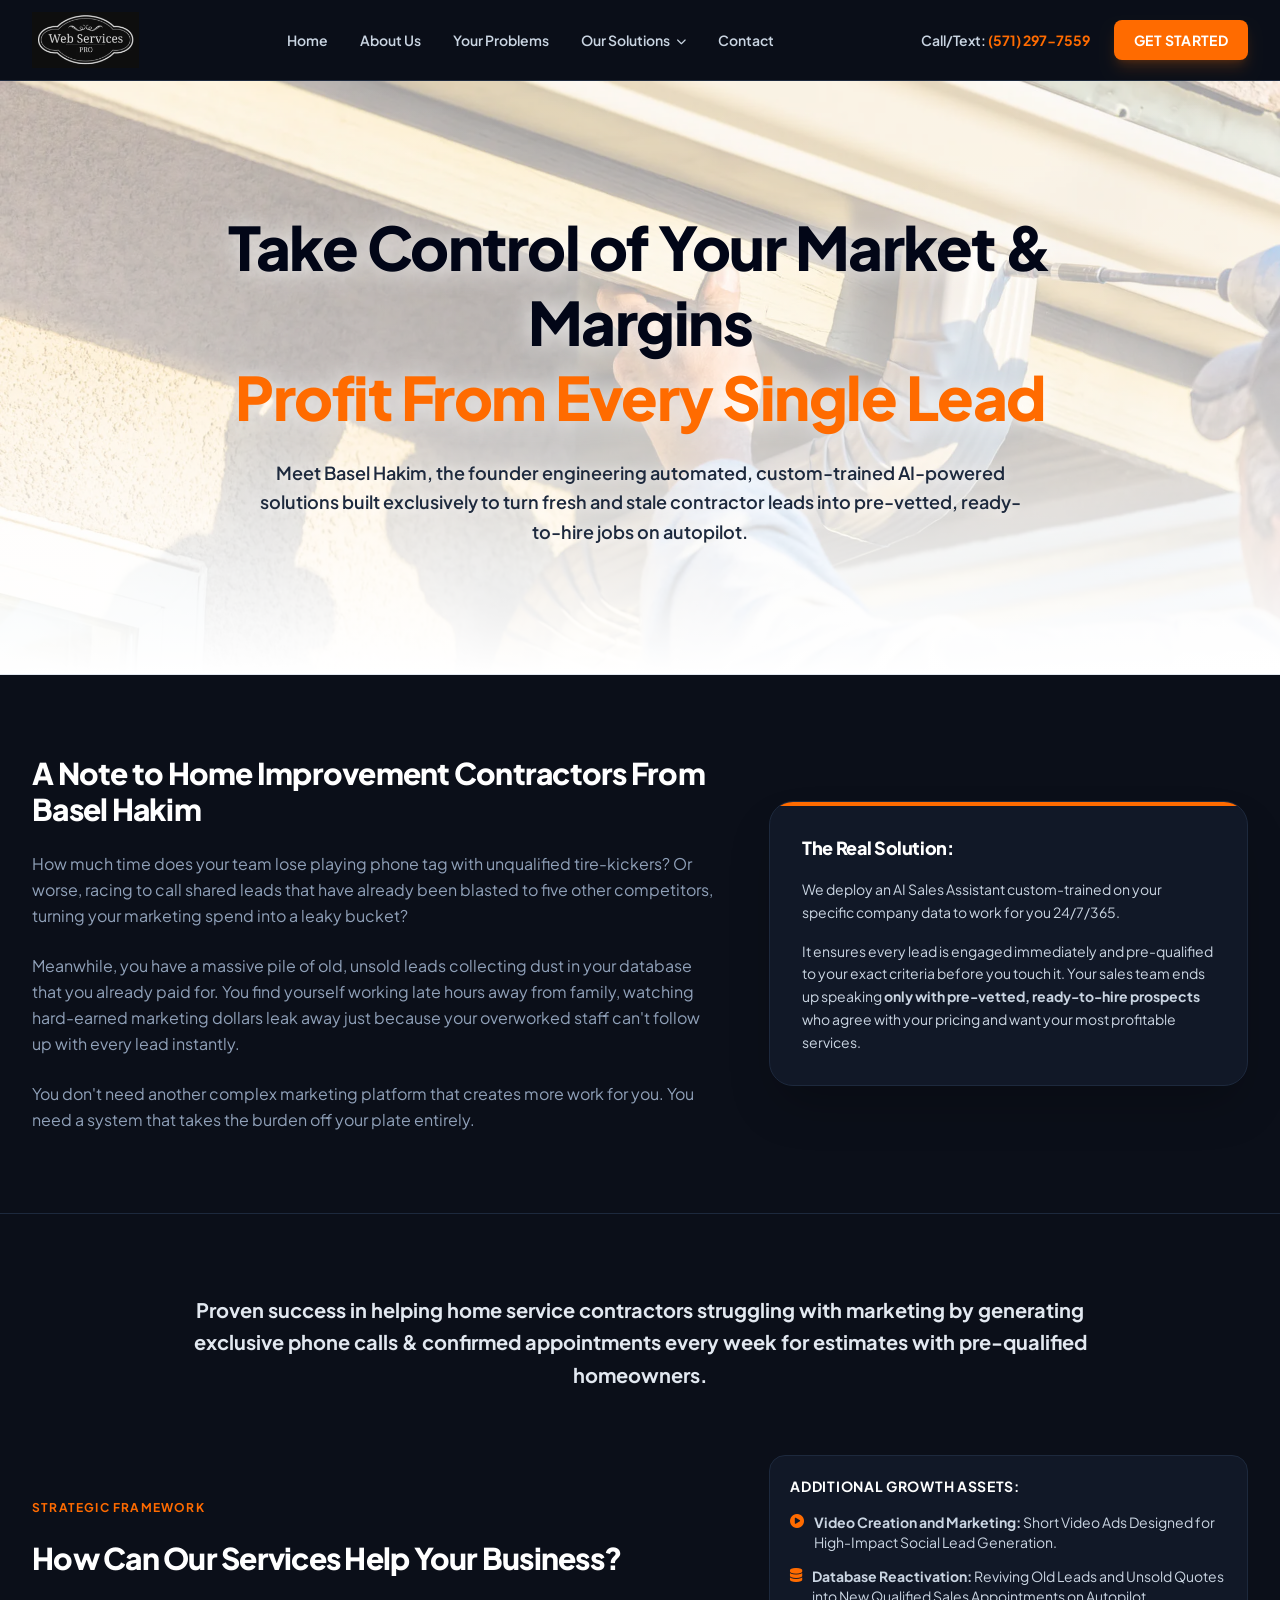
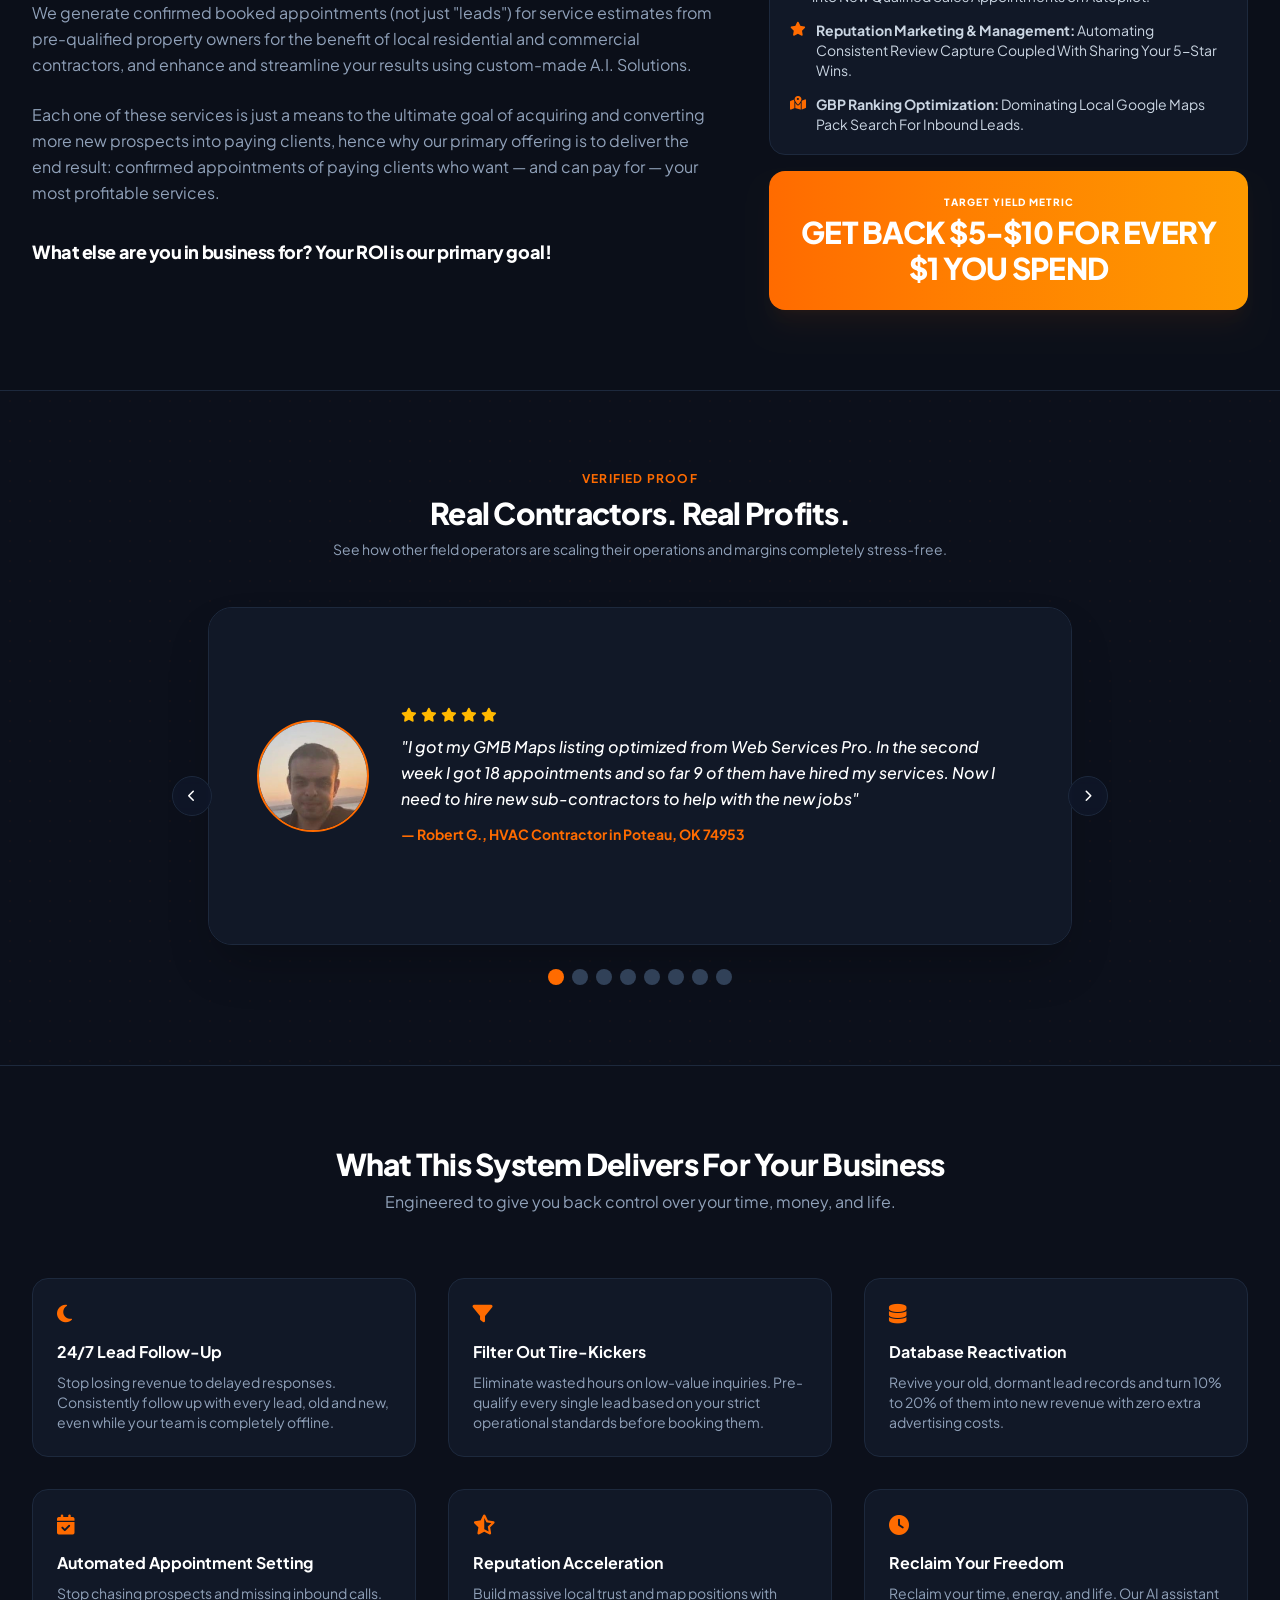
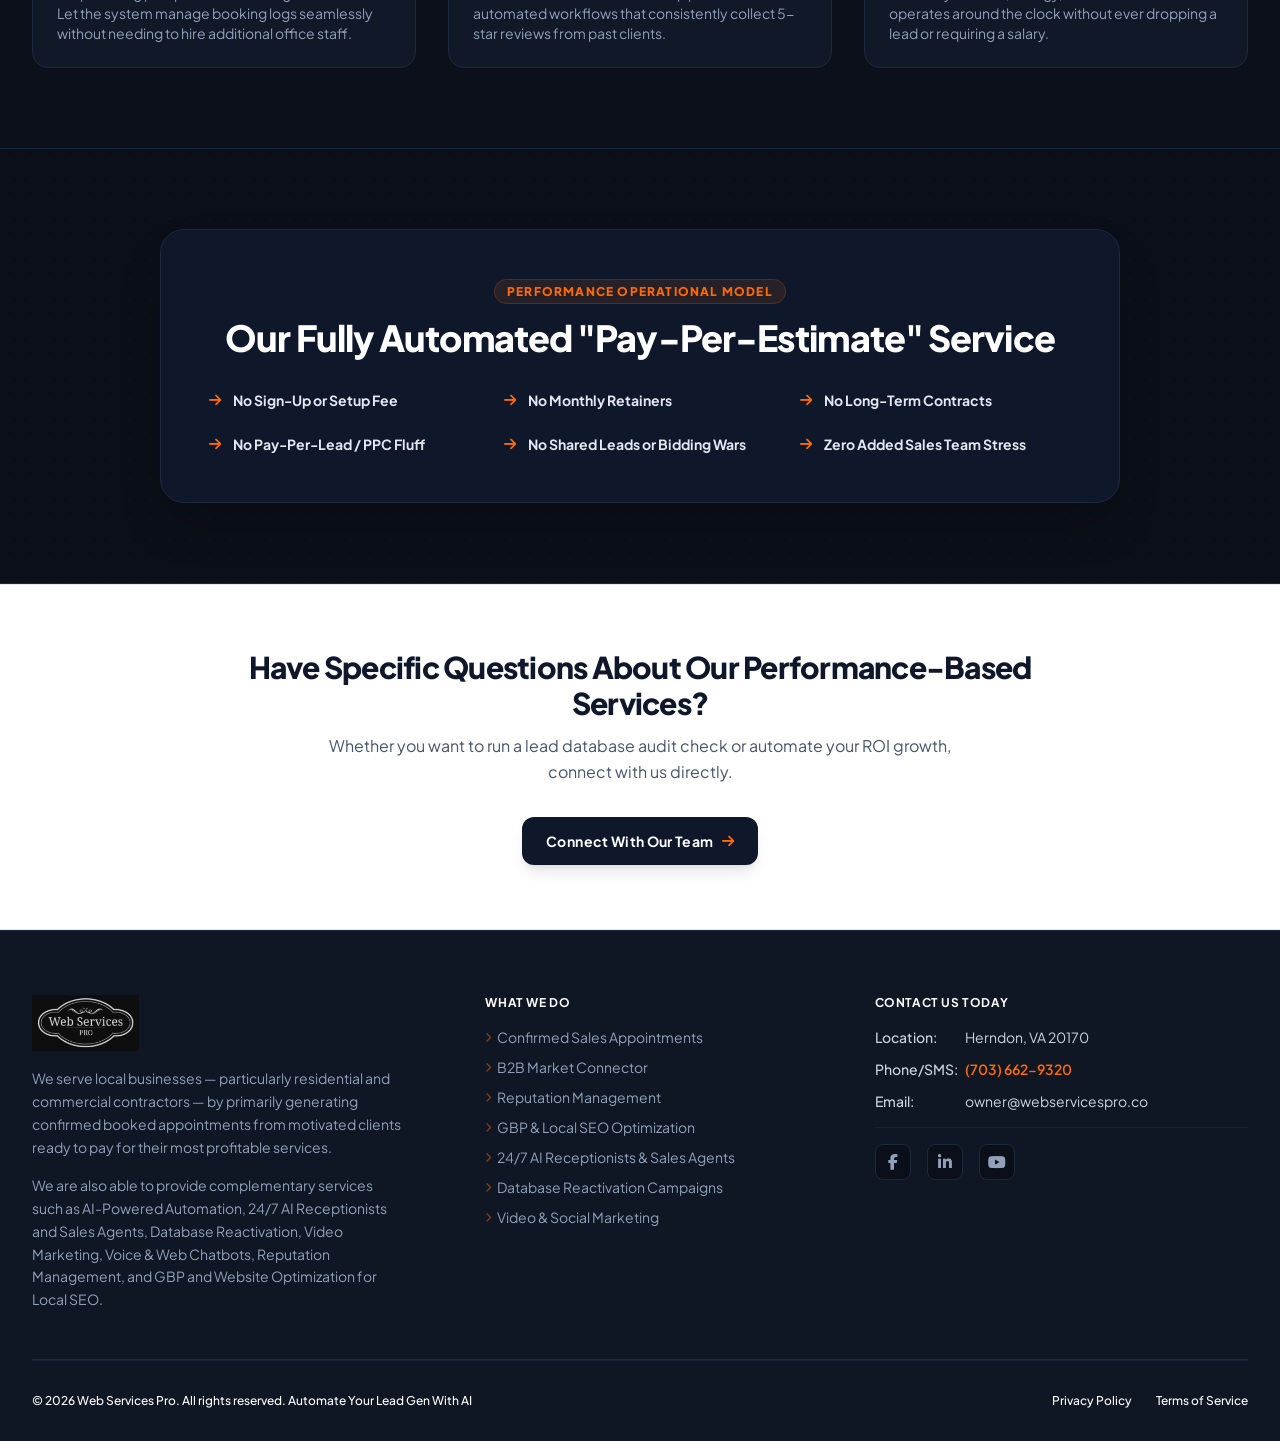
<file: about-us.html>
<!DOCTYPE html>
<html lang="en">
<head>
    <!-- Google tag (gtag.js) -->
	<script async defer src="https://www.googletagmanager.com/gtag/js?id=G-N3QEWQ2ZQH"></script>
	<script>
	  window.dataLayer = window.dataLayer || [];
	  function gtag(){dataLayer.push(arguments);}
  	  gtag('js', new Date());

	  gtag('config', 'G-N3QEWQ2ZQH');
	</script>
	<meta charset="UTF-8">
    <meta name="viewport" content="width=device-width, initial-scale=1.0">
	<link rel="canonical" href="https://webservicespro.co/about-us.html" />
    <title>About Basel Hakim & The Web Services Pro Mission | Web Services Pro</title>
    
    <script type="application/ld+json">
	{
	  "@context": "https://schema.org",
	  "@graph": [
	    {
	      "@type": "AboutPage",
	      "@id": "https://webservicespro.co/about-us.html#webpage",
	      "url": "https://webservicespro.co/about-us.html",
	      "name": "About Basel Hakim & The Web Services Pro Mission | Web Services Pro",
	      "isPartOf": {
	        "@type": "WebSite",
 	       "@id": "https://webservicespro.co/#website",
  	      "url": "https://webservicespro.co",
  	      "name": "Web Services Pro"
 	     },
  	    "description": "Meet Basel Hakim, the founder engineering automated, custom-trained AI-powered solutions built exclusively to turn fresh and stale contractor leads into pre-vetted, ready-to-hire jobs on autopilot.",
  	    "about": {
   	     "@id": "https://webservicespro.co/#organization"
	      },
  	    "mainEntity": {
   	     "@id": "https://webservicespro.co/#basel-hakim"
	      }
	    },
	    {
	      "@type": "ProfessionalService",
	      "@id": "https://webservicespro.co/#organization",
 	     "name": "Web Services Pro",
 	     "url": "https://webservicespro.co",
		"priceRange": "$$$$",
 	    "identifier": [
 		 	{
		    	"@type": "PropertyValue",
		    	"propertyID": "Google Knowledge Graph ID",
		    	"value": "/g/11c5z_n059"                           // Topic: Internet Marketing Service
		  	},
		  	{
 		   		"@type": "PropertyValue",
 		   		"propertyID": "Google Knowledge Graph ID",
 		   		"value": "/g/120hzj6v"                             // Topic: Marketing Agency
		  	}
			], 
			"sameAs": [
  			  "https://www.facebook.com/appointmentsforcontractors/",
			  "https://www.linkedin.com/in/get-leads-and-booked-appointments/",
			  "https://www.reddit.com/r/WebServicesPro/",
			  "https://www.youtube.com/@webservicespro",
			  "https://www.wikidata.org/wiki/Q9592701",             // Topic: Marketing Agency
			  "https://www.wikidata.org/wiki/Q56279965"				// Topic: Digital Marketing Specialist
			],
			"knowsAbout": [
			  {
 			   "@type": "Thing",
  			  "name": "Digital Marketing",
  			  "identifier": {
   			   "@type": "PropertyValue",
   			   "propertyID": "Google Knowledge Graph ID",
  			    "value": "/g/122hcnps"
  			  },
  			  "sameAs": [
  			    "https://www.wikidata.org/wiki/Q1323528"
  			  ]
  			},
			{
			  "@type": "Thing",
			  "name": "Google Ads",
 			 "identifier": {
 			   "@type": "PropertyValue",
 			   "propertyID": "Google Knowledge Graph ID",
 			   "value": "/m/03l68z"
 			 },
 			 "sameAs": [
 			   "https://www.wikidata.org/wiki/Q271982"
			  ]
			},
			{
			  "@type": "Thing",
			  "name": "Facebook Ads",
			  "identifier": {
			    "@type": "PropertyValue",
			    "propertyID": "Google Knowledge Graph ID",
			    "value": "/g/11mvrsc00p"
			  },
			  "sameAs": [
			    "https://www.wikidata.org/wiki/Q7612603"
			  ]
			},
			{
			  "@type": "Thing",
			  "name": "Pay Per Click (PPC)",
			  "identifier": {
			    "@type": "PropertyValue",
			    "propertyID": "Google Knowledge Graph ID",
			    "value": "/m/03_hgq"
			  },
			  "sameAs": [
			    "https://www.wikidata.org/wiki/Q29778"
			  ]
			},
			{
 			   "@type": "Thing",
  			  "name": "Social Video Marketing",
  			  "identifier": {
   			   "@type": "PropertyValue",
   			   "propertyID": "Google Knowledge Graph ID",
  			    "value": "/g/120mhxym"
  			  },
  			  "sameAs": [
  			    "https://www.wikidata.org/wiki/Q290463"
  			  ]
  			},
			{
 			   "@type": "Thing",
  			  "name": "Local SEO",
  			  "identifier": {
   			   "@type": "PropertyValue",
   			   "propertyID": "Google Knowledge Graph ID",
  			    "value": "/g/11dymty4xq"
  			  },
  			  "sameAs": [
  			    "https://www.wikidata.org/wiki/Q30324357"
  			  ]
  			},
			{
			  "@type": "Thing",
			  "name": "AI Chatbots",
			  "identifier": {
			    "@type": "PropertyValue",
			    "propertyID": "Google Knowledge Graph ID",
			    "value": "/m/01305y"
			  },
			  "sameAs": [
			    "https://www.wikidata.org/wiki/Q870780"
			  ]
			},
			{
			  "@type": "Thing",
			  "name": "Reputation Management",
			  "identifier": {
			    "@type": "PropertyValue",
			    "propertyID": "Google Knowledge Graph ID",
			    "value": "/m/03xggz"
			  },
			  "sameAs": [
			    "https://www.wikidata.org/wiki/Q478594"
			  ]
			},
			{
 			   "@type": "Thing",
  			  "name": "Marketing Automation",
  			  "identifier": {
   			   "@type": "PropertyValue",
   			   "propertyID": "Google Knowledge Graph ID",
  			    "value": "/m/02z3kxx"
  			  },
  			  "sameAs": [
  			    "https://www.wikidata.org/wiki/Q17103526"
  			  ]
  			},
			{
 			   "@type": "Thing",
  			  "name": "Speech Synthesis and AI in Marketing",
  			  "identifier": {
   			   "@type": "PropertyValue",
   			   "propertyID": "Google Knowledge Graph ID",
  			    "value": "/m/0brhx"
  			  },
  			  "sameAs": [
  			    "https://www.wikidata.org/wiki/Q16346",
				"https://www.google.com/search?kgmid=/m/03qcz9g",
				"https://www.wikidata.org/wiki/Q11660"
  			  ]
  			},
			{
 			   "@type": "Thing",
  			  "name": "Lead Generation",
  			  "identifier": {
   			   "@type": "PropertyValue",
   			   "propertyID": "Google Knowledge Graph ID",
  			    "value": "/g/11j8qr8r2x"
  			  },
  			  "sameAs": [
  			    "https://www.wikidata.org/wiki/Q7094093"
  			  ]
  			},
 			 {
  			  "@type": "Thing",
  			  "name": "Online Marketing",
  			  "identifier": {
   			   "@type": "PropertyValue",
   			   "propertyID": "Google Knowledge Graph ID",
  			    "value": "/m/05b1rx"
 			   }
			  }
		],
		"logo": {
 	       "@type": "ImageObject",
 	       "url": "https://webservicespro.co/Web-Services-Pro-Logo-Black.webp"
 	     },
 	     "telephone": "+1-571-297-7559",
 	     "email": "owner@webservicespro.co",
 	     "address": {
 	       "@type": "PostalAddress",
 	       "addressLocality": "Herndon",
 	       "addressRegion": "VA",
 	       "postalCode": "20170",
 	       "addressCountry": "US"
 	     },
 	     "founder": {
 	       "@id": "https://webservicespro.co/#basel-hakim"
 	     },
		"aggregateRating": {
        "@type": "AggregateRating",
        "ratingValue": "5",
        "bestRating": "5",
        "worstRating": "1",
        "reviewCount": "6"
      },
      "review": [
        {
          "@type": "Review",
          "reviewRating": {
            "@type": "Rating",
            "ratingValue": "5",
            "bestRating": "5"
          },
          "author": {
            "@type": "Person",
            "name": "Robert G.",
            "jobTitle": "HVAC Contractor",
            "address": {
              "@type": "PostalAddress",
              "addressLocality": "Poteau",
              "addressRegion": "OK",
              "postalCode": "74953"
            }
          },
          "reviewBody": "I got my GMB Maps listing optimized from Web Services Pro. In the second week I got 18 appointments and so far 9 of them have hired my services. Now I need to hire new sub-contractors to help with the new jobs"
        },
        {
          "@type": "Review",
          "reviewRating": {
            "@type": "Rating",
            "ratingValue": "5",
            "bestRating": "5"
          },
          "author": {
            "@type": "Person",
            "name": "Susan A.",
            "jobTitle": "Landscaper",
            "address": {
              "@type": "PostalAddress",
              "addressLocality": "Pomona",
              "addressRegion": "CA",
              "postalCode": "91766"
            }
          },
          "reviewBody": "Thanks to Hakim at Web Services Pro, I got a 213% increase in calls and inquiries from customers, and that was mainly from optimizing and ranking my Google My Business profile. I didn't really care that much about it before, but now I know better. I would HIGHLY recommend Web Services Pro if you're serious about your business"
        },
        {
          "@type": "Review",
          "reviewRating": {
            "@type": "Rating",
            "ratingValue": "5",
            "bestRating": "5"
          },
          "author": {
            "@type": "Person",
            "name": "Gilbert A.",
            "jobTitle": "Roofing Contractor",
            "address": {
              "@type": "PostalAddress",
              "addressLocality": "Long Beach",
              "addressRegion": "CA"
            }
          },
          "reviewBody": "Work is pouring in for our Roofing business - glad we partnered with them. Already ROI positive in my first month. I think it's great that we don't pay if the homeowner doesn't meet us for the estimate"
        },
        {
          "@type": "Review",
          "reviewRating": {
            "@type": "Rating",
            "ratingValue": "5",
            "bestRating": "5"
          },
          "author": {
            "@type": "Person",
            "name": "Mike C.",
            "jobTitle": "Roofing Contractor",
            "address": {
              "@type": "PostalAddress",
              "addressLocality": "Millersville",
              "addressRegion": "MD",
              "postalCode": "21108"
            }
          },
          "reviewBody": "We got 21 appointments last month, closed 5 of them and netted $70,000 in profit... highly recommend!"
        },
        {
          "@type": "Review",
          "reviewRating": {
            "@type": "Rating",
            "ratingValue": "5",
            "bestRating": "5"
          },
          "author": {
            "@type": "Person",
            "name": "Steve P.",
            "jobTitle": "HVAC & Plumbing Contractor",
            "address": {
              "@type": "PostalAddress",
              "addressLocality": "Charlotte",
              "addressRegion": "NC"
            }
          },
          "reviewBody": "We're very happy with the HVAC ad campaigns, they're basically carrying us right now. The first two weeks we had 7 booked appointments for install estimates, that lead to 2 jobs."
        },
        {
          "@type": "Review",
          "reviewRating": {
            "@type": "Rating",
            "ratingValue": "5",
            "bestRating": "5"
          },
          "author": {
            "@type": "Person",
            "name": "Jimmy H.",
            "jobTitle": "HVAC Contractor",
            "address": {
              "@type": "PostalAddress",
              "addressLocality": "Pampa",
              "addressRegion": "TX",
              "postalCode": "79065"
            }
          },
          "reviewBody": "We closed $112K in sales from your appointments. Thanks so much for the help!"
        }
      	],
 	     "makesOffer": {
 	       "@type": "Offer",
   	     "itemOffered": {
   	       "@type": "Service",
   	       "name": "AI-Powered Appointment Generation & Digital Marketing",
   	       "serviceType": "AI Automation and Digital Marketing",
   	       "provider": {
   	         "@id": "https://webservicespro.co/#organization"
   	       },
   	       "areaServed": {
   	         "@type": "Country",
   	         "name": "United States"
   	       },
   	       "audience": {
 			 "@type": "BusinessAudience",
			  "audienceType": "Residential and Commercial Contractors, Home Services Tradesmen",
			  "description": "Roofing Contractors, Siding Contractors, Solar Contractors, HVAC technicians, Plumbers, Electricians, Flooring Contractors, Concrete Contractors, Deck Builders, Fence Builders, Swimming Pool Builders, Landscapers, Arborists, Kitchen Remodelers, Bathroom Remodelers, Painters, Window Installers, Insulation Contractors",
			  "identifier": [
			    {
			      "@type": "PropertyValue",
			      "propertyID": "Google Knowledge Graph ID",
			      "value": "/g/11h1q4vkxb"                               // Entity: General Contractor
			    },
			    {
			      "@type": "PropertyValue",
			      "propertyID": "Google Knowledge Graph ID",
			      "value": "/g/11tdwby74g"                               // Entity: Commercial Roofer
			    },
			    {
			      "@type": "PropertyValue",
			      "propertyID": "Google Knowledge Graph ID",
			      "value": "/g/11c5xgglrs"                               // Entity: Flooring Contractor
			    },
			    {
			      "@type": "PropertyValue",
 			     "propertyID": "Google Knowledge Graph ID",
 			     "value": "/g/11cn9g5sc3"                               // Entity: HVAC Contractor
 			   },
			    {
			      "@type": "PropertyValue",
			      "propertyID": "Google Knowledge Graph ID",
			      "value": "/m/0117kygn"                               // Entity: Solar Contractor
			    },
			    {
			      "@type": "PropertyValue",
			      "propertyID": "Google Knowledge Graph ID",
			      "value": "/g/11cn9fjs22"                               // Entity: Swimming Pool Contractor
			    },
			    {
   			   "@type": "PropertyValue",
  			    "propertyID": "Google Knowledge Graph ID",
  			    "value": "/m/07ry5s"                               // Entity: Moving Company
 			   },
 			   {
 			     "@type": "PropertyValue",
 			     "propertyID": "Google Knowledge Graph ID",
 			     "value": "/g/11c5z_pcf_"                               // Entity: Kitchen Remodeler
			    },
			    {
			      "@type": "PropertyValue",
			      "propertyID": "Google Knowledge Graph ID",
 			     "value": "/g/11c5_5fwkj"                               // Entity: Bathroom Remodeler
 			   },
 			   {
 			     "@type": "PropertyValue",
 			     "propertyID": "Google Knowledge Graph ID",
 			     "value": "/g/11j317hrh5"                               // Entity: Landscaper
 			   },
 			   {
 			     "@type": "PropertyValue",
  			    "propertyID": "Google Knowledge Graph ID",
  			    "value": "/g/11dxd352_7"                               // Entity: Arborist
  			  },
  			  {
  			    "@type": "PropertyValue",
  			    "propertyID": "Google Knowledge Graph ID",
  			    "value": "/g/11c5xcyy_j"                               // Entity: Concrete Contractor
 			   },
 			   {
 			     "@type": "PropertyValue",
 			     "propertyID": "Google Knowledge Graph ID",
 			     "value": "/m/01bw9x"                               // Entity: Electrician
 			   },
 			   {
			      "@type": "PropertyValue",
			      "propertyID": "Google Knowledge Graph ID",
			      "value": "/m/01jp58"                               // Entity: Plumber
 			   },
 			   {
 			     "@type": "PropertyValue",
 			     "propertyID": "Google Knowledge Graph ID",
 			     "value": "/g/11cn9gh7cc"                               // Entity: Deck builder
 			   },
 			   {
 			     "@type": "PropertyValue",
  			    "propertyID": "Google Knowledge Graph ID",
  			    "value": "/g/11c2nt1v_7"                               // Entity: Fence Contractor
  			  },
 			   {
 			     "@type": "PropertyValue",
  			    "propertyID": "Google Knowledge Graph ID",
  			    "value": "/g/11bxkmbj9w"                               // Entity: Gate Contractor
  			  },
  			  {
  			    "@type": "PropertyValue",
  			    "propertyID": "Google Knowledge Graph ID",
  			    "value": "/g/11lt1b3tk9"                               // Entity: Window Installer
  			  },
 			   {
 			     "@type": "PropertyValue",
 			     "propertyID": "Google Knowledge Graph ID",
  			    "value": "/g/11h8r97qjy"                               // Entity: Window Repairman
  			  },
  			  {
 			     "@type": "PropertyValue",
  			    "propertyID": "Google Knowledge Graph ID",
  			    "value": "/g/11j8qr9s30"                               // Entity: Painter
  			  },
  			  {
  			    "@type": "PropertyValue",
  			    "propertyID": "Google Knowledge Graph ID",
  			    "value": "/g/11cn9dg7n4"                               // Entity: Insulation Contractor
  			  },
  			  {
  			    "@type": "PropertyValue",
   			   "propertyID": "Google Knowledge Graph ID",
  			    "value": "/g/11n033fw32"                               // Entity: Residential Roofer
 			   }
 			 ],
 			 "sameAs": [
 			   "https://www.wikidata.org/wiki/Q289612",             // Topic: General Contractor
 			   "https://www.wikidata.org/wiki/Q552378",             // Topic: Roofing Contractor
 			   "https://www.wikidata.org/wiki/Q123131309",	// Topic: Flooring Contractor
 			   "https://www.wikidata.org/wiki/Q125394493",	// Topic: HVAC Technician
  			  "https://www.wikidata.org/wiki/Q1757263", 	// Topic: Moving Company
  			  "https://www.onetonline.org/link/summary/47-2231.00", 	// Topic: Solar Panel Installers
  			  "https://www.onetonline.org/link/summary/47-2044.00", 	// Topic: Tile and Stone
  			  "https://www.naics.com/naics-code-description/?code=236118",	// Topic: Residential Remodelers
  			  "https://www.naics.com/naics-code-description/?code=561730", 	// Topic: Landscapers
 			   "https://www.wikidata.org/wiki/Q43184282", 	// Topic: Landscapers
 			   "https://www.wikidata.org/wiki/Q776268", 	// Topic: Arborist
 			   "https://www.naics.com/naics-code-description/?code=238990", 	// Topic: Other Contractors
 			   "https://www.wikidata.org/wiki/Q123178345", 	// Topic: Concrete Contractors
 			   "https://www.wikidata.org/wiki/Q252924", 	// Topic: Plumber
 			   "https://www.wikidata.org/wiki/Q165029", 	// Topic: Electrician
  			  "https://www.onetonline.org/link/summary/47-4031.00", 	// Topic: Fence/Gate Builder
  			  "https://www.wikidata.org/wiki/Q288728", 	// Topic: Painter
  			  "https://www.wikidata.org/wiki/Q123131307",	// Topic: Drywall and Insulation
  			  "https://www.wikidata.org/wiki/Q123131303",	// Topic: Building Exterior Contractors
  			  "https://www.naics.com/naics-code-description/?code=238350"	// Topic: Window & Door Installers
			  ],
			  "geographicArea": {
			    "@type": "Country",
			    "name": "United States"
			  }
			}
    	    }
      	}
    	},
    	{
      	"@type": "Person",
      	"@id": "https://webservicespro.co/#basel-hakim",
      	"name": "Basel Hakim",
      	"jobTitle": "Founder, Owner & Systems Engineer",
      	"worksFor": {
        	"@id": "https://webservicespro.co/#organization"
      	},
      	"description": "Basel Hakim is a business automation engineer and founder of Web Services Pro, specializing in designing custom conversational AI frameworks and performance-based marketing architectures exclusively for the home improvement and contractor industry.",
      	"sameAs": [
        	"https://www.linkedin.com/in/get-leads-and-booked-appointments/"
      	],
      	"knowsAbout": [
        	{
          	"@type": "Thing",
          	"name": "Entrepreneurship",
			"identifier": {
 				 "@type": "PropertyValue",
 				 "propertyID": "Google Knowledge Graph ID",
 				 "value": "/m/02nwq"
				},
          	"sameAs": [
            	"https://en.wikipedia.org/wiki/Entrepreneurship",
            	"https://www.wikidata.org/wiki/Q3908516"
	          ]
    	    },
        	{
	          "@type": "Thing",
    	      "name": "Business Process Automation",
				"identifier": {
 				 "@type": "PropertyValue",
 				 "propertyID": "Google Knowledge Graph ID",
 				 "value": "/m/04bybg"
				},
        	  "sameAs": [
            	"https://en.wikipedia.org/wiki/Business_process_automation",
	            "https://www.wikidata.org/wiki/Q5001911",
				"https://www.google.com/search?kgmid=/g/11j31_nqhd"
    	      ]
        	},
        	{
          	"@type": "Thing",
  	        "name": "Marketing and Sales",
			"identifier": {
 				 "@type": "PropertyValue",
 				 "propertyID": "Google Knowledge Graph ID",
 				 "value": "/m/0g4gr"
				},
    	      "sameAs": [
        	    "https://en.wikipedia.org/wiki/Marketing",
            	"https://www.wikidata.org/wiki/Q39809"
  	        ]
    	    },
        	{
 	         "@type": "Thing",
    	      "name": "Lead Generation and Sales Prospecting",
				"identifier": {
 				 "@type": "PropertyValue",
 				 "propertyID": "Google Knowledge Graph ID",
 				 "value": "/g/11j8qr8r2x"
				},
        	  "sameAs": [
				"https://en.wikipedia.org/wiki/Lead_generation",
				"https://www.wikidata.org/wiki/Q7094093"
			  ]
  	      },
    	    {
        	  "@type": "Thing",
          	"name": "Artificial Intelligence",
			"identifier": {
 				 "@type": "PropertyValue",
 				 "propertyID": "Google Knowledge Graph ID",
 				 "value": "/m/03qcz9g"
				},
          	"sameAs": [
            	"https://en.wikipedia.org/wiki/Artificial_intelligence_in_marketing",
            	"https://www.wikidata.org/wiki/Q11660"
          	]
        	}
      	]
    	}
  	]
	}
	</script>

    <link rel="preconnect" href="https://fonts.googleapis.com">
  	<link rel="preconnect" href="https://fonts.gstatic.com" crossorigin>

  	<link rel="preload" href="https://cdnjs.cloudflare.com/ajax/libs/font-awesome/6.4.0/webfonts/fa-solid-900.woff2" as="font" type="font/woff2" crossorigin>
  	<link rel="preload" href="https://cdnjs.cloudflare.com/ajax/libs/font-awesome/6.4.0/webfonts/fa-brands-400.woff2" as="font" type="font/woff2" crossorigin>

  	<link rel="stylesheet" href="output.css">  

  	<link href="https://fonts.googleapis.com/css2?family=Plus+Jakarta+Sans:wght@300;400;500;600;700;800;900&display=swap" rel="stylesheet">

	<style>
        body {
            font-family: 'Plus Jakarta Sans', sans-serif;
        }
        .dot-grid {
            background-image: radial-gradient(rgba(255, 107, 0, 0.03) 1px, transparent 1px);
            background-size: 20px 20px;
        }
    </style>
    <link rel="stylesheet" href="https://cdnjs.cloudflare.com/ajax/libs/font-awesome/6.4.0/css/all.min.css" media="print" onload="this.media='all'">
</head>
<body class="bg-darkBg text-slate-100 font-sans antialiased selection:bg-brandOrange selection:text-white">

    <header class="border-b border-slate-800 bg-darkBg/90 backdrop-blur sticky top-0 z-50">
        <div class="max-w-7xl mx-auto px-4 sm:px-6 lg:px-8">
            <div class="flex h-20 items-center justify-between">
                
                <div class="flex items-center">
                    <a href="index.html" class="flex-shrink-0 flex items-center">
                        <img src="Web-Services-Pro-Logo-Black.webp" alt="Web Services Pro Logo" width="188" height="98" class="h-14 w-auto object-contain">
                    </a>
                </div>

                <nav class="hidden lg:flex items-center space-x-8">
                    <a href="index.html" class="text-sm font-semibold text-slate-300 hover:text-brandOrange transition">Home</a>
                    <a href="about-us.html" class="text-sm font-semibold text-slate-300 hover:text-brandOrange transition">About Us</a>
                    <a href="revenue-leaks.html" class="text-sm font-semibold text-slate-300 hover:text-brandOrange transition">Your Problems</a>

                    <div class="relative group">
                        <button class="flex items-center gap-1.5 text-sm font-semibold text-slate-300 hover:text-brandOrange transition focus:outline-none py-4">
                            Our Solutions <i class="fa-solid fa-chevron-down text-[10px] tracking-none group-hover:rotate-180 transition-transform duration-200 mt-0.5"></i>
                        </button>
                        <div class="absolute top-full left-1/2 -translate-x-1/2 mt-0 w-64 bg-darkCard border border-slate-800 rounded-2xl p-2.5 shadow-2xl opacity-0 invisible group-hover:opacity-100 group-hover:visible transition-all duration-200 z-50 space-y-1">
                            <a href="ai-agents-chatbots.html" class="block px-4 py-2.5 rounded-xl text-xs font-bold text-slate-300 hover:bg-brandOrange/10 hover:text-white transition">🤖 AI Voice & Chat Agents</a>
                            <a href="gbp-optimization.html" class="block px-4 py-2.5 rounded-xl text-xs font-bold text-slate-300 hover:bg-brandOrange/10 hover:text-white transition">📍 GBP Maps Optimization</a>
                            <a href="reputation-management.html" class="block px-4 py-2.5 rounded-xl text-xs font-bold text-slate-300 hover:bg-brandOrange/10 hover:text-white transition">⭐ Reputation Management</a>
                            <a href="database-reactivation.html" class="block px-4 py-2.5 rounded-xl text-xs font-bold text-slate-300 hover:bg-brandOrange/10 hover:text-white transition">🗄️ Database Reactivation</a>
                            <a href="video-marketing.html" class="block px-4 py-2.5 rounded-xl text-xs font-bold text-slate-300 hover:bg-brandOrange/10 hover:text-white transition">🎥 Video Marketing Ads</a>
							<a href="b2b-market-connector.html" class="block px-4 py-2.5 rounded-xl text-xs font-bold text-brandOrange bg-brandOrange/10 transition">🤝 B2B Market Connector</a>
                        </div>
                    </div>

                    <a href="contact.html" class="text-sm font-semibold text-slate-300 hover:text-brandOrange transition">Contact</a>
                </nav>

                <div class="hidden lg:flex items-center space-x-6">
                    <a href="tel:5712977559" class="text-sm font-semibold text-slate-300 hover:text-white transition">
                        Call/Text: <span class="text-brandOrange font-bold">(571) 297-7559</span>
                    </a>
                    <a href="contact.html" class="bg-brandOrange hover:bg-brandOrangeHover text-white px-5 py-2.5 rounded-lg text-sm font-bold tracking-wide shadow-lg shadow-brandOrange/20 transition duration-200 uppercase">
                        Get Started
                    </a>
                </div>

                <div class="flex lg:hidden items-center space-x-4">
                    <a href="tel:5712977559" class="text-xs font-bold text-brandOrange bg-brandOrange/5 border border-brandOrange/10 px-3 py-1.5 rounded-lg">
                        (571) 297-7559
                    </a>
                    <button id="mobile-menu-toggle" type="button" class="text-slate-400 hover:text-white focus:outline-none text-xl p-1" aria-label="Toggle navigation menu">
                        <i id="menu-icon" class="fa-solid fa-bars"></i>
                    </button>
                </div>

            </div>
        </div>

        <div id="mobile-menu" class="hidden lg:hidden border-t border-slate-800/80 bg-darkBg px-4 pt-4 pb-6 space-y-4 shadow-2xl">
            <div class="flex flex-col space-y-2">
                <a href="index.html" class="text-sm font-bold text-slate-300 hover:text-brandOrange transition py-1.5 border-b border-slate-900">Home</a>
                <a href="about-us.html" class="text-sm font-bold text-slate-300 hover:text-brandOrange transition py-1.5 border-b border-slate-900">About Us</a>
                <a href="revenue-leaks.html" class="text-sm font-bold text-slate-300 hover:text-brandOrange transition py-1.5 border-b border-slate-900">Your Problems</a>

                <div class="py-2 space-y-1.5 border-b border-slate-900">
                    <span class="block text-[10px] font-black uppercase text-slate-300 tracking-wider mb-1">Our Core Focus Areas</span>
                    <a href="ai-agents-chatbots.html" class="block text-xs font-bold text-slate-300 hover:text-brandOrange transition pl-2 py-1">🤖 AI Voice & Chat Agents</a>
                    <a href="gbp-optimization.html" class="block text-xs font-bold text-slate-300 hover:text-brandOrange transition pl-2 py-1">📍 GBP Maps Optimization</a>
                    <a href="reputation-management.html" class="block text-xs font-bold text-slate-300 hover:text-brandOrange transition pl-2 py-1">⭐ Reputation Management</a>
                    <a href="database-reactivation.html" class="block text-xs font-bold text-slate-300 hover:text-brandOrange transition pl-2 py-1">🗄️ Database Reactivation</a>
                    <a href="video-marketing.html" class="block text-xs font-bold text-slate-300 hover:text-brandOrange transition pl-2 py-1">🎥 Video Marketing Ads</a>
					<a href="b2b-market-connector.html" aria-current="page" class="block text-xs font-bold text-brandOrange transition pl-2 py-1">🤝 B2B Market Connector</a>
                </div>

                <a href="contact.html" class="text-sm font-bold text-slate-300 hover:text-brandOrange transition py-1.5">Contact</a>
            </div>
            
            <div class="pt-2">
                <a href="contact.html" class="block w-full bg-brandOrange hover:bg-brandOrangeHover text-white py-3 rounded-xl text-center font-black text-xs uppercase tracking-wider transition shadow-lg shadow-brandOrange/25">
                    Get Started
                </a>
            </div>
        </div>
    </header>

	<main id="main-content">

    <section class="relative overflow-hidden py-24 lg:py-32 border-b border-slate-200 bg-white">
        
        <img src="images/gutters-background.webp" alt="Gutters Project Background" fetchpriority="high" class="absolute inset-0 w-full h-full object-cover opacity-40 pointer-events-none">
		
        <div class="absolute inset-0 bg-gradient-to-b from-white/50 via-white/20 to-white pointer-events-none"></div>
		
        <div class="max-w-5xl mx-auto px-4 sm:px-6 lg:px-8 text-center relative z-10">
            <h1 class="text-4xl sm:text-5xl lg:text-6xl font-black tracking-tight text-slate-950 leading-tight drop-shadow-[0_2px_12px_rgba(255,255,255,0.85)]">
                Take Control of Your Market & Margins<br>
                <span class="text-brandOrange">Profit From Every Single Lead</span>
            </h1>
            
            <p class="mt-6 text-base sm:text-lg text-slate-800 max-w-3xl mx-auto font-semibold leading-relaxed drop-shadow-[0_1px_6px_rgba(255,255,255,0.9)]">
                Meet Basel Hakim, the founder engineering automated, custom-trained AI-powered solutions built exclusively to turn fresh and stale contractor leads into pre-vetted, ready-to-hire jobs on autopilot.
            </p>
        </div>
    </section>
    
    <section class="py-20 border-b border-slate-800">
        <div class="max-w-7xl mx-auto px-4 sm:px-6 lg:px-8">
            <div class="grid grid-cols-1 lg:grid-cols-12 gap-12 items-center">
                
                <div class="lg:col-span-7 space-y-6">
                    <h2 class="text-2xl sm:text-3xl font-extrabold text-white tracking-tight">
                        A Note to Home Improvement Contractors From Basel Hakim
                    </h2>
                    <p class="text-slate-400 text-sm sm:text-base leading-relaxed">
                        How much time does your team lose playing phone tag with unqualified tire-kickers? Or worse, racing to call shared leads that have already been blasted to five other competitors, turning your marketing spend into a leaky bucket?
                    </p>
                    <p class="text-slate-400 text-sm sm:text-base leading-relaxed">
                        Meanwhile, you have a massive pile of old, unsold leads collecting dust in your database that you already paid for. You find yourself working late hours away from family, watching hard-earned marketing dollars leak away just because your overworked staff can't follow up with every lead instantly.
                    </p>
                    <p class="text-slate-400 text-sm sm:text-base leading-relaxed">
                        You don't need another complex marketing platform that creates more work for you. You need a system that takes the burden off your plate entirely.
                    </p>
                </div>

                <div class="lg:col-span-5">
                    <div class="bg-darkCard border border-slate-800 rounded-3xl p-6 sm:p-8 relative overflow-hidden shadow-2xl">
                        <div class="absolute top-0 left-0 w-full h-1 bg-brandOrange"></div>
                        <h4 class="text-white font-black text-lg tracking-tight mb-4">The Real Solution:</h4>
                        <p class="text-slate-300 text-xs sm:text-sm leading-relaxed mb-4">
                            We deploy an AI Sales Assistant custom-trained on your specific company data to work for you 24/7/365. 
                        </p>
                        <p class="text-slate-300 text-xs sm:text-sm leading-relaxed">
                            It ensures every lead is engaged immediately and pre-qualified to your exact criteria before you touch it. Your sales team ends up speaking <strong>only with pre-vetted, ready-to-hire prospects</strong> who agree with your pricing and want your most profitable services.
                        </p>
                    </div>
                </div>

            </div>
        </div>
    </section>
    
    <section class="py-20 border-b border-slate-800">
        <div class="max-w-7xl mx-auto px-4 sm:px-6 lg:px-8">
            
            <div class="max-w-4xl mx-auto text-center mb-16">
                <p class="text-lg sm:text-xl font-bold text-slate-200 leading-relaxed border-l-4 border-brandOrange pl-4 md:pl-0 md:border-l-0">
                    Proven success in helping home service contractors struggling with marketing by generating exclusive phone calls & confirmed appointments every week for estimates with pre-qualified homeowners.
                </p>
            </div>

            <div class="grid grid-cols-1 lg:grid-cols-12 gap-12 items-center">
                
                <div class="lg:col-span-7 space-y-6">
                    <span class="text-xs font-bold tracking-widest text-brandOrange uppercase block">Strategic Framework</span>
                    <h2 class="text-3xl font-black text-white tracking-tight">
                        How Can Our Services Help Your Business?
                    </h2>
                    <p class="text-slate-400 text-sm sm:text-base leading-relaxed">
                        We generate confirmed booked appointments (not just "leads") for service estimates from pre-qualified property owners for the benefit of local residential and commercial contractors, and enhance and streamline your results using custom-made A.I. Solutions. 
                    </p>
                    <p class="text-slate-400 text-sm sm:text-base leading-relaxed">
                        Each one of these services is just a means to the ultimate goal of acquiring and converting more new prospects into paying clients, hence why our primary offering is to deliver the end result: confirmed appointments of paying clients who want — and can pay for — your most profitable services.
                    </p>
                    <div class="pt-2">
                        <span class="text-lg font-black text-white tracking-tight block">What else are you in business for? Your ROI is our primary goal!</span>
                    </div>
                </div>

                <div class="lg:col-span-5 space-y-4">
                    <div class="p-5 bg-darkCard border border-slate-800 rounded-2xl relative overflow-hidden group">
                        
                        <h4 class="text-white font-bold text-sm uppercase tracking-wider mb-4 text-slate-400">Additional Growth Assets:</h4>
                        <ul class="space-y-3.5 text-xs sm:text-sm text-slate-300">
                            <li class="flex items-start gap-2.5">
                                <i class="fa-solid fa-circle-play text-brandOrange mt-0.5 shrink-0"></i>
                                <span><strong>Video Creation and Marketing:</strong> Short Video Ads Designed for High-Impact Social Lead Generation.</span>
                            </li>
                            <li class="flex items-start gap-2.5">
                                <i class="fa-solid fa-database text-brandOrange mt-0.5 shrink-0"></i>
                                <span><strong>Database Reactivation:</strong> Reviving Old Leads and Unsold Quotes into New Qualified Sales Appointments on Autopilot.</span>
                            </li>
                            <li class="flex items-start gap-2.5">
                                <i class="fa-solid fa-star text-brandOrange mt-0.5 shrink-0"></i>
                                <span><strong>Reputation Marketing & Management:</strong> Automating Consistent Review Capture Coupled With Sharing Your 5-Star Wins.</span>
                            </li>
                            <li class="flex items-start gap-2.5">
                                <i class="fa-solid fa-map-location-dot text-brandOrange mt-0.5 shrink-0"></i>
                                <span><strong>GBP Ranking Optimization:</strong> Dominating Local Google Maps Pack Search For Inbound Leads.</span>
                            </li>
                        </ul>
                    </div>

                    <div class="bg-gradient-to-r from-brandOrange to-amber-500 p-6 rounded-2xl text-center shadow-xl shadow-brandOrange/5">
                        <span class="text-[10px] font-black tracking-widest text-white uppercase block mb-1">Target Yield Metric</span>
                        <h3 class="text-2xl sm:text-3xl font-black text-white tracking-tight">GET BACK $5-$10 FOR EVERY $1 YOU SPEND</h3>
                    </div>
                </div>

            </div>
        </div>
    </section>

    <section class="py-20 bg-darkCard/20 border-b border-slate-800 relative overflow-hidden dot-grid">
        <div class="max-w-7xl mx-auto px-4 sm:px-6 lg:px-8 relative">
            
            <div class="text-center max-w-3xl mx-auto mb-12">
                <span class="text-xs font-bold tracking-widest text-brandOrange uppercase block mb-2">Verified Proof</span>
                <h2 class="text-3xl font-black text-white tracking-tight">Real Contractors. Real Profits.</h2>
                <p class="text-slate-400 text-xs sm:text-sm mt-2">See how other field operators are scaling their operations and margins completely stress-free.</p>
            </div>

            <div class="relative max-w-4xl mx-auto px-4">
                
                <div class="overflow-hidden rounded-3xl border border-slate-800 bg-darkCard shadow-2xl">
                    <div id="testimonialTrack" class="flex transition-transform duration-500 ease-out" style="transform: translateX(0%);">
                        
                        <div class="w-full shrink-0 p-8 md:p-12 flex flex-col md:flex-row items-center gap-8 bg-darkCard">
                            <img src="images/review-robert-g.webp" alt="Robert G." width="112" height="112" class="w-24 h-24 sm:w-28 sm:h-28 rounded-full object-cover border-2 border-brandOrange shrink-0 bg-slate-800">
                            <div class="space-y-3 text-center md:text-left">
                                <div class="flex justify-center md:justify-start gap-1 text-amber-400 text-sm"><i class="fa-solid fa-star"></i><i class="fa-solid fa-star"></i><i class="fa-solid fa-star"></i><i class="fa-solid fa-star"></i><i class="fa-solid fa-star"></i></div>
                                <blockquote class="text-white text-sm sm:text-base font-medium italic leading-relaxed">"I got my GMB Maps listing optimized from Web Services Pro. In the second week I got 18 appointments and so far 9 of them have hired my services. Now I need to hire new sub-contractors to help with the new jobs"</blockquote>
                                <cite class="block not-italic text-xs sm:text-sm font-bold text-brandOrange">— Robert G., HVAC Contractor in Poteau, OK 74953</cite>
                            </div>
                        </div>

                        <div class="w-full shrink-0 p-8 md:p-12 flex flex-col md:flex-row items-center gap-8 bg-darkCard">
                            <img src="images/review-susan-a.webp" alt="Susan A." width="112" height="112" class="w-24 h-24 sm:w-28 sm:h-28 rounded-full object-cover border-2 border-brandOrange shrink-0 bg-slate-800">
                            <div class="space-y-3 text-center md:text-left">
                                <div class="flex justify-center md:justify-start gap-1 text-amber-400 text-sm"><i class="fa-solid fa-star"></i><i class="fa-solid fa-star"></i><i class="fa-solid fa-star"></i><i class="fa-solid fa-star"></i><i class="fa-solid fa-star"></i></div>
                                <blockquote class="text-white text-sm sm:text-base font-medium italic leading-relaxed">"Thanks to Hakim at Web Services Pro, I got a 213% increase in calls and inquiries from customers, and that was mainly from optimizing and ranking my Google My Business profile. I didn't really care that much about it before, but now I know better. I would HIGHLY recommend Web Services Pro if you're serious about your business"</blockquote>
                                <cite class="block not-italic text-xs sm:text-sm font-bold text-brandOrange">— Susan A., Landscaper in Pomona, CA 91766</cite>
                            </div>
                        </div>

                        <div class="w-full shrink-0 p-8 md:p-12 flex flex-col md:flex-row items-center gap-8 bg-darkCard">
                            <img src="images/review-daniel-c.webp" alt="Daniel C." width="112" height="112" class="w-24 h-24 sm:w-28 sm:h-28 rounded-full object-cover border-2 border-brandOrange shrink-0 bg-slate-800">
                            <div class="space-y-3 text-center md:text-left">
                                <div class="flex justify-center md:justify-start gap-1 text-amber-400 text-sm"><i class="fa-solid fa-star"></i><i class="fa-solid fa-star"></i><i class="fa-solid fa-star"></i><i class="fa-solid fa-star"></i><i class="fa-solid fa-star"></i></div>
                                <blockquote class="text-white text-sm sm:text-base font-medium italic leading-relaxed">"I got an email from Web Services Pro about sending me new clients. At first honestly I was skeptical, since I get these kinds of emails all the time. But I decided to go ahead and give it a try since Hakim promised these would be exclusive leads, and not the lower quality shared leads we deal with from Home Advisor. He gave me a free trial of 3 booked appointments, and when I saw how motivated these new clients were to work with me, I was hooked. I'm going to use Web Services Pro from now on whenever I need new clients."</blockquote>
                                <cite class="block not-italic text-xs sm:text-sm font-bold text-brandOrange">— Daniel C., Roofer in South Bend, IN 46625</cite>
                            </div>
                        </div>

                        <div class="w-full shrink-0 p-8 md:p-12 flex flex-col md:flex-row items-center gap-8 bg-darkCard">
                            <img src="images/review-francis-m.webp" alt="Francis M." width="112" height="112" class="w-24 h-24 sm:w-28 sm:h-28 rounded-full object-cover border-2 border-brandOrange shrink-0 bg-slate-800">
                            <div class="space-y-3 text-center md:text-left">
                                <div class="flex justify-center md:justify-start gap-1 text-amber-400 text-sm"><i class="fa-solid fa-star"></i><i class="fa-solid fa-star"></i><i class="fa-solid fa-star"></i><i class="fa-solid fa-star"></i><i class="fa-solid fa-star"></i></div>
                                <blockquote class="text-white text-sm sm:text-base font-medium italic leading-relaxed">"I got a message from Web Services Pro, and after checking out their website and taking a look at some of the services they offered, I decided to get the \"Google Seduction\" and see what that was about. After two weeks my calls increased 260% and the rest of the month is fully booked. I was so worried I would end up going out of business due to COVID. This is powerful!"</blockquote>
                                <cite class="block not-italic text-xs sm:text-sm font-bold text-brandOrange">— Francis M., Painting & Siding Contractor in Benton Township, IA 52332</cite>
                            </div>
                        </div>

                        <div class="w-full shrink-0 p-8 md:p-12 flex flex-col md:flex-row items-center gap-8 bg-darkCard">
                            <img src="images/review-gilbert-a.webp" alt="California Energy Star logo" width="112" height="112" class="w-24 h-24 sm:w-28 sm:h-28 rounded-xl object-contain border-2 border-brandOrange shrink-0 bg-white p-2">
                            <div class="space-y-3 text-center md:text-left">
                                <div class="flex justify-center md:justify-start gap-1 text-amber-400 text-sm"><i class="fa-solid fa-star"></i><i class="fa-solid fa-star"></i><i class="fa-solid fa-star"></i><i class="fa-solid fa-star"></i><i class="fa-solid fa-star"></i></div>
                                <blockquote class="text-white text-sm sm:text-base font-medium italic leading-relaxed">"Work is pouring in for our Roofing business - glad we partnered with them. Already ROI positive in my first month. I think it's great that we don't pay if the homeowner doesn't meet us for the estimate"</blockquote>
                                <cite class="block not-italic text-xs sm:text-sm font-bold text-brandOrange">— Gilbert A., Roofing Contractor in Long Beach, CA</cite>
                            </div>
                        </div>

                        <div class="w-full shrink-0 p-8 md:p-12 flex flex-col md:flex-row items-center gap-8 bg-darkCard">
                            <img src="images/review-mike-c.webp" alt="Exquisite Roofing LLC Logo" width="112" height="112" class="w-24 h-24 sm:w-28 sm:h-28 rounded-xl object-contain border-2 border-brandOrange shrink-0 bg-white p-2">
                            <div class="space-y-3 text-center md:text-left">
                                <div class="flex justify-center md:justify-start gap-1 text-amber-400 text-sm"><i class="fa-solid fa-star"></i><i class="fa-solid fa-star"></i><i class="fa-solid fa-star"></i><i class="fa-solid fa-star"></i><i class="fa-solid fa-star"></i></div>
                                <blockquote class="text-white text-sm sm:text-base font-medium italic leading-relaxed">"We got 21 appointments last month, closed 5 of them and netted $70,000 in profit... highly recommend!"</blockquote>
                                <cite class="block not-italic text-xs sm:text-sm font-bold text-brandOrange">— Mike C., Roofing Contractor in Millersville, MD 21108</cite>
                            </div>
                        </div>

                        <div class="w-full shrink-0 p-8 md:p-12 flex flex-col md:flex-row items-center gap-8 bg-darkCard">
                            <img src="images/review-steve-p.webp" alt="Steve P." width="112" height="112" class="w-24 h-24 sm:w-28 sm:h-28 rounded-full object-cover border-2 border-brandOrange shrink-0 bg-slate-800">
                            <div class="space-y-3 text-center md:text-left">
                                <div class="flex justify-center md:justify-start gap-1 text-amber-400 text-sm"><i class="fa-solid fa-star"></i><i class="fa-solid fa-star"></i><i class="fa-solid fa-star"></i><i class="fa-solid fa-star"></i><i class="fa-solid fa-star"></i></div>
                                <blockquote class="text-white text-sm sm:text-base font-medium italic leading-relaxed">"We're very happy with the HVAC ad campaigns, they're basically carrying us right now. The first two weeks we had 7 booked appointments for install estimates, that lead to 2 jobs."</blockquote>
                                <cite class="block not-italic text-xs sm:text-sm font-bold text-brandOrange">— Steve P., HVAC & Plumbing Contractor in Charlotte, NC</cite>
                            </div>
                        </div>

                        <div class="w-full shrink-0 p-8 md:p-12 flex flex-col md:flex-row items-center gap-8 bg-darkCard">
                            <img src="images/review-jimmy-h.webp" alt="Jimmy H." width="112" height="112" class="w-24 h-24 sm:w-28 sm:h-28 rounded-full object-cover border-2 border-brandOrange shrink-0 bg-slate-800">
                            <div class="space-y-3 text-center md:text-left">
                                <div class="flex justify-center md:justify-start gap-1 text-amber-400 text-sm"><i class="fa-solid fa-star"></i><i class="fa-solid fa-star"></i><i class="fa-solid fa-star"></i><i class="fa-solid fa-star"></i><i class="fa-solid fa-star"></i></div>
                                <blockquote class="text-white text-sm sm:text-base font-medium italic leading-relaxed">"We closed $112K in sales from your appointments. Thanks so much for the help!"</blockquote>
                                <cite class="block not-italic text-xs sm:text-sm font-bold text-brandOrange">— Jimmy H., HVAC Contractor in Pampa, TX 79065</cite>
                            </div>
                        </div>

                    </div>
                </div>

                <button onclick="prevSlide()" class="absolute left-0 top-1/2 -translate-y-1/2 w-10 h-10 rounded-full bg-slate-900/80 border border-slate-800 hover:border-brandOrange text-white flex items-center justify-center transition backdrop-blur-xs -ml-2 sm:-ml-5 focus:outline-none" title="Previous Testimonial">
                    <i class="fa-solid fa-chevron-left text-xs"></i>
                </button>
                <button onclick="nextSlide()" class="absolute right-0 top-1/2 -translate-y-1/2 w-10 h-10 rounded-full bg-slate-900/80 border border-slate-800 hover:border-brandOrange text-white flex items-center justify-center transition backdrop-blur-xs -mr-2 sm:-mr-5 focus:outline-none" title="Next Testimonial">
                    <i class="fa-solid fa-chevron-right text-xs"></i>
                </button>

                <div class="flex justify-center items-center gap-2 mt-6" id="carouselDots">
                    </div>

            </div>
        </div>
    </section>
    
    <section class="py-20 bg-darkCard/20 border-b border-slate-800">
        <div class="max-w-7xl mx-auto px-4 sm:px-6 lg:px-8">
            <div class="text-center max-w-3xl mx-auto mb-16">
                <h2 class="text-3xl font-extrabold text-white tracking-tight">What This System Delivers For Your Business</h2>
                <p class="text-slate-400 text-sm sm:text-base mt-2">Engineered to give you back control over your time, money, and life.</p>
            </div>

            <div class="grid grid-cols-1 md:grid-cols-2 lg:grid-cols-3 gap-8">
                <div class="bg-darkCard p-6 rounded-2xl border border-slate-800">
                    <i class="fa-solid fa-moon text-xl text-brandOrange mb-4"></i>
                    <h4 class="text-white font-bold text-base">24/7 Lead Follow-Up</h4>
                    <p class="text-slate-400 text-xs sm:text-sm mt-2">Stop losing revenue to delayed responses. Consistently follow up with every lead, old and new, even while your team is completely offline.</p>
                </div>
                <div class="bg-darkCard p-6 rounded-2xl border border-slate-800">
                    <i class="fa-solid fa-filter text-xl text-brandOrange mb-4"></i>
                    <h4 class="text-white font-bold text-base">Filter Out Tire-Kickers</h4>
                    <p class="text-slate-400 text-xs sm:text-sm mt-2">Eliminate wasted hours on low-value inquiries. Pre-qualify every single lead based on your strict operational standards before booking them.</p>
                </div>
                <div class="bg-darkCard p-6 rounded-2xl border border-slate-800">
                    <i class="fa-solid fa-database text-xl text-brandOrange mb-4"></i>
                    <h4 class="text-white font-bold text-base">Database Reactivation</h4>
                    <p class="text-slate-400 text-xs sm:text-sm mt-2">Revive your old, dormant lead records and turn 10% to 20% of them into new revenue with zero extra advertising costs.</p>
                </div>
                <div class="bg-darkCard p-6 rounded-2xl border border-slate-800">
                    <i class="fa-solid fa-calendar-check text-xl text-brandOrange mb-4"></i>
                    <h4 class="text-white font-bold text-base">Automated Appointment Setting</h4>
                    <p class="text-slate-400 text-xs sm:text-sm mt-2">Stop chasing prospects and missing inbound calls. Let the system manage booking logs seamlessly without needing to hire additional office staff.</p>
                </div>
                <div class="bg-darkCard p-6 rounded-2xl border border-slate-800">
                    <i class="fa-solid fa-star-half-stroke text-xl text-brandOrange mb-4"></i>
                    <h4 class="text-white font-bold text-base">Reputation Acceleration</h4>
                    <p class="text-slate-400 text-xs sm:text-sm mt-2">Build massive local trust and map positions with automated workflows that consistently collect 5-star reviews from past clients.</p>
                </div>
                <div class="bg-darkCard p-6 rounded-2xl border border-slate-800">
                    <i class="fa-solid fa-clock text-xl text-brandOrange mb-4"></i>
                    <h4 class="text-white font-bold text-base">Reclaim Your Freedom</h4>
                    <p class="text-slate-400 text-xs sm:text-sm mt-2">Reclaim your time, energy, and life. Our AI assistant operates around the clock without ever dropping a lead or requiring a salary.</p>
                </div>
            </div>
        </div>
    </section>

    <section class="py-20 border-b border-slate-800 dot-grid">
        <div class="max-w-5xl mx-auto px-4 sm:px-6 lg:px-8">
            <div class="bg-slate-900 rounded-3xl border border-slate-800 p-8 sm:p-12 text-center relative shadow-2xl">
                <span class="text-xs font-black tracking-widest text-brandOrange uppercase bg-brandOrange/10 border border-brandOrange/20 px-3 py-1 rounded-full">
                    Performance Operational Model
                </span>
                <h2 class="text-3xl sm:text-4xl font-black text-white tracking-tight mt-4 mb-8">
                    Our Fully Automated "Pay-Per-Estimate" Service
                </h2>
                
                <div class="grid grid-cols-1 sm:grid-cols-2 md:grid-cols-3 gap-6 text-left max-w-4xl mx-auto">
                    <div class="flex items-center gap-3 text-sm font-bold text-slate-200">
                        <i class="fa-solid fa-arrow-right text-brandOrange"></i> No Sign-Up or Setup Fee
                    </div>
                    <div class="flex items-center gap-3 text-sm font-bold text-slate-200">
                        <i class="fa-solid fa-arrow-right text-brandOrange"></i> No Monthly Retainers
                    </div>
                    <div class="flex items-center gap-3 text-sm font-bold text-slate-200">
                        <i class="fa-solid fa-arrow-right text-brandOrange"></i> No Long-Term Contracts
                    </div>
                    <div class="flex items-center gap-3 text-sm font-bold text-slate-200">
                        <i class="fa-solid fa-arrow-right text-brandOrange"></i> No Pay-Per-Lead / PPC Fluff
                    </div>
                    <div class="flex items-center gap-3 text-sm font-bold text-slate-200">
                        <i class="fa-solid fa-arrow-right text-brandOrange"></i> No Shared Leads or Bidding Wars
                    </div>
                    <div class="flex items-center gap-3 text-sm font-bold text-slate-200">
                        <i class="fa-solid fa-arrow-right text-brandOrange"></i> Zero Added Sales Team Stress
                    </div>
                </div>
            </div>
        </div>
    </section>

    <section class="py-16 bg-white border-t border-b border-slate-200 relative overflow-hidden">
        <div class="max-w-4xl mx-auto px-4 sm:px-6 lg:px-8 text-center relative z-10">
            <h3 class="text-2xl sm:text-3xl font-black text-slate-900 tracking-tight">
                Have Specific Questions About Our Performance-Based Services?
            </h3>
            <p class="mt-3 text-slate-600 text-sm sm:text-base max-w-2xl mx-auto leading-relaxed">
                Whether you want to run a lead database audit check or automate your ROI growth, connect with us directly.
            </p>
            <div class="mt-8">
                <a href="contact.html" class="inline-flex items-center gap-2 bg-slate-900 hover:bg-brandOrange text-white px-6 py-3.5 rounded-xl text-sm font-bold tracking-wide transition group shadow-lg shadow-slate-900/10">
                    <span>Connect With Our Team</span>
                    <i class="fa-solid fa-arrow-right text-brandOrange group-hover:text-white transition-colors"></i>
                </a>
            </div>
        </div>
    </section>

	</main>

    <footer class="bg-darkCard/80 border-t border-slate-800 pt-16 pb-8 text-slate-400 text-sm">
        <div class="max-w-7xl mx-auto px-4 sm:px-6 lg:px-8">
            <div class="grid grid-cols-1 md:grid-cols-3 gap-12 pb-12 border-b border-slate-800">
                
                <div class="space-y-4">
                    <div class="mb-4">
                        <img src="Web-Services-Pro-Logo-Black.webp" alt="Web Services Pro Logo" width="188" height="98" class="h-14 w-auto object-contain">
                    </div>
                    <p class="text-slate-400 text-xs sm:text-sm leading-relaxed">
                        We serve local businesses — particularly residential and commercial contractors — by primarily generating confirmed booked appointments from motivated clients ready to pay for their most profitable services.
                    </p>
                    <p class="text-slate-400 text-xs sm:text-sm leading-relaxed">
                        We are also able to provide complementary services such as AI-Powered Automation, 24/7 AI Receptionists and Sales Agents, Database Reactivation, Video Marketing, Voice & Web Chatbots, Reputation Management, and GBP and Website Optimization for Local SEO.
                    </p>
                </div>

                <div class="md:pl-8">
                    <h4 class="text-xs font-bold uppercase tracking-wider text-white mb-4">
                        What We Do
                    </h4>
                    <ul class="space-y-2.5 text-xs sm:text-sm">
                        <li>
                            <a href="index.html" class="hover:text-brandOrange transition duration-150 flex items-center gap-1.5">
                                <i class="fa-solid fa-chevron-right text-[10px] text-brandOrange/50"></i> Confirmed Sales Appointments
                            </a>
                        </li>
						<li>
                        	<a href="b2b-market-connector.html" class="hover:text-brandOrange transition duration-150 flex items-center gap-1.5">
                            	<i class="fa-solid fa-chevron-right text-[10px] text-brandOrange/50"></i> B2B Market Connector
                        	</a>
                    	</li>
	                    <li>
                            <a href="reputation-management.html" class="hover:text-brandOrange transition duration-150 flex items-center gap-1.5">
                                <i class="fa-solid fa-chevron-right text-[10px] text-brandOrange/50"></i> Reputation Management
                            </a>
                        </li>
                        <li>
                            <a href="gbp-optimization.html" class="hover:text-brandOrange transition duration-150 flex items-center gap-1.5">
                                <i class="fa-solid fa-chevron-right text-[10px] text-brandOrange/50"></i> GBP & Local SEO Optimization
                            </a>
                        </li>
                        <li>
                            <a href="ai-agents-chatbots.html" class="hover:text-brandOrange transition duration-150 flex items-center gap-1.5">
                                <i class="fa-solid fa-chevron-right text-[10px] text-brandOrange/50"></i> 24/7 AI Receptionists & Sales Agents
                            </a>
                        </li>
                        <li>
                            <a href="database-reactivation.html" class="hover:text-brandOrange transition duration-150 flex items-center gap-1.5">
                                <i class="fa-solid fa-chevron-right text-[10px] text-brandOrange/50"></i> Database Reactivation Campaigns
                            </a>
                        </li>
                        <li>
                            <a href="video-marketing.html" class="hover:text-brandOrange transition duration-150 flex items-center gap-1.5">
                                <i class="fa-solid fa-chevron-right text-[10px] text-brandOrange/50"></i> Video & Social Marketing
                            </a>
                        </li>
                    </ul>
                </div>

                <div class="space-y-4">
                    <h4 class="text-xs font-bold uppercase tracking-wider text-white mb-4">
                        Contact Us Today
                    </h4>
                    <div class="space-y-3 text-xs sm:text-sm">
                        <p class="flex items-start gap-2.5">
                            <span class="text-slate-300 font-medium shrink-0 w-20">Location:</span>
                            <span class="text-slate-300">Herndon, VA 20170</span>
                        </p>
                        <p class="flex items-start gap-2.5">
                            <span class="text-slate-300 font-medium shrink-0 w-20">Phone/SMS:</span>
                            <a href="sms:7036629320" class="text-brandOrange hover:underline font-semibold">(703) 662-9320</a>
                        </p>
                        <p class="flex items-start gap-2.5">
                            <span class="text-slate-300 font-medium shrink-0 w-20">Email:</span>
                            <a href="mailto:owner@webservicespro.co" class="text-slate-300 hover:text-brandOrange transition">owner@webservicespro.co</a>
                        </p>
                    </div>

                    <div class="pt-4 border-t border-slate-800/60 mt-4">
                        <div class="flex items-center gap-4">
                            <a href="https://www.facebook.com/appointmentsforcontractors/" target="_blank" rel="noopener noreferrer" 
                               class="w-9 h-9 rounded-lg bg-darkBg border border-slate-800 flex items-center justify-center text-slate-400 hover:text-brandOrange hover:border-brandOrange/40 transition duration-200 text-base" title="Follow on Facebook">
                                <i class="fa-brands fa-facebook-f"></i>
                            </a>
                            <a href="https://www.linkedin.com/in/get-leads-and-booked-appointments/" target="_blank" rel="noopener noreferrer" 
                               class="w-9 h-9 rounded-lg bg-darkBg border border-slate-800 flex items-center justify-center text-slate-400 hover:text-brandOrange hover:border-brandOrange/40 transition duration-200 text-base" title="Connect on LinkedIn">
                                <i class="fa-brands fa-linkedin-in"></i>
                            </a>
                            <a href="https://www.youtube.com/@webservicespro" target="_blank" rel="noopener noreferrer" 
                               class="w-9 h-9 rounded-lg bg-darkBg border border-slate-800 flex items-center justify-center text-slate-400 hover:text-brandOrange hover:border-brandOrange/40 transition duration-200 text-base" title="Subscribe on YouTube">
                                <i class="fa-brands fa-youtube"></i>
                            </a>
                        </div>
                    </div>
                </div>

            </div>

            <div class="pt-8 flex flex-col sm:flex-row items-center justify-between gap-4 text-xs text-white border-t border-slate-800/60">
                <p class="font-medium">&copy; 2026 Web Services Pro. All rights reserved. Automate Your Lead Gen With AI</p>
                <div class="flex gap-6">
                    <a href="privacy-policy.html" class="hover:text-brandOrange transition font-medium">Privacy Policy</a>
                    <a href="terms-of-service.html" class="hover:text-brandOrange transition font-medium">Terms of Service</a>
                </div>
            </div>
        </div>
    </footer>
 
    <script>
        let currentIdx = 0;
        const slides = document.querySelectorAll('#testimonialTrack > div');
        const track = document.getElementById('testimonialTrack');
        const dotsContainer = document.getElementById('carouselDots');

        // Dynamic creation of indicator tracking dots matching layout quantities
        slides.forEach((_, index) => {
            const dot = document.createElement('button');
            dot.className = `w-4 h-4 p-2 rounded-full transition-all duration-200 focus:outline-none ${index === 0 ? 'bg-brandOrange w-6' : 'bg-slate-700 hover:bg-slate-500'}`;
    		dot.setAttribute('aria-label', `Go to testimonial slide ${index + 1}`);
            dot.onclick = () => jumpToSlide(index);
            dotsContainer.appendChild(dot);
        });

        const dots = dotsContainer.querySelectorAll('button');

        function updateSliderUI() {
            track.style.transform = `translateX(-${currentIdx * 100}%)`;
            dots.forEach((dot, idx) => {
                if (idx === currentIdx) {
                    dot.className = 'w-2 h-2 rounded-full transition-all duration-200 focus:outline-none bg-brandOrange w-5';
                } else {
                    dot.className = 'w-2 h-2 rounded-full transition-all duration-200 focus:outline-none bg-slate-700 hover:bg-slate-500';
                }
            });
        }

        function nextSlide() {
            currentIdx = (currentIdx + 1) % slides.length;
            updateSliderUI();
        }

        function prevSlide() {
            currentIdx = (currentIdx - 1 + slides.length) % slides.length;
            updateSliderUI();
        }

        function jumpToSlide(index) {
            currentIdx = index;
            updateSliderUI();
        }

        // Optional: Automatic slow rotation loop interface setting (Cycles every 7 seconds)
        let autoPlayInterval = setInterval(nextSlide, 7000);

        // Clears interval loop triggers when user manually clicks directions to prevent layout jumping
        function clearAutoPlay() {
            clearInterval(autoPlayInterval);
        }
        document.querySelectorAll('#testimonialTrack - button').forEach(btn => {
            btn.addEventListener('click', clearAutoPlay);
        });
    </script>
	<script>
        (function() {
            const toggleBtn = document.getElementById('mobile-menu-toggle');
            const mobileMenu = document.getElementById('mobile-menu');
            const menuIcon = document.getElementById('menu-icon');

            if (toggleBtn && mobileMenu && menuIcon) {
                toggleBtn.addEventListener('click', () => {
                    const isHidden = mobileMenu.classList.contains('hidden');
                    if (isHidden) {
                        mobileMenu.classList.remove('hidden');
                        menuIcon.classList.remove('fa-bars');
                        menuIcon.classList.add('fa-xmark');
                    } else {
                        mobileMenu.classList.add('hidden');
                        menuIcon.classList.remove('fa-xmark');
                        menuIcon.classList.add('fa-bars');
                    }
                });
            }
        })();
    </script>
	
	<script>
	window.addEventListener('DOMContentLoaded', () => {
  	  setTimeout(() => {
    	    const aminosChat = document.createElement('script');
        	aminosChat.src = "https://platform.aminos.ai/w/chat_plugin.js";
        	aminosChat.setAttribute('data-bot-id', '10113');
        	document.body.appendChild(aminosChat);
    	}, 3500); // 3500 milliseconds = 3.5 seconds delay
	});
	</script>

</body>
</html>
</file>
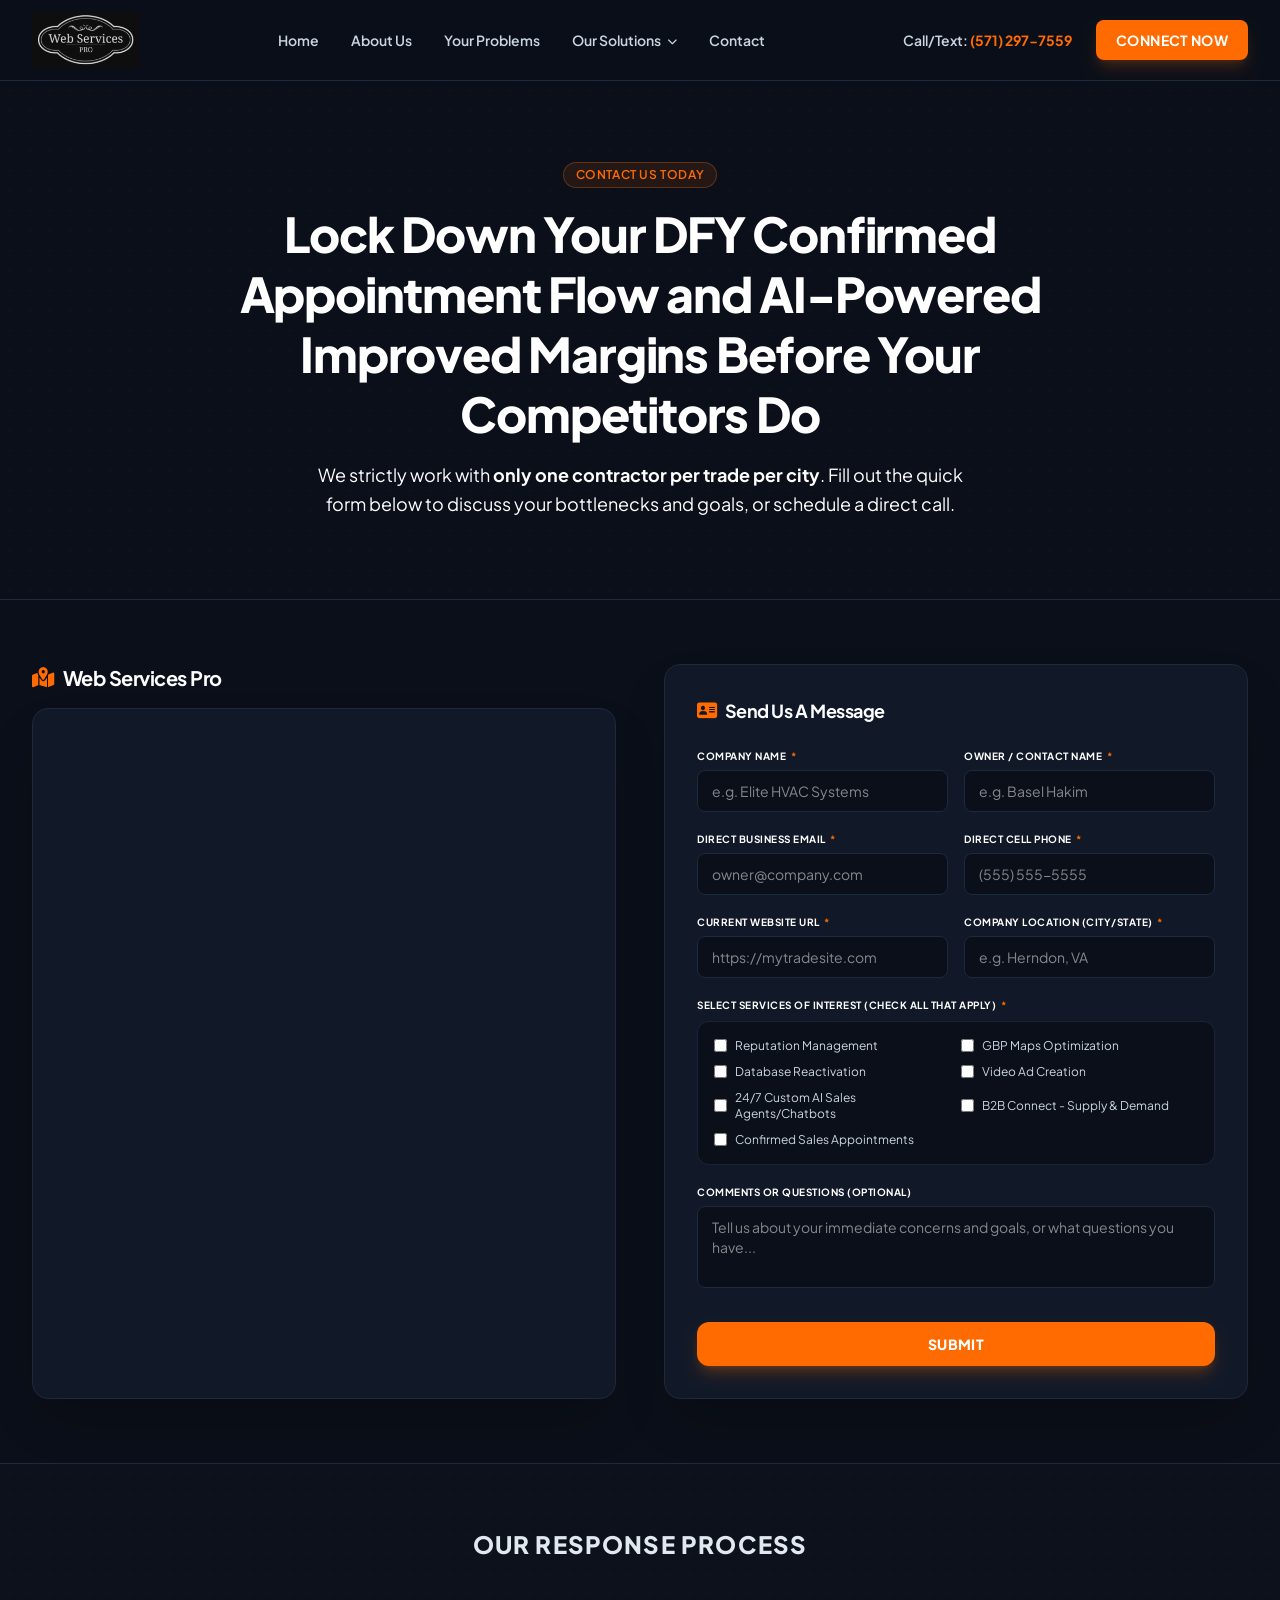
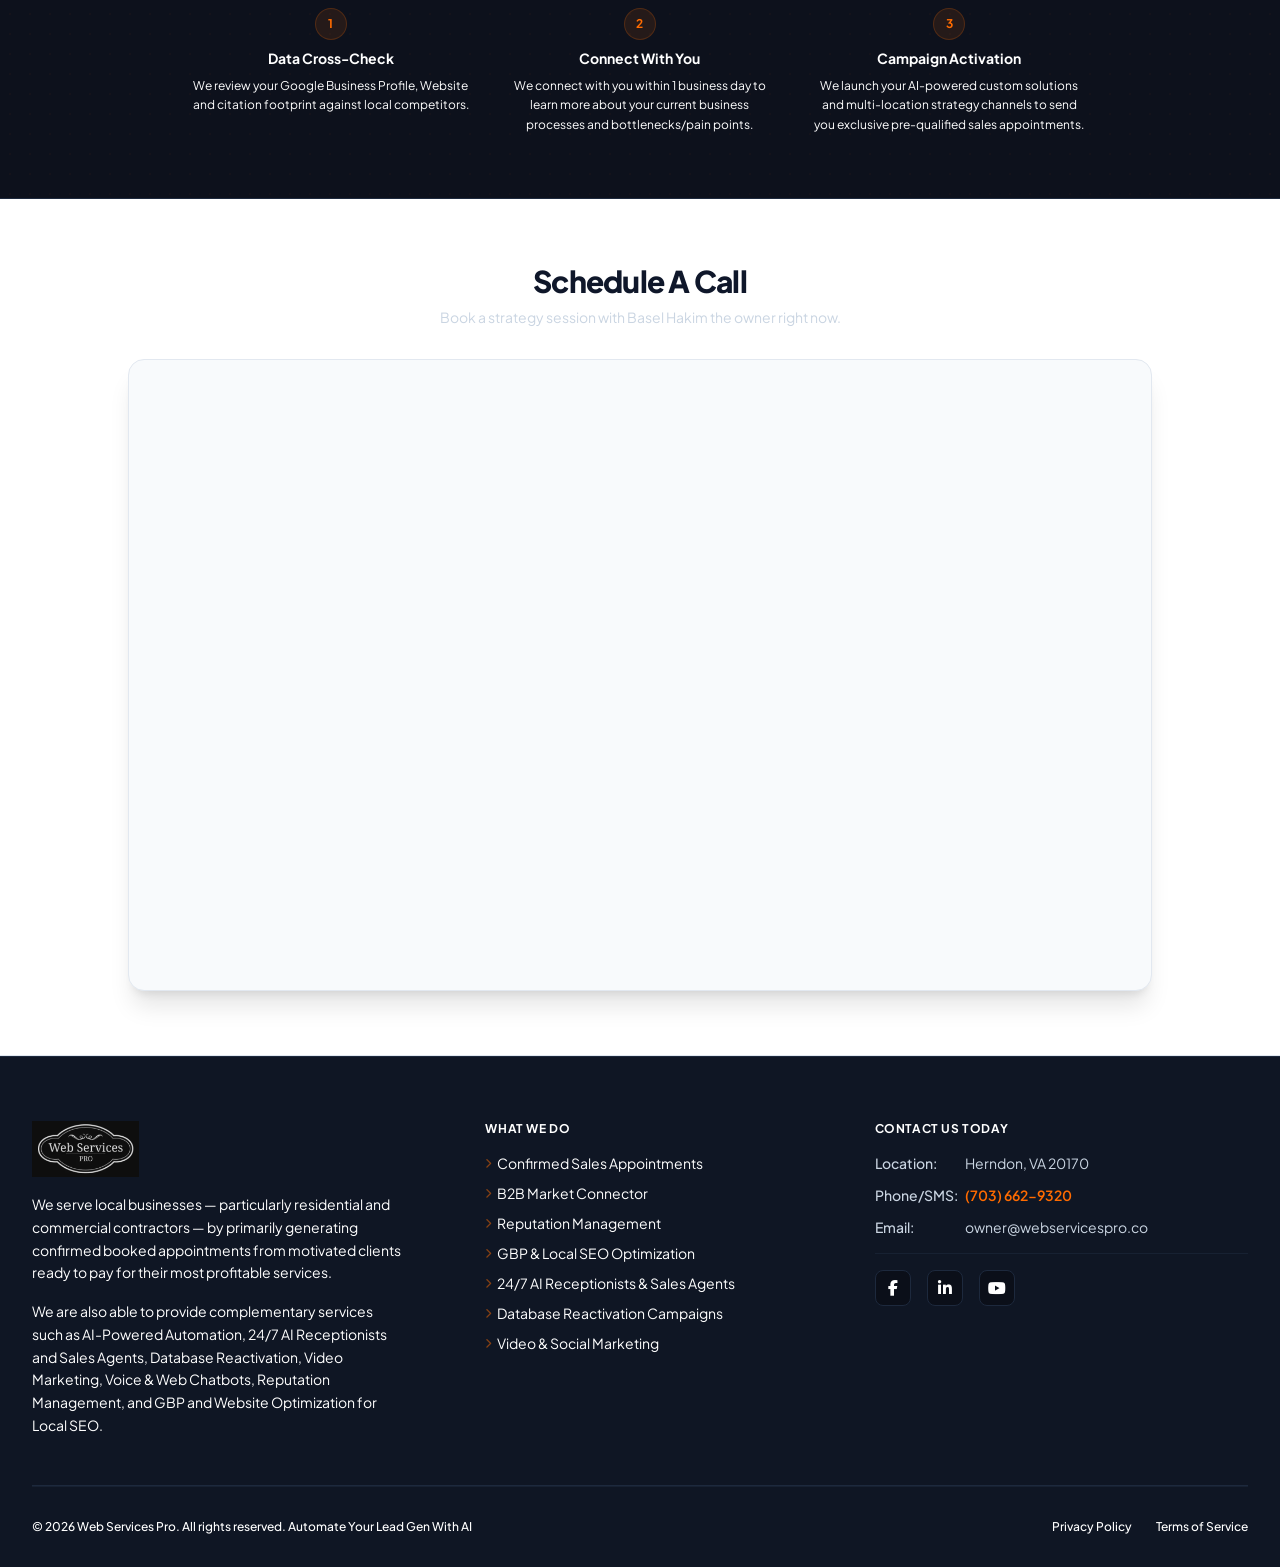
<file: contact.html>
<!DOCTYPE html>
<html lang="en">
<head>
    <!-- Google tag (gtag.js) -->
	<script async defer src="https://www.googletagmanager.com/gtag/js?id=G-N3QEWQ2ZQH"></script>
	<script>
	  window.dataLayer = window.dataLayer || [];
	  function gtag(){dataLayer.push(arguments);}
	  gtag('js', new Date());

	  gtag('config', 'G-N3QEWQ2ZQH');
	</script>
	<meta charset="UTF-8">
    <meta name="viewport" content="width=device-width, initial-scale=1.0">
	<link rel="canonical" href="https://webservicespro.co/contact.html" />
    <title>Contact Our Team | Web Services Pro</title>
    
    <script type="application/ld+json">
	{
	  "@context": "https://schema.org",
	  "@graph": [
	    {
	      "@type": "ContactPage",
	      "@id": "https://webservicespro.co/contact.html#webpage",
	      "url": "https://webservicespro.co/contact.html",
	      "name": "Contact Our Team | Web Services Pro",
	      "isPartOf": {
 	       "@type": "WebSite",
	        "@id": "https://webservicespro.co/#website",
    	    "url": "https://webservicespro.co",
        	"name": "Web Services Pro"
	      },
    	  "description": "Lock down your exclusive DFY confirmed appointment flow and AI-powered improved margins before your competitors do. Fill out our operational intake form or book a direct strategy session with Basel Hakim.",
      	"about": {
        	"@id": "https://webservicespro.co/#organization"
	      },
    	  "mainEntity": {
        	"@id": "https://webservicespro.co/#organization"
	      }
    	},
	    {
    	  "@type": "ProfessionalService",
	      "@id": "https://webservicespro.co/#organization",
    	  "name": "Web Services Pro",
	      "url": "https://webservicespro.co",
		"identifier": [
 		 	{
		    	"@type": "PropertyValue",
		    	"propertyID": "Google Knowledge Graph ID",
		    	"value": "/g/11c5z_n059"                           // Topic: Internet Marketing Service
		  	},
		  	{
 		   	"@type": "PropertyValue",
 		   	"propertyID": "Google Knowledge Graph ID",
 		   	"value": "/g/120hzj6v"                             // Topic: Marketing Agency
		  	}
			],
    	  "logo": {
	        "@type": "ImageObject",
	        "@id": "https://webservicespro.co/#logo",
  	      "url": "https://webservicespro.co/Web-Services-Pro-Logo-Black.webp",
  	      "caption": "Web Services Pro Logo"
  	    },
  	    "telephone": "+1-571-297-7559",
  	    "email": "owner@webservicespro.co",
  	    "address": {
    	    "@type": "PostalAddress",
   	     "addressLocality": "Herndon",
 	       "addressRegion": "VA",
 	       "postalCode": "20170",
 	       "addressCountry": "US"
 	     },
 	     "sameAs": [
  			"https://www.facebook.com/appointmentsforcontractors/",
			  "https://www.linkedin.com/in/get-leads-and-booked-appointments/",
			  "https://www.reddit.com/r/WebServicesPro/",
			  "https://www.youtube.com/@webservicespro",
			  "https://www.wikidata.org/wiki/Q9592701",             // Topic: Marketing Agency
			  "https://www.wikidata.org/wiki/Q56279965"				// Topic: Digital Marketing Specialist
			],
 	     "contactPoint": [
  	      {
  	        "@type": "ContactPoint",
     	     "telephone": "+1-571-297-7559",
      	    "contactType": "Sales and Strategy Consultation",
      	    "email": "owner@webservicespro.co",
      	    "availableLanguage": "English"
      	  },
      	  {
      	    "@type": "ContactPoint",
        	  "telephone": "+1-703-662-9320",
     	     "contactType": "Office Support and SMS Gateway",
     	     "email": "owner@webservicespro.co",
     	     "availableLanguage": "English"
     	   }
    	  ],
    	  "knowsAbout": [
    	    {
    	      "@type": "Thing",
    	      "name": "Business-to-Business Marketing",
			"identifier": {
		      "@type": "PropertyValue",
 		     "propertyID": "Google Knowledge Graph ID",
  		    "value": "/m/0h3rq1"
  		  },
    	      "sameAs": [
    	        "https://en.wikipedia.org/wiki/Business-to-business_marketing",
     	       "https://www.wikidata.org/wiki/Q1671762"
      	    ]
      	  },
      	  {
     	     "@type": "Thing",
     	     "name": "Appointment Scheduling",
			"identifier": {
		      "@type": "PropertyValue",
 		     "propertyID": "Google Knowledge Graph ID",
  		    "value": "/m/092z2v"
  		  },
     	     "sameAs": [
				"https://en.wikipedia.org/wiki/Appointment_scheduling",
				"https://www.wikidata.org/wiki/Q4781631"
			]
     	   },
     	   {
     	     "@type": "Thing",
       	   "name": "Customer Relationship Management",
			"identifier": {
		      "@type": "PropertyValue",
 		     "propertyID": "Google Knowledge Graph ID",
  		    "value": "/m/02016"
  		  },
       	   "sameAs": [
       	     "https://en.wikipedia.org/wiki/Customer_relationship_management",
       	     "https://www.wikidata.org/wiki/Q485643"
       	   ]
      	  },
			{
		    "@type": "Thing",
		    "name": "Digital Marketing",
		    "identifier": {
		      "@type": "PropertyValue",
 		     "propertyID": "Google Knowledge Graph ID",
  		    "value": "/g/122hcnps"
  		  },
  		  "sameAs": [
  		    "https://www.wikidata.org/wiki/Q1323528",
			"https://en.wikipedia.org/wiki/Digital_marketing"
  		  ]
 		 },
 		 {
 		   "@type": "Thing",
 		   "name": "Online Marketing",
 		   "identifier": {
  		    "@type": "PropertyValue",
  		    "propertyID": "Google Knowledge Graph ID",
  		    "value": "/m/05b1rx"
  		  },
		  "sameAs": [
			"https://www.wikidata.org/wiki/Q1323528",
			"https://en.wikipedia.org/wiki/Online_advertising"
			]
  		}
     	 ],
    	  "makesOffer": {
   	     "@type": "Offer",
    	    "itemOffered": {
        	  "@type": "Service",
   	       "name": "AI-Powered Appointment Generation & Digital Marketing",
    	      "serviceType": "AI Automation and Digital Marketing",
        	  "provider": {
            	"@id": "https://webservicespro.co/#organization"
    	      },
        	  "areaServed": {
            	"@type": "Country",
   	         "name": "United States"
    	      },
        	  "audience": {
 			 "@type": "BusinessAudience",
			  "audienceType": "Residential and Commercial Contractors, Home Services Tradesmen",
			  "description": "Roofing Contractors, Siding Contractors, Solar Contractors, HVAC technicians, Plumbers, Electricians, Flooring Contractors, Concrete Contractors, Deck Builders, Fence Builders, Swimming Pool Builders, Landscapers, Arborists, Kitchen Remodelers, Bathroom Remodelers, Painters, Window Installers, Insulation Contractors",
			  "identifier": [
  			  {
  			    "@type": "PropertyValue",
   			   "propertyID": "Google Knowledge Graph ID",
   			   "value": "/g/11h1q4vkxb"                               // Entity: General Contractor
  			  },
   			 {
 			     "@type": "PropertyValue",
 			     "propertyID": "Google Knowledge Graph ID",
 			     "value": "/g/11tdwby74g"                               // Entity: Commercial Roofer
 			   },
			    {
			      "@type": "PropertyValue",
 			     "propertyID": "Google Knowledge Graph ID",
 			     "value": "/g/11c5xgglrs"                               // Entity: Flooring Contractor
 			   },
 			   {
 			     "@type": "PropertyValue",
 			     "propertyID": "Google Knowledge Graph ID",
 			     "value": "/g/11cn9g5sc3"                               // Entity: HVAC Contractor
 			   },
 			   {
			      "@type": "PropertyValue",
			      "propertyID": "Google Knowledge Graph ID",
			      "value": "/m/0117kygn"                               // Entity: Solar Contractor
			    },
 			   {
 			     "@type": "PropertyValue",
 			     "propertyID": "Google Knowledge Graph ID",
 			     "value": "/g/11cn9fjs22"                               // Entity: Swimming Pool Contractor
 			   },
 			   {
 			     "@type": "PropertyValue",
 			     "propertyID": "Google Knowledge Graph ID",
 			     "value": "/m/07ry5s"                               // Entity: Moving Company
 			   },
 			   {
 			     "@type": "PropertyValue",
 			     "propertyID": "Google Knowledge Graph ID",
 			     "value": "/g/11c5z_pcf_"                               // Entity: Kitchen Remodeler
 			   },
 			   {
			      "@type": "PropertyValue",
 			     "propertyID": "Google Knowledge Graph ID",
 			     "value": "/g/11c5_5fwkj"                               // Entity: Bathroom Remodeler
 			   },
  			  {
  			    "@type": "PropertyValue",
  			    "propertyID": "Google Knowledge Graph ID",
  			    "value": "/g/11j317hrh5"                               // Entity: Landscaper
  			  },
  			  {
  			    "@type": "PropertyValue",
  			    "propertyID": "Google Knowledge Graph ID",
  			    "value": "/g/11dxd352_7"                               // Entity: Arborist
			    },
			    {
 			     "@type": "PropertyValue",
 			     "propertyID": "Google Knowledge Graph ID",
 			     "value": "/g/11c5xcyy_j"                               // Entity: Concrete Contractor
 			   },
 			   {
 			     "@type": "PropertyValue",
 			     "propertyID": "Google Knowledge Graph ID",
  			    "value": "/m/01bw9x"                               // Entity: Electrician
  			  },
   			 {
  			    "@type": "PropertyValue",
  			    "propertyID": "Google Knowledge Graph ID",
  			    "value": "/m/01jp58"                               // Entity: Plumber
 			   },
 			   {
 			     "@type": "PropertyValue",
 			     "propertyID": "Google Knowledge Graph ID",
 			     "value": "/g/11cn9gh7cc"                               // Entity: Deck builder
 			   },
 			   {
 			     "@type": "PropertyValue",
  			    "propertyID": "Google Knowledge Graph ID",
 			     "value": "/g/11c2nt1v_7"                               // Entity: Fence Contractor
 			   },
 			   {
 			     "@type": "PropertyValue",
 			     "propertyID": "Google Knowledge Graph ID",
 			     "value": "/g/11bxkmbj9w"                               // Entity: Gate Contractor
 			   },
 			   {
 			     "@type": "PropertyValue",
 			     "propertyID": "Google Knowledge Graph ID",
 			     "value": "/g/11lt1b3tk9"                               // Entity: Window Installer
 			   },
 			   {
 			     "@type": "PropertyValue",
  			    "propertyID": "Google Knowledge Graph ID",
  			    "value": "/g/11h8r97qjy"                               // Entity: Window Repairman
   				 },
			    {
			      "@type": "PropertyValue",
 			     "propertyID": "Google Knowledge Graph ID",
 			     "value": "/g/11j8qr9s30"                               // Entity: Painter
			    },
			    {
 			     "@type": "PropertyValue",
 			     "propertyID": "Google Knowledge Graph ID",
 			     "value": "/g/11cn9dg7n4"                               // Entity: Insulation Contractor
 			   },
 			   {
 			     "@type": "PropertyValue",
 			     "propertyID": "Google Knowledge Graph ID",
 			     "value": "/g/11n033fw32"                               // Entity: Residential Roofer
 			   }
 			 ],
			  "sameAs": [
			    "https://www.wikidata.org/wiki/Q289612",             // Topic: General Contractor
			    "https://www.wikidata.org/wiki/Q552378",             // Topic: Roofing Contractor
			    "https://www.wikidata.org/wiki/Q123131309",	// Topic: Flooring Contractor
			    "https://www.wikidata.org/wiki/Q125394493",	// Topic: HVAC Technician
			    "https://www.wikidata.org/wiki/Q1757263", 	// Topic: Moving Company
			    "https://www.onetonline.org/link/summary/47-2231.00", 	// Topic: Solar Panel Installers
			    "https://www.onetonline.org/link/summary/47-2044.00", 	// Topic: Tile and Stone
			    "https://www.naics.com/naics-code-description/?code=236118",	// Topic: Residential Remodelers
			    "https://www.naics.com/naics-code-description/?code=561730", 	// Topic: Landscapers
 			   "https://www.wikidata.org/wiki/Q43184282", 	// Topic: Landscapers
 			   "https://www.wikidata.org/wiki/Q776268", 	// Topic: Arborist
 			   "https://www.naics.com/naics-code-description/?code=238990", 	// Topic: Other Contractors
			    "https://www.wikidata.org/wiki/Q123178345", 	// Topic: Concrete Contractors
			    "https://www.wikidata.org/wiki/Q252924", 	// Topic: Plumber
			    "https://www.wikidata.org/wiki/Q165029", 	// Topic: Electrician
			    "https://www.onetonline.org/link/summary/47-4031.00", 	// Topic: Fence/Gate Builder
			    "https://www.wikidata.org/wiki/Q288728", 	// Topic: Painter
			    "https://www.wikidata.org/wiki/Q123131307",	// Topic: Drywall and Insulation
			    "https://www.wikidata.org/wiki/Q123131303",	// Topic: Building Exterior Contractors
			    "https://www.naics.com/naics-code-description/?code=238350"	// Topic: Window & Door Installers
			  ],
			  "geographicArea": {
			    "@type": "Country",
			    "name": "United States"
			  }
			}
   	     }
  	    }
  	  }
 	 ]
	}
	</script>
	
	<link rel="preconnect" href="https://fonts.googleapis.com">
  	<link rel="preconnect" href="https://fonts.gstatic.com" crossorigin>

  	<link rel="preload" href="https://cdnjs.cloudflare.com/ajax/libs/font-awesome/6.4.0/webfonts/fa-solid-900.woff2" as="font" type="font/woff2" crossorigin>
  	<link rel="preload" href="https://cdnjs.cloudflare.com/ajax/libs/font-awesome/6.4.0/webfonts/fa-brands-400.woff2" as="font" type="font/woff2" crossorigin>

  	<link rel="stylesheet" href="output.css">  

  	<link href="https://fonts.googleapis.com/css2?family=Plus+Jakarta+Sans:wght@300;400;500;600;700;800;900&display=swap" rel="stylesheet">
	
    <style>
        body {
            font-family: 'Plus Jakarta Sans', sans-serif;
        }
        .dot-grid {
            background-image: radial-gradient(rgba(255, 107, 0, 0.03) 1px, transparent 1px);
            background-size: 20px 20px;
        }
    </style>
    <link rel="stylesheet" href="https://cdnjs.cloudflare.com/ajax/libs/font-awesome/6.4.0/css/all.min.css" media="print" onload="this.media='all'">
</head>
<body class="bg-darkBg text-slate-100 font-sans antialiased selection:bg-brandOrange selection:text-white">

    <header class="border-b border-slate-800 bg-darkBg/90 backdrop-blur sticky top-0 z-50">
        <div class="max-w-7xl mx-auto px-4 sm:px-6 lg:px-8">
            <div class="flex h-20 items-center justify-between">
                
                <div class="flex items-center">
                    <a href="index.html" class="flex-shrink-0 flex items-center">
                        <img src="Web-Services-Pro-Logo-Black.webp" alt="Web Services Pro Logo" width="188" height="98" class="h-14 w-auto object-contain">
                    </a>
                </div>

                <nav class="hidden lg:flex items-center space-x-8">
                    <a href="index.html" class="text-sm font-semibold text-slate-300 hover:text-brandOrange transition">Home</a>
                    <a href="about-us.html" class="text-sm font-semibold text-slate-300 hover:text-brandOrange transition">About Us</a>
                    <a href="revenue-leaks.html" class="text-sm font-semibold text-slate-300 hover:text-brandOrange transition">Your Problems</a>

                    <div class="relative group">
                        <button class="flex items-center gap-1.5 text-sm font-semibold text-slate-300 hover:text-brandOrange transition focus:outline-none py-4">
                            Our Solutions <i class="fa-solid fa-chevron-down text-[10px] tracking-none group-hover:rotate-180 transition-transform duration-200 mt-0.5"></i>
                        </button>
                        <div class="absolute top-full left-1/2 -translate-x-1/2 mt-0 w-64 bg-darkCard border border-slate-800 rounded-2xl p-2.5 shadow-2xl opacity-0 invisible group-hover:opacity-100 group-hover:visible transition-all duration-200 z-50 space-y-1">
                            <a href="ai-agents-chatbots.html" class="block px-4 py-2.5 rounded-xl text-xs font-bold text-slate-300 hover:bg-brandOrange/10 hover:text-white transition">🤖 AI Voice & Chat Agents</a>
                            <a href="gbp-optimization.html" class="block px-4 py-2.5 rounded-xl text-xs font-bold text-slate-300 hover:bg-brandOrange/10 hover:text-white transition">📍 GBP Maps Optimization</a>
                            <a href="reputation-management.html" class="block px-4 py-2.5 rounded-xl text-xs font-bold text-slate-300 hover:bg-brandOrange/10 hover:text-white transition">⭐ Reputation Management</a>
                            <a href="database-reactivation.html" class="block px-4 py-2.5 rounded-xl text-xs font-bold text-slate-300 hover:bg-brandOrange/10 hover:text-white transition">🗄️ Database Reactivation</a>
                            <a href="video-marketing.html" class="block px-4 py-2.5 rounded-xl text-xs font-bold text-slate-300 hover:bg-brandOrange/10 hover:text-white transition">🎥 Video Marketing Ads</a>
							<a href="b2b-market-connector.html" class="block px-4 py-2.5 rounded-xl text-xs font-bold text-brandOrange bg-brandOrange/10 transition">🤝 B2B Market Connector</a>
                        </div>
                    </div>

                    <a href="contact.html" class="text-sm font-semibold text-slate-300 hover:text-brandOrange transition">Contact</a>
                </nav>

                <div class="hidden lg:flex items-center space-x-6">
                    <a href="tel:5712977559" class="text-sm font-semibold text-slate-300 hover:text-white transition">
                        Call/Text: <span class="text-brandOrange font-bold">(571) 297-7559</span>
                    </a>
                    <a href="#intake-grid" class="bg-brandOrange hover:bg-brandOrangeHover text-white px-5 py-2.5 rounded-lg text-sm font-bold tracking-wide shadow-lg shadow-brandOrange/20 transition duration-200 uppercase">
                        Connect Now
                    </a>
                </div>

                <div class="flex lg:hidden items-center space-x-4">
                    <a href="tel:5712977559" class="text-xs font-bold text-brandOrange bg-brandOrange/5 border border-brandOrange/10 px-3 py-1.5 rounded-lg">
                        (571) 297-7559
                    </a>
                    <button id="mobile-menu-toggle" type="button" class="text-white hover:text-white focus:outline-none text-xl p-1" aria-label="Toggle navigation menu">
                        <i id="menu-icon" class="fa-solid fa-bars"></i>
                    </button>
                </div>

            </div>
        </div>

        <div id="mobile-menu" class="hidden lg:hidden border-t border-slate-800/80 bg-darkBg px-4 pt-4 pb-6 space-y-4 shadow-2xl">
            <div class="flex flex-col space-y-2">
                <a href="index.html" class="text-sm font-bold text-slate-300 hover:text-brandOrange transition py-1.5 border-b border-slate-900">Home</a>
                <a href="about-us.html" class="text-sm font-bold text-slate-300 hover:text-brandOrange transition py-1.5 border-b border-slate-900">About Us</a>
                <a href="revenue-leaks.html" class="text-sm font-bold text-slate-300 hover:text-brandOrange transition py-1.5 border-b border-slate-900">Your Problems</a>

                <div class="py-2 space-y-1.5 border-b border-slate-900">
                    <span class="block text-[10px] font-black uppercase text-slate-300 tracking-wider mb-1">Our Core Focus Areas</span>
                    <a href="ai-agents-chatbots.html" class="block text-xs font-bold text-slate-300 hover:text-brandOrange transition pl-2 py-1">🤖 AI Voice & Chat Agents</a>
                    <a href="gbp-optimization.html" class="block text-xs font-bold text-slate-300 hover:text-brandOrange transition pl-2 py-1">📍 GBP Maps Optimization</a>
                    <a href="reputation-management.html" class="block text-xs font-bold text-slate-300 hover:text-brandOrange transition pl-2 py-1">⭐ Reputation Management</a>
                    <a href="database-reactivation.html" class="block text-xs font-bold text-slate-300 hover:text-brandOrange transition pl-2 py-1">🗄️ Database Reactivation</a>
                    <a href="video-marketing.html" class="block text-xs font-bold text-slate-300 hover:text-brandOrange transition pl-2 py-1">🎥 Video Marketing Ads</a>
					<a href="b2b-market-connector.html" class="block text-xs font-bold text-brandOrange transition pl-2 py-1">🤝 B2B Market Connector</a>
                </div>

                <a href="contact.html" class="text-sm font-bold text-slate-300 hover:text-brandOrange transition py-1.5">Contact</a>
            </div>
            
            <div class="pt-2">
                <a href="#intake-grid" class="block w-full bg-brandOrange hover:bg-brandOrangeHover text-white py-3 rounded-xl text-center font-black text-xs uppercase tracking-wider transition shadow-lg shadow-brandOrange/25">
                    Connect Now
                </a>
            </div>
        </div>
    </header>

	<main id="main-content">

    <section class="relative overflow-hidden py-16 lg:py-20 border-b border-slate-800 dot-grid">
        <div class="max-w-4xl mx-auto px-4 sm:px-6 lg:px-8 text-center relative z-10">
            <span class="inline-flex items-center gap-1.5 px-3 py-1 rounded-full text-xs font-semibold bg-brandOrange/10 text-brandOrange border border-brandOrange/30 mb-4 uppercase tracking-wider">
                Contact Us Today
            </span>
            <h1 class="text-3xl sm:text-4xl lg:text-5xl font-black tracking-tight text-white leading-tight">
                Lock Down Your DFY Confirmed Appointment Flow and AI-Powered Improved Margins Before Your Competitors Do
            </h1>
            <p class="mt-4 text-base sm:text-lg text-white max-w-2xl mx-auto leading-relaxed">
                We strictly work with <strong class="text-white">only one contractor per trade per city</strong>. Fill out the quick form below to discuss your bottlenecks and goals, or schedule a direct call.
            </p>
        </div>
    </section>

    <section id="intake-grid" class="py-16 border-b border-slate-800 scroll-mt-24">
        <div class="max-w-7xl mx-auto px-4 sm:px-6 lg:px-8">
            <div class="grid grid-cols-1 lg:grid-cols-12 gap-12 items-start">
                
                <div class="lg:col-span-6 space-y-4 h-full flex flex-col">
                    <div class="space-y-2">
                        <h3 class="text-xl font-bold text-white tracking-tight flex items-center gap-2">
                            <i class="fa-solid fa-map-location-dot text-brandOrange"></i> Web Services Pro
                        </h3>
                    </div>
                    
                    <div class="w-full flex-1 min-h-[450px] lg:min-h-[550px] rounded-2xl overflow-hidden border border-slate-800 bg-darkCard shadow-2xl relative">
                        <iframe src="https://www.google.com/maps/d/embed?mid=1yNVkTjjLQRVwF7jpgOq9172vbsZlm9F1&ehbc=2E312F" 
                                class="absolute inset-0 w-full h-full border-0" 
                                allowfullscreen="" 
                                loading="lazy" 
                                title="Web Services Pro Map">
                        </iframe>
                    </div>
                </div>

                <div class="lg:col-span-6">
                    <div class="bg-darkCard rounded-2xl p-6 sm:p-8 border border-slate-800 shadow-2xl">
                        <h3 class="text-lg font-bold text-white tracking-tight mb-6 flex items-center gap-2">
                            <i class="fa-solid fa-address-card text-brandOrange"></i> Send Us A Message
                        </h3>

                        <form id="agencyContactForm" class="space-y-5">
                            
                            <div class="grid grid-cols-1 sm:grid-cols-2 gap-4">
                                <div>
                                    <label for="companyName" class="block text-[10px] font-bold uppercase tracking-wider text-white mb-1.5">
                                        Company Name <span class="text-brandOrange ml-0.5">*</span>
                                    </label>
                                    <input type="text" id="companyName" required placeholder="e.g. Elite HVAC Systems" 
                                        class="w-full bg-darkBg border border-slate-800 rounded-lg px-3.5 py-2.5 text-xs sm:text-sm text-white placeholder-slate-300 focus:outline-none focus:border-brandOrange transition">
                                </div>
                                <div>
                                    <label for="ownerName" class="block text-[10px] font-bold uppercase tracking-wider text-white mb-1.5">
                                        Owner / Contact Name <span class="text-brandOrange ml-0.5">*</span>
                                    </label>
                                    <input type="text" id="ownerName" required placeholder="e.g. Basel Hakim" 
                                        class="w-full bg-darkBg border border-slate-800 rounded-lg px-3.5 py-2.5 text-xs sm:text-sm text-white placeholder-slate-300 focus:outline-none focus:border-brandOrange transition">
                                </div>
                            </div>

                            <div class="grid grid-cols-1 sm:grid-cols-2 gap-4">
                                <div>
                                    <label for="email" class="block text-[10px] font-bold uppercase tracking-wider text-white mb-1.5">
                                        Direct Business Email <span class="text-brandOrange ml-0.5">*</span>
                                    </label>
                                    <input type="email" id="email" required placeholder="owner@company.com" 
                                        class="w-full bg-darkBg border border-slate-800 rounded-lg px-3.5 py-2.5 text-xs sm:text-sm text-white placeholder-slate-300 focus:outline-none focus:border-brandOrange transition">
                                </div>
                                <div>
                                    <label for="phone" class="block text-[10px] font-bold uppercase tracking-wider text-white mb-1.5">
                                        Direct Cell Phone <span class="text-brandOrange ml-0.5">*</span>
                                    </label>
                                    <input type="tel" id="phone" required placeholder="(555) 555-5555" 
                                        class="w-full bg-darkBg border border-slate-800 rounded-lg px-3.5 py-2.5 text-xs sm:text-sm text-white placeholder-slate-300 focus:outline-none focus:border-brandOrange transition">
                                </div>
                            </div>

                            <div class="grid grid-cols-1 sm:grid-cols-2 gap-4">
                                <div>
                                    <label for="website" class="block text-[10px] font-bold uppercase tracking-wider text-white mb-1.5">
                                        Current Website URL <span class="text-brandOrange ml-0.5">*</span>
                                    </label>
                                    <input type="url" id="website" required placeholder="https://mytradesite.com" 
                                        class="w-full bg-darkBg border border-slate-800 rounded-lg px-3.5 py-2.5 text-xs sm:text-sm text-white placeholder-slate-300 focus:outline-none focus:border-brandOrange transition">
                                </div>
                                <div>
                                    <label for="location" class="block text-[10px] font-bold uppercase tracking-wider text-white mb-1.5">
                                        Company Location (City/State) <span class="text-brandOrange ml-0.5">*</span>
                                    </label>
                                    <input type="text" id="location" required placeholder="e.g. Herndon, VA" 
                                        class="w-full bg-darkBg border border-slate-800 rounded-lg px-3.5 py-2.5 text-xs sm:text-sm text-white placeholder-slate-300 focus:outline-none focus:border-brandOrange transition">
                                </div>
                            </div>

                            <div>
                                <label class="block text-[10px] font-bold uppercase tracking-wider text-white mb-2">Select Services of Interest (Check All That Apply) <span class="text-brandOrange ml-0.5">*</span></label>
                                <div class="grid grid-cols-1 sm:grid-cols-2 gap-2.5 bg-darkBg p-4 rounded-xl border border-slate-800/80">
                                    <label class="flex items-center gap-2 text-xs text-slate-300 cursor-pointer select-none hover:text-white transition">
                                        <input type="checkbox" name="interest" value="Reputation Management" class="rounded border-slate-800 bg-darkBg text-brandOrange focus:ring-brandOrange">
                                        <span>Reputation Management</span>
                                    </label>
                                    <label class="flex items-center gap-2 text-xs text-slate-300 cursor-pointer select-none hover:text-white transition">
                                        <input type="checkbox" name="interest" value="GBP Maps Optimization" class="rounded border-slate-800 bg-darkBg text-brandOrange focus:ring-brandOrange">
                                        <span>GBP Maps Optimization</span>
                                    </label>
                                    <label class="flex items-center gap-2 text-xs text-slate-300 cursor-pointer select-none hover:text-white transition">
                                        <input type="checkbox" name="interest" value="Database Reactivation" class="rounded border-slate-800 bg-darkBg text-brandOrange focus:ring-brandOrange">
                                        <span>Database Reactivation</span>
                                    </label>
                                    <label class="flex items-center gap-2 text-xs text-slate-300 cursor-pointer select-none hover:text-white transition">
                                        <input type="checkbox" name="interest" value="Video Ad Creation" class="rounded border-slate-800 bg-darkBg text-brandOrange focus:ring-brandOrange">
                                        <span>Video Ad Creation</span>
                                    </label>
                                    <label class="flex items-center gap-2 text-xs text-slate-300 cursor-pointer select-none hover:text-white transition">
                                        <input type="checkbox" name="interest" value="Custom AI Solutions & 24/7 Voice Agents/Chatbots" class="rounded border-slate-800 bg-darkBg text-brandOrange focus:ring-brandOrange">
                                        <span>24/7 Custom AI Sales Agents/Chatbots</span>
                                    </label>
									<label class="flex items-center gap-2 text-xs text-slate-300 cursor-pointer select-none hover:text-white transition">
                                        <input type="checkbox" name="interest" value="B2B Connect/Match" class="rounded border-slate-800 bg-darkBg text-brandOrange focus:ring-brandOrange">
                                        <span>B2B Connect - Supply & Demand</span>
                                    </label>
                                    <label class="flex items-center gap-2 text-xs text-slate-300 cursor-pointer select-none hover:text-white transition">
                                        <input type="checkbox" name="interest" value="Confirmed Sales Appointments" class="rounded border-slate-800 bg-darkBg text-brandOrange focus:ring-brandOrange">
                                        <span>Confirmed Sales Appointments</span>
                                    </label>
                                </div>
                            </div>

                            <div>
                                <label for="notes" class="block text-[10px] font-bold uppercase tracking-wider text-white mb-1.5">Comments or Questions (Optional)</label>
                                <textarea id="notes" rows="3" placeholder="Tell us about your immediate concerns and goals, or what questions you have..." 
                                    class="w-full bg-darkBg border border-slate-800 rounded-lg px-3.5 py-2.5 text-xs sm:text-sm text-white placeholder-slate-300 focus:outline-none focus:border-brandOrange transition resize-none"></textarea>
                            </div>

                            <div class="pt-2">
                                <button type="submit" class="w-full bg-brandOrange hover:bg-brandOrangeHover text-white py-3 rounded-xl text-xs sm:text-sm font-black tracking-wide uppercase shadow-lg shadow-brandOrange/25 transition duration-200 cursor-pointer">
                                    Submit
                                </button>
                            </div>
                        </form>
                    </div>
                </div>

            </div>
        </div>
    </section>

    <section class="py-16 bg-darkCard/30 border-b border-slate-800 dot-grid">
        <div class="max-w-5xl mx-auto px-4 sm:px-6 lg:px-8">
            <h3 class="text-center text-xl sm:text-2xl font-black tracking-wider text-slate-200 uppercase mb-12">Our Response Process</h3>
            <div class="grid grid-cols-1 md:grid-cols-3 gap-8 text-center max-w-4xl mx-auto">
                <div class="space-y-2">
                    <div class="w-8 h-8 rounded-full bg-brandOrange/10 text-brandOrange flex items-center justify-center font-bold text-xs mx-auto border border-brandOrange/20">1</div>
                    <h5 class="text-white font-bold text-sm">Data Cross-Check</h5>
                    <p class="text-white text-xs leading-relaxed">We review your Google Business Profile, Website and citation footprint against local competitors.</p>
                </div>
                <div class="space-y-2">
                    <div class="w-8 h-8 rounded-full bg-brandOrange/10 text-brandOrange flex items-center justify-center font-bold text-xs mx-auto border border-brandOrange/20">2</div>
                    <h5 class="text-white font-bold text-sm">Connect With You</h5>
                    <p class="text-white text-xs leading-relaxed">We connect with you within 1 business day to learn more about your current business processes and bottlenecks/pain points.</p>
                </div>
                <div class="space-y-2">
                    <div class="w-8 h-8 rounded-full bg-brandOrange/10 text-brandOrange flex items-center justify-center font-bold text-xs mx-auto border border-brandOrange/20">3</div>
                    <h5 class="text-white font-bold text-sm">Campaign Activation</h5>
                    <p class="text-white text-xs leading-relaxed">We launch your AI-powered custom solutions and multi-location strategy channels to send you exclusive pre-qualified sales appointments.</p>
                </div>
            </div>
        </div>
    </section>

    <section class="py-16 bg-white border-b border-slate-200">
        <div class="max-w-6xl mx-auto px-4 sm:px-6 lg:px-8 text-center">
            <h3 class="text-2xl sm:text-3xl font-black text-slate-900 tracking-tight mb-2">Schedule A Call</h3>
            <p class="text-xs sm:text-sm text-slate-300 max-w-xl mx-auto mb-8">
                Book a strategy session with Basel Hakim the owner right now.
            </p>
            
            <div class="w-full rounded-2xl overflow-hidden border border-slate-200 shadow-xl bg-slate-50 max-w-5xl mx-auto">
                <div class="calendly-inline-widget w-full h-[825px] md:h-[630px]" 
                     data-url="https://calendly.com/web-services-pro/strategy-session">
                </div>
                <script type="text/javascript" src="https://assets.calendly.com/assets/external/widget.js" async></script>
                </div>
        </div>
    </section>

	</main>

    <footer class="bg-darkCard/80 border-t border-slate-800 pt-16 pb-8 text-white text-sm">
        <div class="max-w-7xl mx-auto px-4 sm:px-6 lg:px-8">
            <div class="grid grid-cols-1 md:grid-cols-3 gap-12 pb-12 border-b border-slate-800">
                
                <div class="space-y-4">
                    <div class="mb-4">
                        <img src="Web-Services-Pro-Logo-Black.webp" alt="Web Services Pro Logo" width="188" height="98" class="h-14 w-auto object-contain">
                    </div>
                    <p class="text-white text-xs sm:text-sm leading-relaxed">
                        We serve local businesses — particularly residential and commercial contractors — by primarily generating confirmed booked appointments from motivated clients ready to pay for their most profitable services.
                    </p>
                    <p class="text-white text-xs sm:text-sm leading-relaxed">
                        We are also able to provide complementary services such as AI-Powered Automation, 24/7 AI Receptionists and Sales Agents, Database Reactivation, Video Marketing, Voice & Web Chatbots, Reputation Management, and GBP and Website Optimization for Local SEO.
                    </p>
                </div>

                <div class="md:pl-8">
                    <h4 class="text-xs font-bold uppercase tracking-wider text-white mb-4">
                        What We Do
                    </h4>
                    <ul class="space-y-2.5 text-xs sm:text-sm">
                        <li>
                            <a href="index.html" class="hover:text-brandOrange transition duration-150 flex items-center gap-1.5">
                                <i class="fa-solid fa-chevron-right text-[10px] text-brandOrange/50"></i> Confirmed Sales Appointments
                            </a>
                        </li>
						<li>
                        	<a href="b2b-market-connector.html" class="hover:text-brandOrange transition duration-150 flex items-center gap-1.5">
                            	<i class="fa-solid fa-chevron-right text-[10px] text-brandOrange/50"></i> B2B Market Connector
                        	</a>
                    	</li>
	                    <li>
                            <a href="reputation-management.html" class="hover:text-brandOrange transition duration-150 flex items-center gap-1.5">
                                <i class="fa-solid fa-chevron-right text-[10px] text-brandOrange/50"></i> Reputation Management
                            </a>
                        </li>
                        <li>
                            <a href="gbp-optimization.html" class="hover:text-brandOrange transition duration-150 flex items-center gap-1.5">
                                <i class="fa-solid fa-chevron-right text-[10px] text-brandOrange/50"></i> GBP & Local SEO Optimization
                            </a>
                        </li>
                        <li>
                            <a href="ai-agents-chatbots.html" class="hover:text-brandOrange transition duration-150 flex items-center gap-1.5">
                                <i class="fa-solid fa-chevron-right text-[10px] text-brandOrange/50"></i> 24/7 AI Receptionists & Sales Agents
                            </a>
                        </li>
                        <li>
                            <a href="database-reactivation.html" class="hover:text-brandOrange transition duration-150 flex items-center gap-1.5">
                                <i class="fa-solid fa-chevron-right text-[10px] text-brandOrange/50"></i> Database Reactivation Campaigns
                            </a>
                        </li>
                        <li>
                            <a href="video-marketing.html" class="hover:text-brandOrange transition duration-150 flex items-center gap-1.5">
                                <i class="fa-solid fa-chevron-right text-[10px] text-brandOrange/50"></i> Video & Social Marketing
                            </a>
                        </li>
                    </ul>
                </div>

                <div class="space-y-4">
                    <h4 class="text-xs font-bold uppercase tracking-wider text-white mb-4">
                        Contact Us Today
                    </h4>
                    <div class="space-y-3 text-xs sm:text-sm">
                        <p class="flex items-start gap-2.5">
                            <span class="text-slate-300 font-medium shrink-0 w-20">Location:</span>
                            <span class="text-slate-300">Herndon, VA 20170</span>
                        </p>
                        <p class="flex items-start gap-2.5">
                            <span class="text-slate-300 font-medium shrink-0 w-20">Phone/SMS:</span>
                            <a href="sms:7036629320" class="text-brandOrange hover:underline font-semibold">(703) 662-9320</a>
                        </p>
                        <p class="flex items-start gap-2.5">
                            <span class="text-slate-300 font-medium shrink-0 w-20">Email:</span>
                            <a href="mailto:owner@webservicespro.co" class="text-slate-300 hover:text-brandOrange transition">owner@webservicespro.co</a>
                        </p>
                    </div>

                    <div class="pt-4 border-t border-slate-800/60 mt-4">
                        <div class="flex items-center gap-4">
                            <a href="https://www.facebook.com/appointmentsforcontractors/" target="_blank" rel="noopener noreferrer" 
                               class="w-9 h-9 rounded-lg bg-darkBg border border-slate-800 flex items-center justify-center text-white hover:text-brandOrange hover:border-brandOrange/40 transition duration-200 text-base" title="Follow on Facebook">
                                <i class="fa-brands fa-facebook-f"></i>
                            </a>
                            <a href="https://www.linkedin.com/in/get-leads-and-booked-appointments/" target="_blank" rel="noopener noreferrer" 
                               class="w-9 h-9 rounded-lg bg-darkBg border border-slate-800 flex items-center justify-center text-white hover:text-brandOrange hover:border-brandOrange/40 transition duration-200 text-base" title="Connect on LinkedIn">
                                <i class="fa-brands fa-linkedin-in"></i>
                            </a>
                            <a href="https://www.youtube.com/@webservicespro" target="_blank" rel="noopener noreferrer" 
                               class="w-9 h-9 rounded-lg bg-darkBg border border-slate-800 flex items-center justify-center text-white hover:text-brandOrange hover:border-brandOrange/40 transition duration-200 text-base" title="Subscribe on YouTube">
                                <i class="fa-brands fa-youtube"></i>
                            </a>
                        </div>
                    </div>
                </div>

            </div>

            <div class="pt-8 flex flex-col sm:flex-row items-center justify-between gap-4 text-xs text-white border-t border-slate-800/60">
                <p class="font-medium">&copy; 2026 Web Services Pro. All rights reserved. Automate Your Lead Gen With AI</p>
                <div class="flex gap-6">
                    <a href="privacy-policy.html" class="hover:text-brandOrange transition font-medium">Privacy Policy</a>
                    <a href="terms-of-service.html" class="hover:text-brandOrange transition font-medium">Terms of Service</a>
                </div>
            </div>
        </div>
    </footer>
 
    <script>
        document.getElementById('agencyContactForm').addEventListener('submit', function(e) {
            e.preventDefault(); 
            
            const submitBtn = this.querySelector('button[type="submit"]');
            const originalBtnText = submitBtn.innerText;
            submitBtn.innerText = "PROCESSING MESSAGE...";
            submitBtn.disabled = true;

            // Gather all multi-selection interest fields accurately into an array string
            const checkedServices = [];
            document.querySelectorAll('input[name="interest"]:checked').forEach((checkbox) => {
                checkedServices.push(checkbox.value);
            });

            const payload = {
                company_name: document.getElementById('companyName').value,
                owner_name: document.getElementById('ownerName').value,
                user_email: document.getElementById('email').value,
                user_phone: document.getElementById('phone').value,
                website: document.getElementById('website').value,
                location: document.getElementById('location').value,
                selected_plan: checkedServices.join(', ') || "General Consultation Inquiry",
                message: document.getElementById('notes').value
            };

            // PASTE YOUR NEW DEDICATED APPS SCRIPT MACRO URL HERE:
            const webAppUrl = "https://script.google.com/macros/s/AKfycbxpNwdJFVhgIPrNikgeFSgrTcu00H9a31UaZohitqeNV5G1Stby0G9JVuiCtfzCzxJTxQ/exec";

            fetch(webAppUrl, {
                method: 'POST',
                mode: 'no-cors', 
                headers: {
                    'Content-Type': 'text/plain'
                },
                body: JSON.stringify(payload)
            })
            .then(() => {
                alert("Thank you! Your contact details have been successfully transmitted. We will get back with you within 1 business day.");
                document.getElementById('agencyContactForm').reset();
                submitBtn.innerText = originalBtnText;
                submitBtn.disabled = false;
            })
            .catch(err => {
                console.error("Transmission error:", err);
                alert("There was an error submitting your message. Please contact us directly below via cell or email.");
                submitBtn.innerText = originalBtnText;
                submitBtn.disabled = false;
            });
        });
    </script>
	<script>
        (function() {
            const toggleBtn = document.getElementById('mobile-menu-toggle');
            const mobileMenu = document.getElementById('mobile-menu');
            const menuIcon = document.getElementById('menu-icon');

            if (toggleBtn && mobileMenu && menuIcon) {
                toggleBtn.addEventListener('click', () => {
                    const isHidden = mobileMenu.classList.contains('hidden');
                    if (isHidden) {
                        mobileMenu.classList.remove('hidden');
                        menuIcon.classList.remove('fa-bars');
                        menuIcon.classList.add('fa-xmark');
                    } else {
                        mobileMenu.classList.add('hidden');
                        menuIcon.classList.remove('fa-xmark');
                        menuIcon.classList.add('fa-bars');
                    }
                });
            }
        })();
    </script>
	
	<script>
	window.addEventListener('DOMContentLoaded', () => {
  	  setTimeout(() => {
    	    const aminosChat = document.createElement('script');
        	aminosChat.src = "https://platform.aminos.ai/w/chat_plugin.js";
        	aminosChat.setAttribute('data-bot-id', '10113');
        	document.body.appendChild(aminosChat);
    	}, 3500); // 3500 milliseconds = 3.5 seconds delay
	});
	</script>
	
</body>
</html>
</file>
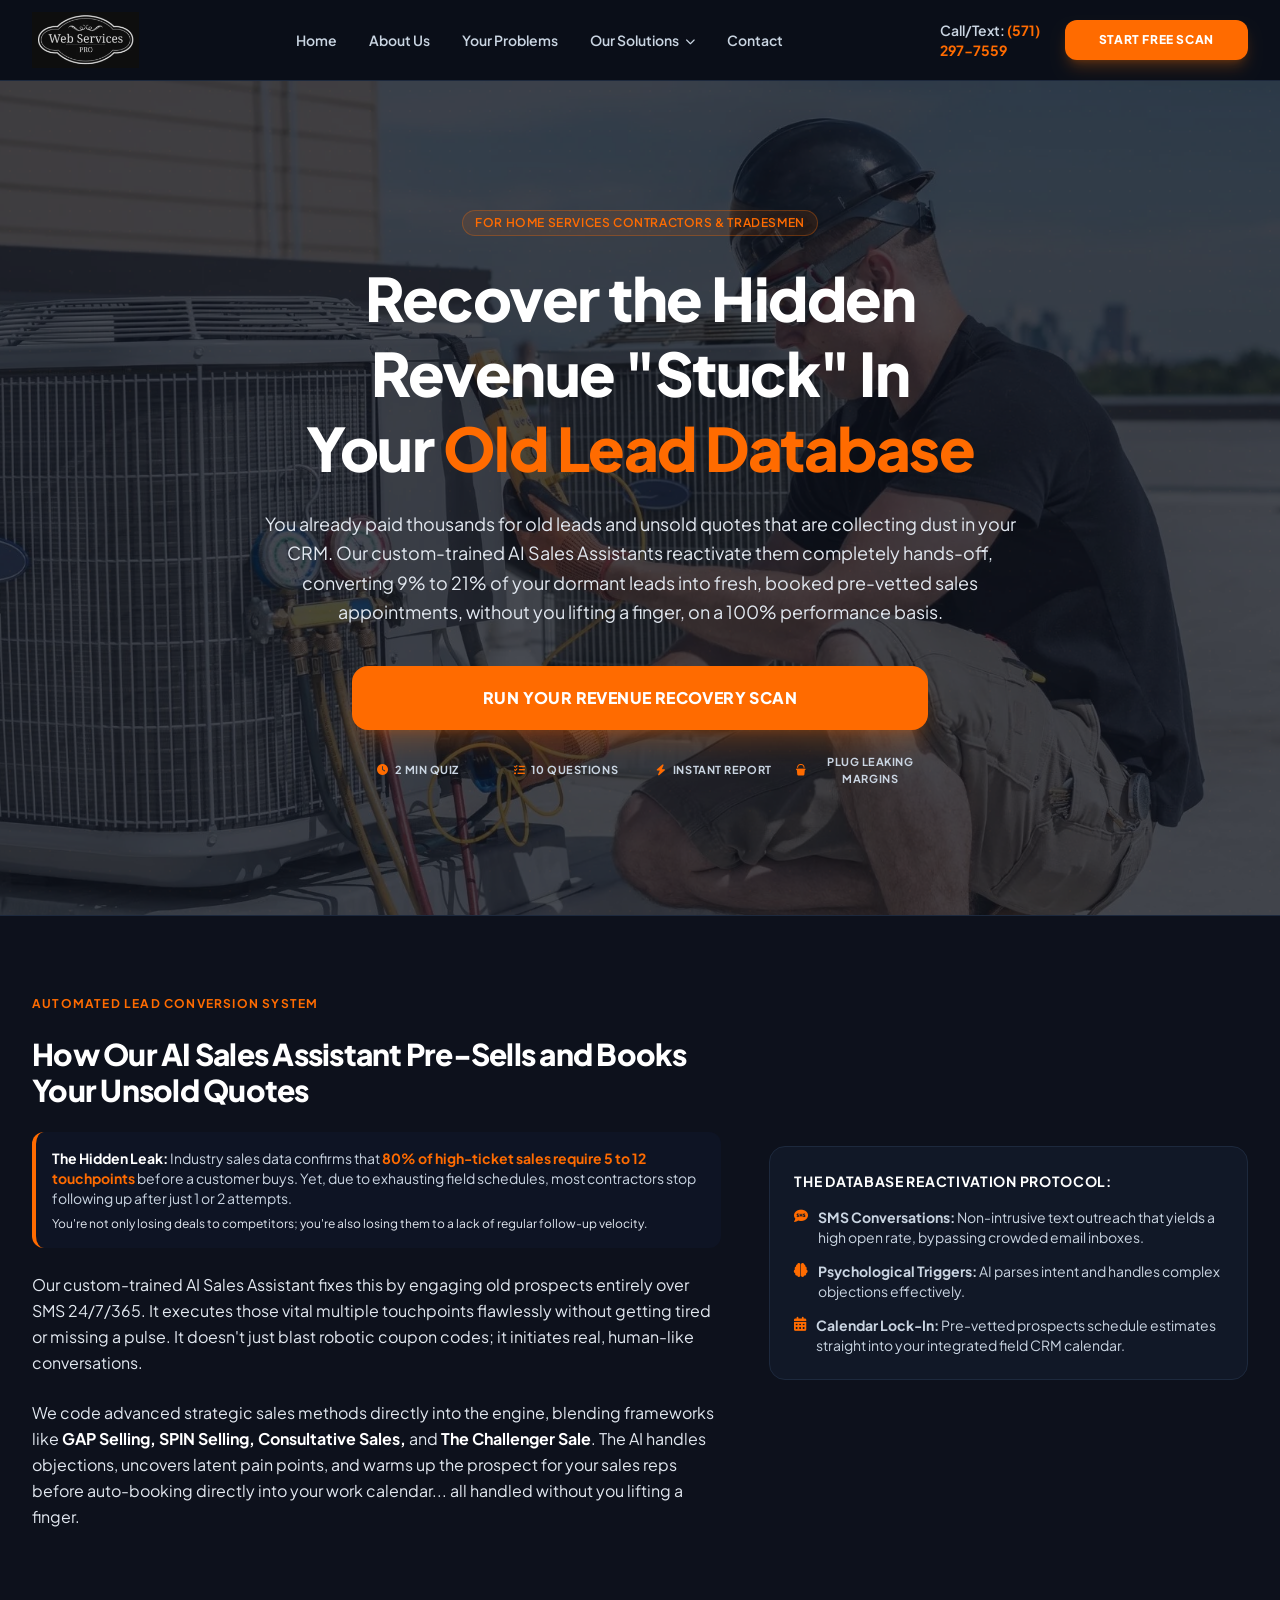
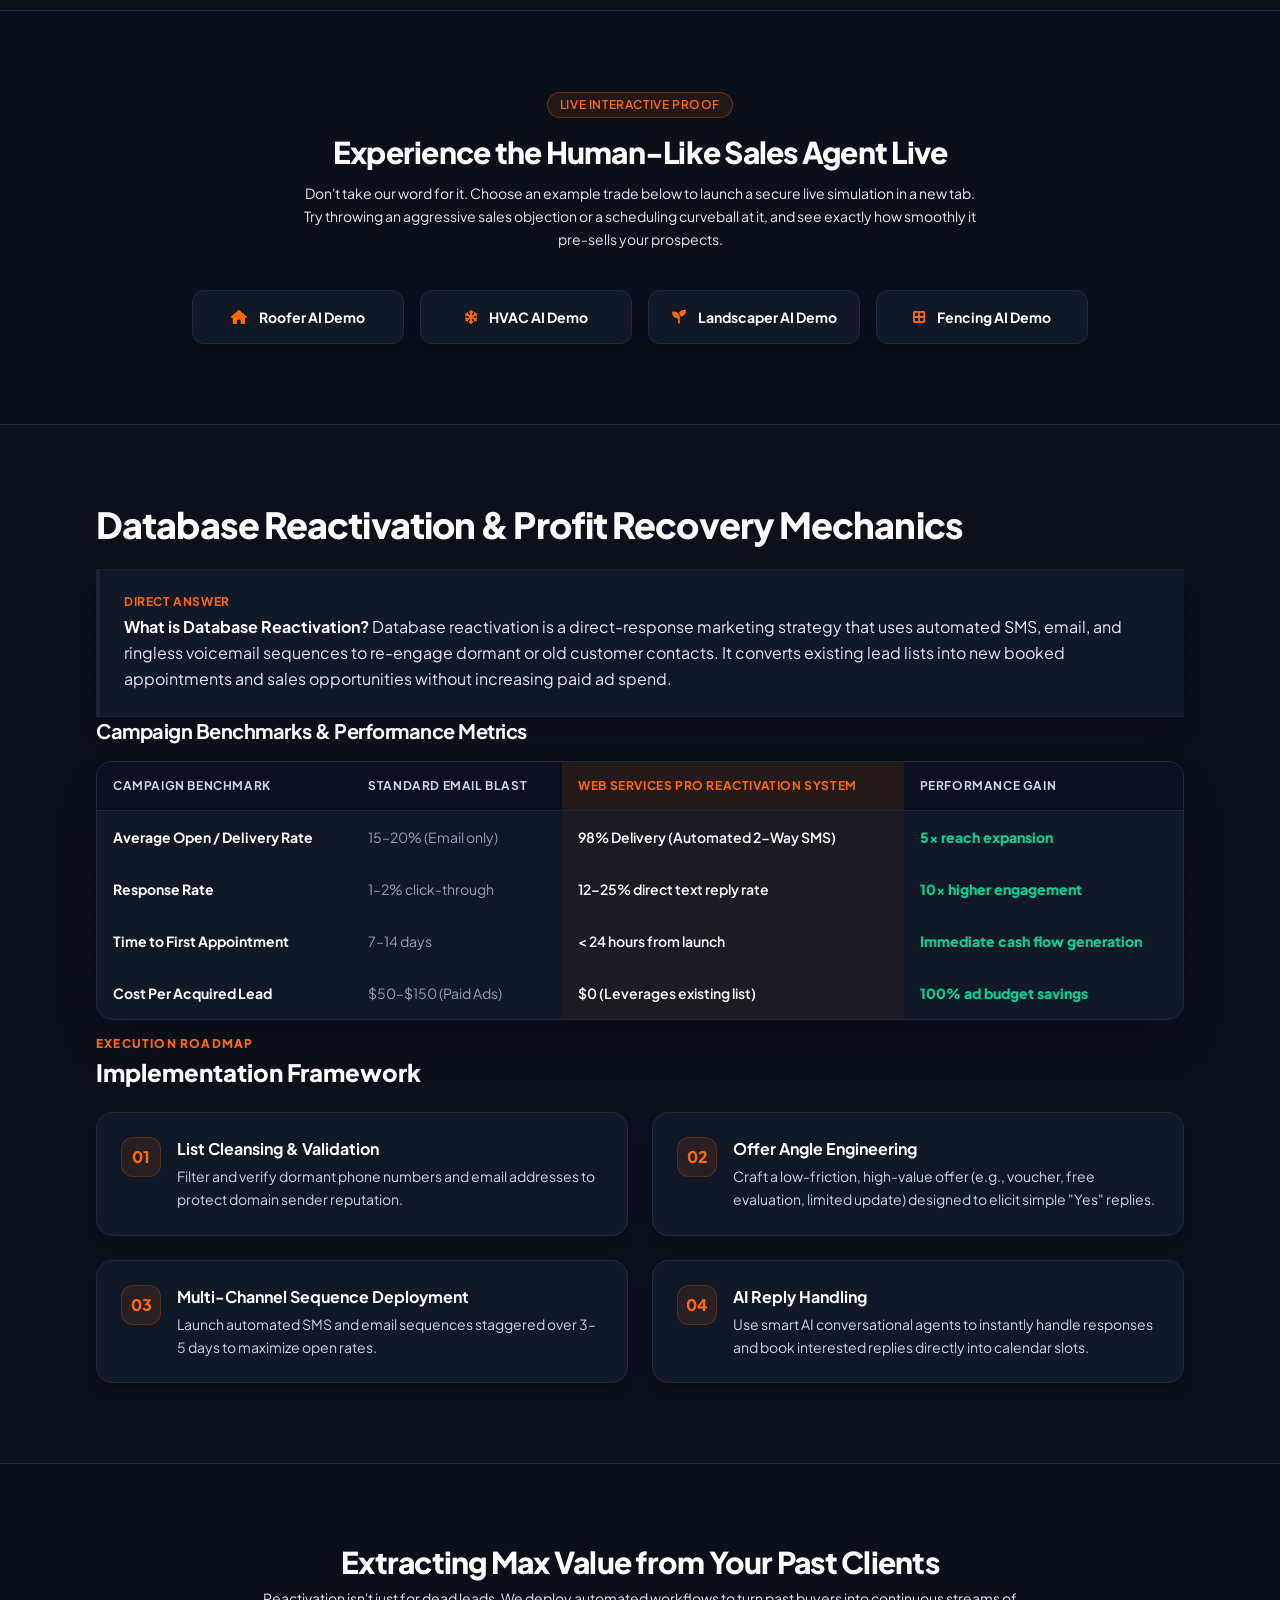
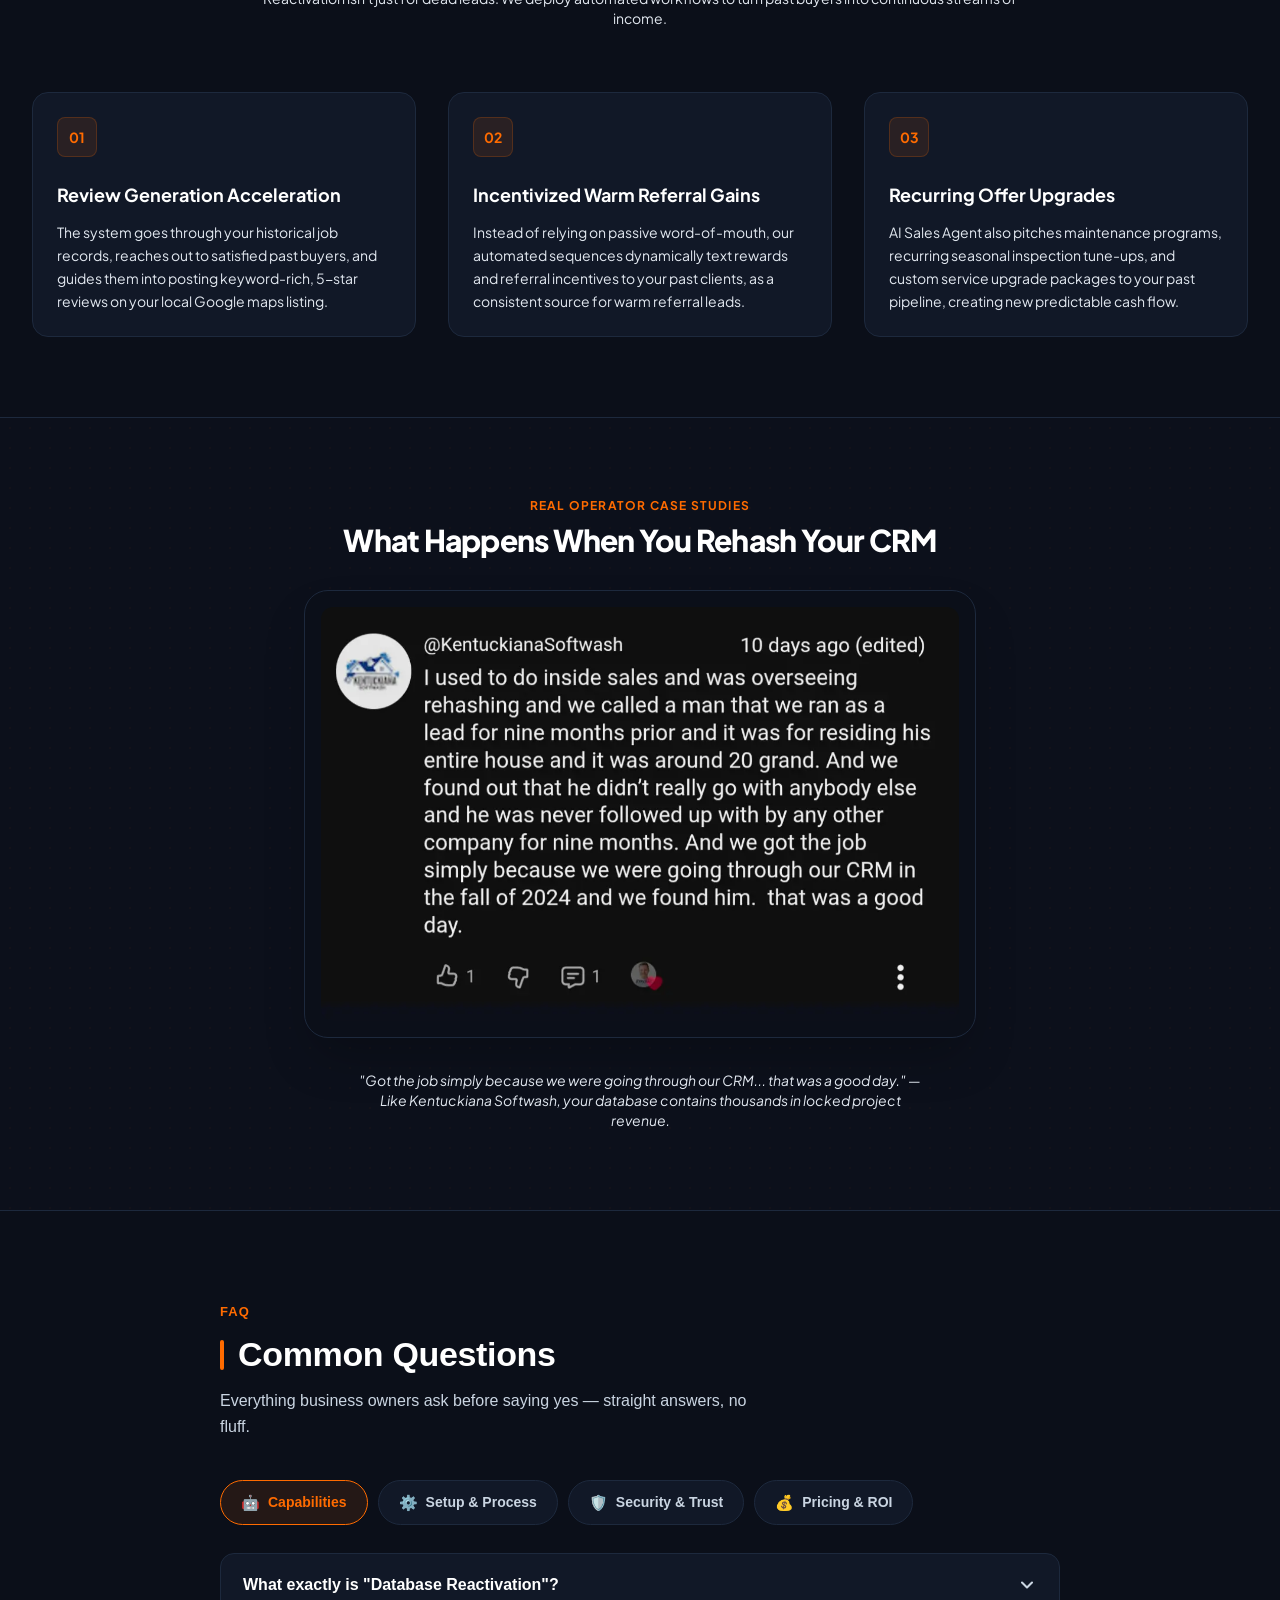
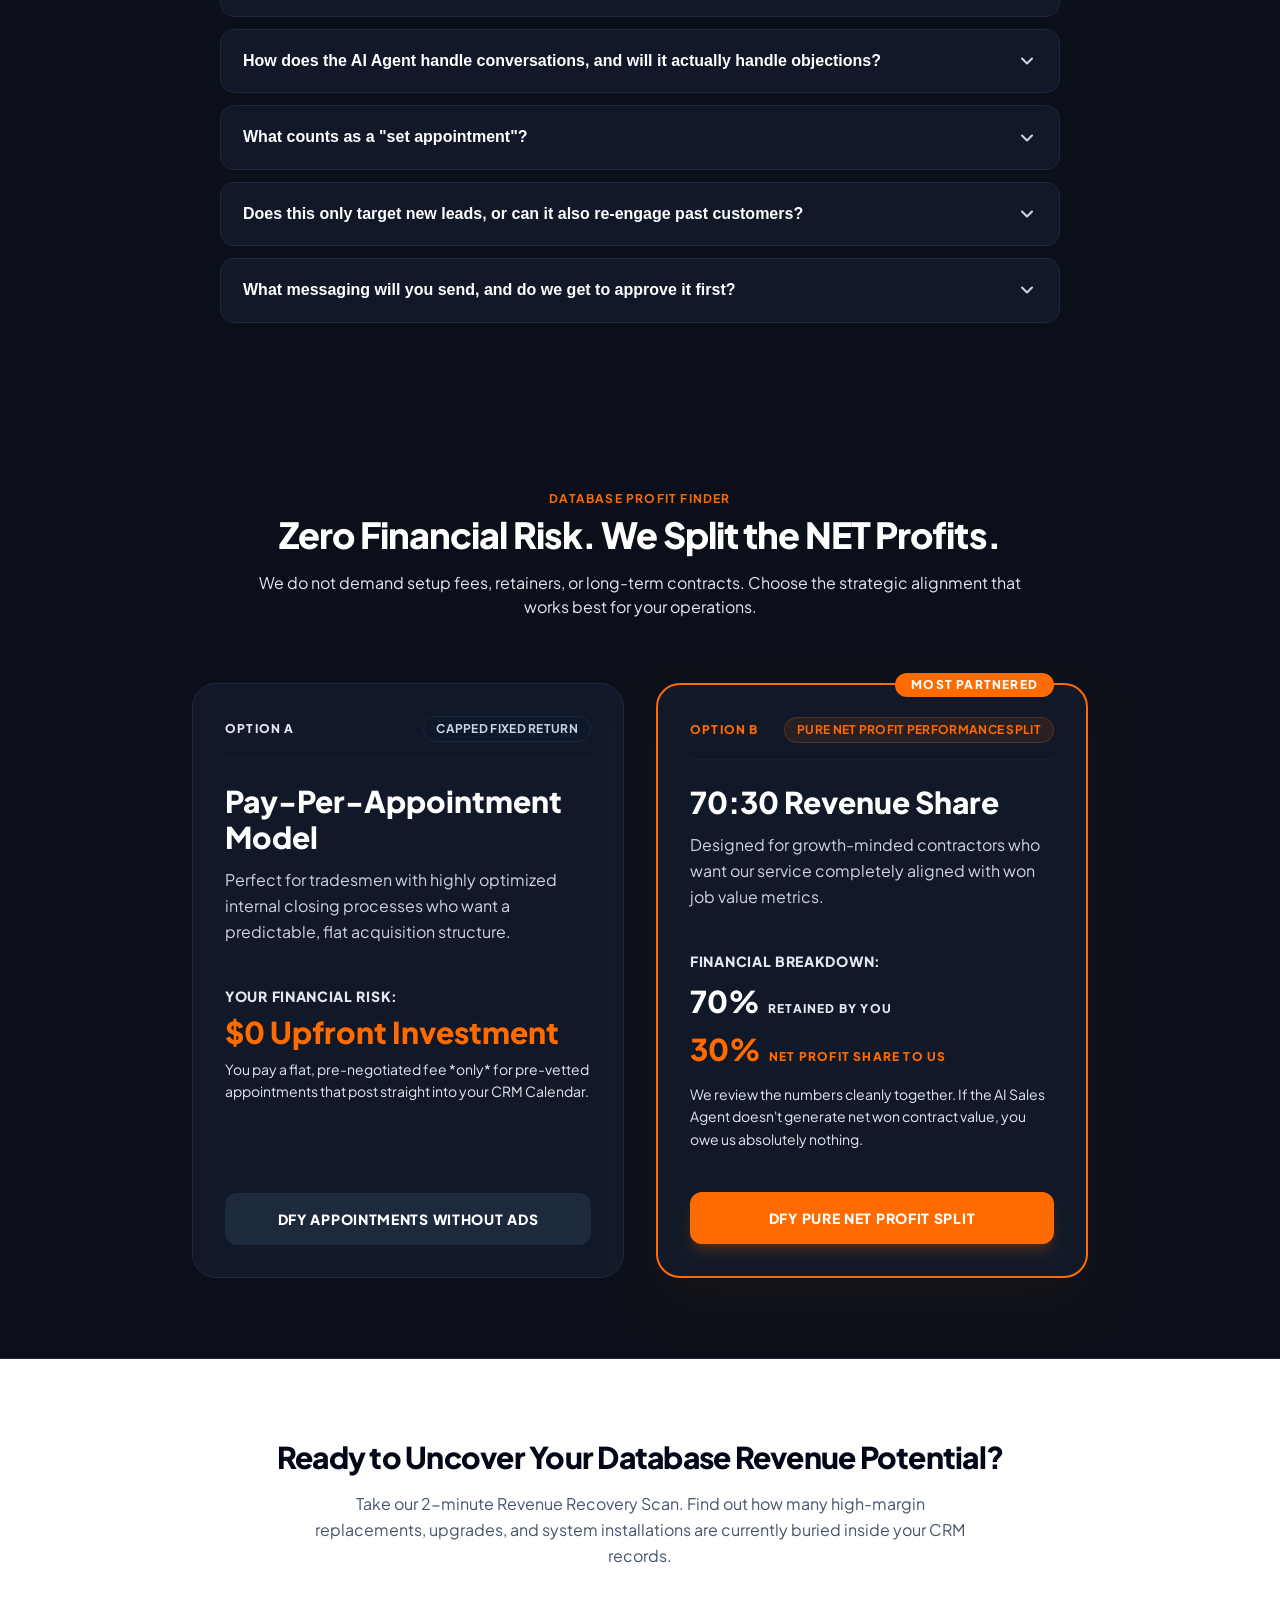
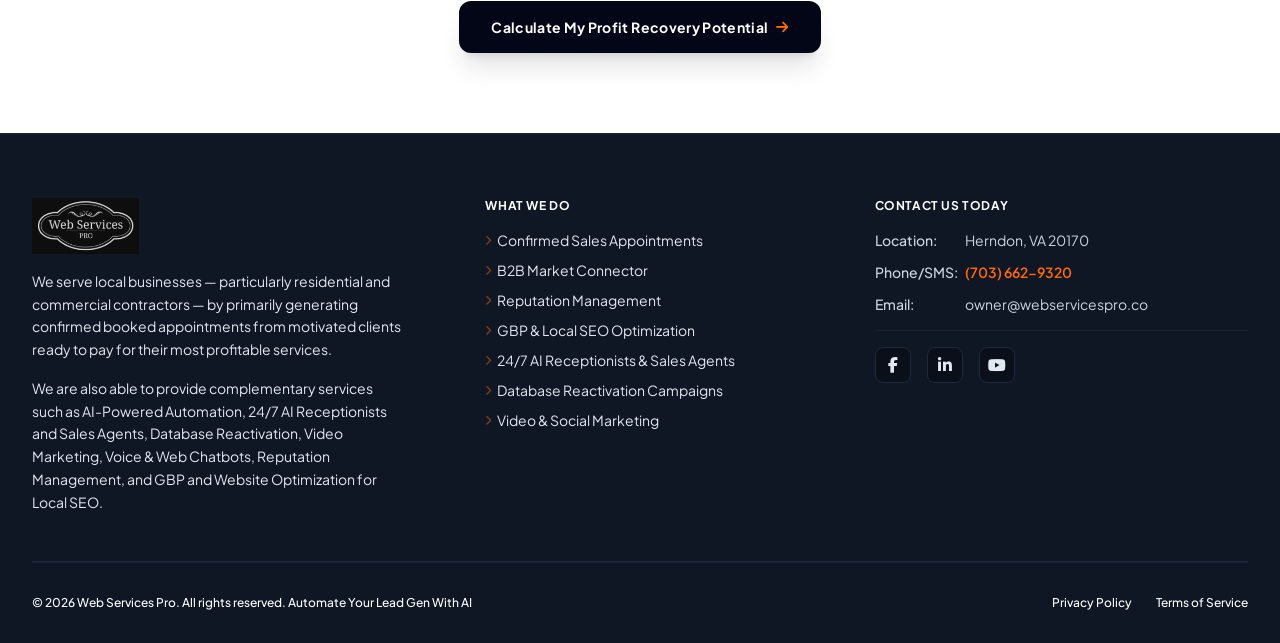
<file: database-reactivation.html>
<!DOCTYPE html>
<html lang="en">
<head>
    <!-- Google tag (gtag.js) -->
	<script async defer src="https://www.googletagmanager.com/gtag/js?id=G-N3QEWQ2ZQH"></script>
	<script>
	  window.dataLayer = window.dataLayer || [];
	  function gtag(){dataLayer.push(arguments);}
	  gtag('js', new Date());

	  gtag('config', 'G-N3QEWQ2ZQH');
	</script>
	<meta charset="UTF-8">
    <meta name="viewport" content="width=device-width, initial-scale=1.0">
	<link rel="canonical" href="https://webservicespro.co/database-reactivation.html" />
    <title>AI Database Reactivation & Profit Recovery | Web Services Pro</title>
    <meta name="description" content="Stop letting paid leads gather dust. Turn your old contractor leads and unsold quotes into pre-vetted appointments on a 100% performance basis.">
    
    <script type="application/ld+json">
	{
  	"@context": "https://schema.org",
  	"@graph": [
    	{
      	"@type": "WebPage",
 	     "@id": "https://webservicespro.co/database-reactivation.html#webpage",
    	  "url": "https://webservicespro.co/database-reactivation.html",
      	"name": "AI Database Reactivation & Profit Recovery | Web Services Pro",
      	"isPartOf": {
        	"@id": "https://webservicespro.co/#website"
      	},
      	"about": {
        	"@id": "https://webservicespro.co/#organization"
      	},
      	"description": "Stop letting paid leads gather dust. Turn your old contractor leads and unsold quotes into pre-vetted appointments on a 100% performance basis.",
      	"mainEntity": {
        	"@id": "https://webservicespro.co/database-reactivation.html#service"
      	}
    	},
		{
			"@type": "FAQPage",
			"@id": "https://webservicespro.co/database-reactivation.html#faq",
			"isPartOf": {
				"@id": "https://webservicespro.co/database-reactivation.html#webpage"
			},
			"mainEntity": [
				{
					"@type": "Question",
					"name": "What exactly is \"Database Reactivation\"?",
					"acceptedAnswer": {
						"@type": "Answer",
						"text": "<p>Database Reactivation takes the leads and past customers already sitting cold in your CRM and re-engages them with a structured outreach sequence built to generate new set appointments and closed sales. Messaging is tailored by trade type and lifecycle stage — new prospect, dormant lead, or past customer. This isn't new list-building. It's putting the database you already paid to generate back to work.</p>"
					}
				},
				{
					"@type": "Question",
					"name": "How does the AI Agent handle conversations, and will it actually handle objections?",
					"acceptedAnswer": {
						"@type": "Answer",
						"text": "<p>The AI Agent manages the full conversation via SMS (calls and email can be added). It's trained on advanced sales methodology plus your specific business, trade, and offers, so it can:</p><ul><li>Warm the lead up before the appointment — set expectations, build value</li><li>Handle real objections in real time — price uncertainty, scheduling friction, \"let me think about it,\" competitor comparisons</li><li>Qualify the lead using your criteria before it ever reaches your calendar</li></ul><p>It stays inside language, offers, and positioning you've approved — it doesn't freelance.</p>"
					}
				},
				{
					"@type": "Question",
					"name": "What counts as a \"set appointment\"?",
					"acceptedAnswer": {
						"@type": "Answer",
						"text": "<p>A set appointment is one that's scheduled and confirmed by the contact for a specific service window, and meets the qualification criteria agreed before launch — correct service area, trade fit, valid contact info, etc. Appointments don't count if they're:</p><ul><li>Cancelled before the scheduled time with no reschedule agreed</li><li>Not a fit under your qualification rules</li><li>Duplicates — same customer booked more than once in the same campaign window</li></ul><p>Your definition of \"qualified\" is the baseline we build to — not a generic standard.</p>"
					}
				},
				{
					"@type": "Question",
					"name": "Does this only target new leads, or can it also re-engage past customers?",
					"acceptedAnswer": {
						"@type": "Answer",
						"text": "<p>Both. The core use case is reactivating unclosed leads — booked-but-lost, non-responders, inactive leads — but the same system can message already-closed customers to request reviews and referrals, or offer maintenance packages. Database Reactivation covers your entire database, not just the leads that never converted.</p>"
					}
				},
				{
					"@type": "Question",
					"name": "What messaging will you send, and do we get to approve it first?",
					"acceptedAnswer": {
						"@type": "Answer",
						"text": "<p>Yes. Every message is written for your trade and reviewed by you before anything goes out. You choose the tone — professional, local, short-form, whatever fits — and every message includes compliant opt-out language. Nothing launches without your sign-off.</p>"
					}
				},
				{
					"@type": "Question",
					"name": "How does the process actually work, day to day?",
					"acceptedAnswer": {
						"@type": "Answer",
						"text": "<p>It's fully hands-off on your end. You send an organized CSV export from your CRM, we run the campaign, and scheduled appointments land directly on your sales calendar. Every engagement also starts with an NDA, so your data is contractually protected and never shared or reused elsewhere.</p>"
					}
				},
				{
					"@type": "Question",
					"name": "Will this disrupt our existing pipeline or sales team?",
					"acceptedAnswer": {
						"@type": "Answer",
						"text": "<p>No — it's built to run alongside what you already do, not compete with it. The AI Agent pre-sells and warms leads up before they ever reach your team, meaning fewer cold conversations for your salespeople, not more volume they can't handle. We agree upfront on the handoff point (typically at the scheduled appointment), what the AI can discuss (pricing ranges, financing, process), and whether your team can pause or override outreach at any time.</p>"
					}
				},
				{
					"@type": "Question",
					"name": "Who handles follow-up after the appointment is booked?",
					"acceptedAnswer": {
						"@type": "Answer",
						"text": "<p>You choose the model:</p><ul><li><strong>Full responsibility:</strong> we handle pre-call confirmation and reminders, you handle the close</li><li><strong>Shared support:</strong> we handle confirmation, reminders, and reschedules — your team runs the sales conversation</li></ul><p>Either way, we align on who reaches out on appointment day, show-rate expectations, and the reschedule process. We can also layer in automated reminders to improve show-up rates, plus post-sale outreach to past customers for reviews, referrals, and maintenance offers.</p>"
					}
				},
				{
					"@type": "Question",
					"name": "Will this create low-quality leads or hurt our close rate?",
					"acceptedAnswer": {
						"@type": "Answer",
						"text": "<p>We optimize for qualified booking outcomes, not reply volume. Messaging is segmented so the right offer and CTA reach the right contact, using the qualification rules you set. If a segment starts producing bookings that don't fit, we adjust the messaging and targeting — we don't just push more volume through.</p>"
					}
				},
				{
					"@type": "Question",
					"name": "Is this cold outreach to homeowners who haven't opted in?",
					"acceptedAnswer": {
						"@type": "Answer",
						"text": "<p>No. We only contact leads and customers already in your CRM who already gave permission through your own marketing. We're not building or buying homeowner lists, and we never contact anyone outside your approved lead pool — the permission to reach out is already baked in by the time we start.</p>"
					}
				},
				{
					"@type": "Question",
					"name": "How do you handle SMS compliance, consent, and opt-outs?",
					"acceptedAnswer": {
						"@type": "Answer",
						"text": "<p>We work within the consent your business already has on file and maintain:</p><ul><li>Immediate opt-out honoring (suppression lists)</li><li>Do-not-contact status</li><li>Contactability rules based on your local regulations</li></ul><p>All outreach is built to align with SMS platform policies and applicable regulations.</p>"
					}
				},
				{
					"@type": "Question",
					"name": "How do you avoid getting our number flagged or hurting deliverability?",
					"acceptedAnswer": {
						"@type": "Answer",
						"text": "<p>We use controlled sequencing and cadence instead of blasting, keep messaging targeted to reduce spam complaints, and monitor engagement in real time — adjusting or stopping outreach the moment we see negative signals like rising opt-outs or complaints.</p>"
					}
				},
				{
					"@type": "Question",
					"name": "Will this feel like spam, or hurt our brand/reputation?",
					"acceptedAnswer": {
						"@type": "Answer",
						"text": "<p>This isn't spray-and-pray messaging to a purchased list. We're only reaching people already in your database who've interacted with your business before, using trade-specific, brand-approved messaging that you sign off on before it ever sends. The goal is a relevant re-engagement, not a blast.</p>"
					}
				},
				{
					"@type": "Question",
					"name": "Who owns the data, conversation logs, and results?",
					"acceptedAnswer": {
						"@type": "Answer",
						"text": "<p>Your database is yours — always. We don't take ownership of your list, and everything we generate from it (appointments, sales, results) ties back to you. Every conversation is logged and provided on a regular reporting cadence (typically once or twice a month). If the engagement ends, your data stays with you; the only thing carried over is any commission already owed on results generated before the stop date.</p>"
					}
				},
				{
					"@type": "Question",
					"name": "How does pricing work if there's no upfront cost?",
					"acceptedAnswer": {
						"@type": "Answer",
						"text": "<p>You pay $0 to start. Commission only applies after we produce results, and you choose the structure:</p><ul><li><strong>Option A — Appointment-based:</strong> a flat rate per qualified set appointment</li><li><strong>Option B — Revenue share:</strong> 70% to you / 30% to us on qualifying net revenue from new sales</li></ul><p>You can pick the model upfront and switch by agreement after the initial test period if the other structure fits better.</p>"
					}
				},
				{
					"@type": "Question",
					"name": "How do you define \"net revenue\" for the 70/30 split?",
					"acceptedAnswer": {
						"@type": "Answer",
						"text": "<p>Net revenue = approved invoice value minus operational expenses, as defined in the agreement. Typical expenses include SMS/messaging fees, phone verification costs, and any campaign tooling we both sign off on. Refunds and chargebacks don't apply in this industry, so the math stays simple: invoice amount minus agreed costs — nothing hidden.</p>"
					}
				},
				{
					"@type": "Question",
					"name": "What exactly counts as a \"new sale\"?",
					"acceptedAnswer": {
						"@type": "Answer",
						"text": "<p>Any sale — repair or full replacement/install, whichever the customer actually needs — that's attributable to this program through your CRM tag or campaign source, whether that's a first-time customer or someone reactivated after being dormant. It does not include sales already in progress before outreach started, or sales from unrelated marketing with no link back to our outreach.</p>"
					}
				},
				{
					"@type": "Question",
					"name": "How do you track attribution and prevent double-counting?",
					"acceptedAnswer": {
						"@type": "Answer",
						"text": "<p>Every lead is tagged in your system (source, campaign ID, timestamp), and appointments and sales follow a shared naming convention so the same customer is never credited twice. Your reporting shows the full chain — lead → conversation → appointment → sale → net revenue — so attribution is never a guessing game.</p>"
					}
				},
				{
					"@type": "Question",
					"name": "Can you show a real example of how the payout works?",
					"acceptedAnswer": {
						"@type": "Answer",
						"text": "<p>Sure — here's both models in practice:</p><p><strong>Revenue Share Example:</strong> $10,000 new invoice generated, minus $500 in operational expenses = $6,500 net revenue. You keep $4,550 (70%), we earn $1,950 (30%).</p><p><strong>Appointment-Based Example:</strong> $350 per qualified set appointment. 50 qualifying appointments = $17,500 total.</p><p>You only ever pay on results you can see and verify.</p>"
					}
				},
				{
					"@type": "Question",
					"name": "\"The other AI tool only costs $99/month — why should we pay more?\"",
					"acceptedAnswer": {
						"@type": "Answer",
						"text": "<p>You're right, it does — and that's exactly what it's worth. A $99 tool is something you still have to manage yourself. What we're offering is a revenue partner that gets paid from money you weren't making before we started. The real question isn't whether to save $99 a month — it's whether you'd rather save $99, or make an extra five figures this month.</p>"
					}
				},
				{
					"@type": "Question",
					"name": "We already tried rehashing our leads with email/SMS before — why would this work now?",
					"acceptedAnswer": {
						"@type": "Answer",
						"text": "<p>Most in-house attempts fail because of inconsistent execution, not a bad list or a bad market. A one-off blast from a generic template isn't the same as an ongoing, trade-specific sequence run by an AI Agent trained on objection handling and built to warm leads up before they ever hit your calendar. Your database usually isn't \"burned\" — it just hasn't been worked properly yet.</p>"
					}
				},
				{
					"@type": "Question",
					"name": "What results should we expect, and how fast?",
					"acceptedAnswer": {
						"@type": "Answer",
						"text": "<p>Most engagements see initial responses within about 7 days. Because SMS reactivation tends to come in waves — some contacts respond same-day, others days or weeks later — full results build over the first few weeks as we track reply rate, booking rate, close rate, and net revenue per contact, then iterate on segments and messaging.</p>"
					}
				},
				{
					"@type": "Question",
					"name": "Is our database too small for this to be worth it?",
					"acceptedAnswer": {
						"@type": "Answer",
						"text": "<p>That depends more on lead quality and dormancy than raw volume — which is exactly why we don't guess. We run an initial test on a small batch first, so you get real numbers for your specific list before deciding whether to roll it out further.</p>"
					}
				},
				{
					"@type": "Question",
					"name": "Do you have proof this works — case studies or benchmarks?",
					"acceptedAnswer": {
						"@type": "Answer",
						"text": "<p>Honestly, I'd be doing you a disservice by promising a specific number upfront. Every business is different based on how leads were generated, how old they are, your sales process, your team, your local reputation, and how past customers have been treated — which is why results can swing wildly between two contractors in the exact same trade. Someone else's numbers won't tell you much about your database.</p><p>That's why we start with a test on a small sample of your own old leads. Once we have real stats from your specific setup, you decide whether to expand it, adjust it, or walk away — no guesswork required.</p>"
					}
				},
				{
					"@type": "Question",
					"name": "What if we want to stop — are we locked into a contract?",
					"acceptedAnswer": {
						"@type": "Answer",
						"text": "<p>No long-term contracts. You can pause or cancel the same day, and once you do, outreach stops immediately — no lingering contact. Anything generated before the stop date still qualifies under our agreed terms, but nothing continues after that.</p>"
					}
				}
			]
		},
    	{
      	"@type": "Service",
      	"@id": "https://webservicespro.co/database-reactivation.html#service",
      	"name": "AI Database Reactivation & Profit Recovery",
      	"serviceType": "Database Reactivation and Revenue Recovery",
      	"provider": {
        	"@id": "https://webservicespro.co/#organization"
      	},
      	"description": "Hands-off reactivation of unconverted, stagnant contractor lead databases and unsold quotes using custom-trained AI Sales Assistants to execute persistent, human-like outreach sequences exclusively over SMS.",
      	"areaServed": {
        	"@type": "Country",
        	"name": "United States"
      	},
      	"audience": {
 			 "@type": "BusinessAudience",
			  "audienceType": "Residential and Commercial Contractors, Home Services Tradesmen",
			  "description": "Roofing Contractors, Siding Contractors, Solar Contractors, HVAC technicians, Plumbers, Electricians, Flooring Contractors, Concrete Contractors, Deck Builders, Fence Builders, Swimming Pool Builders, Landscapers, Arborists, Kitchen Remodelers, Bathroom Remodelers, Painters, Window Installers, Insulation Contractors",
			  "identifier": [
			    {
			      "@type": "PropertyValue",
			      "propertyID": "Google Knowledge Graph ID",
			      "value": "/g/11h1q4vkxb"
			    },
			    {
			      "@type": "PropertyValue",
			      "propertyID": "Google Knowledge Graph ID",
			      "value": "/g/11tdwby74g"
			    },
			    {
			      "@type": "PropertyValue",
			      "propertyID": "Google Knowledge Graph ID",
			      "value": "/g/11c5xgglrs"
			    },
			    {
			      "@type": "PropertyValue",
 			     "propertyID": "Google Knowledge Graph ID",
 			     "value": "/g/11cn9g5sc3"
 			   },
			    {
			      "@type": "PropertyValue",
			      "propertyID": "Google Knowledge Graph ID",
			      "value": "/m/0117kygn"
			    },
			    {
			      "@type": "PropertyValue",
			      "propertyID": "Google Knowledge Graph ID",
			      "value": "/g/11cn9fjs22"
			    },
			    {
   			   "@type": "PropertyValue",
  			    "propertyID": "Google Knowledge Graph ID",
  			    "value": "/m/07ry5s"
 			   },
 			   {
 			     "@type": "PropertyValue",
 			     "propertyID": "Google Knowledge Graph ID",
 			     "value": "/g/11c5z_pcf_"
			    },
			    {
			      "@type": "PropertyValue",
			      "propertyID": "Google Knowledge Graph ID",
 			     "value": "/g/11c5_5fwkj"
 			   },
 			   {
 			     "@type": "PropertyValue",
 			     "propertyID": "Google Knowledge Graph ID",
 			     "value": "/g/11j317hrh5"
 			   },
 			   {
 			     "@type": "PropertyValue",
  			    "propertyID": "Google Knowledge Graph ID",
  			    "value": "/g/11dxd352_7"
  			  },
  			  {
  			    "@type": "PropertyValue",
  			    "propertyID": "Google Knowledge Graph ID",
  			    "value": "/g/11c5xcyy_j"
 			   },
 			   {
 			     "@type": "PropertyValue",
 			     "propertyID": "Google Knowledge Graph ID",
 			     "value": "/m/01bw9x"
 			   },
 			   {
			      "@type": "PropertyValue",
			      "propertyID": "Google Knowledge Graph ID",
			      "value": "/m/01jp58"
 			   },
 			   {
 			     "@type": "PropertyValue",
 			     "propertyID": "Google Knowledge Graph ID",
 			     "value": "/g/11cn9gh7cc"
 			   },
 			   {
 			     "@type": "PropertyValue",
  			    "propertyID": "Google Knowledge Graph ID",
  			    "value": "/g/11c2nt1v_7"
  			  },
 			   {
 			     "@type": "PropertyValue",
  			    "propertyID": "Google Knowledge Graph ID",
  			    "value": "/g/11bxkmbj9w"
  			  },
  			  {
  			    "@type": "PropertyValue",
  			    "propertyID": "Google Knowledge Graph ID",
  			    "value": "/g/11lt1b3tk9"
  			  },
 			   {
 			     "@type": "PropertyValue",
 			     "propertyID": "Google Knowledge Graph ID",
  			    "value": "/g/11h8r97qjy"
  			  },
  			  {
 			     "@type": "PropertyValue",
  			    "propertyID": "Google Knowledge Graph ID",
  			    "value": "/g/11j8qr9s30"
  			  },
  			  {
  			    "@type": "PropertyValue",
  			    "propertyID": "Google Knowledge Graph ID",
  			    "value": "/g/11cn9dg7n4"
  			  },
  			  {
  			    "@type": "PropertyValue",
   			   "propertyID": "Google Knowledge Graph ID",
  			    "value": "/g/11n033fw32"
 			   }
 			 ],
 			 "sameAs": [
 			   "https://www.wikidata.org/wiki/Q289612",
 			   "https://www.wikidata.org/wiki/Q552378",
 			   "https://www.wikidata.org/wiki/Q123131309",
 			   "https://www.wikidata.org/wiki/Q125394493",
  			  "https://www.wikidata.org/wiki/Q1757263",
  			  "https://www.onetonline.org/link/summary/47-2231.00",
  			  "https://www.onetonline.org/link/summary/47-2044.00",
  			  "https://www.naics.com/naics-code-description/?code=236118",
  			  "https://www.naics.com/naics-code-description/?code=561730",
 			   "https://www.wikidata.org/wiki/Q43184282",
 			   "https://www.wikidata.org/wiki/Q776268",
 			   "https://www.naics.com/naics-code-description/?code=238990",
 			   "https://www.wikidata.org/wiki/Q123178345",
 			   "https://www.wikidata.org/wiki/Q252924",
 			   "https://www.wikidata.org/wiki/Q165029",
  			  "https://www.onetonline.org/link/summary/47-4031.00",
  			  "https://www.wikidata.org/wiki/Q288728",
  			  "https://www.wikidata.org/wiki/Q123131307",
  			  "https://www.wikidata.org/wiki/Q123131303",
  			  "https://www.naics.com/naics-code-description/?code=238350"
			  ],
			  "geographicArea": {
			    "@type": "Country",
			    "name": "United States"
			  }
			},
      	"offers": {
        	"@type": "OfferCatalog",
        	"name": "Database Profit Recovery Options",
        	"itemListElement": [
          	{
            	"@type": "Offer",
            	"name": "Option A: Pay-Per-Appointment Model",
            	"description": "A capped fixed-return structure designed for tradesmen with optimized internal sales processes. Client pays a flat, pre-negotiated fee strictly for pre-vetted appointments posted directly into their CRM calendar with $0 upfront investment required.",
            	"priceSpecification": {
              	"@type": "UnitPriceSpecification",
              	"name": "Upfront Core Strategy Investment",
              	"price": "0.00",
              	"priceCurrency": "USD",
              	"priceType": "One-time"
            	}
          	},
          	{
            	"@type": "Offer",
            	"name": "Option B: Pure Net Profit Performance Split",
            	"description": "A 70:30 revenue share structure completely aligned with won job value metrics. Requires zero setup fees, monthly retainers, or long-term contracts. Net profits are calculated after tracking expenses.",
            	"priceSpecification": [
              	{
               	 "@type": "UnitPriceSpecification",
                	"name": "Net Profit Share Retained By Client",
                	"price": "70",
                	"priceCurrency": "USD",
                	"priceType": "Percentage"
              	},
              	{
                	"@type": "UnitPriceSpecification",
                	"name": "Net Profit Share Commission To Agency",
                	"price": "30",
                	"priceCurrency": "USD",
                	"priceType": "Percentage"
              	}
            	]
          	}
        	]
      	}
      	},
    	{
      	"@type": "ProfessionalService",
      	"@id": "https://webservicespro.co/#organization",
      	"name": "Web Services Pro",
      	"url": "https://webservicespro.co",
		"priceRange": "$$$$",
      	"logo": {
        	"@type": "ImageObject",
        	"url": "https://webservicespro.co/Web-Services-Pro-Logo-Black.webp"
      	},
      	"telephone": "+1-571-297-7559",
      	"email": "owner@webservicespro.co",
      	"review": {
		  "@type": "Review",
		  "author": {
		    "@type": "Organization",
		    "name": "Kentuckiana Softwash",
		    "sameAs": "https://www.youtube.com/@KentuckianaSoftwash"
		  },
		  "reviewRating": {
		    "@type": "Rating",
		    "ratingValue": "5",
		    "bestRating": "5"
		  },
		  "reviewBody": "CRM rehashing case study success: Recovered a dormant lead ad originally run nine months prior who had never been followed up with by any other competitor, securing a full house residing job valued at around 20 grand simply by going through past database records.",
		  "itemReviewed": {
		    "@id": "https://webservicespro.co/database-reactivation.html#service"
		  }
		},
		"address": {
       	 "@type": "PostalAddress",
        	"addressLocality": "Herndon",
        	"addressRegion": "VA",
        	"postalCode": "20170",
        	"addressCountry": "US"
      	},
      	"knowsAbout": [
        	{
			  "@type": "Thing",
			  "name": "Lead Generation",
			  "identifier": {
			    "@type": "PropertyValue",
			    "propertyID": "Google Knowledge Graph ID",
			    "value": "/m/06842y"
			  },
			  "sameAs": [
			    "https://www.wikidata.org/wiki/Q1583910",
				"https://en.wikipedia.org/wiki/Lead_generation"
			  ]
			},
			{
			  "@type": "Thing",
			  "name": "Online Lead Generation",
			  "identifier": {
			    "@type": "PropertyValue",
			    "propertyID": "Google Knowledge Graph ID",
			    "value": "/g/11j8qr8r2x"
			  },
			  "sameAs": [
   				"https://www.wikidata.org/wiki/Q7094093"
			  ]
			},
			{
			  "@type": "Thing",
			  "name": "Customer Relationship Management (CRM)",
			  "identifier": {
			    "@type": "PropertyValue",
			    "propertyID": "Google Knowledge Graph ID",
			    "value": "/m/02016"
			  },
			  "sameAs": [
			    "https://www.wikidata.org/wiki/Q485643",
				"https://en.wikipedia.org/wiki/Customer_relationship_management"
			  ]
			},
			{
			  "@type": "Thing",
			  "name": "Marketing Automation",
			  "identifier": {
			    "@type": "PropertyValue",
			    "propertyID": "Google Knowledge Graph ID",
 			   "value": "/m/02z3kxx"
			  },
			  "sameAs": [
			    "https://www.wikidata.org/wiki/Q17103526",
				"https://en.wikipedia.org/wiki/Marketing_automation"
			  ]
			},
			{
			  "@type": "Thing",
			  "name": "Chatbots",
			  "identifier": {
			    "@type": "PropertyValue",
			    "propertyID": "Google Knowledge Graph ID",
			    "value": "/m/01305y"
			  },
			  "sameAs": [
			    "https://www.wikidata.org/wiki/Q870780",
				"https://en.wikipedia.org/wiki/Chatbot"
			  ]
			},
			{
			  "@type": "Thing",
			  "name": "Artificial Intelligence",
			  "identifier": {
 			   "@type": "PropertyValue",
 			   "propertyID": "Google Knowledge Graph ID",
 			   "value": "/m/03qcz9g"
			  },
			  "sameAs": [
			    "https://www.wikidata.org/wiki/Q11660",
				"https://en.wikipedia.org/wiki/Artificial_intelligence_in_marketing"
			  ]
			}
      	]
    	},
    	{
      	"@type": "WebSite",
      	"@id": "https://webservicespro.co/#website",
      	"url": "https://webservicespro.co",
      	"name": "Web Services Pro"
    	}
  	]
	}
	</script>
	
	<link rel="preconnect" href="https://fonts.googleapis.com">
  	<link rel="preconnect" href="https://fonts.gstatic.com" crossorigin>

  	<link rel="preload" href="https://cdnjs.cloudflare.com/ajax/libs/font-awesome/6.4.0/webfonts/fa-solid-900.woff2" as="font" type="font/woff2" crossorigin>
  	<link rel="preload" href="https://cdnjs.cloudflare.com/ajax/libs/font-awesome/6.4.0/webfonts/fa-brands-400.woff2" as="font" type="font/woff2" crossorigin>

  	<link rel="stylesheet" href="output.css">  

  	<link href="https://fonts.googleapis.com/css2?family=Plus+Jakarta+Sans:wght@300;400;500;600;700;800;900&display=swap" rel="stylesheet">
	
  	<style>
      body {
      	font-family: 'Plus Jakarta Sans', sans-serif;
      }
      .dot-grid {
      	background-image: radial-gradient(rgba(255, 107, 0, 0.03) 1px, transparent 1px);
      	background-size: 20px 20px;
      }
    </style>

  	<link rel="stylesheet" href="https://cdnjs.cloudflare.com/ajax/libs/font-awesome/6.4.0/css/all.min.css" media="print" onload="this.media='all'">
</head>
<body class="bg-darkBg text-slate-100 font-sans antialiased selection:bg-brandOrange selection:text-white">

    <header class="border-b border-slate-800 bg-darkBg/90 backdrop-blur sticky top-0 z-50">
        <div class="max-w-7xl mx-auto px-4 sm:px-6 lg:px-8">
            <div class="flex h-20 items-center justify-between">
                
                <div class="flex items-center">
                    <a href="index.html" class="flex-shrink-0 flex items-center">
                        <img src="Web-Services-Pro-Logo-Black.webp" alt="Web Services Pro Logo" width="188" height="98" class="h-14 w-auto object-contain">
                    </a>
                </div>

                <nav class="hidden lg:flex items-center space-x-8">
                    <a href="index.html" class="text-sm font-semibold text-slate-300 hover:text-brandOrange transition">Home</a>
                    <a href="about-us.html" class="text-sm font-semibold text-slate-300 hover:text-brandOrange transition">About Us</a>
                    <a href="revenue-leaks.html" class="text-sm font-semibold text-slate-300 hover:text-brandOrange transition">Your Problems</a>

                    <div class="relative group">
                        <button class="flex items-center gap-1.5 text-sm font-semibold text-slate-300 hover:text-brandOrange transition focus:outline-none py-4">
                            Our Solutions <i class="fa-solid fa-chevron-down text-[10px] tracking-none group-hover:rotate-180 transition-transform duration-200 mt-0.5"></i>
                        </button>
                        <div class="absolute top-full left-1/2 -translate-x-1/2 mt-0 w-64 bg-darkCard border border-slate-800 rounded-2xl p-2.5 shadow-2xl opacity-0 invisible group-hover:opacity-100 group-hover:visible transition-all duration-200 z-50 space-y-1">
                            <a href="ai-agents-chatbots.html" class="block px-4 py-2.5 rounded-xl text-xs font-bold text-slate-300 hover:bg-brandOrange/10 hover:text-white transition">🤖 AI Voice & Chat Agents</a>
                            <a href="gbp-optimization.html" class="block px-4 py-2.5 rounded-xl text-xs font-bold text-slate-300 hover:bg-brandOrange/10 hover:text-white transition">📍 GBP Maps Optimization</a>
                            <a href="reputation-management.html" class="block px-4 py-2.5 rounded-xl text-xs font-bold text-slate-300 hover:bg-brandOrange/10 hover:text-white transition">⭐ Reputation Management</a>
                            <a href="database-reactivation.html" aria-current="page" class="block px-4 py-2.5 rounded-xl text-xs font-bold text-slate-300 hover:bg-brandOrange/10 hover:text-white transition">🗄️ Database Reactivation</a>
                            <a href="video-marketing.html" class="block px-4 py-2.5 rounded-xl text-xs font-bold text-slate-300 hover:bg-brandOrange/10 hover:text-white transition">🎥 Video Marketing Ads</a>
							<a href="b2b-market-connector.html" class="block px-4 py-2.5 rounded-xl text-xs font-bold text-brandOrange bg-brandOrange/10 transition">🤝 B2B Market Connector</a>
                        </div>
                    </div>

                    <a href="contact.html" class="text-sm font-semibold text-slate-300 hover:text-brandOrange transition">Contact</a>
                </nav>

                <div class="hidden lg:flex items-center space-x-6">
                    <a href="tel:5712977559" class="text-sm font-semibold text-slate-300 hover:text-white transition">
                        Call/Text: <span class="text-brandOrange font-bold">(571) 297-7559</span>
                    </a>
                    <a href="https://dbr-quiz.webservicespro.co/" class="block w-full bg-brandOrange hover:bg-brandOrangeHover text-white py-3 rounded-xl text-center font-black text-xs uppercase tracking-wider transition shadow-lg shadow-brandOrange/25">
                    	Start Free Scan
                	</a>
                </div>

                <div class="flex lg:hidden items-center space-x-4">
                    <a href="tel:5712977559" class="text-xs font-bold text-brandOrange bg-brandOrange/5 border border-brandOrange/10 px-3 py-1.5 rounded-lg">
                        (571) 297-7559
                    </a>
                    <button id="mobile-menu-toggle" type="button" class="text-slate-200 hover:text-white focus:outline-none text-xl p-1" aria-label="Toggle navigation menu">
                        <i id="menu-icon" class="fa-solid fa-bars"></i>
                    </button>
                </div>

            </div>
        </div>

        <div id="mobile-menu" class="hidden lg:hidden border-t border-slate-800/80 bg-darkBg px-4 pt-4 pb-6 space-y-4 shadow-2xl">
            <div class="flex flex-col space-y-2">
                <a href="index.html" class="text-sm font-bold text-slate-300 hover:text-brandOrange transition py-1.5 border-b border-slate-900">Home</a>
                <a href="about-us.html" class="text-sm font-bold text-slate-300 hover:text-brandOrange transition py-1.5 border-b border-slate-900">About Us</a>
                <a href="revenue-leaks.html" class="text-sm font-bold text-slate-300 hover:text-brandOrange transition py-1.5 border-b border-slate-900">Your Problems</a>

                <div class="py-2 space-y-1.5 border-b border-slate-900">
                    <span class="block text-[10px] font-black uppercase text-slate-300 tracking-wider mb-1">Our Core Focus Areas</span>
                    <a href="ai-agents-chatbots.html" class="block text-xs font-bold text-slate-300 hover:text-brandOrange transition pl-2 py-1">🤖 AI Voice & Chat Agents</a>
                    <a href="gbp-optimization.html" class="block text-xs font-bold text-slate-300 hover:text-brandOrange transition pl-2 py-1">📍 GBP Maps Optimization</a>
                    <a href="reputation-management.html" class="block text-xs font-bold text-slate-300 hover:text-brandOrange transition pl-2 py-1">⭐ Reputation Management</a>
                    <a href="database-reactivation.html" aria-current="page" class="block text-xs font-bold text-slate-300 hover:text-brandOrange transition pl-2 py-1">🗄️ Database Reactivation</a>
                    <a href="video-marketing.html" class="block text-xs font-bold text-slate-300 hover:text-brandOrange transition pl-2 py-1">🎥 Video Marketing Ads</a>
					<a href="b2b-market-connector.html" class="block text-xs font-bold text-brandOrange transition pl-2 py-1">🤝 B2B Market Connector</a>
                </div>

                <a href="contact.html" class="text-sm font-bold text-slate-300 hover:text-brandOrange transition py-1.5">Contact</a>
            </div>
            
            <div class="pt-2">
                <a href="https://dbr-quiz.webservicespro.co/" class="block w-full bg-brandOrange hover:bg-brandOrangeHover text-white py-3 rounded-xl text-center font-black text-xs uppercase tracking-wider transition shadow-lg shadow-brandOrange/25">
                    Start Free Scan
                </a>
            </div>
        </div>
    </header>

	<main id="main-content">

    <section class="relative overflow-hidden py-24 lg:py-32 border-b border-slate-800 dot-grid">
        
        <img src="images/hvac-installation-background.webp" alt="HVAC Installation Project Background" fetchpriority="high" class="absolute inset-0 w-full h-full object-cover opacity-25 pointer-events-none">
        
        <div class="absolute inset-0 bg-darkBg/70 pointer-events-none"></div>

        <div class="max-w-5xl mx-auto px-4 sm:px-6 lg:px-8 text-center relative z-10">
            <span class="inline-flex items-center gap-1.5 px-3 py-1 rounded-full text-xs font-semibold bg-brandOrange/10 text-brandOrange border border-brandOrange/30 mb-6 uppercase tracking-wider">
                For Home Services Contractors & Tradesmen
            </span>
            
            <h1 class="text-4xl sm:text-5xl lg:text-6xl font-black tracking-tight text-white leading-tight text-balance">
                Recover the Hidden Revenue "Stuck" In Your <span class="text-brandOrange">Old Lead Database</span>
            </h1>
            
            <p class="mt-6 text-base sm:text-lg text-slate-200 max-w-3xl mx-auto leading-relaxed">
                <bold>You already paid thousands for old leads and unsold quotes that are collecting dust in your CRM. Our custom-trained AI Sales Assistants reactivate them completely hands-off, converting 9% to 21% of your dormant leads into fresh, booked pre-vetted sales appointments, without you lifting a finger, on a 100% performance basis.</bold>
            </p>
            
            <div class="mt-10 max-w-xl mx-auto">
                <a href="https://dbr-quiz.webservicespro.co/" target="_blank" class="block w-full bg-brandOrange hover:bg-brandOrangeHover text-white px-8 py-5 rounded-2xl text-base font-black tracking-wide uppercase transition duration-200 shadow-xl shadow-brandOrange/20 text-center">
                    Run Your Revenue Recovery Scan
                </a>
                
                <div class="grid grid-cols-2 sm:grid-cols-4 gap-4 mt-4 pt-2 text-[11px] font-bold uppercase tracking-wider text-slate-300">
                    <div class="flex items-center justify-center gap-1.5"><i class="fa-solid fa-clock text-brandOrange"></i> 2 Min Quiz</div>
                    <div class="flex items-center justify-center gap-1.5"><i class="fa-solid fa-list-check text-brandOrange"></i> 10 Questions</div>
                    <div class="flex items-center justify-center gap-1.5"><i class="fa-solid fa-bolt text-brandOrange"></i> Instant Report</div>
                    <div class="flex items-center justify-center gap-1.5"><i class="fa-solid fa-bucket text-brandOrange"></i> Plug Leaking Margins</div>
                </div>
            </div>
        </div>
    </section>
	
    <section class="py-20 bg-darkCard/30 border-b border-slate-800">
        <div class="max-w-7xl mx-auto px-4 sm:px-6 lg:px-8">
            <div class="grid grid-cols-1 lg:grid-cols-12 gap-12 items-center">
                
                <div class="lg:col-span-7 space-y-6">
                    <span class="text-xs font-bold tracking-widest text-brandOrange uppercase block">Automated Lead Conversion System</span>
                    <h2 class="text-3xl font-black text-white tracking-tight">
                        How Our AI Sales Assistant Pre-Sells and Books Your Unsold Quotes
                    </h2>
                    
                    <div class="p-4 rounded-xl bg-slate-900/60 border-l-4 border-brandOrange text-sm text-slate-300 space-y-2">
                        <p>
                            <strong class="text-white">The Hidden Leak:</strong> Industry sales data confirms that <span class="text-brandOrange font-bold">80% of high-ticket sales require 5 to 12 touchpoints</span> before a customer buys. Yet, due to exhausting field schedules, most contractors stop following up after just 1 or 2 attempts. 
                        </p>
                        <p class="text-xs text-slate-200">
                            You're not only losing deals to competitors; you're also losing them to a lack of regular follow-up velocity.
                        </p>
                    </div>

                    <p class="text-slate-200 text-sm sm:text-base leading-relaxed">
                        Our custom-trained AI Sales Assistant fixes this by engaging old prospects entirely over SMS 24/7/365. It executes those vital multiple touchpoints flawlessly without getting tired or missing a pulse. It doesn't just blast robotic coupon codes; it initiates real, human-like conversations.
                    </p>
                    <p class="text-slate-200 text-sm sm:text-base leading-relaxed">
                        We code advanced strategic sales methods directly into the engine, blending frameworks like <strong class="text-white">GAP Selling, SPIN Selling, Consultative Sales,</strong> and <strong class="text-white">The Challenger Sale</strong>. The AI handles objections, uncovers latent pain points, and warms up the prospect for your sales reps before auto-booking directly into your work calendar... all handled without you lifting a finger.
                    </p>
                </div>

                <div class="lg:col-span-5 space-y-4">
                    <div class="p-6 bg-darkCard border border-slate-800 rounded-2xl">
                        <h4 class="text-white font-bold text-sm uppercase tracking-wider mb-4 text-brandOrange">
                            The Database Reactivation Protocol:
                        </h4>
                        <ul class="space-y-3.5 text-xs sm:text-sm text-slate-300">
                            <li class="flex items-start gap-2.5">
                                <i class="fa-solid fa-comment-sms text-brandOrange mt-0.5 shrink-0"></i>
                                <span><strong>SMS Conversations:</strong> Non-intrusive text outreach that yields a high open rate, bypassing crowded email inboxes.</span>
                            </li>
                            <li class="flex items-start gap-2.5">
                                <i class="fa-solid fa-brain text-brandOrange mt-0.5 shrink-0"></i>
                                <span><strong>Psychological Triggers:</strong> AI parses intent and handles complex objections effectively.</span>
                            </li>
                            <li class="flex items-start gap-2.5">
                                <i class="fa-solid fa-calendar-days text-brandOrange mt-0.5 shrink-0"></i>
                                <span><strong>Calendar Lock-In:</strong> Pre-vetted prospects schedule estimates straight into your integrated field CRM calendar.</span>
                            </li>
                        </ul>
                    </div>
                </div>

            </div>
        </div>
    </section>

    <section class="py-20 border-b border-slate-800 bg-darkBg relative overflow-hidden">
        <div class="max-w-6xl mx-auto px-4 sm:px-6 lg:px-8 text-center relative z-10">
            <span class="inline-flex items-center gap-1.5 px-3 py-1 rounded-full text-xs font-semibold bg-brandOrange/10 text-brandOrange border border-brandOrange/30 mb-4 uppercase tracking-wider">
                Live Interactive Proof
            </span>
            <h3 class="text-2xl sm:text-3xl font-black text-white tracking-tight">
                Experience the Human-Like Sales Agent Live
            </h3>
            <p class="mt-3 text-sm text-slate-200 max-w-2xl mx-auto leading-relaxed">
                Don't take our word for it. Choose an example trade below to launch a secure live simulation in a new tab. Try throwing an aggressive sales objection or a scheduling curveball at it, and see exactly how smoothly it pre-sells your prospects.
            </p>

            <div class="mt-10 grid grid-cols-2 md:grid-cols-4 gap-4 max-w-4xl mx-auto">
                
                <a href="https://roofing-ai-demo.webservicespro.co/" target="_blank" rel="noopener noreferrer" class="flex flex-col sm:flex-row items-center justify-center gap-3 bg-darkCard border border-slate-800 hover:border-brandOrange px-5 py-4 rounded-xl font-bold text-sm text-white transition duration-200 group shadow-lg text-center">
                    <i class="fa-solid fa-home text-brandOrange group-hover:scale-110 transition shrink-0"></i>
                    <span>Roofer AI Demo</span>
                </a>
                
                <a href="https://hvac-ai-demo.webservicespro.co/" target="_blank" rel="noopener noreferrer" class="flex flex-col sm:flex-row items-center justify-center gap-3 bg-darkCard border border-slate-800 hover:border-brandOrange px-5 py-4 rounded-xl font-bold text-sm text-white transition duration-200 group shadow-lg text-center">
                    <i class="fa-solid fa-snowflake text-brandOrange group-hover:scale-110 transition shrink-0"></i>
                    <span>HVAC AI Demo</span>
                </a>
                
                <a href="https://landscaping-ai-demo.webservicespro.co/" target="_blank" rel="noopener noreferrer" class="flex flex-col sm:flex-row items-center justify-center gap-3 bg-darkCard border border-slate-800 hover:border-brandOrange px-5 py-4 rounded-xl font-bold text-sm text-white transition duration-200 group shadow-lg text-center">
                    <i class="fa-solid fa-seedling text-brandOrange group-hover:scale-110 transition shrink-0"></i>
                    <span>Landscaper AI Demo</span>
                </a>
                
                <a href="https://fencing-ai-demo.webservicespro.co/" target="_blank" rel="noopener noreferrer" class="flex flex-col sm:flex-row items-center justify-center gap-3 bg-darkCard border border-slate-800 hover:border-brandOrange px-5 py-4 rounded-xl font-bold text-sm text-white transition duration-200 group shadow-lg text-center">
                    <i class="fa-solid fa-border-all text-brandOrange group-hover:scale-110 transition shrink-0"></i>
                    <span>Fencing AI Demo</span>
                </a>

            </div>
        </div>
    </section>
    
    <!-- GEO & AEO STRUCTURED OPTIMIZATION BLOCK -->
    <section id="geo-optimization" class="py-20 bg-darkCard/20 border-b border-slate-800 dot-grid relative z-10">
      <div class="max-w-6xl mx-auto px-4 sm:px-6 lg:px-8 space-y-12">

        <!-- Header & Direct Answer Block -->
        <div class="space-y-6">
          <div class="text-left">
            <h2 class="text-3xl sm:text-4xl font-black tracking-tight text-white">
              Database Reactivation & Profit Recovery Mechanics
            </h2>
          </div>

          <!-- 40-Word Direct Answer Lead Block -->
          <div class="bg-darkCard border-l-4 border-brandOrange p-6 rounded-r-2xl border-y border-r border-slate-800/80 shadow-xl">
            <p class="text-xs uppercase font-bold tracking-wider text-brandOrange mb-1">Direct Answer</p>
            <p class="text-sm sm:text-base text-slate-200 leading-relaxed">
              <strong class="text-white">What is Database Reactivation?</strong> Database reactivation is a direct-response marketing strategy that uses automated SMS, email, and ringless voicemail sequences to re-engage dormant or old customer contacts. It converts existing lead lists into new booked appointments and sales opportunities without increasing paid ad spend.
            </p>
          </div>
        </div>

        <!-- Data-Dense Comparison Table -->
        <div class="space-y-4">
          <h3 class="text-xl font-bold text-white tracking-tight">Campaign Benchmarks & Performance Metrics</h3>
          <div class="overflow-x-auto rounded-2xl border border-slate-800 shadow-2xl bg-darkCard">
            <table class="w-full text-left border-collapse min-w-[640px]">
              <thead class="bg-darkBg/80 text-xs font-bold uppercase tracking-wider text-slate-300 border-b border-slate-800">
                <tr>
                  <th class="p-4 sm:p-5">Campaign Benchmark</th>
                  <th class="p-4 sm:p-5">Standard Email Blast</th>
                  <th class="p-4 sm:p-5 bg-brandOrange/10 text-brandOrange border-x border-slate-800">Web Services Pro Reactivation System</th>
                  <th class="p-4 sm:p-5">Performance Gain</th>
                </tr>
              </thead>
              <tbody class="divide-y divide-slate-800/80 text-xs sm:text-sm text-slate-300">
                <tr class="hover:bg-darkBg/40 transition-colors">
                  <td class="p-4 sm:p-5 font-bold text-white">Average Open / Delivery Rate</td>
                  <td class="p-4 sm:p-5 text-slate-400">15–20% (Email only)</td>
                  <td class="p-4 sm:p-5 bg-brandOrange/5 font-semibold text-white border-x border-slate-800">98% Delivery (Automated 2-Way SMS)</td>
                  <td class="p-4 sm:p-5 font-extrabold text-emerald-400">5x reach expansion</td>
                </tr>
                <tr class="hover:bg-darkBg/40 transition-colors">
                  <td class="p-4 sm:p-5 font-bold text-white">Response Rate</td>
                  <td class="p-4 sm:p-5 text-slate-400">1–2% click-through</td>
                  <td class="p-4 sm:p-5 bg-brandOrange/5 font-semibold text-white border-x border-slate-800">12–25% direct text reply rate</td>
                  <td class="p-4 sm:p-5 font-extrabold text-emerald-400">10x higher engagement</td>
                </tr>
                <tr class="hover:bg-darkBg/40 transition-colors">
                  <td class="p-4 sm:p-5 font-bold text-white">Time to First Appointment</td>
                  <td class="p-4 sm:p-5 text-slate-400">7–14 days</td>
                  <td class="p-4 sm:p-5 bg-brandOrange/5 font-semibold text-white border-x border-slate-800">&lt; 24 hours from launch</td>
                  <td class="p-4 sm:p-5 font-extrabold text-emerald-400">Immediate cash flow generation</td>
                </tr>
                <tr class="hover:bg-darkBg/40 transition-colors">
                  <td class="p-4 sm:p-5 font-bold text-white">Cost Per Acquired Lead</td>
                  <td class="p-4 sm:p-5 text-slate-400">$50–$150 (Paid Ads)</td>
                  <td class="p-4 sm:p-5 bg-brandOrange/5 font-semibold text-white border-x border-slate-800">$0 (Leverages existing list)</td>
                  <td class="p-4 sm:p-5 font-extrabold text-emerald-400">100% ad budget savings</td>
                </tr>
              </tbody>
            </table>
          </div>
        </div>

        <!-- Numbered Implementation Framework -->
        <div class="space-y-6 pt-4">
          <div>
            <span class="text-brandOrange font-extrabold uppercase tracking-widest text-xs block mb-1">Execution Roadmap</span>
            <h3 class="text-2xl font-black text-white">Implementation Framework</h3>
          </div>

          <div class="grid grid-cols-1 md:grid-cols-2 gap-6">
            <div class="bg-darkCard border border-slate-800 p-6 rounded-2xl flex items-start gap-4 hover:border-brandOrange/30 transition-colors shadow-lg">
              <div class="h-10 w-10 shrink-0 rounded-xl bg-brandOrange/10 text-brandOrange border border-brandOrange/20 flex items-center justify-center font-black text-base">
                01
              </div>
              <div>
                <h4 class="text-base font-bold text-white mb-1">List Cleansing &amp; Validation</h4>
                <p class="text-xs sm:text-sm text-slate-300 leading-relaxed">
                  Filter and verify dormant phone numbers and email addresses to protect domain sender reputation.
                </p>
              </div>
            </div>

            <div class="bg-darkCard border border-slate-800 p-6 rounded-2xl flex items-start gap-4 hover:border-brandOrange/30 transition-colors shadow-lg">
              <div class="h-10 w-10 shrink-0 rounded-xl bg-brandOrange/10 text-brandOrange border border-brandOrange/20 flex items-center justify-center font-black text-base">
                02
              </div>
              <div>
                <h4 class="text-base font-bold text-white mb-1">Offer Angle Engineering</h4>
                <p class="text-xs sm:text-sm text-slate-300 leading-relaxed">
                  Craft a low-friction, high-value offer (e.g., voucher, free evaluation, limited update) designed to elicit simple "Yes" replies.
                </p>
              </div>
            </div>

            <div class="bg-darkCard border border-slate-800 p-6 rounded-2xl flex items-start gap-4 hover:border-brandOrange/30 transition-colors shadow-lg">
              <div class="h-10 w-10 shrink-0 rounded-xl bg-brandOrange/10 text-brandOrange border border-brandOrange/20 flex items-center justify-center font-black text-base">
                03
              </div>
              <div>
                <h4 class="text-base font-bold text-white mb-1">Multi-Channel Sequence Deployment</h4>
                <p class="text-xs sm:text-sm text-slate-300 leading-relaxed">
                  Launch automated SMS and email sequences staggered over 3–5 days to maximize open rates.
                </p>
              </div>
            </div>

            <div class="bg-darkCard border border-slate-800 p-6 rounded-2xl flex items-start gap-4 hover:border-brandOrange/30 transition-colors shadow-lg">
              <div class="h-10 w-10 shrink-0 rounded-xl bg-brandOrange/10 text-brandOrange border border-brandOrange/20 flex items-center justify-center font-black text-base">
                04
              </div>
              <div>
                <h4 class="text-base font-bold text-white mb-1">AI Reply Handling</h4>
                <p class="text-xs sm:text-sm text-slate-300 leading-relaxed">
                  Use smart AI conversational agents to instantly handle responses and book interested replies directly into calendar slots.
                </p>
              </div>
            </div>
          </div>
        </div>

      </div>
    </section>
		
	<section class="py-20 border-b border-slate-800">
        <div class="max-w-7xl mx-auto px-4 sm:px-6 lg:px-8">
            <div class="text-center max-w-3xl mx-auto mb-16">
                <h2 class="text-3xl font-black text-white tracking-tight">Extracting Max Value from Your Past Clients</h2>
                <p class="text-slate-200 text-xs sm:text-sm mt-2">Reactivation isn't just for dead leads. We deploy automated workflows to turn past buyers into continuous streams of income.</p>
            </div>

            <div class="grid grid-cols-1 md:grid-cols-3 gap-8">
                <div class="bg-darkCard p-6 rounded-2xl border border-slate-800 flex flex-col justify-between">
                    <div>
                        <div class="h-10 w-10 rounded-lg bg-brandOrange/10 border border-brandOrange/20 flex items-center justify-center text-brandOrange font-bold text-sm mb-6">01</div>
                        <h3 class="text-lg font-bold text-white">Review Generation Acceleration</h3>
                        <p class="text-xs sm:text-sm text-slate-200 mt-3 leading-relaxed">
                            The system goes through your historical job records, reaches out to satisfied past buyers, and guides them into posting keyword-rich, 5-star reviews on your local Google maps listing.
                        </p>
                    </div>
                </div>

                <div class="bg-darkCard p-6 rounded-2xl border border-slate-800 flex flex-col justify-between">
                    <div>
                        <div class="h-10 w-10 rounded-lg bg-brandOrange/10 border border-brandOrange/20 flex items-center justify-center text-brandOrange font-bold text-sm mb-6">02</div>
                        <h3 class="text-lg font-bold text-white">Incentivized Warm Referral Gains</h3>
                        <p class="text-xs sm:text-sm text-slate-200 mt-3 leading-relaxed">
                            Instead of relying on passive word-of-mouth, our automated sequences dynamically text rewards and referral incentives to your past clients, as a consistent source for warm referral leads.
                        </p>
                    </div>
                </div>

                <div class="bg-darkCard p-6 rounded-2xl border border-slate-800 flex flex-col justify-between">
                    <div>
                        <div class="h-10 w-10 rounded-lg bg-brandOrange/10 border border-brandOrange/20 flex items-center justify-center text-brandOrange font-bold text-sm mb-6">03</div>
                        <h3 class="text-lg font-bold text-white">Recurring Offer Upgrades</h3>
                        <p class="text-xs sm:text-sm text-slate-200 mt-3 leading-relaxed">
                            AI Sales Agent also pitches maintenance programs, recurring seasonal inspection tune-ups, and custom service upgrade packages to your past pipeline, creating new predictable cash flow.
                        </p>
                    </div>
                </div>
            </div>
        </div>
    </section>

    <section class="py-20 bg-darkCard/20 border-b border-slate-800 dot-grid">
        <div class="max-w-4xl mx-auto px-4 sm:px-6 lg:px-8 text-center">
            <span class="text-xs font-bold tracking-widest text-brandOrange uppercase block mb-2">Real Operator Case Studies</span>
            <h2 class="text-3xl font-black text-white tracking-tight mb-8">What Happens When You Rehash Your CRM</h2>
            
            <div class="bg-darkBg p-4 rounded-3xl border border-slate-800 max-w-2xl mx-auto shadow-2xl overflow-hidden group">
                <img src="images/database-reactivation-example.webp" alt="Database Reactivation Real Proof Case Study Comment" class="w-full h-auto object-contain rounded-xl select-none group-hover:scale-[1.01] transition duration-300">
            </div>
            
            <div class="mt-8">
                <p class="text-sm italic text-slate-200 max-w-xl mx-auto">
                    "Got the job simply because we were going through our CRM... that was a good day." — Like Kentuckiana Softwash, your database contains thousands in locked project revenue.
                </p>
            </div>
        </div>
    </section>

	<section class="dbrfaq" id="database-reactivation-faq" aria-label="Database Reactivation frequently asked questions">
	  <style>
    	#database-reactivation-faq {
	      --dbrfaq-bg: #0b0f19;
    	  --dbrfaq-surface: #111827;
	      --dbrfaq-surface-hover: #161f33;
    	  --dbrfaq-border: #1d293d;
	      --dbrfaq-accent: #ff6b00;
	      --dbrfaq-accent-soft: rgba(255, 107, 0, 0.10);
    	  --dbrfaq-text: #ffffff;
	      --dbrfaq-muted: #cad5e2;
    	  --dbrfaq-muted-dim: #8b96a8;
	      --dbrfaq-font: -apple-system, BlinkMacSystemFont, "Segoe UI", Roboto, "Inter", Helvetica, Arial, sans-serif;
    	}

	    #database-reactivation-faq,
    	#database-reactivation-faq *,
	    #database-reactivation-faq *::before,
    	#database-reactivation-faq *::after {
	      box-sizing: border-box;
	    }

	    #database-reactivation-faq {
    	  background: var(--dbrfaq-bg);
	      font-family: var(--dbrfaq-font);
    	  padding: 88px 24px;
      	  width: 100%;
    	}

	    .dbrfaq-container {
    	  max-width: 840px;
 	   	  margin: 0 auto;
    	}

	    /* ---------- Header ---------- */

	    .dbrfaq-header {
    	  margin-bottom: 40px;
    	}

	    .dbrfaq-eyebrow {
    	  display: inline-block;
      	  color: var(--dbrfaq-accent);
	      font-size: 13px;
	      font-weight: 700;
	      letter-spacing: 0.08em;
	      text-transform: uppercase;
	      margin-bottom: 14px;
	    }

	    .dbrfaq-title {
	      display: flex;
	      align-items: center;
	      gap: 14px;
	      color: var(--dbrfaq-text);
	      font-size: 34px;
	      font-weight: 800;
	      line-height: 1.15;
	      margin: 0 0 14px 0;
	      letter-spacing: -0.01em;
	    }

 	    .dbrfaq-title-bar {
 	      display: inline-block;
	      width: 4px;
	      height: 30px;
	      border-radius: 2px;
	      background: var(--dbrfaq-accent);
	      flex-shrink: 0;
	    }

	    .dbrfaq-subtitle {
 	      color: var(--dbrfaq-muted);
 	      font-size: 16px;
 	      line-height: 1.6;
 	      margin: 0;
 	      max-width: 560px;
	    }

    /* ---------- Category tabs ---------- */

    	.dbrfaq-tabs {
      	  display: flex;
 	      flex-wrap: wrap;
	      gap: 10px;
	      margin-bottom: 28px;
	    }

	    .dbrfaq-tab {
    	  display: inline-flex;
	      align-items: center;
	      gap: 8px;
	      background: var(--dbrfaq-surface);
	      border: 1px solid var(--dbrfaq-border);
	      border-radius: 999px;
	      color: var(--dbrfaq-muted);
	      font-family: inherit;
	      font-size: 14px;
	      font-weight: 600;
	      padding: 11px 20px;
	      cursor: pointer;
	      transition: background 200ms ease, border-color 200ms ease, color 200ms ease;
	      white-space: nowrap;
	   }

   	   .dbrfaq-tab:hover {
      	  background: var(--dbrfaq-surface-hover);
          color: var(--dbrfaq-text);
       }

	   .dbrfaq-tab:focus-visible {
    	  outline: 2px solid var(--dbrfaq-accent);
      	  outline-offset: 2px;
       }

	    .dbrfaq-tab.is-active {
    	  background: var(--dbrfaq-accent-soft);
	      border-color: var(--dbrfaq-accent);
	      color: var(--dbrfaq-accent);
	    }

	    .dbrfaq-tab-icon {
    	  font-size: 15px;
      	  line-height: 1;
    	}

    /* ---------- Panels ---------- */

	    .dbrfaq-panel {
    	  display: none;
  	      flex-direction: column;
      	  gap: 12px;
    	}

	    .dbrfaq-panel.is-active {
    	  display: flex;
    	}

    /* ---------- FAQ items ---------- */

	    .dbrfaq-item {
    	  background: var(--dbrfaq-surface);
      	  border: 1px solid var(--dbrfaq-border);
	      border-radius: 14px;
	      overflow: hidden;
	    }

	    .dbrfaq-question {
    	  margin: 0;
    	}

	    .dbrfaq-question-btn {
    	  width: 100%;
 	      display: flex;
	      align-items: center;
	      justify-content: space-between;
	      gap: 16px;
	      background: transparent;
	      border: none;
	      color: var(--dbrfaq-text);
	      font-family: inherit;
	      font-size: 16px;
	      font-weight: 700;
	      text-align: left;
	      padding: 20px 22px;
	      cursor: pointer;
	      line-height: 1.4;
	   }

	   .dbrfaq-question-btn:focus-visible {
    	  outline: 2px solid var(--dbrfaq-accent);
	      outline-offset: -2px;
	      border-radius: 10px;
	   }

	   .dbrfaq-question-btn:hover {
	      background: var(--dbrfaq-surface-hover);
	   }

	   .dbrfaq-chevron {
    	  flex-shrink: 0;
	      width: 20px;
	      height: 20px;
	      color: var(--dbrfaq-muted);
	      transition: transform 250ms ease;
	   }

	    .dbrfaq-item.is-open .dbrfaq-chevron {
	      transform: rotate(180deg);
	      color: var(--dbrfaq-accent);
	    }

	    .dbrfaq-answer-wrap {
	      display: grid;
	      grid-template-rows: 0fr;
	      transition: grid-template-rows 280ms ease;
	    }

	    .dbrfaq-item.is-open .dbrfaq-answer-wrap {
	      grid-template-rows: 1fr;
	    }

	    .dbrfaq-answer-inner {
	      overflow: hidden;
	    }

	    .dbrfaq-answer {
	      padding: 0 22px 22px 22px;
	      color: var(--dbrfaq-muted);
	      font-size: 15px;
	      line-height: 1.65;
	    }

	    .dbrfaq-answer p {
	      margin: 0 0 12px 0;
	    }

	    .dbrfaq-answer p:last-child {
	      margin-bottom: 0;
	    }

	    .dbrfaq-answer ul {
	      margin: 0 0 12px 0;
	      padding-left: 20px;
	    }

	    .dbrfaq-answer ul:last-child {
	      margin-bottom: 0;
	    }

 	   .dbrfaq-answer li {
 	     margin-bottom: 6px;
 	   }

 	   .dbrfaq-answer li:last-child {
 	     margin-bottom: 0;
 	   }

 	   .dbrfaq-answer strong {
  	     color: var(--dbrfaq-text);
  	   }

    /* ---------- Responsive ---------- */

	    @media (max-width: 640px) {
    	  #database-reactivation-faq {
        	padding: 56px 16px;
      	  }

	      .dbrfaq-title {
    	    font-size: 26px;
      	 }

	      .dbrfaq-tab {
    	    font-size: 13px;
        	padding: 10px 16px;
      	 }

	      .dbrfaq-question-btn {
    	    font-size: 15px;
        	padding: 16px 18px;
      		}

	      .dbrfaq-answer {
    	    padding: 0 18px 18px 18px;
        	font-size: 14.5px;
      		}
    	}

    	@media (prefers-reduced-motion: reduce) {
      		.dbrfaq-answer-wrap,
      		.dbrfaq-chevron,
      		.dbrfaq-tab {
        	transition: none;
      		}
    	}
  	  </style>

	  <div class="dbrfaq-container">

	    <div class="dbrfaq-header">
    	  <span class="dbrfaq-eyebrow">FAQ</span>
      		<h2 class="dbrfaq-title"><span class="dbrfaq-title-bar" aria-hidden="true"></span>Common Questions</h2>
      		<p class="dbrfaq-subtitle">Everything business owners ask before saying yes — straight answers, no fluff.</p>
    	</div>

	    <div class="dbrfaq-tabs" role="tablist" aria-label="FAQ categories">
    	  <button type="button" class="dbrfaq-tab is-active" role="tab" aria-selected="true" aria-controls="dbrfaq-panel-capabilities" id="dbrfaq-tab-capabilities" data-category="capabilities">
        	<span class="dbrfaq-tab-icon" aria-hidden="true">🤖</span>Capabilities
      	  </button>
      	  <button type="button" class="dbrfaq-tab" role="tab" aria-selected="false" aria-controls="dbrfaq-panel-setup" id="dbrfaq-tab-setup" data-category="setup">
        	<span class="dbrfaq-tab-icon" aria-hidden="true">⚙️</span>Setup &amp; Process
      	  </button>
	      <button type="button" class="dbrfaq-tab" role="tab" aria-selected="false" aria-controls="dbrfaq-panel-security" id="dbrfaq-tab-security" data-category="security">
	        <span class="dbrfaq-tab-icon" aria-hidden="true">🛡️</span>Security &amp; Trust
 	      </button>
  	      <button type="button" class="dbrfaq-tab" role="tab" aria-selected="false" aria-controls="dbrfaq-panel-pricing" id="dbrfaq-tab-pricing" data-category="pricing">
  	        <span class="dbrfaq-tab-icon" aria-hidden="true">💰</span>Pricing &amp; ROI
  	      </button>
  	    </div>

    	<div class="dbrfaq-panels">

      	<!-- ================= CAPABILITIES ================= -->
      	<div class="dbrfaq-panel is-active" id="dbrfaq-panel-capabilities" role="tabpanel" aria-labelledby="dbrfaq-tab-capabilities" data-category="capabilities">

        <div class="dbrfaq-item">
          	<h3 class="dbrfaq-question">
            	<button type="button" class="dbrfaq-question-btn" aria-expanded="false" aria-controls="dbrfaq-a1" id="dbrfaq-q1">
    	          <span>What exactly is "Database Reactivation"?</span>
        	      <svg class="dbrfaq-chevron" viewBox="0 0 24 24" fill="none" stroke="currentColor" stroke-width="2.5" stroke-linecap="round" stroke-linejoin="round" aria-hidden="true"><polyline points="6 9 12 15 18 9"></polyline></svg>
            	</button>
    	    </h3>
        	<div class="dbrfaq-answer-wrap" id="dbrfaq-a1" role="region" aria-labelledby="dbrfaq-q1">
            <div class="dbrfaq-answer-inner">
              <div class="dbrfaq-answer">
                <p>Database Reactivation takes the leads and past customers already sitting cold in your CRM and re-engages them with a structured outreach sequence built to generate new set appointments and closed sales. Messaging is tailored by trade type and lifecycle stage — new prospect, dormant lead, or past customer. This isn't new list-building. It's putting the database you already paid to generate back to work.</p>
              </div>
            </div>
          </div>
        </div>

        <div class="dbrfaq-item">
          <h3 class="dbrfaq-question">
            <button type="button" class="dbrfaq-question-btn" aria-expanded="false" aria-controls="dbrfaq-a2" id="dbrfaq-q2">
              <span>How does the AI Agent handle conversations, and will it actually handle objections?</span>
              <svg class="dbrfaq-chevron" viewBox="0 0 24 24" fill="none" stroke="currentColor" stroke-width="2.5" stroke-linecap="round" stroke-linejoin="round" aria-hidden="true"><polyline points="6 9 12 15 18 9"></polyline></svg>
            </button>
          </h3>
          <div class="dbrfaq-answer-wrap" id="dbrfaq-a2" role="region" aria-labelledby="dbrfaq-q2">
            <div class="dbrfaq-answer-inner">
              <div class="dbrfaq-answer">
                <p>The AI Agent manages the full conversation via SMS (calls and email can be added). It's trained on advanced sales methodology plus your specific business, trade, and offers, so it can:</p>
                <ul>
                  <li>Warm the lead up before the appointment — set expectations, build value</li>
                  <li>Handle real objections in real time — price uncertainty, scheduling friction, "let me think about it," competitor comparisons</li>
                  <li>Qualify the lead using your criteria before it ever reaches your calendar</li>
                </ul>
                <p>It stays inside language, offers, and positioning you've approved — it doesn't freelance.</p>
              </div>
            </div>
          </div>
        </div>

        <div class="dbrfaq-item">
          <h3 class="dbrfaq-question">
            <button type="button" class="dbrfaq-question-btn" aria-expanded="false" aria-controls="dbrfaq-a3" id="dbrfaq-q3">
              <span>What counts as a "set appointment"?</span>
              <svg class="dbrfaq-chevron" viewBox="0 0 24 24" fill="none" stroke="currentColor" stroke-width="2.5" stroke-linecap="round" stroke-linejoin="round" aria-hidden="true"><polyline points="6 9 12 15 18 9"></polyline></svg>
            </button>
          </h3>
          <div class="dbrfaq-answer-wrap" id="dbrfaq-a3" role="region" aria-labelledby="dbrfaq-q3">
            <div class="dbrfaq-answer-inner">
              <div class="dbrfaq-answer">
                <p>A set appointment is one that's scheduled and confirmed by the contact for a specific service window, and meets the qualification criteria agreed before launch — correct service area, trade fit, valid contact info, etc. Appointments don't count if they're:</p>
                <ul>
                  <li>Cancelled before the scheduled time with no reschedule agreed</li>
                  <li>Not a fit under your qualification rules</li>
                  <li>Duplicates — same customer booked more than once in the same campaign window</li>
                </ul>
                <p>Your definition of "qualified" is the baseline we build to — not a generic standard.</p>
              </div>
            </div>
          </div>
        </div>

        <div class="dbrfaq-item">
          <h3 class="dbrfaq-question">
            <button type="button" class="dbrfaq-question-btn" aria-expanded="false" aria-controls="dbrfaq-a4" id="dbrfaq-q4">
              <span>Does this only target new leads, or can it also re-engage past customers?</span>
              <svg class="dbrfaq-chevron" viewBox="0 0 24 24" fill="none" stroke="currentColor" stroke-width="2.5" stroke-linecap="round" stroke-linejoin="round" aria-hidden="true"><polyline points="6 9 12 15 18 9"></polyline></svg>
            </button>
          </h3>
          <div class="dbrfaq-answer-wrap" id="dbrfaq-a4" role="region" aria-labelledby="dbrfaq-q4">
            <div class="dbrfaq-answer-inner">
              <div class="dbrfaq-answer">
                <p>Both. The core use case is reactivating unclosed leads — booked-but-lost, non-responders, inactive leads — but the same system can message already-closed customers to request reviews and referrals, or offer maintenance packages. Database Reactivation covers your entire database, not just the leads that never converted.</p>
              </div>
            </div>
          </div>
        </div>

        <div class="dbrfaq-item">
          <h3 class="dbrfaq-question">
            <button type="button" class="dbrfaq-question-btn" aria-expanded="false" aria-controls="dbrfaq-a5" id="dbrfaq-q5">
              <span>What messaging will you send, and do we get to approve it first?</span>
              <svg class="dbrfaq-chevron" viewBox="0 0 24 24" fill="none" stroke="currentColor" stroke-width="2.5" stroke-linecap="round" stroke-linejoin="round" aria-hidden="true"><polyline points="6 9 12 15 18 9"></polyline></svg>
            </button>
          </h3>
          <div class="dbrfaq-answer-wrap" id="dbrfaq-a5" role="region" aria-labelledby="dbrfaq-q5">
            <div class="dbrfaq-answer-inner">
              <div class="dbrfaq-answer">
                <p>Yes. Every message is written for your trade and reviewed by you before anything goes out. You choose the tone — professional, local, short-form, whatever fits — and every message includes compliant opt-out language. Nothing launches without your sign-off.</p>
              </div>
            </div>
          </div>
        </div>

      </div>

      <!-- ================= SETUP & PROCESS ================= -->
      <div class="dbrfaq-panel" id="dbrfaq-panel-setup" role="tabpanel" aria-labelledby="dbrfaq-tab-setup" data-category="setup">

        <div class="dbrfaq-item">
          <h3 class="dbrfaq-question">
            <button type="button" class="dbrfaq-question-btn" aria-expanded="false" aria-controls="dbrfaq-a6" id="dbrfaq-q6">
              <span>How does the process actually work, day to day?</span>
              <svg class="dbrfaq-chevron" viewBox="0 0 24 24" fill="none" stroke="currentColor" stroke-width="2.5" stroke-linecap="round" stroke-linejoin="round" aria-hidden="true"><polyline points="6 9 12 15 18 9"></polyline></svg>
            </button>
          </h3>
          <div class="dbrfaq-answer-wrap" id="dbrfaq-a6" role="region" aria-labelledby="dbrfaq-q6">
            <div class="dbrfaq-answer-inner">
              <div class="dbrfaq-answer">
                <p>It's fully hands-off on your end. You send an organized CSV export from your CRM, we run the campaign, and scheduled appointments land directly on your sales calendar. Every engagement also starts with an NDA, so your data is contractually protected and never shared or reused elsewhere.</p>
              </div>
            </div>
          </div>
        </div>

        <div class="dbrfaq-item">
          <h3 class="dbrfaq-question">
            <button type="button" class="dbrfaq-question-btn" aria-expanded="false" aria-controls="dbrfaq-a7" id="dbrfaq-q7">
              <span>Will this disrupt our existing pipeline or sales team?</span>
              <svg class="dbrfaq-chevron" viewBox="0 0 24 24" fill="none" stroke="currentColor" stroke-width="2.5" stroke-linecap="round" stroke-linejoin="round" aria-hidden="true"><polyline points="6 9 12 15 18 9"></polyline></svg>
            </button>
          </h3>
          <div class="dbrfaq-answer-wrap" id="dbrfaq-a7" role="region" aria-labelledby="dbrfaq-q7">
            <div class="dbrfaq-answer-inner">
              <div class="dbrfaq-answer">
                <p>No — it's built to run alongside what you already do, not compete with it. The AI Agent pre-sells and warms leads up before they ever reach your team, meaning fewer cold conversations for your salespeople, not more volume they can't handle. We agree upfront on the handoff point (typically at the scheduled appointment), what the AI can discuss (pricing ranges, financing, process), and whether your team can pause or override outreach at any time.</p>
              </div>
            </div>
          </div>
        </div>

        <div class="dbrfaq-item">
          <h3 class="dbrfaq-question">
            <button type="button" class="dbrfaq-question-btn" aria-expanded="false" aria-controls="dbrfaq-a8" id="dbrfaq-q8">
              <span>Who handles follow-up after the appointment is booked?</span>
              <svg class="dbrfaq-chevron" viewBox="0 0 24 24" fill="none" stroke="currentColor" stroke-width="2.5" stroke-linecap="round" stroke-linejoin="round" aria-hidden="true"><polyline points="6 9 12 15 18 9"></polyline></svg>
            </button>
          </h3>
          <div class="dbrfaq-answer-wrap" id="dbrfaq-a8" role="region" aria-labelledby="dbrfaq-q8">
            <div class="dbrfaq-answer-inner">
              <div class="dbrfaq-answer">
                <p>You choose the model:</p>
                <ul>
                  <li><strong>Full responsibility:</strong> we handle pre-call confirmation and reminders, you handle the close</li>
                  <li><strong>Shared support:</strong> we handle confirmation, reminders, and reschedules — your team runs the sales conversation</li>
                </ul>
                <p>Either way, we align on who reaches out on appointment day, show-rate expectations, and the reschedule process. We can also layer in automated reminders to improve show-up rates, plus post-sale outreach to past customers for reviews, referrals, and maintenance offers.</p>
              </div>
            </div>
          </div>
        </div>

        <div class="dbrfaq-item">
          <h3 class="dbrfaq-question">
            <button type="button" class="dbrfaq-question-btn" aria-expanded="false" aria-controls="dbrfaq-a9" id="dbrfaq-q9">
              <span>Will this create low-quality leads or hurt our close rate?</span>
              <svg class="dbrfaq-chevron" viewBox="0 0 24 24" fill="none" stroke="currentColor" stroke-width="2.5" stroke-linecap="round" stroke-linejoin="round" aria-hidden="true"><polyline points="6 9 12 15 18 9"></polyline></svg>
            </button>
          </h3>
          <div class="dbrfaq-answer-wrap" id="dbrfaq-a9" role="region" aria-labelledby="dbrfaq-q9">
            <div class="dbrfaq-answer-inner">
              <div class="dbrfaq-answer">
                <p>We optimize for qualified booking outcomes, not reply volume. Messaging is segmented so the right offer and CTA reach the right contact, using the qualification rules you set. If a segment starts producing bookings that don't fit, we adjust the messaging and targeting — we don't just push more volume through.</p>
              </div>
            </div>
          </div>
        </div>

      </div>

      <!-- ================= SECURITY & TRUST ================= -->
      <div class="dbrfaq-panel" id="dbrfaq-panel-security" role="tabpanel" aria-labelledby="dbrfaq-tab-security" data-category="security">

        <div class="dbrfaq-item">
          <h3 class="dbrfaq-question">
            <button type="button" class="dbrfaq-question-btn" aria-expanded="false" aria-controls="dbrfaq-a10" id="dbrfaq-q10">
              <span>Is this cold outreach to homeowners who haven't opted in?</span>
              <svg class="dbrfaq-chevron" viewBox="0 0 24 24" fill="none" stroke="currentColor" stroke-width="2.5" stroke-linecap="round" stroke-linejoin="round" aria-hidden="true"><polyline points="6 9 12 15 18 9"></polyline></svg>
            </button>
          </h3>
          <div class="dbrfaq-answer-wrap" id="dbrfaq-a10" role="region" aria-labelledby="dbrfaq-q10">
            <div class="dbrfaq-answer-inner">
              <div class="dbrfaq-answer">
                <p>No. We only contact leads and customers already in your CRM who already gave permission through your own marketing. We're not building or buying homeowner lists, and we never contact anyone outside your approved lead pool — the permission to reach out is already baked in by the time we start.</p>
              </div>
            </div>
          </div>
        </div>

        <div class="dbrfaq-item">
          <h3 class="dbrfaq-question">
            <button type="button" class="dbrfaq-question-btn" aria-expanded="false" aria-controls="dbrfaq-a11" id="dbrfaq-q11">
              <span>How do you handle SMS compliance, consent, and opt-outs?</span>
              <svg class="dbrfaq-chevron" viewBox="0 0 24 24" fill="none" stroke="currentColor" stroke-width="2.5" stroke-linecap="round" stroke-linejoin="round" aria-hidden="true"><polyline points="6 9 12 15 18 9"></polyline></svg>
            </button>
          </h3>
          <div class="dbrfaq-answer-wrap" id="dbrfaq-a11" role="region" aria-labelledby="dbrfaq-q11">
            <div class="dbrfaq-answer-inner">
              <div class="dbrfaq-answer">
                <p>We work within the consent your business already has on file and maintain:</p>
                <ul>
                  <li>Immediate opt-out honoring (suppression lists)</li>
                  <li>Do-not-contact status</li>
                  <li>Contactability rules based on your local regulations</li>
                </ul>
                <p>All outreach is built to align with SMS platform policies and applicable regulations.</p>
              </div>
            </div>
          </div>
        </div>

        <div class="dbrfaq-item">
          <h3 class="dbrfaq-question">
            <button type="button" class="dbrfaq-question-btn" aria-expanded="false" aria-controls="dbrfaq-a12" id="dbrfaq-q12">
              <span>How do you avoid getting our number flagged or hurting deliverability?</span>
              <svg class="dbrfaq-chevron" viewBox="0 0 24 24" fill="none" stroke="currentColor" stroke-width="2.5" stroke-linecap="round" stroke-linejoin="round" aria-hidden="true"><polyline points="6 9 12 15 18 9"></polyline></svg>
            </button>
          </h3>
          <div class="dbrfaq-answer-wrap" id="dbrfaq-a12" role="region" aria-labelledby="dbrfaq-q12">
            <div class="dbrfaq-answer-inner">
              <div class="dbrfaq-answer">
                <p>We use controlled sequencing and cadence instead of blasting, keep messaging targeted to reduce spam complaints, and monitor engagement in real time — adjusting or stopping outreach the moment we see negative signals like rising opt-outs or complaints.</p>
              </div>
            </div>
          </div>
        </div>

        <div class="dbrfaq-item">
          <h3 class="dbrfaq-question">
            <button type="button" class="dbrfaq-question-btn" aria-expanded="false" aria-controls="dbrfaq-a13" id="dbrfaq-q13">
              <span>Will this feel like spam, or hurt our brand/reputation?</span>
              <svg class="dbrfaq-chevron" viewBox="0 0 24 24" fill="none" stroke="currentColor" stroke-width="2.5" stroke-linecap="round" stroke-linejoin="round" aria-hidden="true"><polyline points="6 9 12 15 18 9"></polyline></svg>
            </button>
          </h3>
          <div class="dbrfaq-answer-wrap" id="dbrfaq-a13" role="region" aria-labelledby="dbrfaq-q13">
            <div class="dbrfaq-answer-inner">
              <div class="dbrfaq-answer">
                <p>This isn't spray-and-pray messaging to a purchased list. We're only reaching people already in your database who've interacted with your business before, using trade-specific, brand-approved messaging that you sign off on before it ever sends. The goal is a relevant re-engagement, not a blast.</p>
              </div>
            </div>
          </div>
        </div>

        <div class="dbrfaq-item">
          <h3 class="dbrfaq-question">
            <button type="button" class="dbrfaq-question-btn" aria-expanded="false" aria-controls="dbrfaq-a14" id="dbrfaq-q14">
              <span>Who owns the data, conversation logs, and results?</span>
              <svg class="dbrfaq-chevron" viewBox="0 0 24 24" fill="none" stroke="currentColor" stroke-width="2.5" stroke-linecap="round" stroke-linejoin="round" aria-hidden="true"><polyline points="6 9 12 15 18 9"></polyline></svg>
            </button>
          </h3>
          <div class="dbrfaq-answer-wrap" id="dbrfaq-a14" role="region" aria-labelledby="dbrfaq-q14">
            <div class="dbrfaq-answer-inner">
              <div class="dbrfaq-answer">
                <p>Your database is yours — always. We don't take ownership of your list, and everything we generate from it (appointments, sales, results) ties back to you. Every conversation is logged and provided on a regular reporting cadence (typically once or twice a month). If the engagement ends, your data stays with you; the only thing carried over is any commission already owed on results generated before the stop date.</p>
              </div>
            </div>
          </div>
        </div>

      </div>

      <!-- ================= PRICING & ROI ================= -->
      <div class="dbrfaq-panel" id="dbrfaq-panel-pricing" role="tabpanel" aria-labelledby="dbrfaq-tab-pricing" data-category="pricing">

        <div class="dbrfaq-item">
          <h3 class="dbrfaq-question">
            <button type="button" class="dbrfaq-question-btn" aria-expanded="false" aria-controls="dbrfaq-a15" id="dbrfaq-q15">
              <span>How does pricing work if there's no upfront cost?</span>
              <svg class="dbrfaq-chevron" viewBox="0 0 24 24" fill="none" stroke="currentColor" stroke-width="2.5" stroke-linecap="round" stroke-linejoin="round" aria-hidden="true"><polyline points="6 9 12 15 18 9"></polyline></svg>
            </button>
          </h3>
          <div class="dbrfaq-answer-wrap" id="dbrfaq-a15" role="region" aria-labelledby="dbrfaq-q15">
            <div class="dbrfaq-answer-inner">
              <div class="dbrfaq-answer">
                <p>You pay $0 to start. Commission only applies after we produce results, and you choose the structure:</p>
                <ul>
                  <li><strong>Option A — Appointment-based:</strong> a flat rate per qualified set appointment</li>
                  <li><strong>Option B — Revenue share:</strong> 70% to you / 30% to us on qualifying net revenue from new sales</li>
                </ul>
                <p>You can pick the model upfront and switch by agreement after the initial test period if the other structure fits better.</p>
              </div>
            </div>
          </div>
        </div>

        <div class="dbrfaq-item">
          <h3 class="dbrfaq-question">
            <button type="button" class="dbrfaq-question-btn" aria-expanded="false" aria-controls="dbrfaq-a16" id="dbrfaq-q16">
              <span>How do you define "net revenue" for the 70/30 split?</span>
              <svg class="dbrfaq-chevron" viewBox="0 0 24 24" fill="none" stroke="currentColor" stroke-width="2.5" stroke-linecap="round" stroke-linejoin="round" aria-hidden="true"><polyline points="6 9 12 15 18 9"></polyline></svg>
            </button>
          </h3>
          <div class="dbrfaq-answer-wrap" id="dbrfaq-a16" role="region" aria-labelledby="dbrfaq-q16">
            <div class="dbrfaq-answer-inner">
              <div class="dbrfaq-answer">
                <p>Net revenue = approved invoice value minus operational expenses, as defined in the agreement. Typical expenses include SMS/messaging fees, phone verification costs, and any campaign tooling we both sign off on. Refunds and chargebacks don't apply in this industry, so the math stays simple: invoice amount minus agreed costs — nothing hidden.</p>
              </div>
            </div>
          </div>
        </div>

        <div class="dbrfaq-item">
          <h3 class="dbrfaq-question">
            <button type="button" class="dbrfaq-question-btn" aria-expanded="false" aria-controls="dbrfaq-a17" id="dbrfaq-q17">
              <span>What exactly counts as a "new sale"?</span>
              <svg class="dbrfaq-chevron" viewBox="0 0 24 24" fill="none" stroke="currentColor" stroke-width="2.5" stroke-linecap="round" stroke-linejoin="round" aria-hidden="true"><polyline points="6 9 12 15 18 9"></polyline></svg>
            </button>
          </h3>
          <div class="dbrfaq-answer-wrap" id="dbrfaq-a17" role="region" aria-labelledby="dbrfaq-q17">
            <div class="dbrfaq-answer-inner">
              <div class="dbrfaq-answer">
                <p>Any sale — repair or full replacement/install, whichever the customer actually needs — that's attributable to this program through your CRM tag or campaign source, whether that's a first-time customer or someone reactivated after being dormant. It does not include sales already in progress before outreach started, or sales from unrelated marketing with no link back to our outreach.</p>
              </div>
            </div>
          </div>
        </div>

        <div class="dbrfaq-item">
          <h3 class="dbrfaq-question">
            <button type="button" class="dbrfaq-question-btn" aria-expanded="false" aria-controls="dbrfaq-a18" id="dbrfaq-q18">
              <span>How do you track attribution and prevent double-counting?</span>
              <svg class="dbrfaq-chevron" viewBox="0 0 24 24" fill="none" stroke="currentColor" stroke-width="2.5" stroke-linecap="round" stroke-linejoin="round" aria-hidden="true"><polyline points="6 9 12 15 18 9"></polyline></svg>
            </button>
          </h3>
          <div class="dbrfaq-answer-wrap" id="dbrfaq-a18" role="region" aria-labelledby="dbrfaq-q18">
            <div class="dbrfaq-answer-inner">
              <div class="dbrfaq-answer">
                <p>Every lead is tagged in your system (source, campaign ID, timestamp), and appointments and sales follow a shared naming convention so the same customer is never credited twice. Your reporting shows the full chain — lead → conversation → appointment → sale → net revenue — so attribution is never a guessing game.</p>
              </div>
            </div>
          </div>
        </div>

        <div class="dbrfaq-item">
          <h3 class="dbrfaq-question">
            <button type="button" class="dbrfaq-question-btn" aria-expanded="false" aria-controls="dbrfaq-a19" id="dbrfaq-q19">
              <span>Can you show a real example of how the payout works?</span>
              <svg class="dbrfaq-chevron" viewBox="0 0 24 24" fill="none" stroke="currentColor" stroke-width="2.5" stroke-linecap="round" stroke-linejoin="round" aria-hidden="true"><polyline points="6 9 12 15 18 9"></polyline></svg>
            </button>
          </h3>
          <div class="dbrfaq-answer-wrap" id="dbrfaq-a19" role="region" aria-labelledby="dbrfaq-q19">
            <div class="dbrfaq-answer-inner">
              <div class="dbrfaq-answer">
                <p>Sure — here's both models in practice:</p>
                <p><strong>Revenue Share Example:</strong> $10,000 new invoice generated, minus $500 in operational expenses = $6,500 net revenue. You keep $4,550 (70%), we earn $1,950 (30%).</p>
                <p><strong>Appointment-Based Example:</strong> $350 per qualified set appointment. 50 qualifying appointments = $17,500 total.</p>
                <p>You only ever pay on results you can see and verify.</p>
              </div>
            </div>
          </div>
        </div>

        <div class="dbrfaq-item">
          <h3 class="dbrfaq-question">
            <button type="button" class="dbrfaq-question-btn" aria-expanded="false" aria-controls="dbrfaq-a20" id="dbrfaq-q20">
              <span>"The other AI tool only costs $99/month — why should we pay more?"</span>
              <svg class="dbrfaq-chevron" viewBox="0 0 24 24" fill="none" stroke="currentColor" stroke-width="2.5" stroke-linecap="round" stroke-linejoin="round" aria-hidden="true"><polyline points="6 9 12 15 18 9"></polyline></svg>
            </button>
          </h3>
          <div class="dbrfaq-answer-wrap" id="dbrfaq-a20" role="region" aria-labelledby="dbrfaq-q20">
            <div class="dbrfaq-answer-inner">
              <div class="dbrfaq-answer">
                <p>You're right, it does — and that's exactly what it's worth. A $99 tool is something you still have to manage yourself. What we're offering is a revenue partner that gets paid from money you weren't making before we started. The real question isn't whether to save $99 a month — it's whether you'd rather save $99, or make an extra five figures this month.</p>
              </div>
            </div>
          </div>
        </div>

        <div class="dbrfaq-item">
          <h3 class="dbrfaq-question">
            <button type="button" class="dbrfaq-question-btn" aria-expanded="false" aria-controls="dbrfaq-a21" id="dbrfaq-q21">
              <span>We already tried rehashing our leads with email/SMS before — why would this work now?</span>
              <svg class="dbrfaq-chevron" viewBox="0 0 24 24" fill="none" stroke="currentColor" stroke-width="2.5" stroke-linecap="round" stroke-linejoin="round" aria-hidden="true"><polyline points="6 9 12 15 18 9"></polyline></svg>
            </button>
          </h3>
          <div class="dbrfaq-answer-wrap" id="dbrfaq-a21" role="region" aria-labelledby="dbrfaq-q21">
            <div class="dbrfaq-answer-inner">
              <div class="dbrfaq-answer">
                <p>Most in-house attempts fail because of inconsistent execution, not a bad list or a bad market. A one-off blast from a generic template isn't the same as an ongoing, trade-specific sequence run by an AI Agent trained on objection handling and built to warm leads up before they ever hit your calendar. Your database usually isn't "burned" — it just hasn't been worked properly yet.</p>
              </div>
            </div>
          </div>
        </div>

        <div class="dbrfaq-item">
          <h3 class="dbrfaq-question">
            <button type="button" class="dbrfaq-question-btn" aria-expanded="false" aria-controls="dbrfaq-a22" id="dbrfaq-q22">
              <span>What results should we expect, and how fast?</span>
              <svg class="dbrfaq-chevron" viewBox="0 0 24 24" fill="none" stroke="currentColor" stroke-width="2.5" stroke-linecap="round" stroke-linejoin="round" aria-hidden="true"><polyline points="6 9 12 15 18 9"></polyline></svg>
            </button>
          </h3>
          <div class="dbrfaq-answer-wrap" id="dbrfaq-a22" role="region" aria-labelledby="dbrfaq-q22">
            <div class="dbrfaq-answer-inner">
              <div class="dbrfaq-answer">
                <p>Most engagements see initial responses within about 7 days. Because SMS reactivation tends to come in waves — some contacts respond same-day, others days or weeks later — full results build over the first few weeks as we track reply rate, booking rate, close rate, and net revenue per contact, then iterate on segments and messaging.</p>
              </div>
            </div>
          </div>
        </div>

        <div class="dbrfaq-item">
          <h3 class="dbrfaq-question">
            <button type="button" class="dbrfaq-question-btn" aria-expanded="false" aria-controls="dbrfaq-a23" id="dbrfaq-q23">
              <span>Is our database too small for this to be worth it?</span>
              <svg class="dbrfaq-chevron" viewBox="0 0 24 24" fill="none" stroke="currentColor" stroke-width="2.5" stroke-linecap="round" stroke-linejoin="round" aria-hidden="true"><polyline points="6 9 12 15 18 9"></polyline></svg>
            </button>
          </h3>
          <div class="dbrfaq-answer-wrap" id="dbrfaq-a23" role="region" aria-labelledby="dbrfaq-q23">
            <div class="dbrfaq-answer-inner">
              <div class="dbrfaq-answer">
                <p>That depends more on lead quality and dormancy than raw volume — which is exactly why we don't guess. We run an initial test on a small batch first, so you get real numbers for your specific list before deciding whether to roll it out further.</p>
              </div>
            </div>
          </div>
        </div>

        <div class="dbrfaq-item">
          <h3 class="dbrfaq-question">
            <button type="button" class="dbrfaq-question-btn" aria-expanded="false" aria-controls="dbrfaq-a24" id="dbrfaq-q24">
              <span>Do you have proof this works — case studies or benchmarks?</span>
              <svg class="dbrfaq-chevron" viewBox="0 0 24 24" fill="none" stroke="currentColor" stroke-width="2.5" stroke-linecap="round" stroke-linejoin="round" aria-hidden="true"><polyline points="6 9 12 15 18 9"></polyline></svg>
            </button>
          </h3>
          <div class="dbrfaq-answer-wrap" id="dbrfaq-a24" role="region" aria-labelledby="dbrfaq-q24">
            <div class="dbrfaq-answer-inner">
              <div class="dbrfaq-answer">
                <p>Honestly, I'd be doing you a disservice by promising a specific number upfront. Every business is different based on how leads were generated, how old they are, your sales process, your team, your local reputation, and how past customers have been treated — which is why results can swing wildly between two contractors in the exact same trade. Someone else's numbers won't tell you much about your database.</p>
                <p>That's why we start with a test on a small sample of your own old leads. Once we have real stats from your specific setup, you decide whether to expand it, adjust it, or walk away — no guesswork required.</p>
              </div>
            </div>
          </div>
        </div>

        <div class="dbrfaq-item">
          <h3 class="dbrfaq-question">
            <button type="button" class="dbrfaq-question-btn" aria-expanded="false" aria-controls="dbrfaq-a25" id="dbrfaq-q25">
              <span>What if we want to stop — are we locked into a contract?</span>
              <svg class="dbrfaq-chevron" viewBox="0 0 24 24" fill="none" stroke="currentColor" stroke-width="2.5" stroke-linecap="round" stroke-linejoin="round" aria-hidden="true"><polyline points="6 9 12 15 18 9"></polyline></svg>
            </button>
          </h3>
          <div class="dbrfaq-answer-wrap" id="dbrfaq-a25" role="region" aria-labelledby="dbrfaq-q25">
            <div class="dbrfaq-answer-inner">
              <div class="dbrfaq-answer">
                <p>No long-term contracts. You can pause or cancel the same day, and once you do, outreach stops immediately — no lingering contact. Anything generated before the stop date still qualifies under our agreed terms, but nothing continues after that.</p>
              </div>
            </div>
          </div>
        </div>

      	</div>

      </div>

	</div>

	<script>
    	(function () {
      	var root = document.getElementById('database-reactivation-faq');
      	if (!root) return;

     	 // ---- Category tab switching ----
     	 var tabs = root.querySelectorAll('.dbrfaq-tab');
     	 var panels = root.querySelectorAll('.dbrfaq-panel');

     	 tabs.forEach(function (tab) {
     	   tab.addEventListener('click', function () {
      	    var category = tab.getAttribute('data-category');

      	    tabs.forEach(function (t) {
      	      var isActive = t === tab;
      	      t.classList.toggle('is-active', isActive);
    	        t.setAttribute('aria-selected', isActive ? 'true' : 'false');
    	      });

    	      panels.forEach(function (panel) {
    	        panel.classList.toggle('is-active', panel.getAttribute('data-category') === category);
    	      });
    	    });
    	  });

    	 // ---- Accordion open/close (single item open per panel) ----
   		 var items = root.querySelectorAll('.dbrfaq-item');

     	 items.forEach(function (item) {
     	   var btn = item.querySelector('.dbrfaq-question-btn');

     	   btn.addEventListener('click', function () {
     	     var isOpen = item.classList.contains('is-open');
     	     var panel = item.closest('.dbrfaq-panel');

     	     panel.querySelectorAll('.dbrfaq-item.is-open').forEach(function (openItem) {
     	       if (openItem !== item) {
     	         openItem.classList.remove('is-open');
     	         openItem.querySelector('.dbrfaq-question-btn').setAttribute('aria-expanded', 'false');
     	       }
     	     });

     	     item.classList.toggle('is-open', !isOpen);
     	     btn.setAttribute('aria-expanded', !isOpen ? 'true' : 'false');
    	    });
   		   });
    	})();
  	</script>

	</section>

    <section id="pricing" class="py-20 border-b border-slate-800">
        <div class="max-w-5xl mx-auto px-4 sm:px-6 lg:px-8">
            <div class="text-center max-w-3xl mx-auto mb-16">
                <span class="text-brandOrange font-bold uppercase text-xs tracking-widest block mb-2">Database Profit Finder</span>
                <h2 class="text-3xl sm:text-4xl font-black text-white tracking-tight">Zero Financial Risk. We Split the NET Profits.</h2>
                <p class="mt-4 text-slate-200 text-sm sm:text-base">We do not demand setup fees, retainers, or long-term contracts. Choose the strategic alignment that works best for your operations.</p>
            </div>

            <div class="grid grid-cols-1 md:grid-cols-2 gap-8 max-w-4xl mx-auto items-stretch">
                
                <div class="bg-darkCard border border-slate-800 rounded-3xl p-8 flex flex-col justify-between group hover:border-slate-700 transition">
                    <div>
                        <div class="flex items-center justify-between border-b border-slate-800/50 pb-4">
                            <span class="text-xs font-black uppercase text-slate-200 tracking-widest">Option A</span>
                            <span class="px-3 py-1 bg-slate-900 text-slate-300 text-xs font-bold uppercase rounded-full border border-slate-800 tracking-wide">Capped Fixed Return</span>
                        </div>
                        <h3 class="text-2xl sm:text-3xl font-black text-white mt-6">Pay-Per-Appointment Model</h3>
                        <p class="text-slate-300 text-sm sm:text-base mt-3 leading-relaxed">
                            Perfect for tradesmen with highly optimized internal closing processes who want a predictable, flat acquisition structure.
                        </p>
                        
                        <div class="my-6 py-4 border-y border-slate-900/80 space-y-2">
                            <span class="block text-sm text-slate-200 font-extrabold uppercase tracking-wider">Your Financial Risk:</span>
                            <span class="block text-3xl font-black text-brandOrange mt-1">$0 Upfront Investment</span>
                            <p class="text-sm text-slate-200 leading-relaxed mt-2">
                                You pay a flat, pre-negotiated fee *only* for pre-vetted appointments that post straight into your CRM Calendar.
                            </p>
                        </div>
                    </div>
                    <a href="https://dbr-quiz.webservicespro.co/" target="_blank" class="block w-full py-4 bg-slate-800 hover:bg-slate-700 text-center text-white font-black rounded-xl text-sm uppercase tracking-wider transition duration-200">
                        DFY Appointments Without Ads
                    </a>
                </div>

                <div class="bg-darkCard border-2 border-brandOrange rounded-3xl p-8 flex flex-col justify-between shadow-2xl shadow-brandOrange/5 relative">
                    <div class="absolute top-0 right-8 -translate-y-1/2 bg-brandOrange text-white text-xs font-black tracking-widest px-4 py-1 rounded-full uppercase">Most Partnered</div>
                    
                    <div>
                        <div class="flex items-center justify-between border-b border-slate-800/50 pb-4">
                            <span class="text-xs font-black uppercase text-brandOrange tracking-widest">Option B</span>
                            <span class="px-3 py-1 bg-brandOrange/10 text-brandOrange text-xs font-bold uppercase rounded-full border border-brandOrange/20 tracking-wide">Pure Net Profit Performance Split</span>
                        </div>
                        <h3 class="text-2xl sm:text-3xl font-black text-white mt-6">70:30 Revenue Share</h3>
                        <p class="text-slate-300 text-sm sm:text-base mt-3 leading-relaxed">
                            Designed for growth-minded contractors who want our service completely aligned with won job value metrics.
                        </p>
                        
                        <div class="my-6 py-4 border-y border-slate-900/80 space-y-3">
                            <span class="block text-sm text-slate-200 font-extrabold uppercase tracking-wider">Financial Breakdown:</span>
                            <div class="flex items-baseline gap-2 mt-1">
                                <span class="text-3xl font-black text-white">70%</span>
                                <span class="text-xs font-black text-slate-200 uppercase tracking-widest">Retained By You</span>
                            </div>
                            <div class="flex items-baseline gap-2">
                                <span class="text-3xl font-black text-brandOrange">30%</span>
                                <span class="text-xs font-black text-brandOrange uppercase tracking-widest">Net Profit Share To Us</span>
                            </div>
                            <p class="text-sm text-slate-200 leading-relaxed pt-1">
                                We review the numbers cleanly together. If the AI Sales Agent doesn't generate net won contract value, you owe us absolutely nothing.
                            </p>
                        </div>
                    </div>
                    <a href="https://dbr-quiz.webservicespro.co/" target="_blank" class="block w-full py-4 bg-brandOrange hover:bg-brandOrangeHover text-center text-white font-black rounded-xl text-sm uppercase tracking-wider transition duration-200 shadow-lg shadow-brandOrange/20">
                        DFY Pure Net Profit Split
                    </a>
                </div>

            </div>
        </div>
    </section>

    <section class="py-20 bg-white text-slate-900">
        <div class="max-w-4xl mx-auto px-4 sm:px-6 lg:px-8 text-center">
            <h3 class="text-2xl sm:text-3xl font-black text-slate-950 tracking-tight">
                Ready to Uncover Your Database Revenue Potential?
            </h3>
            <p class="mt-4 text-slate-600 text-sm sm:text-base max-w-2xl mx-auto leading-relaxed">
                Take our 2-minute Revenue Recovery Scan. Find out how many high-margin replacements, upgrades, and system installations are currently buried inside your CRM records.
            </p>
            <div class="mt-8">
                <a href="https://dbr-quiz.webservicespro.co/" target="_blank" class="inline-flex items-center gap-2 bg-slate-950 hover:bg-brandOrange text-white px-8 py-4 rounded-xl text-sm font-bold tracking-wide transition group shadow-xl">
                    <span>Calculate My Profit Recovery Potential</span>
                    <i class="fa-solid fa-arrow-right text-brandOrange group-hover:text-white transition-colors"></i>
                </a>
            </div>
        </div>
    </section>

	</main>

    <footer class="bg-darkCard/80 border-t border-slate-800 pt-16 pb-8 text-slate-200 text-sm">
        <div class="max-w-7xl mx-auto px-4 sm:px-6 lg:px-8">
            <div class="grid grid-cols-1 md:grid-cols-3 gap-12 pb-12 border-b border-slate-800">
                
                <div class="space-y-4">
                    <div class="mb-4">
                        <img src="Web-Services-Pro-Logo-Black.webp" alt="Web Services Pro Logo" width="188" height="98" class="h-14 w-auto object-contain">
                    </div>
                    <p class="text-slate-200 text-xs sm:text-sm leading-relaxed">
                        We serve local businesses — particularly residential and commercial contractors — by primarily generating confirmed booked appointments from motivated clients ready to pay for their most profitable services.
                    </p>
                    <p class="text-slate-200 text-xs sm:text-sm leading-relaxed">
                        We are also able to provide complementary services such as AI-Powered Automation, 24/7 AI Receptionists and Sales Agents, Database Reactivation, Video Marketing, Voice & Web Chatbots, Reputation Management, and GBP and Website Optimization for Local SEO.
                    </p>
                </div>

                <div class="md:pl-8">
                    <h4 class="text-xs font-bold uppercase tracking-wider text-white mb-4">
                        What We Do
                    </h4>
                    <ul class="space-y-2.5 text-xs sm:text-sm">
                        <li>
                            <a href="index.html" class="hover:text-brandOrange transition duration-150 flex items-center gap-1.5">
                                <i class="fa-solid fa-chevron-right text-[10px] text-brandOrange/50"></i> Confirmed Sales Appointments
                            </a>
                        </li>
						<li>
                        	<a href="b2b-market-connector.html" class="hover:text-brandOrange transition duration-150 flex items-center gap-1.5">
                            	<i class="fa-solid fa-chevron-right text-[10px] text-brandOrange/50"></i> B2B Market Connector
                        	</a>
                    	</li>
	                    <li>
                            <a href="reputation-management.html" class="hover:text-brandOrange transition duration-150 flex items-center gap-1.5">
                                <i class="fa-solid fa-chevron-right text-[10px] text-brandOrange/50"></i> Reputation Management
                            </a>
                        </li>
                        <li>
                            <a href="gbp-optimization.html" class="hover:text-brandOrange transition duration-150 flex items-center gap-1.5">
                                <i class="fa-solid fa-chevron-right text-[10px] text-brandOrange/50"></i> GBP & Local SEO Optimization
                            </a>
                        </li>
                        <li>
                            <a href="ai-agents-chatbots.html" class="hover:text-brandOrange transition duration-150 flex items-center gap-1.5">
                                <i class="fa-solid fa-chevron-right text-[10px] text-brandOrange/50"></i> 24/7 AI Receptionists & Sales Agents
                            </a>
                        </li>
                        <li>
                            <a href="database-reactivation.html" class="hover:text-brandOrange transition duration-150 flex items-center gap-1.5">
                                <i class="fa-solid fa-chevron-right text-[10px] text-brandOrange/50"></i> Database Reactivation Campaigns
                            </a>
                        </li>
                        <li>
                            <a href="video-marketing.html" class="hover:text-brandOrange transition duration-150 flex items-center gap-1.5">
                                <i class="fa-solid fa-chevron-right text-[10px] text-brandOrange/50"></i> Video & Social Marketing
                            </a>
                        </li>
                    </ul>
                </div>

                <div class="space-y-4">
                    <h4 class="text-xs font-bold uppercase tracking-wider text-white mb-4">
                        Contact Us Today
                    </h4>
                    <div class="space-y-3 text-xs sm:text-sm">
                        <p class="flex items-start gap-2.5">
                            <span class="text-slate-300 font-medium shrink-0 w-20">Location:</span>
                            <span class="text-slate-300">Herndon, VA 20170</span>
                        </p>
                        <p class="flex items-start gap-2.5">
                            <span class="text-slate-300 font-medium shrink-0 w-20">Phone/SMS:</span>
                            <a href="sms:7036629320" class="text-brandOrange hover:underline font-semibold">(703) 662-9320</a>
                        </p>
                        <p class="flex items-start gap-2.5">
                            <span class="text-slate-300 font-medium shrink-0 w-20">Email:</span>
                            <a href="mailto:owner@webservicespro.co" class="text-slate-300 hover:text-brandOrange transition">owner@webservicespro.co</a>
                        </p>
                    </div>

                    <div class="pt-4 border-t border-slate-800/60 mt-4">
                        <div class="flex items-center gap-4">
                            <a href="https://www.facebook.com/appointmentsforcontractors/" target="_blank" rel="noopener noreferrer" 
                               class="w-9 h-9 rounded-lg bg-darkBg border border-slate-800 flex items-center justify-center text-slate-200 hover:text-brandOrange hover:border-brandOrange/40 transition duration-200 text-base" title="Follow on Facebook">
                                <i class="fa-brands fa-facebook-f"></i>
                            </a>
                            <a href="https://www.linkedin.com/in/get-leads-and-booked-appointments/" target="_blank" rel="noopener noreferrer" 
                               class="w-9 h-9 rounded-lg bg-darkBg border border-slate-800 flex items-center justify-center text-slate-200 hover:text-brandOrange hover:border-brandOrange/40 transition duration-200 text-base" title="Connect on LinkedIn">
                                <i class="fa-brands fa-linkedin-in"></i>
                            </a>
                            <a href="https://www.youtube.com/@webservicespro" target="_blank" rel="noopener noreferrer" 
                               class="w-9 h-9 rounded-lg bg-darkBg border border-slate-800 flex items-center justify-center text-slate-200 hover:text-brandOrange hover:border-brandOrange/40 transition duration-200 text-base" title="Subscribe on YouTube">
                                <i class="fa-brands fa-youtube"></i>
                            </a>
                        </div>
                    </div>
                </div>

            </div>

            <div class="pt-8 flex flex-col sm:flex-row items-center justify-between gap-4 text-xs text-white border-t border-slate-800/60">
                <p class="font-medium">&copy; 2026 Web Services Pro. All rights reserved. Automate Your Lead Gen With AI</p>
                <div class="flex gap-6">
                    <a href="privacy-policy.html" class="hover:text-brandOrange transition font-medium">Privacy Policy</a>
                    <a href="terms-of-service.html" class="hover:text-brandOrange transition font-medium">Terms of Service</a>
                </div>
            </div>
        </div>
    </footer>

	<script>
        (function() {
            const toggleBtn = document.getElementById('mobile-menu-toggle');
            const mobileMenu = document.getElementById('mobile-menu');
            const menuIcon = document.getElementById('menu-icon');

            if (toggleBtn && mobileMenu && menuIcon) {
                toggleBtn.addEventListener('click', () => {
                    const isHidden = mobileMenu.classList.contains('hidden');
                    if (isHidden) {
                        mobileMenu.classList.remove('hidden');
                        menuIcon.classList.remove('fa-bars');
                        menuIcon.classList.add('fa-xmark');
                    } else {
                        mobileMenu.classList.add('hidden');
                        menuIcon.classList.remove('fa-xmark');
                        menuIcon.classList.add('fa-bars');
                    }
                });
            }
        })();
    </script>
	
	<script>
	window.addEventListener('DOMContentLoaded', () => {
  	  setTimeout(() => {
    	    const aminosChat = document.createElement('script');
        	aminosChat.src = "https://platform.aminos.ai/w/chat_plugin.js";
        	aminosChat.setAttribute('data-bot-id', '10113');
        	document.body.appendChild(aminosChat);
    	}, 3500); // 3500 milliseconds = 3.5 seconds delay
	});
	</script>
     
</body>
</html>
</file>
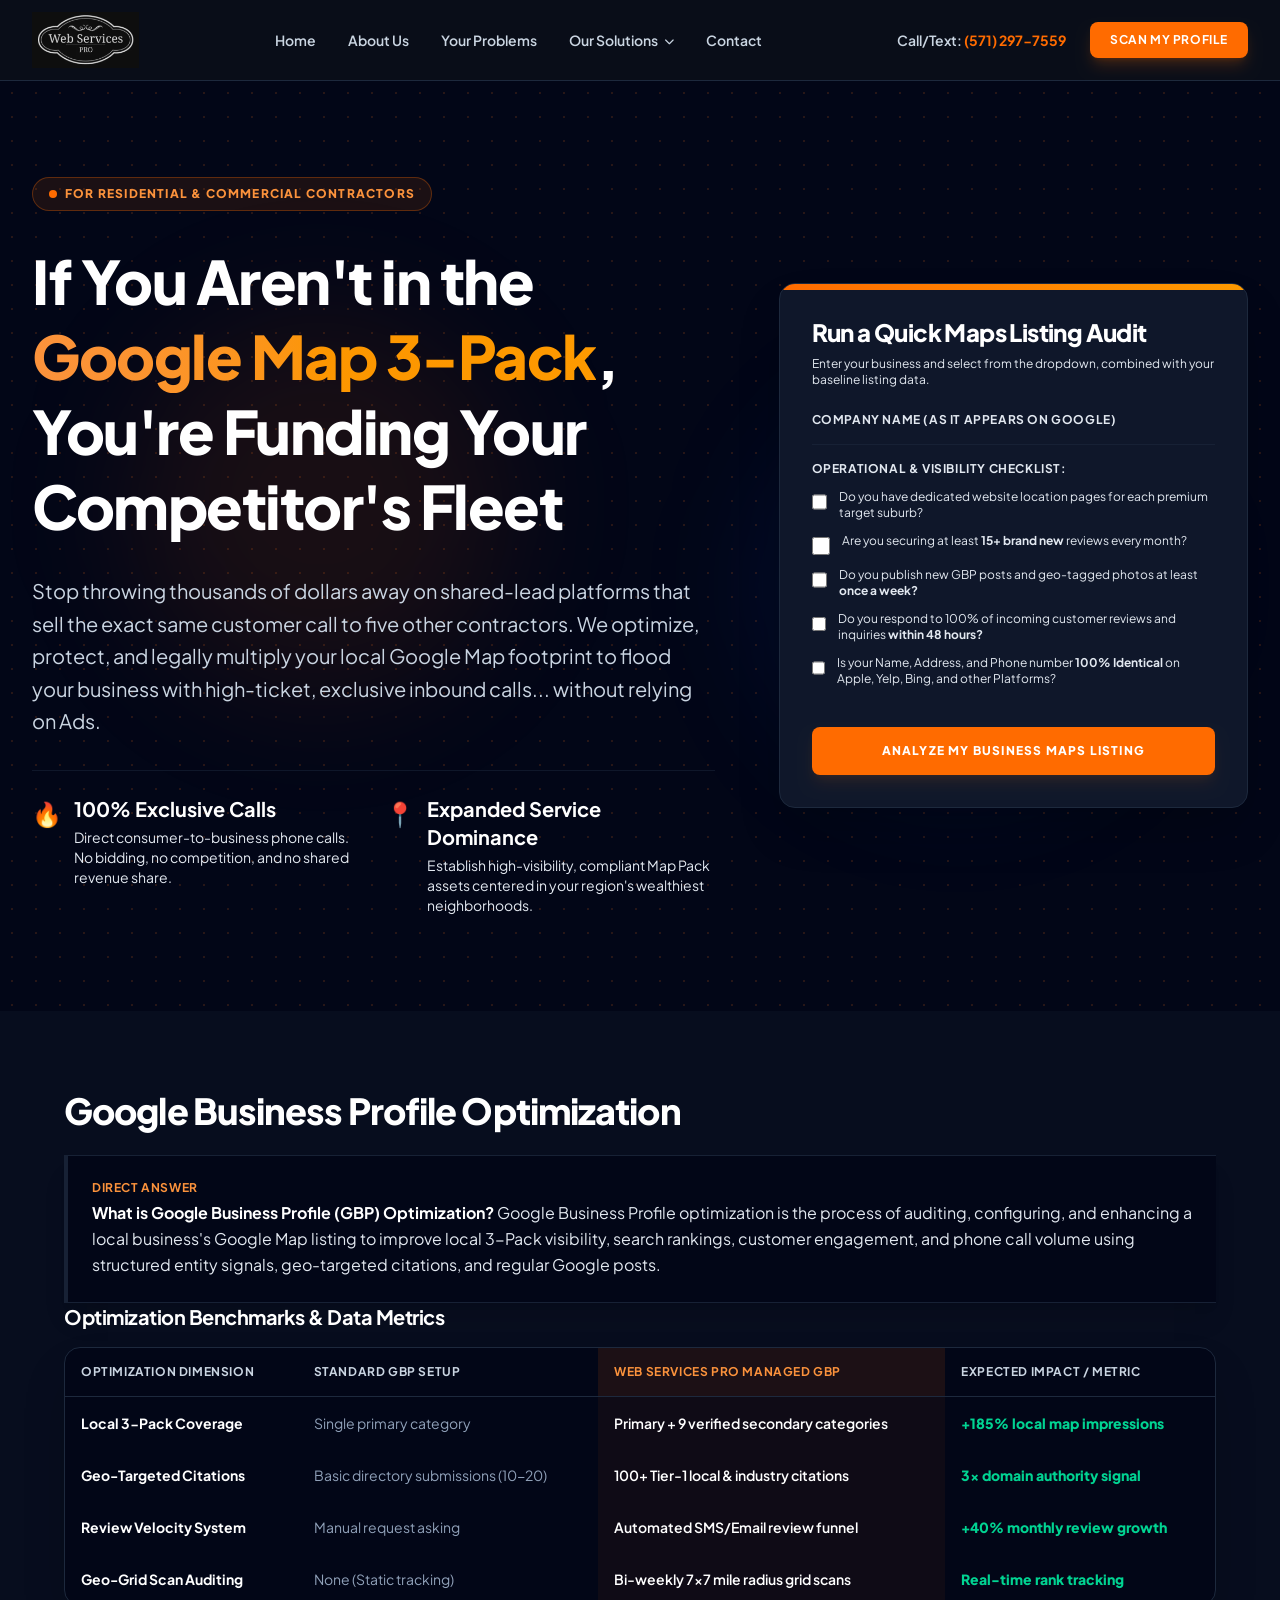
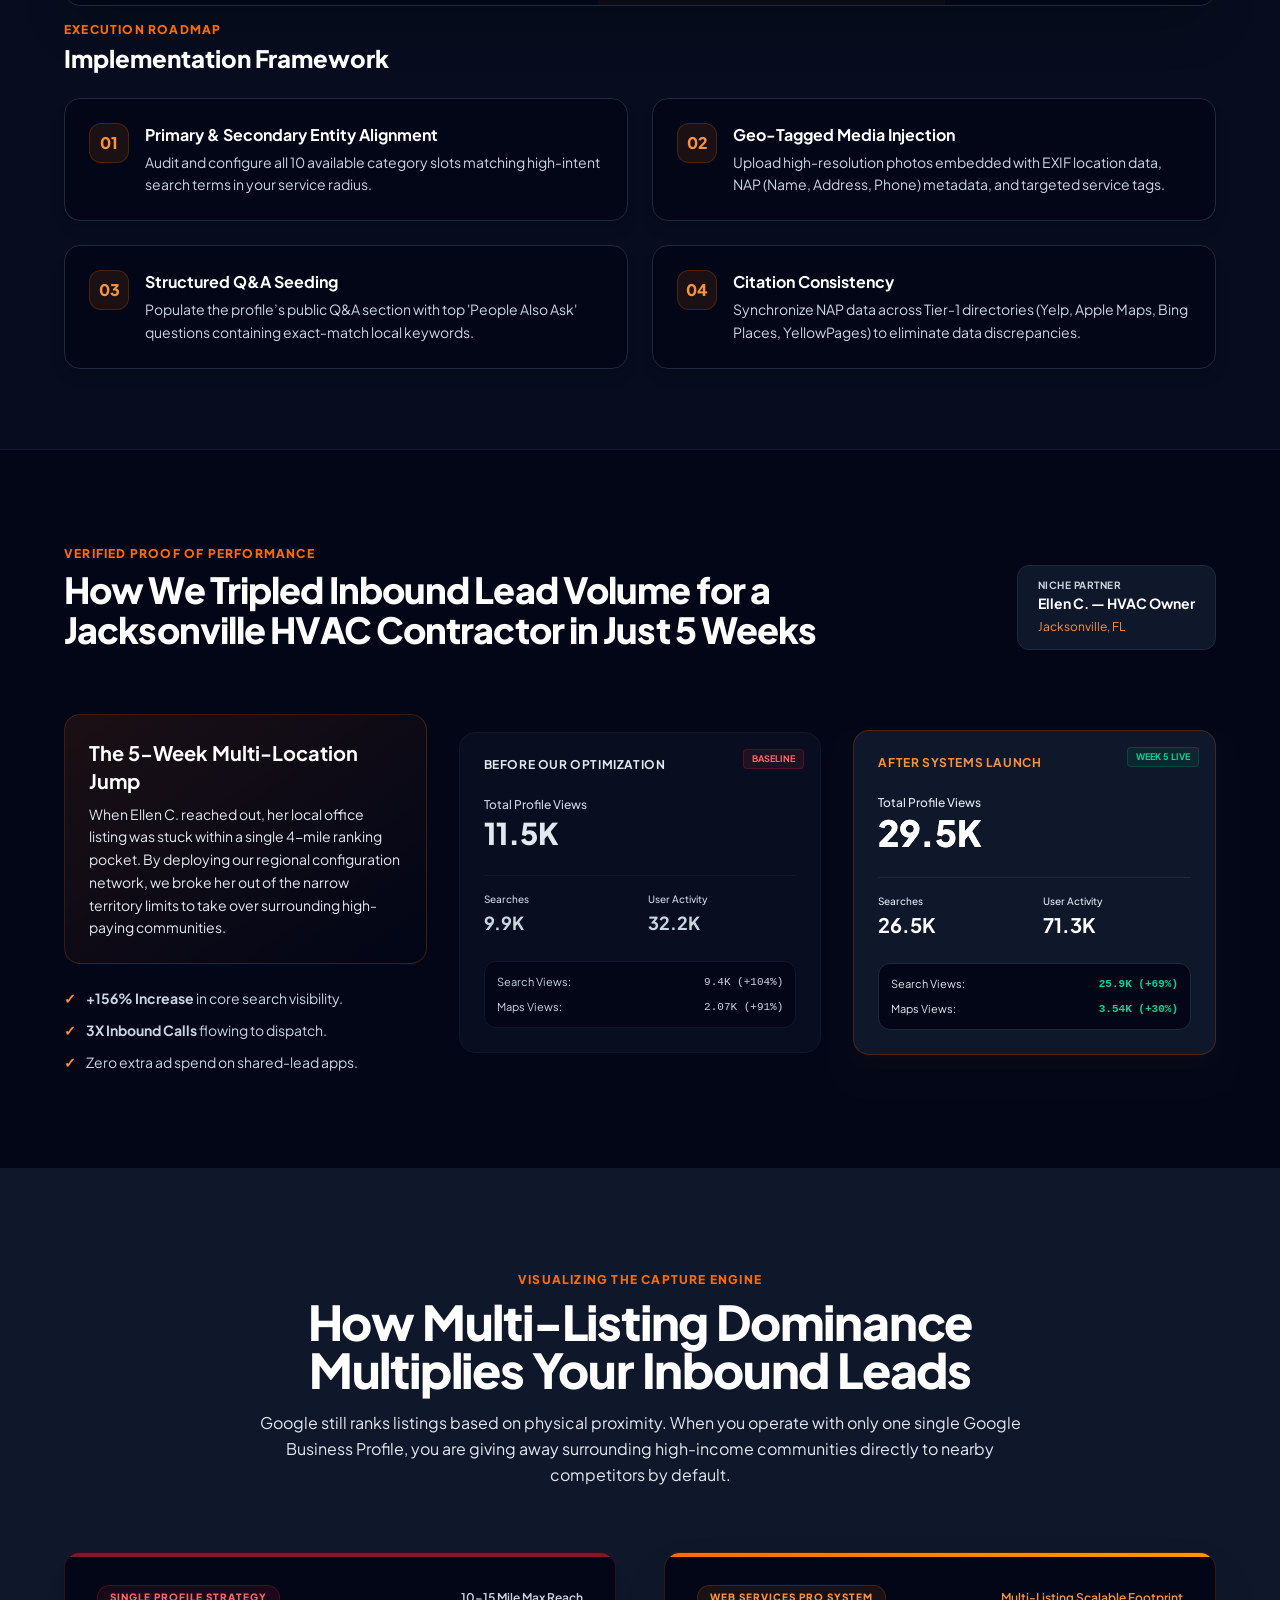
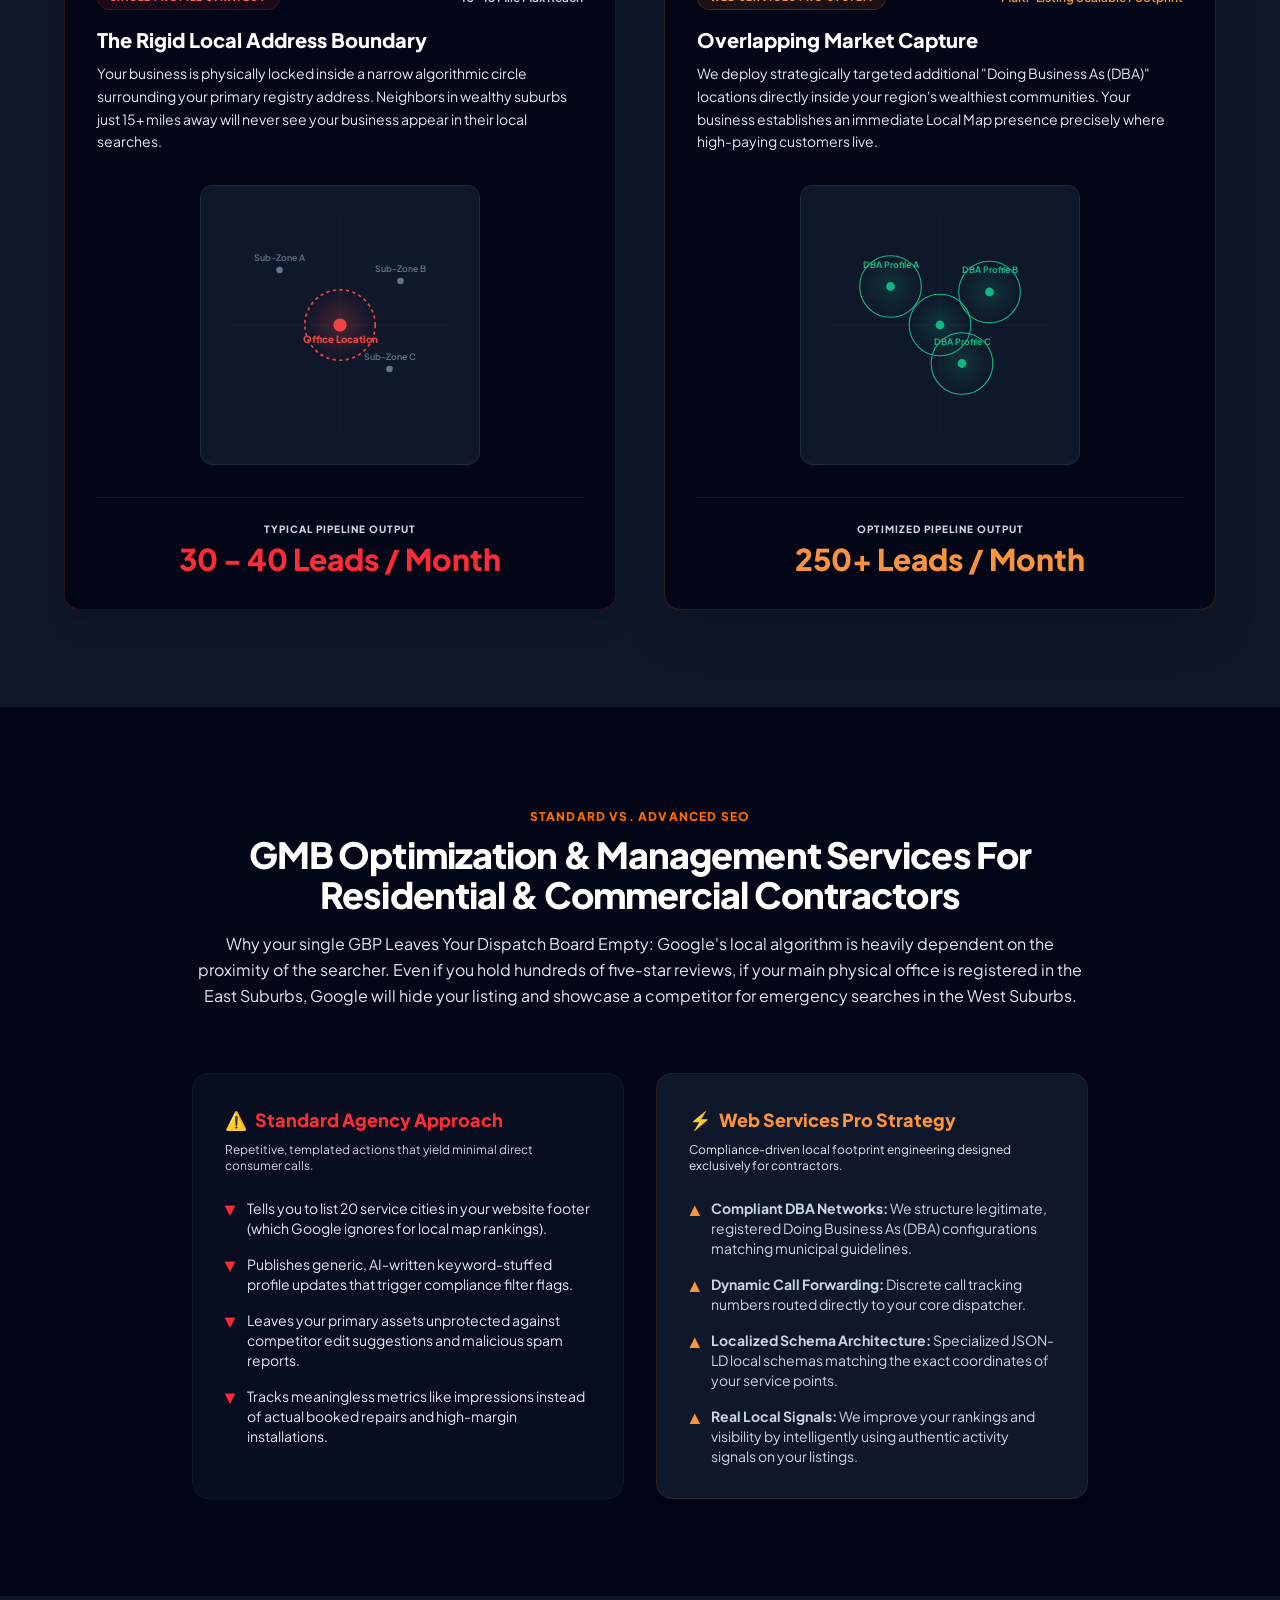
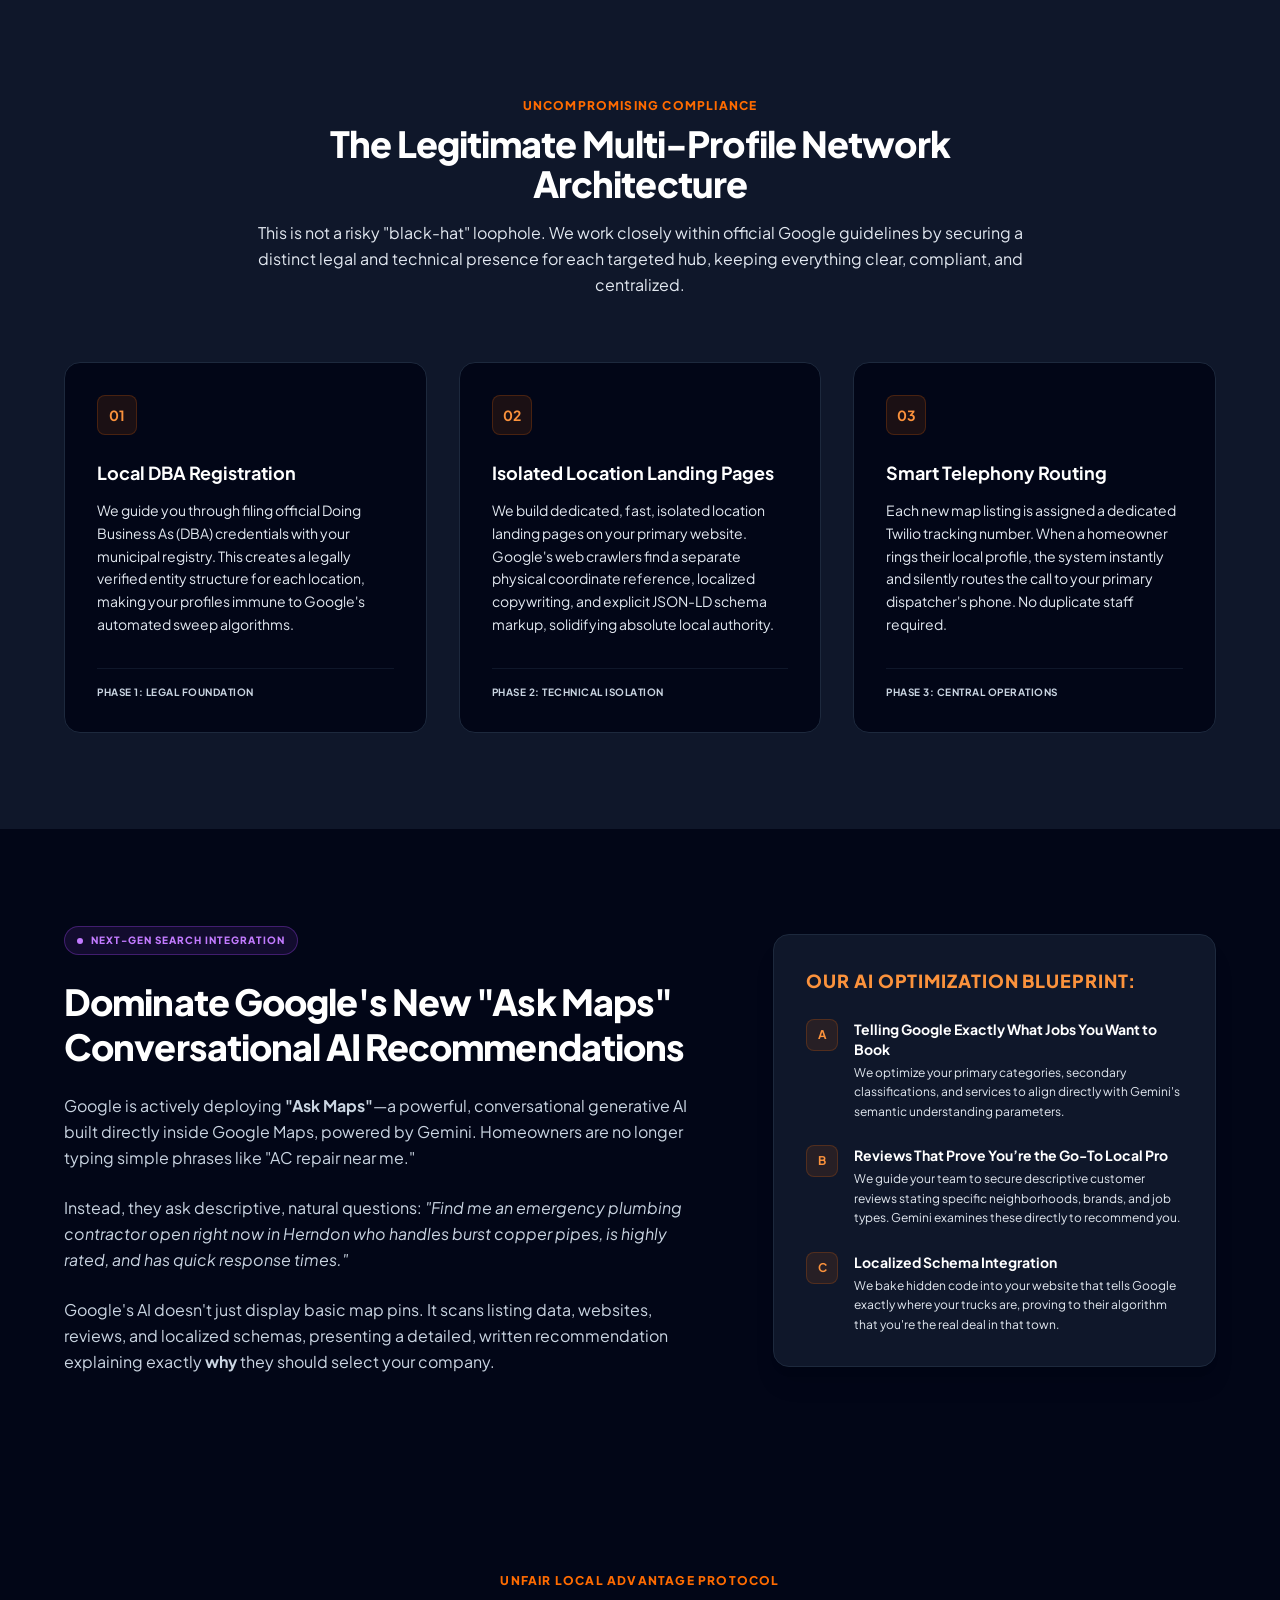
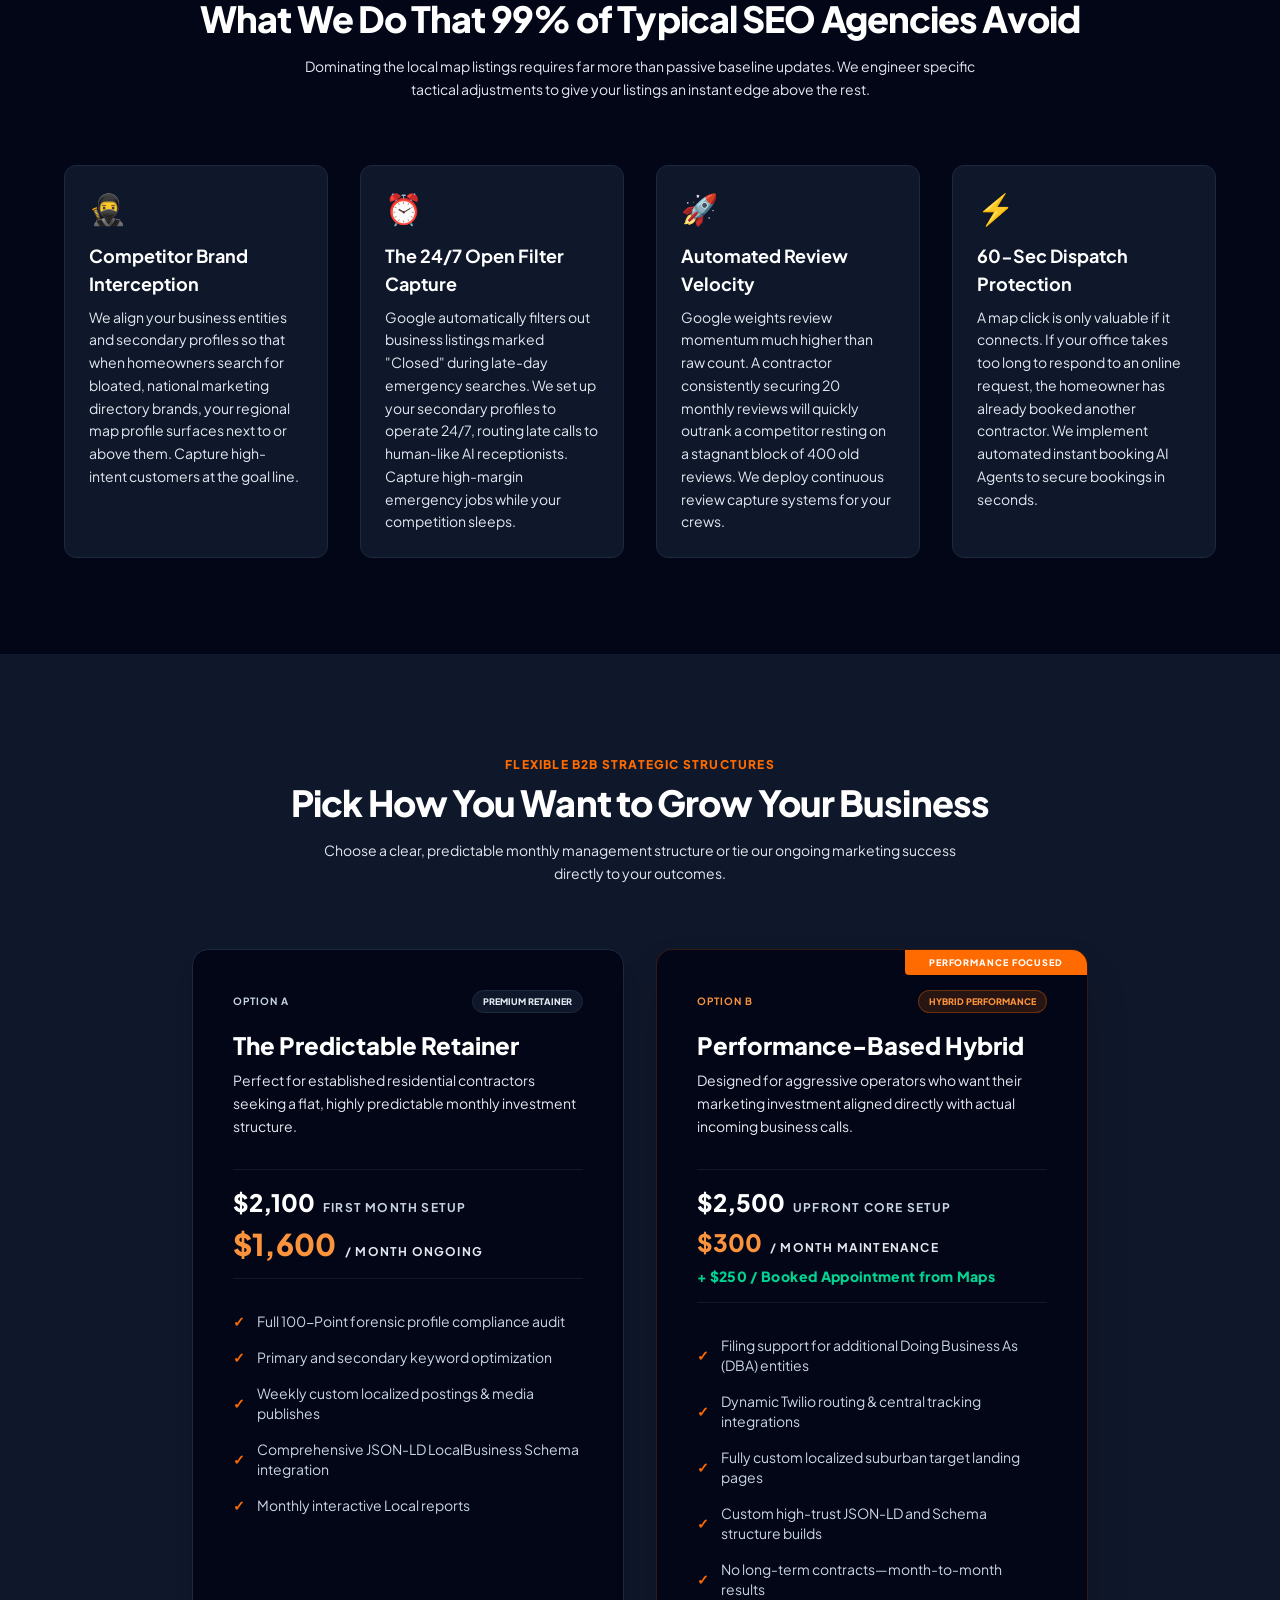
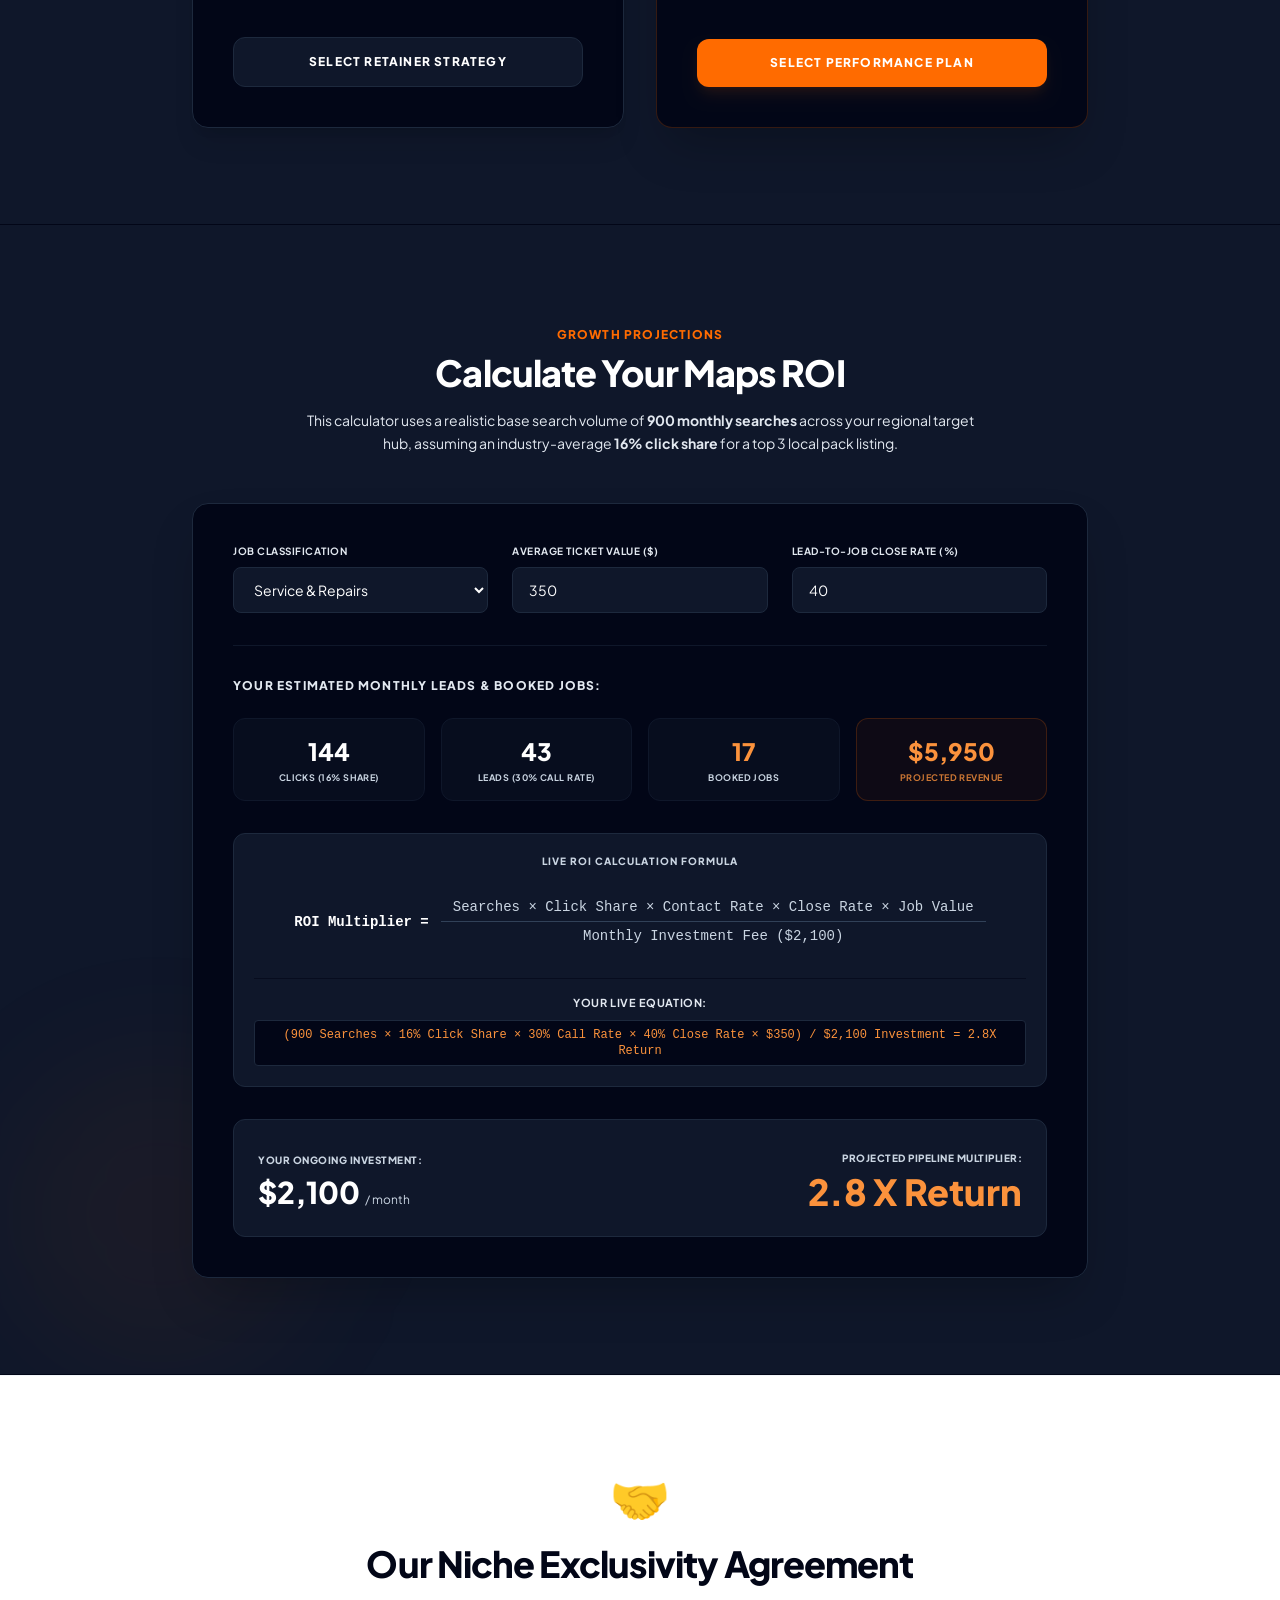
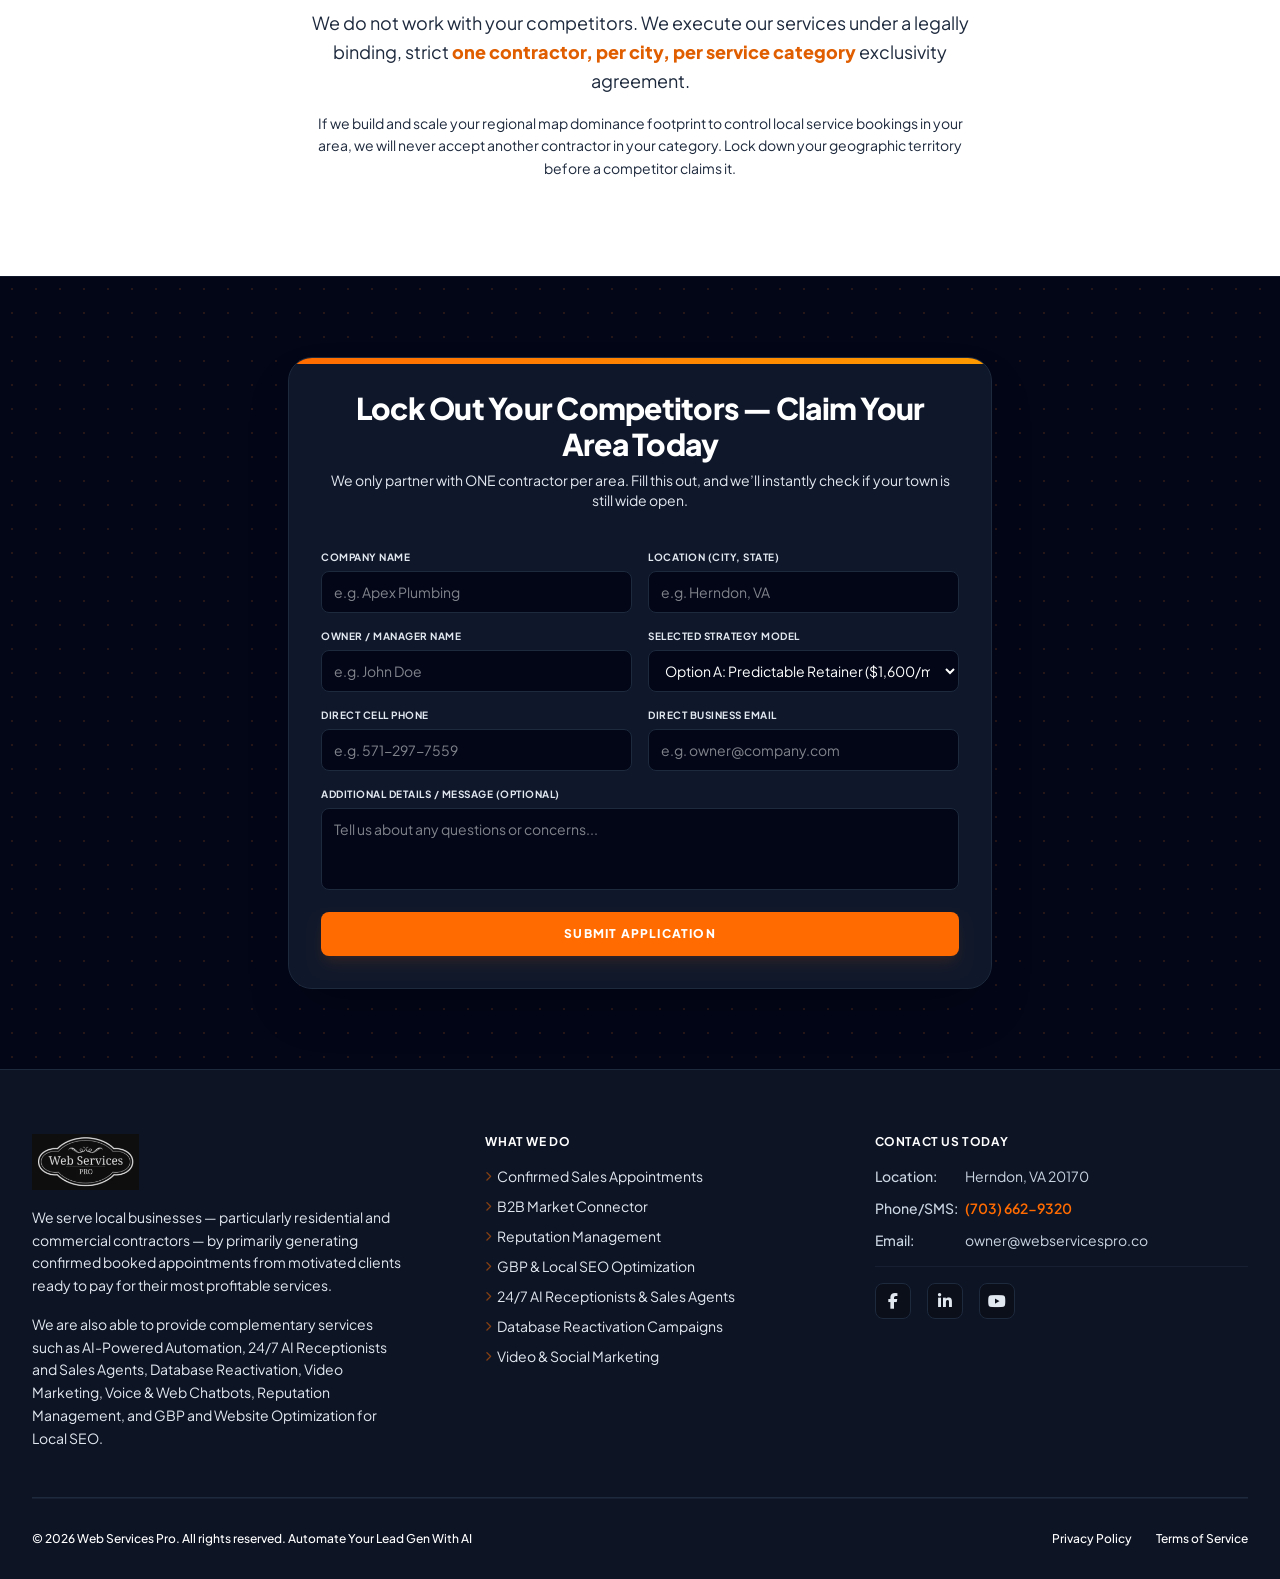
<file: gbp-optimization.html>
<!DOCTYPE html>
<html lang="en">
<head>
  <!-- Google tag (gtag.js) -->
  <script async defer src="https://www.googletagmanager.com/gtag/js?id=G-N3QEWQ2ZQH"></script>
  <script>
    window.dataLayer = window.dataLayer || [];
    function gtag(){dataLayer.push(arguments);}
    gtag('js', new Date());

    gtag('config', 'G-N3QEWQ2ZQH');
  </script>
  <meta charset="UTF-8">
  <meta name="viewport" content="width=device-width, initial-scale=1.0">
  <link rel="canonical" href="https://webservicespro.co/gbp-optimization.html" />
  <title>Google Business Profile Optimization Services & Multi-Location Dominance For Contractors | Web Services Pro</title>
  <meta name="description" content="Stop losing high-value inbound calls to shared lead platforms. We legally expand, optimize, and defend your Google Maps footprint to drive exclusive phone leads.">
  
  <script type="application/ld+json">
	{
  	"@context": "https://schema.org",
 	 "@graph": [
	    {
    	  "@type": "WebPage",
      	"@id": "https://webservicespro.co/gbp-optimization.html#webpage",
      	"url": "https://webservicespro.co/gbp-optimization.html",
      	"name": "Google Business Profile Optimization Services & Multi-Location Dominance For Contractors | Web Services Pro",
      	"isPartOf": {
        	"@id": "https://webservicespro.co/#website"
      	},
      	"about": {
        	"@id": "https://webservicespro.co/#organization"
      	},
      	"description": "Stop losing high-value inbound calls to shared lead platforms. We legally expand, optimize, and defend your Google Maps footprint to drive exclusive phone leads.",
      	"mainEntity": {
        	"@id": "https://webservicespro.co/gbp-optimization.html#service"
      	}
    	},
    	{
      	"@type": "Service",
      	"@id": "https://webservicespro.co/gbp-optimization.html#service",
      	"name": "Google Business Profile Optimization & Multi-Location Dominance",
      	"serviceType": "Local SEO and Google Maps Optimization",
      	"provider": {
        	"@id": "https://webservicespro.co/#organization"
  	    },
    	  "description": "A compliance-driven local map footprint engineering service designed exclusively for contractors to multiply their Google Maps presence, capture exclusive inbound calls, and optimize for semantic category structures matching Google's Gemini-powered 'Ask Maps' conversational AI requirements.",
      	"areaServed": {
        	"@type": "Country",
        	"name": "United States"
      	},
      	"audience": {
 			 "@type": "BusinessAudience",
			  "audienceType": "Residential and Commercial Contractors, Home Services Tradesmen",
			  "description": "Roofing Contractors, Siding Contractors, Solar Contractors, HVAC technicians, Plumbers, Electricians, Flooring Contractors, Concrete Contractors, Deck Builders, Fence Builders, Swimming Pool Builders, Landscapers, Arborists, Kitchen Remodelers, Bathroom Remodelers, Painters, Window Installers, Insulation Contractors",
			  "identifier": [
			    {
			      "@type": "PropertyValue",
			      "propertyID": "Google Knowledge Graph ID",
			      "value": "/g/11h1q4vkxb"                               // Entity: General Contractor
			    },
			    {
			      "@type": "PropertyValue",
			      "propertyID": "Google Knowledge Graph ID",
			      "value": "/g/11tdwby74g"                               // Entity: Commercial Roofer
			    },
			    {
			      "@type": "PropertyValue",
			      "propertyID": "Google Knowledge Graph ID",
			      "value": "/g/11c5xgglrs"                               // Entity: Flooring Contractor
			    },
			    {
			      "@type": "PropertyValue",
 			     "propertyID": "Google Knowledge Graph ID",
 			     "value": "/g/11cn9g5sc3"                               // Entity: HVAC Contractor
 			   },
			    {
			      "@type": "PropertyValue",
			      "propertyID": "Google Knowledge Graph ID",
			      "value": "/m/0117kygn"                               // Entity: Solar Contractor
			    },
			    {
			      "@type": "PropertyValue",
			      "propertyID": "Google Knowledge Graph ID",
			      "value": "/g/11cn9fjs22"                               // Entity: Swimming Pool Contractor
			    },
			    {
   			   "@type": "PropertyValue",
  			    "propertyID": "Google Knowledge Graph ID",
  			    "value": "/m/07ry5s"                               // Entity: Moving Company
 			   },
 			   {
 			     "@type": "PropertyValue",
 			     "propertyID": "Google Knowledge Graph ID",
 			     "value": "/g/11c5z_pcf_"                               // Entity: Kitchen Remodeler
			    },
			    {
			      "@type": "PropertyValue",
			      "propertyID": "Google Knowledge Graph ID",
 			     "value": "/g/11c5_5fwkj"                               // Entity: Bathroom Remodeler
 			   },
 			   {
 			     "@type": "PropertyValue",
 			     "propertyID": "Google Knowledge Graph ID",
 			     "value": "/g/11j317hrh5"                               // Entity: Landscaper
 			   },
 			   {
 			     "@type": "PropertyValue",
  			    "propertyID": "Google Knowledge Graph ID",
  			    "value": "/g/11dxd352_7"                               // Entity: Arborist
  			  },
  			  {
  			    "@type": "PropertyValue",
  			    "propertyID": "Google Knowledge Graph ID",
  			    "value": "/g/11c5xcyy_j"                               // Entity: Concrete Contractor
 			   },
 			   {
 			     "@type": "PropertyValue",
 			     "propertyID": "Google Knowledge Graph ID",
 			     "value": "/m/01bw9x"                               // Entity: Electrician
 			   },
 			   {
			      "@type": "PropertyValue",
			      "propertyID": "Google Knowledge Graph ID",
			      "value": "/m/01jp58"                               // Entity: Plumber
 			   },
 			   {
 			     "@type": "PropertyValue",
 			     "propertyID": "Google Knowledge Graph ID",
 			     "value": "/g/11cn9gh7cc"                               // Entity: Deck builder
 			   },
 			   {
 			     "@type": "PropertyValue",
  			    "propertyID": "Google Knowledge Graph ID",
  			    "value": "/g/11c2nt1v_7"                               // Entity: Fence Contractor
  			  },
 			   {
 			     "@type": "PropertyValue",
  			    "propertyID": "Google Knowledge Graph ID",
  			    "value": "/g/11bxkmbj9w"                               // Entity: Gate Contractor
  			  },
  			  {
  			    "@type": "PropertyValue",
  			    "propertyID": "Google Knowledge Graph ID",
  			    "value": "/g/11lt1b3tk9"                               // Entity: Window Installer
  			  },
 			   {
 			     "@type": "PropertyValue",
 			     "propertyID": "Google Knowledge Graph ID",
  			    "value": "/g/11h8r97qjy"                               // Entity: Window Repairman
  			  },
  			  {
 			     "@type": "PropertyValue",
  			    "propertyID": "Google Knowledge Graph ID",
  			    "value": "/g/11j8qr9s30"                               // Entity: Painter
  			  },
  			  {
  			    "@type": "PropertyValue",
  			    "propertyID": "Google Knowledge Graph ID",
  			    "value": "/g/11cn9dg7n4"                               // Entity: Insulation Contractor
  			  },
  			  {
  			    "@type": "PropertyValue",
   			   "propertyID": "Google Knowledge Graph ID",
  			    "value": "/g/11n033fw32"                               // Entity: Residential Roofer
 			   }
 			 ],
 			 "sameAs": [
 			   "https://www.wikidata.org/wiki/Q289612",             // Topic: General Contractor
 			   "https://www.wikidata.org/wiki/Q552378",             // Topic: Roofing Contractor
 			   "https://www.wikidata.org/wiki/Q123131309",	// Topic: Flooring Contractor
 			   "https://www.wikidata.org/wiki/Q125394493",	// Topic: HVAC Technician
  			  "https://www.wikidata.org/wiki/Q1757263", 	// Topic: Moving Company
  			  "https://www.onetonline.org/link/summary/47-2231.00", 	// Topic: Solar Panel Installers
  			  "https://www.onetonline.org/link/summary/47-2044.00", 	// Topic: Tile and Stone
  			  "https://www.naics.com/naics-code-description/?code=236118",	// Topic: Residential Remodelers
  			  "https://www.naics.com/naics-code-description/?code=561730", 	// Topic: Landscapers
 			   "https://www.wikidata.org/wiki/Q43184282", 	// Topic: Landscapers
 			   "https://www.wikidata.org/wiki/Q776268", 	// Topic: Arborist
 			   "https://www.naics.com/naics-code-description/?code=238990", 	// Topic: Other Contractors
 			   "https://www.wikidata.org/wiki/Q123178345", 	// Topic: Concrete Contractors
 			   "https://www.wikidata.org/wiki/Q252924", 	// Topic: Plumber
 			   "https://www.wikidata.org/wiki/Q165029", 	// Topic: Electrician
  			  "https://www.onetonline.org/link/summary/47-4031.00", 	// Topic: Fence/Gate Builder
  			  "https://www.wikidata.org/wiki/Q288728", 	// Topic: Painter
  			  "https://www.wikidata.org/wiki/Q123131307",	// Topic: Drywall and Insulation
  			  "https://www.wikidata.org/wiki/Q123131303",	// Topic: Building Exterior Contractors
  			  "https://www.naics.com/naics-code-description/?code=238350"	// Topic: Window & Door Installers
			  ],
			  "geographicArea": {
			    "@type": "Country",
			    "name": "United States"
			  }
			},
      	"offers": {
        	"@type": "OfferCatalog",
        	"name": "Performance Acceleration Models",
        	"itemListElement": [
          	{
            	"@type": "Offer",
            	"name": "Option A: The Predictable Retainer",
            	"description": "Flat monthly investment management structure including a 100-point forensic profile compliance audit, primary and secondary keyword optimization, weekly custom localized postings, JSON-LD schema architecture integration, and monthly GeoGrid mapping reports.",
            	"priceSpecification": [
              	{
                	"@type": "UnitPriceSpecification",
        	        "name": "First Month Setup Fee",
            	    "price": "2100.00",
                	"priceCurrency": "USD",
     	           "priceType": "One-time"
        	      },
            	  {
                	"@type": "UnitPriceSpecification",
    	            "name": "Ongoing Monthly Retainer",
        	        "price": "1600.00",
            	    "priceCurrency": "USD",
                	"priceType": "Recurring"
  	            }
    	        ]
        	  },
          	{
            	"@type": "Offer",
  	          "name": "Option B: Performance-Based Hybrid",
    	        "description": "An aggressive, contract-free operational structure that aligns ongoing investments directly with actual booked dispatch outcomes. Includes legal filing support for municipal DBA entities, dynamic Twilio phone routing setup, and localized target community landing pages.",
        	    "priceSpecification": [
            	  {
                	"@type": "UnitPriceSpecification",
      	          "name": "Upfront Core Setup",
        	        "price": "2500.00",
            	    "priceCurrency": "USD",
                	"priceType": "One-time"
              	},
              	{
                	"@type": "UnitPriceSpecification",
    	            "name": "Monthly Maintenance Fee",
        	        "price": "300.00",
            	    "priceCurrency": "USD",
                	"priceType": "Recurring"
              	},
              	{
                	"@type": "UnitPriceSpecification",
                	"name": "Performance Fee Per Booked Appointment from Maps",
                	"price": "250.00",
                	"priceCurrency": "USD",
                	"priceType": "Performance"
              	}
            	]
          	}
        	]
      	}
      	},
    	{
      	"@type": "ProfessionalService",
      	"@id": "https://webservicespro.co/#organization",
      	"name": "Web Services Pro",
      	"url": "https://webservicespro.co",
	  	"priceRange": "$$$$",
      	"logo": {
        	"@type": "ImageObject",
        	"url": "https://webservicespro.co/Web-Services-Pro-Logo-Black.webp"
      	},
      	"telephone": "+1-571-297-7559",
      	"email": "owner@webservicespro.co",
      	"review": {
		  "@type": "Review",
		  "author": {
		    "@type": "Person",
		    "name": "Ellen C.",
		    "jobTitle": "HVAC Owner"
		  },
		  "reviewRating": {
 		   "@type": "Rating",
		    "ratingValue": "5",
		    "bestRating": "5"
		  },
		  "reviewBody": "Jacksonville HVAC Contractor Performance Proof Case Study: Achieved a +156% increase in core search visibility and 3X inbound calls flowing directly to the dispatch board within 5 weeks of multi-location profile systems deployment, without adding extra ad spend on shared-lead applications.",
		  "itemReviewed": {
		    "@id": "https://webservicespro.co/gbp-optimization.html#service"
		  }
		},
	  	"address": {
        	"@type": "PostalAddress",
        	"addressLocality": "Herndon",
        	"addressRegion": "VA",
     	   "postalCode": "20170",
        	"addressCountry": "US"
      	},
      	"knowsAbout": [
        	{
			  "@type": "Thing",
			  "name": "Local Search Engine Optimization",
			  "identifier": {
			    "@type": "PropertyValue",
			    "propertyID": "Google Knowledge Graph ID",
			    "value": "/g/11dymty4xq"
			  },
			  "sameAs": [
  			  	"https://www.wikidata.org/wiki/Q30324357",
	  			"https://en.wikipedia.org/wiki/Local_search_engine_optimisation"
 			 ]
			},
	  		{
  			"@type": "Thing",
 			 "name": "Google Business Profile",
 			 "identifier": {
 			   "@type": "PropertyValue",
 			   "propertyID": "Google Knowledge Graph ID",
 			   "value": "/g/11bvwcc_bz"
 			 },
 			 "sameAs": [
 			  	"https://www.wikidata.org/wiki/Q21235252"
 			 ]
			},
        	{
          	"@type": "Thing",
          	"name": "Google Maps",
	  		"identifier": {
 			   "@type": "PropertyValue",
 			   "propertyID": "Google Knowledge Graph ID",
 			   "value": "/m/055t58"
 			 },
          	"sameAs": [
            	"https://en.wikipedia.org/wiki/Google_Maps",
            	"https://www.wikidata.org/wiki/Q12013"
          	]
        	},
	  		{
          	"@type": "Thing",
          	"name": "Lead Generation",
	  		"identifier": {
 			   "@type": "PropertyValue",
 			   "propertyID": "Google Knowledge Graph ID",
 			   "value": "/g/11j8qr8r2x"
 			 },
          	"sameAs": [
            	"https://en.wikipedia.org/wiki/Lead_generation",
            	"https://www.wikidata.org/wiki/Q7094093"
          	]
        	},
        	{
			"@type": "Thing",
 			 "name": "Search Engine Optimization (SEO)",
 			 "identifier": {
 			   "@type": "PropertyValue",
 			   "propertyID": "Google Knowledge Graph ID",
 			   "value": "/m/019qb_"
 			 },
 			 "sameAs": [
 			    "https://www.wikidata.org/wiki/Q180711",
	  			"https://en.wikipedia.org/wiki/Search_engine_optimization"
  			]
			}
      	]
    	},
    	{
      	"@type": "WebSite",
      	"@id": "https://webservicespro.co/#website",
      	"url": "https://webservicespro.co",
      	"name": "Web Services Pro"
    	}
  	]
	}
  </script>
	
  <link rel="preconnect" href="https://fonts.googleapis.com">
  <link rel="preconnect" href="https://fonts.gstatic.com" crossorigin>

  <link rel="preload" href="https://cdnjs.cloudflare.com/ajax/libs/font-awesome/6.4.0/webfonts/fa-solid-900.woff2" as="font" type="font/woff2" crossorigin>
  <link rel="preload" href="https://cdnjs.cloudflare.com/ajax/libs/font-awesome/6.4.0/webfonts/fa-brands-400.woff2" as="font" type="font/woff2" crossorigin>

  <link rel="stylesheet" href="output.css">  

  <link href="https://fonts.googleapis.com/css2?family=Plus+Jakarta+Sans:wght@300;400;500;600;700;800;900&display=swap" rel="stylesheet">
	
  <style>
    body {
      font-family: 'Plus Jakarta Sans', sans-serif;
    }
    .grid-bg {
      background-image: radial-gradient(rgba(249, 115, 22, 0.15) 1px, transparent 1px);
      background-size: 24px 24px;
    }
    
    /* Force Google Maps modern autocomplete web component into Dark Mode */
    #autocomplete-container gmp-place-autocomplete, 
    gmp-place-autocomplete {
      /* Force native browser engine to render child components in dark mode */
      color-scheme: dark !important;
      
      /* Main input card variables */
      --gmp-md-sys-color-surface: #0b1329 !important; /* Dark input box */
      --gmp-md-sys-color-on-surface: #ffffff !important; /* White typed text */
      --gmp-md-sys-color-on-surface-variant: #94a3b8 !important; /* Gray placeholder text */
      
      font-family: 'Plus Jakarta Sans', sans-serif !important;
      color: #ffffff !important;
    }

    /* Target the correct Shadow DOM prediction list part across Safari & Firefox */
    gmp-place-autocomplete::part(prediction-list) {
      background-color: #0f172a !important; /* Slate-900 dropdown background */
      border: 1px solid #334155 !important; /* Slate-700 container outline */
      border-radius: 0.75rem !important;
      color: #ffffff !important; /* Forces dropdown text white */
    }

    /* Target the internal prediction rows directly */
    gmp-place-autocomplete::part(prediction-item) {
      color: #ffffff !important;
      border-bottom: 1px solid #1e293b !important;
    }

    /* Style the matching text queries inside the shadow list items */
    gmp-place-autocomplete::part(matched-text) {
      color: #f97316 !important; /* Brand orange highlight for matching text */
    }

    /* Fallback catch-all layers for alternative popover anchoring engines */
    #autocomplete-container [popover],
    #autocomplete-container .pac-container,
    .pac-container {
      background-color: #0f172a !important;
      border: 1px solid #334155 !important;
      color: #ffffff !important;
    }
    .pac-item, .pac-item-query {
      color: #ffffff !important;
    }
    .pac-matched {
      color: #f97316 !important;
    }
  </style>

  <link rel="stylesheet" href="https://cdnjs.cloudflare.com/ajax/libs/font-awesome/6.4.0/css/all.min.css" media="print" onload="this.media='all'">
</head>
<body class="bg-slate-950 text-slate-100 selection:bg-brand-500 selection:text-white overflow-x-hidden">

  	<header class="border-b border-slate-800 bg-darkBg/90 backdrop-blur sticky top-0 z-50">
        <div class="max-w-7xl mx-auto px-4 sm:px-6 lg:px-8">
            <div class="flex h-20 items-center justify-between">
                
                <div class="flex items-center">
                    <a href="index.html" class="flex-shrink-0 flex items-center">
                        <img src="Web-Services-Pro-Logo-Black.webp" alt="Web Services Pro Logo" width="188" height="98" class="h-14 w-auto object-contain">
                    </a>
                </div>

                <nav class="hidden lg:flex items-center space-x-8">
                    <a href="index.html" class="text-sm font-semibold text-slate-300 hover:text-brandOrange transition">Home</a>
                    <a href="about-us.html" class="text-sm font-semibold text-slate-300 hover:text-brandOrange transition">About Us</a>
                    <a href="revenue-leaks.html" class="text-sm font-semibold text-slate-300 hover:text-brandOrange transition">Your Problems</a>

                    <div class="relative group">
                        <button class="flex items-center gap-1.5 text-sm font-semibold text-slate-300 hover:text-brandOrange transition focus:outline-none py-4">
                            Our Solutions <i class="fa-solid fa-chevron-down text-[10px] tracking-none group-hover:rotate-180 transition-transform duration-200 mt-0.5"></i>
                        </button>
                        <div class="absolute top-full left-1/2 -translate-x-1/2 mt-0 w-64 bg-darkCard border border-slate-800 rounded-2xl p-2.5 shadow-2xl opacity-0 invisible group-hover:opacity-100 group-hover:visible transition-all duration-200 z-50 space-y-1">
                            <a href="ai-agents-chatbots.html" class="block px-4 py-2.5 rounded-xl text-xs font-bold text-slate-300 hover:bg-brandOrange/10 hover:text-white transition">🤖 AI Voice & Chat Agents</a>
                            <a href="gbp-optimization.html" aria-current="page" class="block px-4 py-2.5 rounded-xl text-xs font-bold text-slate-300 hover:bg-brandOrange/10 hover:text-white transition">📍 GBP Maps Optimization</a>
                            <a href="reputation-management.html" class="block px-4 py-2.5 rounded-xl text-xs font-bold text-slate-300 hover:bg-brandOrange/10 hover:text-white transition">⭐ Reputation Management</a>
                            <a href="database-reactivation.html" class="block px-4 py-2.5 rounded-xl text-xs font-bold text-slate-300 hover:bg-brandOrange/10 hover:text-white transition">🗄️ Database Reactivation</a>
                            <a href="video-marketing.html" class="block px-4 py-2.5 rounded-xl text-xs font-bold text-slate-300 hover:bg-brandOrange/10 hover:text-white transition">🎥 Video Marketing Ads</a>
							<a href="b2b-market-connector.html" class="block px-4 py-2.5 rounded-xl text-xs font-bold text-brandOrange bg-brandOrange/10 transition">🤝 B2B Market Connector</a>
                        </div>
                    </div>

                    <a href="contact.html" class="text-sm font-semibold text-slate-300 hover:text-brandOrange transition">Contact</a>
                </nav>

                <div class="hidden lg:flex items-center space-x-6">
                    <a href="tel:5712977559" class="text-sm font-semibold text-slate-300 hover:text-white transition">
                        Call/Text: <span class="text-brandOrange font-bold">(571) 297-7559</span>
                    </a>
                    <a href="#grader-section" class="hidden sm:inline-flex bg-brand-500 hover:bg-brand-600 text-white px-5 py-2.5 rounded-lg text-xs font-bold uppercase tracking-wider transition-all duration-200 shadow-lg shadow-brand-500/20 hover:shadow-brand-500/35">
          				Scan My Profile
       				</a>
                </div>

                <div class="flex lg:hidden items-center space-x-4">
                    <a href="tel:5712977559" class="text-xs font-bold text-brandOrange bg-brandOrange/5 border border-brandOrange/10 px-3 py-1.5 rounded-lg">
                        (571) 297-7559
                    </a>
                    <button id="mobile-menu-toggle" type="button" class="text-slate-200 hover:text-white focus:outline-none text-xl p-1" aria-label="Toggle navigation menu">
                        <i id="menu-icon" class="fa-solid fa-bars"></i>
                    </button>
                </div>

            </div>
        </div>

        <div id="mobile-menu" class="hidden lg:hidden border-t border-slate-800/80 bg-darkBg px-4 pt-4 pb-6 space-y-4 shadow-2xl">
            <div class="flex flex-col space-y-2">
                <a href="index.html" class="text-sm font-bold text-slate-300 hover:text-brandOrange transition py-1.5 border-b border-slate-900">Home</a>
                <a href="about-us.html" class="text-sm font-bold text-slate-300 hover:text-brandOrange transition py-1.5 border-b border-slate-900">About Us</a>
                <a href="revenue-leaks.html" class="text-sm font-bold text-slate-300 hover:text-brandOrange transition py-1.5 border-b border-slate-900">Your Problems</a>

                <div class="py-2 space-y-1.5 border-b border-slate-900">
                    <span class="block text-[10px] font-black uppercase text-slate-300 tracking-wider mb-1">Our Core Focus Areas</span>
                    <a href="ai-agents-chatbots.html" class="block text-xs font-bold text-slate-300 hover:text-brandOrange transition pl-2 py-1">🤖 AI Voice & Chat Agents</a>
                    <a href="gbp-optimization.html" aria-current="page" class="block text-xs font-bold text-slate-300 hover:text-brandOrange transition pl-2 py-1">📍 GBP Maps Optimization</a>
                    <a href="reputation-management.html" class="block text-xs font-bold text-slate-300 hover:text-brandOrange transition pl-2 py-1">⭐ Reputation Management</a>
                    <a href="database-reactivation.html" class="block text-xs font-bold text-slate-300 hover:text-brandOrange transition pl-2 py-1">🗄️ Database Reactivation</a>
                    <a href="video-marketing.html" class="block text-xs font-bold text-slate-300 hover:text-brandOrange transition pl-2 py-1">🎥 Video Marketing Ads</a>
					<a href="b2b-market-connector.html" class="block text-xs font-bold text-brandOrange transition pl-2 py-1">🤝 B2B Market Connector</a>
                </div>

                <a href="contact.html" class="text-sm font-bold text-slate-300 hover:text-brandOrange transition py-1.5">Contact</a>
            </div>
            
            <div class="pt-2">
                <a href="#grader-section" class="hidden sm:inline-flex bg-brand-500 hover:bg-brand-600 text-white px-5 py-2.5 rounded-lg text-xs font-bold uppercase tracking-wider transition-all duration-200 shadow-lg shadow-brand-500/20 hover:shadow-brand-500/35">
          			Scan My Profile
       			</a>
            </div>
        </div>
  	</header>

	<main id="main-content">

  <!-- HERO SECTION with Integrated 60-Second Grader -->
  <section class="relative min-h-screen flex items-center justify-center py-16 sm:py-24 px-4 sm:px-6 lg:px-8 overflow-hidden grid-bg">
    <!-- Atmospheric Background Gradients -->
    <div class="absolute top-1/4 left-1/10 w-96 h-96 bg-brand-600/10 rounded-full blur-3xl pointer-events-none"></div>
    <div class="absolute bottom-1/4 right-1/10 w-96 h-96 bg-blue-600/10 rounded-full blur-3xl pointer-events-none"></div>

    <div class="max-w-7xl mx-auto w-full grid grid-cols-1 lg:grid-cols-12 gap-12 lg:gap-16 items-center relative z-10">
      
      <!-- Copy Block -->
      <div class="lg:col-span-7 space-y-8 text-left">
        <div class="inline-flex items-center gap-2 bg-brand-500/10 border border-brand-500/30 px-4 py-2 rounded-full">
          <span class="w-2 h-2 rounded-full bg-brand-500 animate-pulse"></span>
          <span class="text-xs font-extrabold uppercase tracking-widest text-brand-400">
            For Residential & Commercial Contractors
          </span>
        </div>
        <h1 class="text-4xl sm:text-5xl lg:text-6xl font-black tracking-tight text-white leading-tight">
          If You Aren't in the <span class="text-transparent bg-clip-text bg-gradient-to-r from-brand-400 to-amber-500">Google Map 3-Pack</span>, You're Funding Your Competitor's Fleet
        </h1>
        <p class="text-slate-300 text-lg sm:text-xl leading-relaxed max-w-2xl">
          Stop throwing thousands of dollars away on shared-lead platforms that sell the exact same customer call to five other contractors. We optimize, protect, and legally multiply your local Google Map footprint to flood your business with high-ticket, exclusive inbound calls... without relying on Ads.
        </p>
        
        <div class="grid grid-cols-1 sm:grid-cols-2 gap-6 pt-6 border-t border-slate-900">
          <div class="flex items-start gap-3">
            <span class="text-2xl mt-0.5 text-brand-500">🔥</span>
            <div>
              <span class="block text-xl font-bold text-white">100% Exclusive Calls</span>
              <p class="text-sm text-slate-200 mt-1">Direct consumer-to-business phone calls. No bidding, no competition, and no shared revenue share.</p>
            </div>
          </div>
          <div class="flex items-start gap-3">
            <span class="text-2xl mt-0.5 text-brand-500">📍</span>
            <div>
              <span class="block text-xl font-bold text-white">Expanded Service Dominance</span>
              <p class="text-sm text-slate-200 mt-1">Establish high-visibility, compliant Map Pack assets centered in your region's wealthiest neighborhoods.</p>
            </div>
          </div>
        </div>
      </div>

      <!-- Live Interactive Grader Tool Card -->
      <div id="grader-section" class="lg:col-span-5 scroll-mt-24">
        <div class="bg-slate-900 border border-slate-800 text-slate-100 p-6 sm:p-8 rounded-2xl shadow-2xl relative overflow-hidden">
          <div class="absolute top-0 left-0 w-full h-1.5 bg-gradient-to-r from-brand-500 to-amber-500"></div>
          
          <!-- Input Form State -->
          <div id="grader-input-panel" class="transition-all duration-350">
            <h3 class="text-xl sm:text-2xl font-black text-white tracking-tight">Run a Quick Maps Listing Audit</h3>
            <p class="text-xs text-slate-200 mt-2 mb-6">
              Enter your business and select from the dropdown, combined with your baseline listing data.
            </p>
            
            <div class="space-y-4">
              <div>
                <label class="block text-xs font-bold text-slate-200 uppercase tracking-wider mb-2">Company Name (As It Appears On Google)</label>
                <div class="relative id-container" id="autocomplete-container">
                  </div>
              </div>
              
              <div id="supplementary-checks" class="space-y-3 pt-4 border-t border-slate-800/60">
                <p class="text-xs font-bold text-slate-200 uppercase tracking-wider">Operational & Visibility Checklist:</p>
                
                <label class="flex items-start gap-3 cursor-pointer group">
                  <input type="checkbox" id="check-suburbs" class="mt-1 h-4.5 w-4.5 rounded border-slate-800 bg-slate-950 text-brand-500 focus:ring-brand-500 focus:ring-offset-slate-900">
                  <span class="text-xs text-slate-200 group-hover:text-slate-300 transition-colors">Do you have dedicated website location pages for each premium target suburb?</span>
                </label>
                
                <label class="flex items-start gap-3 cursor-pointer group">
                  <input type="checkbox" id="check-reviews" class="mt-1 h-4.5 w-4.5 rounded border-slate-800 bg-slate-950 text-brand-500 focus:ring-brand-500 focus:ring-offset-slate-900">
                  <span class="text-xs text-slate-200 group-hover:text-slate-300 transition-colors">Are you securing at least <strong>15+ brand new</strong> reviews every month?</span>
                </label>

                <label class="flex items-start gap-3 cursor-pointer group">
                  <input type="checkbox" id="check-activity" class="mt-1 h-4.5 w-4.5 rounded border-slate-800 bg-slate-950 text-brand-500 focus:ring-brand-500 focus:ring-offset-slate-900">
                  <span class="text-xs text-slate-200 group-hover:text-slate-300 transition-colors">Do you publish new GBP posts and geo-tagged photos at least <strong>once a week?</strong></span>
                </label>

                <label class="flex items-start gap-3 cursor-pointer group">
                  <input type="checkbox" id="check-replies" class="mt-1 h-4.5 w-4.5 rounded border-slate-800 bg-slate-950 text-brand-500 focus:ring-brand-500 focus:ring-offset-slate-900">
                  <span class="text-xs text-slate-200 group-hover:text-slate-300 transition-colors">Do you respond to 100% of incoming customer reviews and inquiries <strong>within 48 hours?</strong></span>
                </label>

                <label class="flex items-start gap-3 cursor-pointer group">
                  <input type="checkbox" id="check-nap" class="mt-1 h-4.5 w-4.5 rounded border-slate-800 bg-slate-950 text-brand-500 focus:ring-brand-500 focus:ring-offset-slate-900">
                  <span class="text-xs text-slate-200 group-hover:text-slate-300 transition-colors">Is your Name, Address, and Phone number <strong>100% Identical</strong> on Apple, Yelp, Bing, and other Platforms?</span>
                </label>
              </div>

              <button onclick="runLocalManualScan()" id="manual-scan-btn" class="w-full mt-6 py-4 bg-brand-500 hover:bg-brand-600 text-white font-extrabold rounded-lg shadow-lg shadow-brand-500/10 hover:shadow-brand-500/25 transition-all duration-200 uppercase tracking-widest text-xs">
                Analyze My Business Maps Listing
              </button>
            </div>
          </div>
          
          <!-- Loading Assessment State -->
          <div id="grader-loading-panel" class="hidden py-12 text-center space-y-6">
            <div class="relative w-16 h-16 mx-auto">
              <div class="absolute inset-0 rounded-full border-4 border-slate-800"></div>
              <div class="absolute inset-0 rounded-full border-4 border-brand-500 border-t-transparent animate-spin"></div>
            </div>
            <div class="space-y-2">
              <h4 class="text-sm font-bold uppercase tracking-wider text-brand-400" id="loading-step-title">Initializing Proximity Probe...</h4>
              <p class="text-xs text-slate-300">Checking Google Maps API endpoints, metadata consistency, and entity credentials.</p>
            </div>
          </div>

          <!-- Diagnostic Results Output State -->
          <div id="grader-results-panel" class="hidden text-center py-2 transition-all duration-300">
            <div class="inline-flex items-center justify-center h-24 w-24 rounded-full bg-red-500/10 text-red-500 text-3xl font-extrabold mb-4 border border-red-500/20" id="grader-score-badge">
              45%
            </div>
            <h4 class="text-xl font-black text-white" id="grader-headline">Severe Visibility Loss Identified</h4>
            <p class="text-sm text-slate-200 mt-2 px-2" id="grader-feedback">
              Google is actively filtering your business out of high-ticket searches because your listing is locked to a single physical location.
            </p>
            
            <div class="mt-6 p-4 bg-red-500/10 border border-red-500/20 rounded-lg text-left text-xs space-y-1">
              <span class="font-bold text-red-400">Algorithmic Recommendation:</span>
              <p id="grader-action-recommendation" class="text-slate-300 leading-relaxed">
                You require more regional Google Maps listings configured alongside local target areas to capture surrounding high-income inbound quality leads safely.
              </p>
            </div>

            <div class="mt-8 border-t border-slate-800 pt-6 space-y-4">
              <button onclick="resetGrader()" class="block w-full py-4 bg-brand-500 hover:bg-brand-600 text-white font-extrabold rounded-lg transition-all text-xs uppercase tracking-widest shadow-lg shadow-brand-500/20">
                Analyze another company
              </button>
            </div>
          </div>

        </div>
      </div>
      
    </div>
  </section>

  <!-- GEO & AEO STRUCTURED OPTIMIZATION BLOCK -->
  <section id="geo-optimization" class="py-20 px-4 sm:px-6 lg:px-8 bg-slate-900/40 border-b border-slate-900">
    <div class="max-w-6xl mx-auto space-y-12">

      <!-- Header & Direct Answer Block -->
      <div class="space-y-6">
        <div class="text-left">
          <h2 class="text-3xl sm:text-4xl font-black tracking-tight text-white">
            Google Business Profile Optimization
          </h2>
        </div>

        <!-- 40-Word Direct Answer Lead Block -->
        <div class="bg-slate-950 border-l-4 border-brand-500 p-6 rounded-r-2xl border-y border-r border-slate-800/80 shadow-xl">
          <p class="text-xs uppercase font-bold tracking-wider text-brand-400 mb-1">Direct Answer</p>
          <p class="text-sm sm:text-base text-slate-200 leading-relaxed">
            <strong class="text-white">What is Google Business Profile (GBP) Optimization?</strong> Google Business Profile optimization is the process of auditing, configuring, and enhancing a local business's Google Map listing to improve local 3-Pack visibility, search rankings, customer engagement, and phone call volume using structured entity signals, geo-targeted citations, and regular Google posts.
          </p>
        </div>
      </div>

      <!-- Data-Dense Comparison Table -->
      <div class="space-y-4">
        <h3 class="text-xl font-bold text-white tracking-tight">Optimization Benchmarks & Data Metrics</h3>
        <div class="overflow-x-auto rounded-2xl border border-slate-800 shadow-2xl bg-slate-950">
          <table class="w-full text-left border-collapse min-w-[640px]">
            <thead class="bg-slate-900/90 text-xs font-bold uppercase tracking-wider text-slate-300 border-b border-slate-800">
              <tr>
                <th class="p-4 sm:p-5">Optimization Dimension</th>
                <th class="p-4 sm:p-5">Standard GBP Setup</th>
                <th class="p-4 sm:p-5 bg-brand-500/10 text-brand-400 border-x border-slate-800">Web Services Pro Managed GBP</th>
                <th class="p-4 sm:p-5">Expected Impact / Metric</th>
              </tr>
            </thead>
            <tbody class="divide-y divide-slate-800/80 text-xs sm:text-sm text-slate-300">
              <tr class="hover:bg-slate-900/30 transition-colors">
                <td class="p-4 sm:p-5 font-bold text-white">Local 3-Pack Coverage</td>
                <td class="p-4 sm:p-5 text-slate-400">Single primary category</td>
                <td class="p-4 sm:p-5 bg-brand-500/5 font-semibold text-white border-x border-slate-800">Primary + 9 verified secondary categories</td>
                <td class="p-4 sm:p-5 font-extrabold text-emerald-400">+185% local map impressions</td>
              </tr>
              <tr class="hover:bg-slate-900/30 transition-colors">
                <td class="p-4 sm:p-5 font-bold text-white">Geo-Targeted Citations</td>
                <td class="p-4 sm:p-5 text-slate-400">Basic directory submissions (10-20)</td>
                <td class="p-4 sm:p-5 bg-brand-500/5 font-semibold text-white border-x border-slate-800">100+ Tier-1 local & industry citations</td>
                <td class="p-4 sm:p-5 font-extrabold text-emerald-400">3x domain authority signal</td>
              </tr>
              <tr class="hover:bg-slate-900/30 transition-colors">
                <td class="p-4 sm:p-5 font-bold text-white">Review Velocity System</td>
                <td class="p-4 sm:p-5 text-slate-400">Manual request asking</td>
                <td class="p-4 sm:p-5 bg-brand-500/5 font-semibold text-white border-x border-slate-800">Automated SMS/Email review funnel</td>
                <td class="p-4 sm:p-5 font-extrabold text-emerald-400">+40% monthly review growth</td>
              </tr>
              <tr class="hover:bg-slate-900/30 transition-colors">
                <td class="p-4 sm:p-5 font-bold text-white">Geo-Grid Scan Auditing</td>
                <td class="p-4 sm:p-5 text-slate-400">None (Static tracking)</td>
                <td class="p-4 sm:p-5 bg-brand-500/5 font-semibold text-white border-x border-slate-800">Bi-weekly 7x7 mile radius grid scans</td>
                <td class="p-4 sm:p-5 font-extrabold text-emerald-400">Real-time rank tracking</td>
              </tr>
            </tbody>
          </table>
        </div>
      </div>

      <!-- Numbered Implementation Framework -->
      <div class="space-y-6 pt-4">
        <div>
          <span class="text-brand-500 font-extrabold uppercase tracking-widest text-xs block mb-1">Execution Roadmap</span>
          <h3 class="text-2xl font-black text-white">Implementation Framework</h3>
        </div>

        <div class="grid grid-cols-1 md:grid-cols-2 gap-6">
          <div class="bg-slate-950 border border-slate-800 p-6 rounded-2xl flex items-start gap-4 hover:border-brand-500/30 transition-colors shadow-lg">
            <div class="h-10 w-10 shrink-0 rounded-xl bg-brand-500/10 text-brand-400 border border-brand-500/20 flex items-center justify-center font-black text-base">
              01
            </div>
            <div>
              <h4 class="text-base font-bold text-white mb-1">Primary & Secondary Entity Alignment</h4>
              <p class="text-xs sm:text-sm text-slate-300 leading-relaxed">
                Audit and configure all 10 available category slots matching high-intent search terms in your service radius.
              </p>
            </div>
          </div>

          <div class="bg-slate-950 border border-slate-800 p-6 rounded-2xl flex items-start gap-4 hover:border-brand-500/30 transition-colors shadow-lg">
            <div class="h-10 w-10 shrink-0 rounded-xl bg-brand-500/10 text-brand-400 border border-brand-500/20 flex items-center justify-center font-black text-base">
              02
            </div>
            <div>
              <h4 class="text-base font-bold text-white mb-1">Geo-Tagged Media Injection</h4>
              <p class="text-xs sm:text-sm text-slate-300 leading-relaxed">
                Upload high-resolution photos embedded with EXIF location data, NAP (Name, Address, Phone) metadata, and targeted service tags.
              </p>
            </div>
          </div>

          <div class="bg-slate-950 border border-slate-800 p-6 rounded-2xl flex items-start gap-4 hover:border-brand-500/30 transition-colors shadow-lg">
            <div class="h-10 w-10 shrink-0 rounded-xl bg-brand-500/10 text-brand-400 border border-brand-500/20 flex items-center justify-center font-black text-base">
              03
            </div>
            <div>
              <h4 class="text-base font-bold text-white mb-1">Structured Q&A Seeding</h4>
              <p class="text-xs sm:text-sm text-slate-300 leading-relaxed">
                Populate the profile’s public Q&A section with top 'People Also Ask' questions containing exact-match local keywords.
              </p>
            </div>
          </div>

          <div class="bg-slate-950 border border-slate-800 p-6 rounded-2xl flex items-start gap-4 hover:border-brand-500/30 transition-colors shadow-lg">
            <div class="h-10 w-10 shrink-0 rounded-xl bg-brand-500/10 text-brand-400 border border-brand-500/20 flex items-center justify-center font-black text-base">
              04
            </div>
            <div>
              <h4 class="text-base font-bold text-white mb-1">Citation Consistency</h4>
              <p class="text-xs sm:text-sm text-slate-300 leading-relaxed">
                Synchronize NAP data across Tier-1 directories (Yelp, Apple Maps, Bing Places, YellowPages) to eliminate data discrepancies.
              </p>
            </div>
          </div>
        </div>
      </div>

    </div>
  </section>
		
  <section id="case-study" class="py-24 px-4 sm:px-6 lg:px-8 bg-slate-950 border-b border-slate-900">
    <div class="max-w-6xl mx-auto">
      
      <div class="grid grid-cols-1 lg:grid-cols-12 gap-8 items-end mb-16">
        <div class="lg:col-span-8">
          <span class="text-brand-500 font-extrabold uppercase tracking-widest text-xs block mb-2">Verified Proof of Performance</span>
          <h2 class="text-3xl sm:text-4xl font-black tracking-tight text-white">
            How We Tripled Inbound Lead Volume for a Jacksonville HVAC Contractor in Just 5 Weeks
          </h2>
        </div>
        <div class="lg:col-span-4 lg:text-right">
          <div class="inline-block bg-slate-900 border border-slate-800 rounded-xl px-5 py-3 text-left">
            <span class="text-[10px] text-slate-300 uppercase font-bold tracking-wider block">Niche Partner</span>
            <span class="text-sm font-bold text-white block">Ellen C. — HVAC Owner</span>
            <span class="text-xs text-brand-400">Jacksonville, FL</span>
          </div>
        </div>
      </div>

      <div class="grid grid-cols-1 lg:grid-cols-12 gap-8 items-center">
        
        <div class="lg:col-span-4 space-y-6">
          <div class="bg-gradient-to-br from-brand-500/10 to-transparent p-6 rounded-2xl border border-brand-500/20">
            <h3 class="text-xl font-bold text-white mb-2">The 5-Week Multi-Location Jump</h3>
            <p class="text-xs sm:text-sm text-slate-200 leading-relaxed">
              When Ellen C. reached out, her local office listing was stuck within a single 4-mile ranking pocket. By deploying our regional configuration network, we broke her out of the narrow territory limits to take over surrounding high-paying communities.
            </p>
          </div>
          <ul class="space-y-3 text-xs sm:text-sm text-slate-300">
            <li class="flex items-center gap-2.5">
              <span class="text-brand-400 font-bold">✓</span>
              <span><strong>+156% Increase</strong> in core search visibility.</span>
            </li>
            <li class="flex items-center gap-2.5">
              <span class="text-brand-400 font-bold">✓</span>
              <span><strong>3X Inbound Calls</strong> flowing to dispatch.</span>
            </li>
            <li class="flex items-center gap-2.5">
              <span class="text-brand-400 font-bold">✓</span>
              <span>Zero extra ad spend on shared-lead apps.</span>
            </li>
          </ul>
        </div>

        <div class="lg:col-span-4 bg-slate-900/50 border border-slate-900 p-6 rounded-2xl relative">
          <div class="absolute top-4 right-4 bg-red-500/10 text-red-400 text-[9px] font-bold uppercase px-2 py-0.5 rounded border border-red-500/20">
            Baseline
          </div>
          <h4 class="text-xs font-bold text-slate-200 uppercase tracking-wider mb-6">Before Our Optimization</h4>
          
          <div class="space-y-6">
            <div>
              <span class="text-xs text-slate-300 font-medium block">Total Profile Views</span>
              <span class="text-3xl font-black text-slate-200 block mt-0.5">11.5K</span>
            </div>
            <div class="grid grid-cols-2 gap-4 pt-4 border-t border-slate-900">
              <div>
                <span class="text-[10px] text-slate-300 font-medium block">Searches</span>
                <span class="text-lg font-bold text-slate-300 mt-0.5 block">9.9K</span>
              </div>
              <div>
                <span class="text-[10px] text-slate-300 font-medium block">User Activity</span>
                <span class="text-lg font-bold text-slate-300 mt-0.5 block">32.2K</span>
              </div>
            </div>
            <div class="bg-slate-950 rounded-xl p-3 space-y-2 border border-slate-900 text-[11px]">
              <div class="flex justify-between"><span class="text-slate-300">Search Views:</span> <span class="text-slate-300 font-mono">9.4K (+104%)</span></div>
              <div class="flex justify-between"><span class="text-slate-300">Maps Views:</span> <span class="text-slate-300 font-mono">2.07K (+91%)</span></div>
            </div>
          </div>
        </div>

        <div class="lg:col-span-4 bg-slate-900 border border-brand-500/20 p-6 rounded-2xl relative shadow-xl shadow-brand-500/[0.02]">
          <div class="absolute top-4 right-4 bg-emerald-500/10 text-emerald-400 text-[9px] font-bold uppercase px-2 py-0.5 rounded border border-emerald-500/20 animate-pulse">
            Week 5 Live
          </div>
          <h4 class="text-xs font-bold text-brand-400 uppercase tracking-wider mb-6">After Systems Launch</h4>
          
          <div class="space-y-6">
            <div>
              <span class="text-xs text-slate-200 font-medium block">Total Profile Views</span>
              <span class="text-4xl font-black text-white block mt-0.5 bg-clip-text text-transparent bg-gradient-to-r from-white to-slate-400">29.5K</span>
            </div>
            <div class="grid grid-cols-2 gap-4 pt-4 border-t border-slate-800">
              <div>
                <span class="text-[10px] text-slate-200 font-medium block">Searches</span>
                <span class="text-xl font-bold text-white mt-0.5 block">26.5K</span>
              </div>
              <div>
                <span class="text-[10px] text-slate-200 font-medium block">User Activity</span>
                <span class="text-xl font-bold text-white mt-0.5 block">71.3K</span>
              </div>
            </div>
            <div class="bg-slate-950 rounded-xl p-3 space-y-2 border border-slate-800 text-[11px]">
              <div class="flex justify-between"><span class="text-slate-200">Search Views:</span> <span class="text-emerald-400 font-bold font-mono">25.9K (+69%)</span></div>
              <div class="flex justify-between"><span class="text-slate-200">Maps Views:</span> <span class="text-emerald-400 font-bold font-mono">3.54K (+30%)</span></div>
            </div>
          </div>
        </div>

      </div>

    </div>
  </section>
  
  <!-- THE VISUALIZER: Single vs. Multi-Listing Footprint -->
  <section class="py-24 px-4 sm:px-6 lg:px-8 bg-slate-900 border-y border-slate-900">
    <div class="max-w-6xl mx-auto">
      <div class="text-center max-w-3xl mx-auto mb-16">
        <span class="text-brand-500 font-extrabold uppercase tracking-widest text-xs">Visualizing the Capture Engine</span>
        <h2 class="text-3xl sm:text-4xl lg:text-5xl font-black tracking-tight text-white mt-2">
          How Multi-Listing Dominance Multiplies Your Inbound Leads
        </h2>
        <p class="mt-4 text-slate-200 text-sm sm:text-base leading-relaxed">
          Google still ranks listings based on physical proximity. When you operate with only one single Google Business Profile, you are giving away surrounding high-income communities directly to nearby competitors by default.
        </p>
      </div>

      <div class="grid grid-cols-1 lg:grid-cols-2 gap-12">
        
        <!-- Single Profile card -->
        <div class="bg-slate-950 p-6 sm:p-8 rounded-2xl border border-red-500/20 shadow-xl flex flex-col justify-between relative overflow-hidden group">
          <div class="absolute top-0 left-0 w-full h-1 bg-red-500/50"></div>
          <div>
            <div class="flex items-center justify-between">
              <span class="px-3 py-1 bg-red-500/10 text-red-400 text-[10px] font-extrabold uppercase tracking-widest rounded-full border border-red-500/20">
                Single Profile Strategy
              </span>
              <span class="text-xs font-semibold text-slate-300">10-15 Mile Max Reach</span>
            </div>
            <h3 class="text-xl font-black text-white mt-4">The Rigid Local Address Boundary</h3>
            <p class="text-sm text-slate-200 mt-2 leading-relaxed">
              Your business is physically locked inside a narrow algorithmic circle surrounding your primary registry address. Neighbors in wealthy suburbs just 15+ miles away will never see your business appear in their local searches.
            </p>
          </div>

          <!-- Dynamic SVG Diagram for Single Profile -->
          <div class="my-8 flex justify-center">
            <div class="relative bg-slate-900 rounded-xl border border-slate-800 p-4 w-full max-w-[280px] aspect-square flex items-center justify-center">
              <svg width="220" height="220" class="overflow-visible" viewBox="0 0 200 200">
                <!-- Background Grid Coordinates -->
                <line x1="0" y1="100" x2="200" y2="100" stroke="#1e293b" stroke-width="0.5" />
                <line x1="100" y1="0" x2="100" y2="200" stroke="#1e293b" stroke-width="0.5" />
                
                <!-- Target Rich Suburbs -->
                <circle cx="45" cy="50" r="3" fill="#64748b" />
                <text x="45" y="42" text-anchor="middle" fill="#64748b" font-size="8" font-weight="600">Sub-Zone A</text>
                
                <circle cx="155" cy="60" r="3" fill="#64748b" />
                <text x="155" y="52" text-anchor="middle" fill="#64748b" font-size="8" font-weight="600">Sub-Zone B</text>
                
                <circle cx="145" cy="140" r="3" fill="#64748b" />
                <text x="145" y="132" text-anchor="middle" fill="#64748b" font-size="8" font-weight="600">Sub-Zone C</text>
                
                <!-- Proximity Circle -->
                <circle cx="100" cy="100" r="32" fill="none" stroke="#ef4444" stroke-width="1.5" stroke-dasharray="3,3" />
                <circle cx="100" cy="100" r="32" fill="url(#redZoneGrad)" />
                <circle cx="100" cy="100" r="6" fill="#ef4444" class="animate-pulse" />
                <text x="100" y="116" text-anchor="middle" fill="#ef4444" font-size="9" font-weight="800">Office Location</text>
                
                <defs>
                  <radialGradient id="redZoneGrad" cx="50%" cy="50%" r="50%">
                    <stop offset="0%" stop-color="#ef4444" stop-opacity="0.25" />
                    <stop offset="100%" stop-color="#ef4444" stop-opacity="0" />
                  </radialGradient>
                </defs>
              </svg>
            </div>
          </div>

          <div class="border-t border-slate-900 pt-6 text-center">
            <span class="text-slate-300 uppercase tracking-widest text-[10px] font-extrabold block">Typical Pipeline Output</span>
            <span class="text-3xl font-black text-red-500 block mt-1">30 - 40 Leads / Month</span>
          </div>
        </div>

        <!-- Multi-Profile card -->
        <div class="bg-slate-950 p-6 sm:p-8 rounded-2xl border border-brand-500/20 shadow-2xl flex flex-col justify-between relative overflow-hidden group">
          <div class="absolute top-0 left-0 w-full h-1 bg-gradient-to-r from-brand-500 to-amber-500"></div>
          <div>
            <div class="flex items-center justify-between">
              <span class="px-3 py-1 bg-brand-500/10 text-brand-400 text-[10px] font-extrabold uppercase tracking-widest rounded-full border border-brand-500/20">
                Web Services Pro System
              </span>
              <span class="text-xs font-semibold text-brand-400">Multi-Listing Scalable Footprint</span>
            </div>
            <h3 class="text-xl font-black text-white mt-4">Overlapping Market Capture</h3>
            <p class="text-sm text-slate-200 mt-2 leading-relaxed">
              We deploy strategically targeted additional "Doing Business As (DBA)" locations directly inside your region's wealthiest communities. Your business establishes an immediate Local Map presence precisely where high-paying customers live.
            </p>
          </div>

          <!-- Dynamic SVG Diagram for Multi-Profile -->
          <div class="my-8 flex justify-center">
            <div class="relative bg-slate-900 rounded-xl border border-slate-800 p-4 w-full max-w-[280px] aspect-square flex items-center justify-center">
              <svg width="220" height="220" class="overflow-visible" viewBox="0 0 200 200">
                <!-- Background Grid Coordinates -->
                <line x1="0" y1="100" x2="200" y2="100" stroke="#1e293b" stroke-width="0.5" />
                <line x1="100" y1="0" x2="100" y2="200" stroke="#1e293b" stroke-width="0.5" />
                
                <!-- Overlay Coverage Circles -->
                <circle cx="100" cy="100" r="28" fill="url(#greenZoneGrad)" stroke="#10b981" stroke-width="1" />
                <circle cx="100" cy="100" r="4" fill="#10b981" />
                
                <circle cx="55" cy="65" r="28" fill="url(#greenZoneGrad)" stroke="#10b981" stroke-width="1" />
                <circle cx="55" cy="65" r="4" fill="#10b981" />
                <text x="55" y="48" text-anchor="middle" fill="#10b981" font-size="8" font-weight="700">DBA Profile A</text>
                
                <circle cx="145" cy="70" r="28" fill="url(#greenZoneGrad)" stroke="#10b981" stroke-width="1" />
                <circle cx="145" cy="70" r="4" fill="#10b981" />
                <text x="145" y="53" text-anchor="middle" fill="#10b981" font-size="8" font-weight="700">DBA Profile B</text>
                
                <circle cx="120" cy="135" r="28" fill="url(#greenZoneGrad)" stroke="#10b981" stroke-width="1" />
                <circle cx="120" cy="135" r="4" fill="#10b981" />
                <text x="120" y="118" text-anchor="middle" fill="#10b981" font-size="8" font-weight="700">DBA Profile C</text>

                <defs>
                  <radialGradient id="greenZoneGrad" cx="50%" cy="50%" r="50%">
                    <stop offset="0%" stop-color="#10b981" stop-opacity="0.18" />
                    <stop offset="100%" stop-color="#10b981" stop-opacity="0" />
                  </radialGradient>
                </defs>
              </svg>
            </div>
          </div>

          <div class="border-t border-slate-900 pt-6 text-center">
            <span class="text-slate-300 uppercase tracking-widest text-[10px] font-extrabold block">Optimized Pipeline Output</span>
            <span class="text-3xl font-black text-brand-400 block mt-1">250+ Leads / Month</span>
          </div>
        </div>

      </div>
    </div>
  </section>

  <!-- THE STRATEGY COMPARISON -->
  <section class="py-24 px-4 sm:px-6 lg:px-8 bg-slate-950 text-slate-100">
    <div class="max-w-4xl mx-auto">
      <div class="text-center">
        <span class="text-brand-500 font-extrabold uppercase tracking-widest text-xs">Standard vs. Advanced SEO</span>
        <h2 class="text-3xl sm:text-4xl font-black tracking-tight text-white mt-2">
          GMB Optimization & Management Services For Residential & Commercial Contractors
        </h2>
        <p class="mt-4 text-slate-200 text-sm sm:text-base leading-relaxed">
          Why your single GBP Leaves Your Dispatch Board Empty: Google's local algorithm is heavily dependent on the proximity of the searcher. Even if you hold hundreds of five-star reviews, if your main physical office is registered in the East Suburbs, Google will hide your listing and showcase a competitor for emergency searches in the West Suburbs.
        </p>
      </div>

      <div class="grid grid-cols-1 md:grid-cols-2 gap-8 mt-16">
        <div class="p-6 sm:p-8 bg-slate-900/50 rounded-2xl border border-slate-900 flex flex-col justify-between">
          <div>
            <h4 class="text-lg font-black text-red-500 flex items-center gap-2">
              <span>⚠️</span> Standard Agency Approach
            </h4>
            <p class="text-xs text-slate-300 mt-2">Repetitive, templated actions that yield minimal direct consumer calls.</p>
            <ul class="mt-6 space-y-4 text-slate-200 text-xs sm:text-sm">
              <li class="flex items-start gap-2.5">
                <span class="text-red-500 mt-0.5">▼</span>
                <span>Tells you to list 20 service cities in your website footer (which Google ignores for local map rankings).</span>
              </li>
              <li class="flex items-start gap-2.5">
                <span class="text-red-500 mt-0.5">▼</span>
                <span>Publishes generic, AI-written keyword-stuffed profile updates that trigger compliance filter flags.</span>
              </li>
              <li class="flex items-start gap-2.5">
                <span class="text-red-500 mt-0.5">▼</span>
                <span>Leaves your primary assets unprotected against competitor edit suggestions and malicious spam reports.</span>
              </li>
              <li class="flex items-start gap-2.5">
                <span class="text-red-500 mt-0.5">▼</span>
                <span>Tracks meaningless metrics like impressions instead of actual booked repairs and high-margin installations.</span>
              </li>
            </ul>
          </div>
        </div>

        <div class="p-6 sm:p-8 bg-slate-900 rounded-2xl border border-brand-500/10 shadow-xl flex flex-col justify-between">
          <div>
            <h4 class="text-lg font-black text-brand-400 flex items-center gap-2">
              <span>⚡</span> Web Services Pro Strategy
            </h4>
            <p class="text-xs text-slate-200 mt-2">Compliance-driven local footprint engineering designed exclusively for contractors.</p>
            <ul class="mt-6 space-y-4 text-slate-300 text-xs sm:text-sm">
              <li class="flex items-start gap-2.5">
                <span class="text-brand-400 mt-0.5">▲</span>
                <span><strong>Compliant DBA Networks:</strong> We structure legitimate, registered Doing Business As (DBA) configurations matching municipal guidelines.</span>
              </li>
              <li class="flex items-start gap-2.5">
                <span class="text-brand-400 mt-0.5">▲</span>
                <span><strong>Dynamic Call Forwarding:</strong> Discrete call tracking numbers routed directly to your core dispatcher.</span>
              </li>
              <li class="flex items-start gap-2.5">
                <span class="text-brand-400 mt-0.5">▲</span>
                <span><strong>Localized Schema Architecture:</strong> Specialized JSON-LD local schemas matching the exact coordinates of your service points.</span>
              </li>
              <li class="flex items-start gap-2.5">
                <span class="text-brand-400 mt-0.5">▲</span>
                <span><strong>Real Local Signals:</strong> We improve your rankings and visibility by intelligently using authentic activity signals on your listings.</span>
              </li>
            </ul>
          </div>
        </div>
      </div>
    </div>
  </section>

  <!-- REDONE ARCHITECTURE SECTION: Clear, Simple Routing Protocol -->
  <section id="architecture" class="py-24 px-4 sm:px-6 lg:px-8 bg-slate-900 border-y border-slate-950">
    <div class="max-w-6xl mx-auto">
      <div class="text-center max-w-3xl mx-auto mb-16">
        <span class="text-brand-500 font-extrabold uppercase tracking-widest text-xs">Uncompromising Compliance</span>
        <h2 class="text-3xl sm:text-4xl font-black tracking-tight text-white mt-2">
          The Legitimate Multi-Profile Network Architecture
        </h2>
        <p class="mt-4 text-slate-200 text-sm sm:text-base leading-relaxed">
          This is not a risky "black-hat" loophole. We work closely within official Google guidelines by securing a distinct legal and technical presence for each targeted hub, keeping everything clear, compliant, and centralized.
        </p>
      </div>

      <!-- Clean 3-Step Schematic Card Grid -->
      <div class="grid grid-cols-1 md:grid-cols-3 gap-8 relative">
        
        <!-- Step 1 Card -->
        <div class="bg-slate-950 p-6 sm:p-8 rounded-2xl border border-slate-800 flex flex-col justify-between transition-all duration-300 hover:border-brand-500/30">
          <div>
            <div class="h-10 w-10 rounded-lg bg-brand-500/10 text-brand-400 flex items-center justify-center font-bold text-sm mb-6 border border-brand-500/20">
              01
            </div>
            <h3 class="text-lg font-bold text-white">Local DBA Registration</h3>
            <p class="text-xs sm:text-sm text-slate-200 mt-3 leading-relaxed">
              We guide you through filing official Doing Business As (DBA) credentials with your municipal registry. This creates a legally verified entity structure for each location, making your profiles immune to Google's automated sweep algorithms.
            </p>
          </div>
          <div class="mt-8 pt-4 border-t border-slate-900 text-[10px] font-bold text-slate-300 uppercase tracking-wider">
            Phase 1: Legal Foundation
          </div>
        </div>

        <!-- Step 2 Card -->
        <div class="bg-slate-950 p-6 sm:p-8 rounded-2xl border border-slate-800 flex flex-col justify-between transition-all duration-300 hover:border-brand-500/30">
          <div>
            <div class="h-10 w-10 rounded-lg bg-brand-500/10 text-brand-400 flex items-center justify-center font-bold text-sm mb-6 border border-brand-500/20">
              02
            </div>
            <h3 class="text-lg font-bold text-white">Isolated Location Landing Pages</h3>
            <p class="text-xs sm:text-sm text-slate-200 mt-3 leading-relaxed">
              We build dedicated, fast, isolated location landing pages on your primary website. Google's web crawlers find a separate physical coordinate reference, localized copywriting, and explicit JSON-LD schema markup, solidifying absolute local authority.
            </p>
          </div>
          <div class="mt-8 pt-4 border-t border-slate-900 text-[10px] font-bold text-slate-300 uppercase tracking-wider">
            Phase 2: Technical Isolation
          </div>
        </div>

        <!-- Step 3 Card -->
        <div class="bg-slate-950 p-6 sm:p-8 rounded-2xl border border-slate-800 flex flex-col justify-between transition-all duration-300 hover:border-brand-500/30">
          <div>
            <div class="h-10 w-10 rounded-lg bg-brand-500/10 text-brand-400 flex items-center justify-center font-bold text-sm mb-6 border border-brand-500/20">
              03
            </div>
            <h3 class="text-lg font-bold text-white">Smart Telephony Routing</h3>
            <p class="text-xs sm:text-sm text-slate-200 mt-3 leading-relaxed">
              Each new map listing is assigned a dedicated Twilio tracking number. When a homeowner rings their local profile, the system instantly and silently routes the call to your primary dispatcher's phone. No duplicate staff required.
            </p>
          </div>
          <div class="mt-8 pt-4 border-t border-slate-900 text-[10px] font-bold text-slate-300 uppercase tracking-wider">
            Phase 3: Central Operations
          </div>
        </div>

      </div>
    </div>
  </section>

  <!-- GOOGLE ASK MAPS SECTION -->
  <section id="ask-maps" class="py-24 px-4 sm:px-6 lg:px-8 bg-slate-950 text-white relative">
    <div class="max-w-6xl mx-auto">
      <div class="grid grid-cols-1 lg:grid-cols-12 gap-12 lg:gap-16 items-center">
        
        <div class="lg:col-span-7 space-y-6">
          <div class="inline-flex items-center gap-2 bg-purple-500/10 border border-purple-500/30 px-3 py-1.5 rounded-full">
            <span class="w-1.5 h-1.5 rounded-full bg-purple-400 animate-pulse"></span>
            <span class="text-[10px] font-extrabold uppercase tracking-widest text-purple-400">
              Next-Gen Search Integration
            </span>
          </div>
          <h2 class="text-3xl sm:text-4xl font-black tracking-tight text-white leading-tight">
            Dominate Google's New "Ask Maps" Conversational AI Recommendations
          </h2>
          <p class="text-slate-300 text-sm sm:text-base leading-relaxed">
            Google is actively deploying <strong>"Ask Maps"</strong>—a powerful, conversational generative AI built directly inside Google Maps, powered by Gemini. Homeowners are no longer typing simple phrases like "AC repair near me."
          </p>
          <p class="text-slate-300 text-sm sm:text-base leading-relaxed">
            Instead, they ask descriptive, natural questions: <em>"Find me an emergency plumbing contractor open right now in Herndon who handles burst copper pipes, is highly rated, and has quick response times."</em>
          </p>
          <p class="text-slate-300 text-sm sm:text-base leading-relaxed">
            Google's AI doesn't just display basic map pins. It scans listing data, websites, reviews, and localized schemas, presenting a detailed, written recommendation explaining exactly <strong>why</strong> they should select your company.
          </p>
        </div>

        <div class="lg:col-span-5">
          <div class="bg-slate-900 border border-slate-800 p-6 sm:p-8 rounded-2xl shadow-xl space-y-6">
            <h3 class="text-lg font-black text-brand-400 uppercase tracking-wider">Our AI Optimization Blueprint:</h3>
            
            <div class="space-y-6">
              <div class="flex items-start gap-4">
                <div class="bg-brand-500/10 text-brand-400 h-8 w-8 rounded-lg flex items-center justify-center font-bold text-xs shrink-0 border border-brand-500/20">
                  A
                </div>
                <div>
                  <h5 class="text-sm font-bold text-white">Telling Google Exactly What Jobs You Want to Book</h5>
                  <p class="text-xs text-slate-200 mt-1 leading-relaxed">We optimize your primary categories, secondary classifications, and services to align directly with Gemini's semantic understanding parameters.</p>
                </div>
              </div>

              <div class="flex items-start gap-4">
                <div class="bg-brand-500/10 text-brand-400 h-8 w-8 rounded-lg flex items-center justify-center font-bold text-xs shrink-0 border border-brand-500/20">
                  B
                </div>
                <div>
                  <h5 class="text-sm font-bold text-white">Reviews That Prove You’re the Go-To Local Pro</h5>
                  <p class="text-xs text-slate-200 mt-1 leading-relaxed">We guide your team to secure descriptive customer reviews stating specific neighborhoods, brands, and job types. Gemini examines these directly to recommend you.</p>
                </div>
              </div>

              <div class="flex items-start gap-4">
                <div class="bg-brand-500/10 text-brand-400 h-8 w-8 rounded-lg flex items-center justify-center font-bold text-xs shrink-0 border border-brand-500/20">
                  C
                </div>
                <div>
                  <h5 class="text-sm font-bold text-white">Localized Schema Integration</h5>
                  <p class="text-xs text-slate-200 mt-1 leading-relaxed">We bake hidden code into your website that tells Google exactly where your trucks are, proving to their algorithm that you're the real deal in that town.</p>
                </div>
              </div>
            </div>
          </div>
        </div>

      </div>
    </div>
  </section>

  <!-- THE WEBSERVICESPRO ADVANTAGE -->
  <section id="advantage" class="py-24 px-4 sm:px-6 lg:px-8 bg-slate-950 text-white border-b border-slate-900">
    <div class="max-w-6xl mx-auto">
      <div class="text-center mb-16">
        <span class="text-brand-500 font-extrabold uppercase tracking-widest text-xs">Unfair Local Advantage Protocol</span>
        <h2 class="text-3xl sm:text-4xl font-black tracking-tight text-white mt-2">
          What We Do That 99% of Typical SEO Agencies Avoid
        </h2>
        <p class="mt-4 text-slate-200 max-w-2xl mx-auto text-xs sm:text-sm leading-relaxed">
          Dominating the local map listings requires far more than passive baseline updates. We engineer specific tactical adjustments to give your listings an instant edge above the rest.
        </p>
      </div>

      <div class="grid grid-cols-1 md:grid-cols-2 lg:grid-cols-4 gap-8">
        
        <div class="p-6 bg-slate-900 rounded-xl border border-slate-800 hover:border-brand-500/30 transition duration-200">
          <span class="text-3xl">🥷</span>
          <h4 class="text-lg font-bold text-white mt-4">Competitor Brand Interception</h4>
          <p class="text-xs sm:text-sm text-slate-200 mt-2 leading-relaxed">
            We align your business entities and secondary profiles so that when homeowners search for bloated, national marketing directory brands, your regional map profile surfaces next to or above them. Capture high-intent customers at the goal line.
          </p>
        </div>

        <div class="p-6 bg-slate-900 rounded-xl border border-slate-800 hover:border-brand-500/30 transition duration-200">
          <span class="text-3xl">⏰</span>
          <h4 class="text-lg font-bold text-white mt-4">The 24/7 Open Filter Capture</h4>
          <p class="text-xs sm:text-sm text-slate-200 mt-2 leading-relaxed">
            Google automatically filters out business listings marked "Closed" during late-day emergency searches. We set up your secondary profiles to operate 24/7, routing late calls to human-like AI receptionists. Capture high-margin emergency jobs while your competition sleeps.
          </p>
        </div>

        <div class="p-6 bg-slate-900 rounded-xl border border-slate-800 hover:border-brand-500/30 transition duration-200">
          <span class="text-3xl">🚀</span>
          <h4 class="text-lg font-bold text-white mt-4">Automated Review Velocity</h4>
          <p class="text-xs sm:text-sm text-slate-200 mt-2 leading-relaxed">
            Google weights review momentum much higher than raw count. A contractor consistently securing 20 monthly reviews will quickly outrank a competitor resting on a stagnant block of 400 old reviews. We deploy continuous review capture systems for your crews.
          </p>
        </div>

        <div class="p-6 bg-slate-900 rounded-xl border border-slate-800 hover:border-brand-500/30 transition duration-200">
          <span class="text-3xl">⚡</span>
          <h4 class="text-lg font-bold text-white mt-4">60-Sec Dispatch Protection</h4>
          <p class="text-xs sm:text-sm text-slate-200 mt-2 leading-relaxed">
            A map click is only valuable if it connects. If your office takes too long to respond to an online request, the homeowner has already booked another contractor. We implement automated instant booking AI Agents to secure bookings in seconds.
          </p>
        </div>

      </div>
    </div>
  </section>

  <!-- ADJUSTED PRICING OPTIONS SECTION -->
  <section id="pricing" class="py-24 px-4 sm:px-6 lg:px-8 bg-slate-900 text-slate-100">
    <div class="max-w-5xl mx-auto">
      <div class="text-center mb-16">
        <span class="text-brand-500 font-extrabold uppercase tracking-widest text-xs">Flexible B2B Strategic Structures</span>
        <h2 class="text-3xl sm:text-4xl font-black tracking-tight text-white mt-2">
          Pick How You Want to Grow Your Business
        </h2>
        <p class="mt-4 text-slate-200 max-w-2xl mx-auto text-xs sm:text-sm leading-relaxed">
          Choose a clear, predictable monthly management structure or tie our ongoing marketing success directly to your outcomes.
        </p>
      </div>

      <div class="grid grid-cols-1 md:grid-cols-2 gap-8 max-w-4xl mx-auto">
        
        <!-- Option A Card -->
        <div class="bg-slate-950 p-6 sm:p-10 rounded-2xl border border-slate-800 shadow-xl flex flex-col justify-between relative overflow-hidden group">
          <div class="absolute top-0 left-0 w-full h-1 bg-slate-850"></div>
          <div>
            <div class="flex items-center justify-between">
              <span class="text-[10px] font-bold uppercase tracking-widest text-slate-300">Option A</span>
              <span class="px-2.5 py-1 bg-slate-900 text-slate-200 text-[9px] font-extrabold uppercase rounded-full border border-slate-800">
                Premium Retainer
              </span>
            </div>
            <h3 class="text-2xl font-black text-white mt-4">The Predictable Retainer</h3>
            <p class="text-slate-200 text-xs sm:text-sm mt-2 leading-relaxed">
              Perfect for established residential contractors seeking a flat, highly predictable monthly investment structure.
            </p>
            
            <div class="my-8 py-4 border-y border-slate-900 space-y-2">
              <span class="block text-2xl font-black text-white">$2,100 <span class="text-xs font-bold text-slate-300 uppercase tracking-widest ml-1">First Month Setup</span></span>
              <span class="block text-3xl font-black text-brand-400">$1,600 <span class="text-xs font-bold text-slate-200 uppercase tracking-widest ml-1">/ Month Ongoing</span></span>
            </div>
            
            <ul class="space-y-4 text-xs sm:text-sm text-slate-300">
              <li class="flex items-center gap-3">
                <span class="text-brand-500 font-bold">✓</span>
                <span>Full 100-Point forensic profile compliance audit</span>
              </li>
              <li class="flex items-center gap-3">
                <span class="text-brand-500 font-bold">✓</span>
                <span>Primary and secondary keyword optimization</span>
              </li>
              <li class="flex items-center gap-3">
                <span class="text-brand-500 font-bold">✓</span>
                <span>Weekly custom localized postings & media publishes</span>
              </li>
              <li class="flex items-center gap-3">
                <span class="text-brand-500 font-bold">✓</span>
                <span>Comprehensive JSON-LD LocalBusiness Schema integration</span>
              </li>
              <li class="flex items-center gap-3">
                <span class="text-brand-500 font-bold">✓</span>
                <span>Monthly interactive Local reports</span>
              </li>
            </ul>
          </div>
          <button onclick="selectPricingPlan('Predictable Retainer')" class="w-full mt-10 block py-4 bg-slate-900 hover:bg-slate-850 text-white font-extrabold text-center rounded-xl transition-all duration-200 uppercase tracking-widest text-xs border border-slate-800 hover:border-slate-700">
            Select Retainer Strategy
          </button>
        </div>

        <!-- Option B Card -->
        <div class="bg-slate-950 p-6 sm:p-10 rounded-2xl border border-brand-500/20 shadow-2xl flex flex-col justify-between relative overflow-hidden group">
          <div class="absolute top-0 right-0 bg-brand-500 text-white text-[9px] font-black uppercase tracking-widest py-1.5 px-6 rounded-bl">
            Performance Focused
          </div>
          
          <div>
            <div class="flex items-center justify-between">
              <span class="text-[10px] font-bold uppercase tracking-widest text-brand-400">Option B</span>
              <span class="px-2.5 py-1 bg-brand-500/15 text-brand-400 text-[9px] font-extrabold uppercase rounded-full border border-brand-500/30">
                Hybrid Performance
              </span>
            </div>
            <h3 class="text-2xl font-black text-white mt-4">Performance-Based Hybrid</h3>
            <p class="text-slate-200 text-xs sm:text-sm mt-2 leading-relaxed">
              Designed for aggressive operators who want their marketing investment aligned directly with actual incoming business calls.
            </p>
            
            <div class="my-8 py-4 border-y border-slate-900 space-y-2">
              <span class="block text-2xl font-black text-white">$2,500 <span class="text-xs font-bold text-slate-300 uppercase tracking-widest ml-1">Upfront Core Setup</span></span>
              <span class="block text-2xl font-black text-brand-400">$300 <span class="text-xs font-bold text-slate-200 uppercase tracking-widest ml-1">/ Month Maintenance</span></span>
              <span class="block text-sm font-black text-emerald-400 tracking-wide mt-1">
                + $250 / Booked Appointment from Maps
              </span>
            </div>
            
            <ul class="space-y-4 text-xs sm:text-sm text-slate-300">
              <li class="flex items-center gap-3">
                <span class="text-brand-500 font-bold">✓</span>
                <span>Filing support for additional Doing Business As (DBA) entities</span>
              </li>
              <li class="flex items-center gap-3">
                <span class="text-brand-500 font-bold">✓</span>
                <span>Dynamic Twilio routing & central tracking integrations</span>
              </li>
              <li class="flex items-center gap-3">
                <span class="text-brand-500 font-bold">✓</span>
                <span>Fully custom localized suburban target landing pages</span>
              </li>
              <li class="flex items-center gap-3">
                <span class="text-brand-500 font-bold">✓</span>
                <span>Custom high-trust JSON-LD and Schema structure builds</span>
              </li>
              <li class="flex items-center gap-3">
                <span class="text-brand-500 font-bold">✓</span>
                <span>No long-term contracts—month-to-month results</span>
              </li>
            </ul>
          </div>
          <button onclick="selectPricingPlan('Hybrid Performance')" class="w-full mt-10 block py-4 bg-brand-500 hover:bg-brand-600 text-white font-extrabold text-center rounded-xl transition-all duration-200 uppercase tracking-widest text-xs shadow-lg shadow-brand-500/10 hover:shadow-brand-500/25">
            Select Performance Plan
          </button>
        </div>

      </div>
    </div>
  </section>

  <!-- INTERACTIVE ROI CALCULATOR WITH CLEAR TYPOGRAPHY (No MathJax) -->
  <section id="roi-calculator" class="py-24 px-4 sm:px-6 lg:px-8 bg-slate-900 border-y border-slate-950 relative overflow-hidden">
    <div class="absolute bottom-0 left-0 w-80 h-80 bg-brand-600/5 rounded-full blur-3xl pointer-events-none"></div>
    <div class="max-w-4xl mx-auto relative z-10">
      <div class="text-center mb-12">
        <span class="text-brand-500 font-extrabold uppercase tracking-widest text-xs">Growth Projections</span>
        <h2 class="text-3xl sm:text-4xl font-black tracking-tight text-white mt-2">
          Calculate Your Maps ROI
        </h2>
        <p class="mt-4 text-slate-200 max-w-2xl mx-auto text-xs sm:text-sm leading-relaxed">
          This calculator uses a realistic base search volume of <strong>900 monthly searches</strong> across your regional target hub, assuming an industry-average <strong>16% click share</strong> for a top 3 local pack listing.
        </p>
      </div>

      <div class="bg-slate-950 border border-slate-800 p-6 sm:p-10 rounded-2xl shadow-2xl">
        <div class="grid grid-cols-1 sm:grid-cols-3 gap-6">
          <div>
            <label class="block text-[10px] font-bold uppercase text-slate-200 tracking-wider mb-2">Job Classification</label>
            <select id="job-type" class="w-full px-4 py-3 bg-slate-900 border border-slate-800 rounded-lg text-xs sm:text-sm text-white focus:ring-1 focus:ring-brand-500 focus:border-brand-500 focus:outline-none transition-all duration-150" onchange="calculateROI()">
              <option value="repair">Service & Repairs</option>
              <option value="install">System Replacements</option>
            </select>
          </div>
          <div>
            <label for="ticket-value" class="block text-[10px] font-bold uppercase text-slate-200 tracking-wider mb-2">Average Ticket Value ($)</label>
            <input type="number" id="ticket-value" value="350" class="w-full px-4 py-3 bg-slate-900 border border-slate-800 rounded-lg text-xs sm:text-sm text-white focus:ring-1 focus:ring-brand-500 focus:border-brand-500 focus:outline-none transition-all duration-150" oninput="calculateROI()">
          </div>
          <div>
            <label class="block text-[10px] font-bold uppercase text-slate-200 tracking-wider mb-2">Lead-to-Job Close Rate (%)</label>
            <input type="number" id="close-rate" value="40" class="w-full px-4 py-3 bg-slate-900 border border-slate-800 rounded-lg text-xs sm:text-sm text-white focus:ring-1 focus:ring-brand-500 focus:border-brand-500 focus:outline-none transition-all duration-150" oninput="calculateROI()">
          </div>
        </div>

        <div class="border-t border-slate-900 my-8 pt-8">
          <p class="text-xs text-slate-200 uppercase tracking-widest font-extrabold mb-6">Your Estimated Monthly Leads & Booked Jobs:</p>
          <div class="grid grid-cols-2 md:grid-cols-4 gap-4 text-center">
            <div class="p-4 bg-slate-900/40 rounded-xl border border-slate-900">
              <span class="text-2xl font-black text-white block" id="out-traffic">144</span>
              <span class="text-[9px] text-slate-300 uppercase tracking-wider font-bold block mt-1">Clicks (16% Share)</span>
            </div>
            <div class="p-4 bg-slate-900/40 rounded-xl border border-slate-900">
              <span class="text-2xl font-black text-white block" id="out-leads">43</span>
              <span class="text-[9px] text-slate-300 uppercase tracking-wider font-bold block mt-1">Leads (30% Call Rate)</span>
            </div>
            <div class="p-4 bg-slate-900/40 rounded-xl border border-slate-900">
              <span class="text-2xl font-black text-brand-400 block" id="out-jobs">17</span>
              <span class="text-[9px] text-slate-300 uppercase tracking-wider font-bold block mt-1">Booked Jobs</span>
            </div>
            <div class="p-4 bg-brand-500/5 rounded-xl border border-brand-500/20">
              <span class="text-2xl font-black text-brand-400 block" id="out-revenue">$5,950</span>
              <span class="text-[9px] text-brand-400/80 uppercase tracking-wider font-bold block mt-1">Projected Revenue</span>
            </div>
          </div>
        </div>

        <!-- Math Equation Display (High-contrast typography replacing MathJax) -->
        <div class="bg-slate-900 border border-slate-800 p-5 rounded-xl text-center mb-8">
          <p class="text-[10px] text-slate-300 uppercase tracking-widest font-black mb-3">Live ROI Calculation Formula</p>
          
          <!-- Static clean typography equation -->
          <div class="inline-flex flex-col items-center justify-center space-y-2 py-4 px-2 select-none max-w-full overflow-x-auto">
            <div class="flex items-center gap-3 text-xs sm:text-sm text-slate-300 font-mono">
              <span class="font-bold text-white shrink-0">ROI Multiplier =</span>
              <div class="flex flex-col items-center shrink-0">
                <span class="px-3 pb-1 border-b border-slate-700">Searches × Click Share × Contact Rate × Close Rate × Job Value</span>
                <span class="pt-1">Monthly Investment Fee ($2,100)</span>
              </div>
            </div>
          </div>

          <div class="mt-4 pt-4 border-t border-slate-950/60 flex flex-wrap justify-center items-center gap-2">
            <span class="text-[11px] text-slate-200 font-bold uppercase tracking-wider">Your Live Equation:</span>
            <span id="formula-math-display" class="font-mono text-xs text-brand-400 bg-slate-950 px-3 py-1.5 rounded border border-slate-800">
              (900 × 16% × 30% × 40% × $350) / $2,100 Setup = 2.8X
            </span>
          </div>
        </div>

        <div class="bg-slate-900 border border-slate-800 p-6 rounded-xl flex flex-col sm:flex-row justify-between items-center gap-6">
          <div class="text-center sm:text-left">
            <span class="text-[10px] text-slate-300 uppercase tracking-wider font-extrabold">Your Ongoing Investment:</span>
            <span class="block text-3xl font-black text-white mt-1">$2,100 <span class="text-xs font-normal text-slate-300">/ month</span></span>
          </div>
          <div class="text-center sm:text-right">
            <span class="text-[10px] text-slate-300 uppercase tracking-wider font-extrabold">Projected Pipeline Multiplier:</span>
            <span class="block text-4xl font-black text-brand-400 mt-1" id="out-roi">2.8 X Return</span>
          </div>
        </div>
      </div>
    </div>
  </section>

  <!-- NICHE EXCLUSIVITY POLICY -->
  <section class="py-24 px-4 sm:px-6 lg:px-8 bg-white text-slate-900 border-t border-slate-100">
    <div class="max-w-4xl mx-auto text-center">
      <span class="text-5xl block animate-bounce">🤝</span>
      <h2 class="text-3xl sm:text-4xl font-black tracking-tight text-slate-950 mt-6">
        Our Niche Exclusivity Agreement
      </h2>
      <p class="mt-6 text-base sm:text-lg text-slate-800 leading-relaxed max-w-2xl mx-auto">
        We do not work with your competitors. We execute our services under a legally binding, strict <span class="text-brand-600 font-extrabold">one contractor, per city, per service category</span> exclusivity agreement.
      </p>
      <p class="mt-4 text-xs sm:text-sm text-slate-800 leading-relaxed max-w-2xl mx-auto">
        If we build and scale your regional map dominance footprint to control local service bookings in your area, we will never accept another contractor in your category. Lock down your geographic territory before a competitor claims it.
      </p>
    </div>
  </section>

  <!-- EMBEDDED INTAKE FORM SECTION -->
  <section id="intake-section" class="py-20 bg-slate-950 border-t border-slate-900 grid-bg scroll-mt-20">
    <div class="max-w-3xl mx-auto px-4 sm:px-6 lg:px-8">
      <div class="bg-slate-900 border border-slate-800 rounded-3xl p-8 shadow-2xl relative overflow-hidden">
        <div class="absolute top-0 left-0 w-full h-1.5 bg-gradient-to-r from-brand-500 to-amber-500"></div>
        
        <div class="text-center mb-10">
          <h3 class="text-3xl font-black text-white tracking-tight">Lock Out Your Competitors — Claim Your Area Today</h3>
          <p class="text-sm text-slate-200 mt-2">We only partner with ONE contractor per area. Fill this out, and we’ll instantly check if your town is still wide open.</p>
        </div>

        <form id="webservices-intake-form" class="space-y-4 text-left">
          <div id="form-status" class="hidden p-3 rounded-lg text-xs font-bold transition-all duration-150"></div>

          <div class="grid grid-cols-1 sm:grid-cols-2 gap-4">
            <div>
              <label class="block text-[10px] font-bold text-slate-200 uppercase tracking-wider mb-1.5">Company Name</label>
              <input type="text" name="company_name" required placeholder="e.g. Apex Plumbing" class="w-full px-3 py-2.5 bg-slate-950 border border-slate-800 rounded-lg text-xs sm:text-sm text-white focus:border-brand-500 focus:outline-none transition-all">
            </div>
            <div>
              <label class="block text-[10px] font-bold text-slate-200 uppercase tracking-wider mb-1.5">Location (City, State)</label>
              <input type="text" name="location" required placeholder="e.g. Herndon, VA" class="w-full px-3 py-2.5 bg-slate-950 border border-slate-800 rounded-lg text-xs sm:text-sm text-white focus:border-brand-500 focus:outline-none transition-all">
            </div>
          </div>

          <div class="grid grid-cols-1 sm:grid-cols-2 gap-4">
            <div>
              <label class="block text-[10px] font-bold text-slate-200 uppercase tracking-wider mb-1.5">Owner / Manager Name</label>
              <input type="text" name="owner_name" required placeholder="e.g. John Doe" class="w-full px-3 py-2.5 bg-slate-950 border border-slate-800 rounded-lg text-xs sm:text-sm text-white focus:border-brand-500 focus:outline-none transition-all">
            </div>
            <div>
              <label class="block text-[10px] font-bold text-slate-200 uppercase tracking-wider mb-1.5">Selected Strategy Model</label>
              <select name="selected_plan" required class="w-full px-3 py-2.5 bg-slate-950 border border-slate-800 rounded-lg text-xs sm:text-sm text-white focus:border-brand-500 focus:outline-none transition-all">
                <option value="Predictable Retainer">Option A: Predictable Retainer ($1,600/mo)</option>
                <option value="Hybrid Performance">Option B: Hybrid Performance-Based</option>
              </select>
            </div>
          </div>

          <div class="grid grid-cols-1 sm:grid-cols-2 gap-4">
            <div>
              <label class="block text-[10px] font-bold text-slate-200 uppercase tracking-wider mb-1.5">Direct Cell Phone</label>
              <input type="tel" name="user_phone" required placeholder="e.g. 571-297-7559" class="w-full px-3 py-2.5 bg-slate-950 border border-slate-800 rounded-lg text-xs sm:text-sm text-white focus:border-brand-500 focus:outline-none transition-all">
            </div>
            <div>
              <label class="block text-[10px] font-bold text-slate-200 uppercase tracking-wider mb-1.5">Direct Business Email</label>
              <input type="email" name="user_email" required placeholder="e.g. owner@company.com" class="w-full px-3 py-2.5 bg-slate-950 border border-slate-800 rounded-lg text-xs sm:text-sm text-white focus:border-brand-500 focus:outline-none transition-all">
            </div>
          </div>

          <div>
            <label class="block text-[10px] font-bold text-slate-200 uppercase tracking-wider mb-1.5">Additional Details / Message (Optional)</label>
            <textarea name="message" rows="3" placeholder="Tell us about any questions or concerns..." class="w-full px-3 py-2.5 bg-slate-950 border border-slate-800 rounded-lg text-xs sm:text-sm text-white focus:border-brand-500 focus:outline-none transition-all resize-none"></textarea>
          </div>

          <button type="submit" id="intake-submit-btn" class="w-full py-3.5 bg-brand-500 hover:bg-brand-600 text-white font-extrabold rounded-lg shadow-lg shadow-brand-500/10 transition-all uppercase tracking-widest text-xs">
            Submit Application
          </button>
        </form>
      </div>
    </div>
  </section>

  </main>
  <!-- FOOTER -->
  <footer class="bg-darkCard/80 border-t border-slate-800 pt-16 pb-8 text-slate-200 text-sm">
        <div class="max-w-7xl mx-auto px-4 sm:px-6 lg:px-8">
            <div class="grid grid-cols-1 md:grid-cols-3 gap-12 pb-12 border-b border-slate-800">
                
                <div class="space-y-4">
                    <div class="mb-4">
                        <img src="Web-Services-Pro-Logo-Black.webp" alt="Web Services Pro Logo" width="188" height="98" class="h-14 w-auto object-contain">
                    </div>
                    <p class="text-slate-200 text-xs sm:text-sm leading-relaxed">
                        We serve local businesses — particularly residential and commercial contractors — by primarily generating confirmed booked appointments from motivated clients ready to pay for their most profitable services.
                    </p>
                    <p class="text-slate-200 text-xs sm:text-sm leading-relaxed">
                        We are also able to provide complementary services such as AI-Powered Automation, 24/7 AI Receptionists and Sales Agents, Database Reactivation, Video Marketing, Voice & Web Chatbots, Reputation Management, and GBP and Website Optimization for Local SEO.
                    </p>
                </div>

                <div class="md:pl-8">
                    <h4 class="text-xs font-bold uppercase tracking-wider text-white mb-4">
                        What We Do
                    </h4>
                    <ul class="space-y-2.5 text-xs sm:text-sm">
                        <li>
                            <a href="index.html" class="hover:text-brandOrange transition duration-150 flex items-center gap-1.5">
                                <i class="fa-solid fa-chevron-right text-[10px] text-brandOrange/50"></i> Confirmed Sales Appointments
                            </a>
                        </li>
						<li>
                        	<a href="b2b-market-connector.html" class="hover:text-brandOrange transition duration-150 flex items-center gap-1.5">
                            	<i class="fa-solid fa-chevron-right text-[10px] text-brandOrange/50"></i> B2B Market Connector
                        	</a>
                  		</li>
	                    <li>
                            <a href="reputation-management.html" class="hover:text-brandOrange transition duration-150 flex items-center gap-1.5">
                                <i class="fa-solid fa-chevron-right text-[10px] text-brandOrange/50"></i> Reputation Management
                            </a>
                        </li>
                        <li>
                            <a href="gbp-optimization.html" class="hover:text-brandOrange transition duration-150 flex items-center gap-1.5">
                                <i class="fa-solid fa-chevron-right text-[10px] text-brandOrange/50"></i> GBP & Local SEO Optimization
                            </a>
                        </li>
                        <li>
                            <a href="ai-agents-chatbots.html" class="hover:text-brandOrange transition duration-150 flex items-center gap-1.5">
                                <i class="fa-solid fa-chevron-right text-[10px] text-brandOrange/50"></i> 24/7 AI Receptionists & Sales Agents
                            </a>
                        </li>
                        <li>
                            <a href="database-reactivation.html" class="hover:text-brandOrange transition duration-150 flex items-center gap-1.5">
                                <i class="fa-solid fa-chevron-right text-[10px] text-brandOrange/50"></i> Database Reactivation Campaigns
                            </a>
                        </li>
                        <li>
                            <a href="video-marketing.html" class="hover:text-brandOrange transition duration-150 flex items-center gap-1.5">
                                <i class="fa-solid fa-chevron-right text-[10px] text-brandOrange/50"></i> Video & Social Marketing
                            </a>
                        </li>
                    </ul>
                </div>

                <div class="space-y-4">
                    <h4 class="text-xs font-bold uppercase tracking-wider text-white mb-4">
                        Contact Us Today
                    </h4>
                    <div class="space-y-3 text-xs sm:text-sm">
                        <p class="flex items-start gap-2.5">
                            <span class="text-slate-300 font-medium shrink-0 w-20">Location:</span>
                            <span class="text-slate-300">Herndon, VA 20170</span>
                        </p>
                        <p class="flex items-start gap-2.5">
                            <span class="text-slate-300 font-medium shrink-0 w-20">Phone/SMS:</span>
                            <a href="sms:7036629320" class="text-brandOrange hover:underline font-semibold">(703) 662-9320</a>
                        </p>
                        <p class="flex items-start gap-2.5">
                            <span class="text-slate-300 font-medium shrink-0 w-20">Email:</span>
                            <a href="mailto:owner@webservicespro.co" class="text-slate-300 hover:text-brandOrange transition">owner@webservicespro.co</a>
                        </p>
                    </div>

                    <div class="pt-4 border-t border-slate-800/60 mt-4">
                        <div class="flex items-center gap-4">
                            <a href="https://www.facebook.com/appointmentsforcontractors/" target="_blank" rel="noopener noreferrer" 
                               class="w-9 h-9 rounded-lg bg-darkBg border border-slate-800 flex items-center justify-center text-slate-200 hover:text-brandOrange hover:border-brandOrange/40 transition duration-200 text-base" title="Follow on Facebook">
                                <i class="fa-brands fa-facebook-f"></i>
                            </a>
                            <a href="https://www.linkedin.com/in/get-leads-and-booked-appointments/" target="_blank" rel="noopener noreferrer" 
                               class="w-9 h-9 rounded-lg bg-darkBg border border-slate-800 flex items-center justify-center text-slate-200 hover:text-brandOrange hover:border-brandOrange/40 transition duration-200 text-base" title="Connect on LinkedIn">
                                <i class="fa-brands fa-linkedin-in"></i>
                            </a>
                            <a href="https://www.youtube.com/@webservicespro" target="_blank" rel="noopener noreferrer" 
                               class="w-9 h-9 rounded-lg bg-darkBg border border-slate-800 flex items-center justify-center text-slate-200 hover:text-brandOrange hover:border-brandOrange/40 transition duration-200 text-base" title="Subscribe on YouTube">
                                <i class="fa-brands fa-youtube"></i>
                            </a>
                        </div>
                    </div>
                </div>

            </div>

            <div class="pt-8 flex flex-col sm:flex-row items-center justify-between gap-4 text-xs text-white border-t border-slate-800/60">
                <p class="font-medium">&copy; 2026 Web Services Pro. All rights reserved. Automate Your Lead Gen With AI</p>
                <div class="flex gap-6">
                    <a href="privacy-policy.html" class="hover:text-brandOrange transition font-medium">Privacy Policy</a>
                    <a href="terms-of-service.html" class="hover:text-brandOrange transition font-medium">Terms of Service</a>
                </div>
            </div>
        </div>
  </footer>
    
  <script>
    /* Live Grader Tool Logic */
    let selectedBizName = "";
    let apiOpen247 = false;
    let apiCategoryOptimized = false;

    async function initAutocomplete() {
      const container = document.getElementById('autocomplete-container');
      if (!container) return;

      try {
        if (typeof google !== 'undefined' && google.maps) {
          // Asynchronously import Google's modern Web Component Library
          const { PlaceAutocompleteElement } = await google.maps.importLibrary("places");
          const placeAutocomplete = new PlaceAutocompleteElement({
            componentRestrictions: { country: 'us' }
          });

          // Apply clean structure matching for dark theme layout integration
          placeAutocomplete.className = "w-full rounded-lg text-white font-sans text-sm outline-none block bg-slate-950";
          container.appendChild(placeAutocomplete);
          
          // Modern API event tracking format
          placeAutocomplete.addEventListener('gmp-select', async ({ placePrediction }) => {
            const place = placePrediction.toPlace();
            
            // Querying genuine fields from Google's Maps Database
            await place.fetchFields({ fields: ['displayName', 'regularOpeningHours', 'types'] });
            
            if (place && place.displayName) {
              selectedBizName = place.displayName;
              
              // Real API Check 1: Extract operating intervals to verify true 24/7 coverage
              if (place.regularOpeningHours && place.regularOpeningHours.periods) {
                const periods = place.regularOpeningHours.periods;
                // Google flags a listing as 24/7 if it opens on Day 0 and close time is omitted or matches 0000
                apiOpen247 = periods.some(p => p.open && p.open.day === 0 && (!p.close || p.open.time === '0000'));
              } else {
                apiOpen247 = false;
              }

              // Real API Check 2: Parse categories to verify specialized niche optimization
              if (place.types) {
                const optimizedCoreTypes = ['plumber', 'hvac_contractor', 'electrician', 'roofing_contractor', 'general_contractor', 'painter', 'locksmith'];
                apiCategoryOptimized = place.types.some(t => optimizedCoreTypes.includes(t.toLowerCase()));
              } else {
                apiCategoryOptimized = false;
              }
            }
          });
        }
      } catch (err) {
        console.warn("Autocomplete initialization error:", err);
      }
    }

    function runLocalManualScan() {
      const bizName = selectedBizName || "Your Company";
      
      const inputPanel = document.getElementById('grader-input-panel');
      const loadingPanel = document.getElementById('grader-loading-panel');
      const stepTitle = document.getElementById('loading-step-title');

      inputPanel.classList.add('hidden');
      loadingPanel.classList.remove('hidden');

      const steps = [
        "Analyzing Google API Core Metadata Parameters...",
        "Querying Local Proximity Category Indexes...",
        "Evaluating Suburban Crawl Authority Elements...",
        "Calculating Proximity Visibility Deficits...",
        "Compiling Final Algorithmic Performance Audit..."
      ];

      let currentStep = 0;
      const interval = setInterval(() => {
        currentStep++;
        if (currentStep < steps.length) {
          stepTitle.innerText = steps[currentStep];
        } else {
          clearInterval(interval);
          loadingPanel.classList.add('hidden');
          
          // Compute a real algorithmic score based on the 7 real parameters (2 API + 5 Manual)
          let finalScore = 0;
          let auditDeductions = [];

          // API Factor Weights (30% Total)
          if (apiOpen247) finalScore += 15; else auditDeductions.push("your page says you are closed at night (so Google hides you during emergency night calls)");
          if (apiCategoryOptimized) finalScore += 15; else auditDeductions.push("your main Google business type isn't set up to target high-ticket contractor jobs");

          // Manual Input Weights (70% Total)
          if (document.getElementById('check-suburbs').checked) finalScore += 20; else auditDeductions.push("you don't have separate pages on your website for nearby wealthy towns");
          if (document.getElementById('check-reviews').checked) finalScore += 15; else auditDeductions.push("you aren't getting enough fresh reviews every month to beat local competitors");
          if (document.getElementById('check-activity').checked) finalScore += 15; else auditDeductions.push("you haven't posted new photos or job updates to your Google page this week");
          if (document.getElementById('check-replies').checked) finalScore += 10; else auditDeductions.push("you aren't replying to your customer reviews fast enough");
          if (document.getElementById('check-nap').checked) finalScore += 10; else auditDeductions.push("your business name or phone number is spelled differently on other directory websites");

          displayGraderResults(bizName, finalScore, auditDeductions);
        }
      }, 450);
    }

    function displayGraderResults(name, score, deductions) {
      const badge = document.getElementById('grader-score-badge');
      const headline = document.getElementById('grader-headline');
      const feedback = document.getElementById('grader-feedback');
      const rec = document.getElementById('grader-action-recommendation');
      const resultsPanel = document.getElementById('grader-results-panel');

      badge.innerText = score + "%";

      // Simple, direct summary explanation
      let summaryText = deductions.length > 0 
        ? `We checked your Google listing for ${name}. You are losing local jobs right now because: ${deductions.slice(0, 2).join(' and ')}.`
        : `Great job! Your Google listing for ${name} is fully optimized to secure local incoming calls.`;

      feedback.innerText = summaryText;

      if (score < 45) {
        badge.className = "inline-flex items-center justify-center h-24 w-24 rounded-full bg-red-500/10 text-red-500 text-3xl font-black mb-4 border border-red-500/20";
        headline.innerText = "Trapped in a Tiny Local Zone";
        rec.innerText = "Google is completely hiding your business from wealthy neighborhoods just a few miles away. To fix this, you need to legally set up extra verified business locations in those premium target towns so your phone actually rings when those homeowners search for a contractor.";
      } else if (score < 75) {
        badge.className = "inline-flex items-center justify-center h-24 w-24 rounded-full bg-amber-500/10 text-amber-500 text-3xl font-black mb-4 border border-amber-500/20";
        headline.innerText = "Leaking Nearby Leads";
        rec.innerText = "Your business shows up fine right around your main office, but you are completely invisible to high-income neighborhoods nearby. We recommend building specific neighborhood landing pages on your website and using smart tracking lines to capture those missing service calls.";
      } else {
        badge.className = "inline-flex items-center justify-center h-24 w-24 rounded-full bg-emerald-500/10 text-emerald-500 text-3xl font-black mb-4 border border-emerald-500/20";
        headline.innerText = "Perfect Setup — Time to Scale";
        rec.innerText = "Your current listing is dialed in perfectly! To aggressively double your job bookings and take over all surrounding zip codes, you are ready to deploy our multi-location map strategy and outrun your local competitors.";
      }

      resultsPanel.classList.remove('hidden');
    }

    function resetGrader() {
      selectedBizName = "";
      apiOpen247 = false;
      apiCategoryOptimized = false;
      
      const customWidget = document.querySelector('#autocomplete-container gmp-place-autocomplete');
      if (customWidget) {
        customWidget.value = "";
      }

      document.getElementById('check-suburbs').checked = false;
      document.getElementById('check-reviews').checked = false;
      document.getElementById('check-activity').checked = false;
      document.getElementById('check-replies').checked = false;
      document.getElementById('check-nap').checked = false;

      document.getElementById('grader-results-panel').classList.add('hidden');
      document.getElementById('grader-input-panel').classList.remove('hidden');
    }

    /* Interactive click-share ROI calculation logic */
    function calculateROI() {
      const jobType = document.getElementById('job-type').value;
      const ticketInput = document.getElementById('ticket-value');
      const closeRate = parseFloat(document.getElementById('close-rate').value) / 100;
      
      // Update defaults based on job class toggles
      if (jobType === 'install' && ticketInput.value == 350) {
        ticketInput.value = 8500;
      } else if (jobType === 'repair' && ticketInput.value == 8500) {
        ticketInput.value = 350;
      }
      
      const ticketValue = parseFloat(ticketInput.value) || 0;
      const searches = 900;       // Hardcoded monthly search base volume
      const clickShare = 0.16;    // Hardcoded 16% capture rate in local 3-pack
      const callRate = 0.30;      // Hardcoded 30% average call/lead rate from clicks
      
      // Calculate outputs
      const clicks = Math.round(searches * clickShare); // 900 * 0.16 = 144
      const leads = Math.round(clicks * callRate);     // 144 * 0.30 = 43
      const jobs = Math.round(leads * closeRate);
      const grossRevenue = jobs * ticketValue;
      
      const investmentFee = 2100; // Fixed Option A premium rate setup benchmark
      const multiplierValue = (grossRevenue / investmentFee).toFixed(1);
      
      // Update interface displays
      document.getElementById('out-traffic').innerText = clicks;
      document.getElementById('out-leads').innerText = leads;
      document.getElementById('out-jobs').innerText = jobs;
      document.getElementById('out-revenue').innerText = '$' + grossRevenue.toLocaleString();
      document.getElementById('out-roi').innerText = multiplierValue + ' X Return';
      
      // Update custom visual formula logic
      document.getElementById('formula-math-display').innerText = 
        `(${searches} Searches × 16% Click Share × 30% Call Rate × ${Math.round(closeRate * 100)}% Close Rate × $${ticketValue.toLocaleString()}) / $${investmentFee.toLocaleString()} Investment = ${multiplierValue}X Return`;
    }
    
    // Calculate initial ROI outcomes on window load
    window.onload = function() {
      calculateROI();
    }

    /* Static Intake Form Pipeline Configuration */
    const GOOGLE_SCRIPT_URL = "https://script.google.com/macros/s/AKfycbytG4IjNw_-N23pf-eQtGiZ7smEZH1k4qh3Vrc0uKA-AeU5Xxl5To1dM3S5Of094Bs/exec";

    function scrollToWithCompany() {
      const form = document.getElementById('webservices-intake-form');
      if (selectedBizName && form) {
        form.elements['company_name'].value = selectedBizName;
      }
      const intakeSec = document.getElementById('intake-section');
      if (intakeSec) {
        intakeSec.scrollIntoView({ behavior: 'smooth' });
      }
    }

    function selectPricingPlan(planName) {
      const form = document.getElementById('webservices-intake-form');
      if (form) {
        form.elements['selected_plan'].value = planName;
      }
      const intakeSec = document.getElementById('intake-section');
      if (intakeSec) {
        intakeSec.scrollIntoView({ behavior: 'smooth' });
      }
    }

    document.addEventListener("DOMContentLoaded", () => {
      const intakeForm = document.getElementById('webservices-intake-form');
      const statusText = document.getElementById('form-status');
      const submitBtn = document.getElementById('intake-submit-btn');

      if (intakeForm) {
        intakeForm.addEventListener('submit', function(event) {
          event.preventDefault();
          
          submitBtn.innerText = "Processing Application...";
          submitBtn.disabled = true;

          const formData = {
            company_name: intakeForm.elements['company_name'].value,
            location: intakeForm.elements['location'].value,
            owner_name: intakeForm.elements['owner_name'].value,
            selected_plan: intakeForm.elements['selected_plan'].value,
            user_phone: intakeForm.elements['user_phone'].value,
            user_email: intakeForm.elements['user_email'].value,
            message: intakeForm.elements['message'].value
          };

          fetch(GOOGLE_SCRIPT_URL, {
            method: "POST",
            mode: "cors",
            headers: {
              "Content-Type": "text/plain;charset=utf-8"
            },
            body: JSON.stringify(formData)
          })
          .then(response => response.json())
          .then(data => {
            if (data.status === "success") {
              statusText.style.display = "block";
              statusText.style.background = "#f0fdf4";
              statusText.style.color = "#166534";
              statusText.style.border = "1px solid #bbf7d0";
              statusText.innerText = "✓ Application sent successfully! Check your inbox shortly.";
              intakeForm.reset();
              
              setTimeout(() => {
                statusText.style.display = "none";
              }, 4000);
            } else {
              throw new Error(data.error || "Internal processing failure.");
            }
          })
          .catch((error) => {
            console.error('Lead sync failure:', error);
            statusText.style.display = "block";
            statusText.style.background = "#fef2f2";
            statusText.style.color = "#991b1b";
            statusText.style.border = "1px solid #fca5a5";
            statusText.innerText = "✕ Submission error. Please try again or reach out to our desk directly via email.";
          })
          .finally(() => {
            submitBtn.innerText = "Submit Application";
            submitBtn.disabled = false;
          });
        });
      }
    });
  </script>

  <script>
        (function() {
            const toggleBtn = document.getElementById('mobile-menu-toggle');
            const mobileMenu = document.getElementById('mobile-menu');
            const menuIcon = document.getElementById('menu-icon');

            if (toggleBtn && mobileMenu && menuIcon) {
                toggleBtn.addEventListener('click', () => {
                    const isHidden = mobileMenu.classList.contains('hidden');
                    if (isHidden) {
                        mobileMenu.classList.remove('hidden');
                        menuIcon.classList.remove('fa-bars');
                        menuIcon.classList.add('fa-xmark');
                    } else {
                        mobileMenu.classList.add('hidden');
                        menuIcon.classList.remove('fa-xmark');
                        menuIcon.classList.add('fa-bars');
                    }
                });
            }
        })();
	    function loadGoogleMapsAPI() {
  		  // Prevent multiple injections if already initialized
  		  if (window.google && window.google.maps) return;

 		  const script = document.createElement('script');
 		  script.src = "https://maps.googleapis.com/maps/api/js?key=AIzaSyAHWqex_5SvwyYbV_iT0uluDQBWn7zU_oo&loading=async&libraries=places&callback=initAutocomplete";
		  script.defer = true;
		  document.head.appendChild(script);
		}

		// Set up lazy activation on user initialization zones
		document.addEventListener("DOMContentLoaded", () => {
		  const graderArea = document.getElementById('grader-section');
		  if (graderArea) {
		    // Listens for common interactions to trigger load safely
		    ['mouseenter', 'click', 'focusin', 'touchstart'].forEach(eventType => {
		      graderArea.addEventListener(eventType, loadGoogleMapsAPI, { once: true });
		    });
		  }
		});
  </script>
	
  <script>
  window.addEventListener('DOMContentLoaded', () => {
  	  setTimeout(() => {
    	    const aminosChat = document.createElement('script');
        	aminosChat.src = "https://platform.aminos.ai/w/chat_plugin.js";
        	aminosChat.setAttribute('data-bot-id', '10113');
        	document.body.appendChild(aminosChat);
    	}, 3500); // 3500 milliseconds = 3.5 seconds delay
  });
  </script>
	
</body>
</html>
</file>
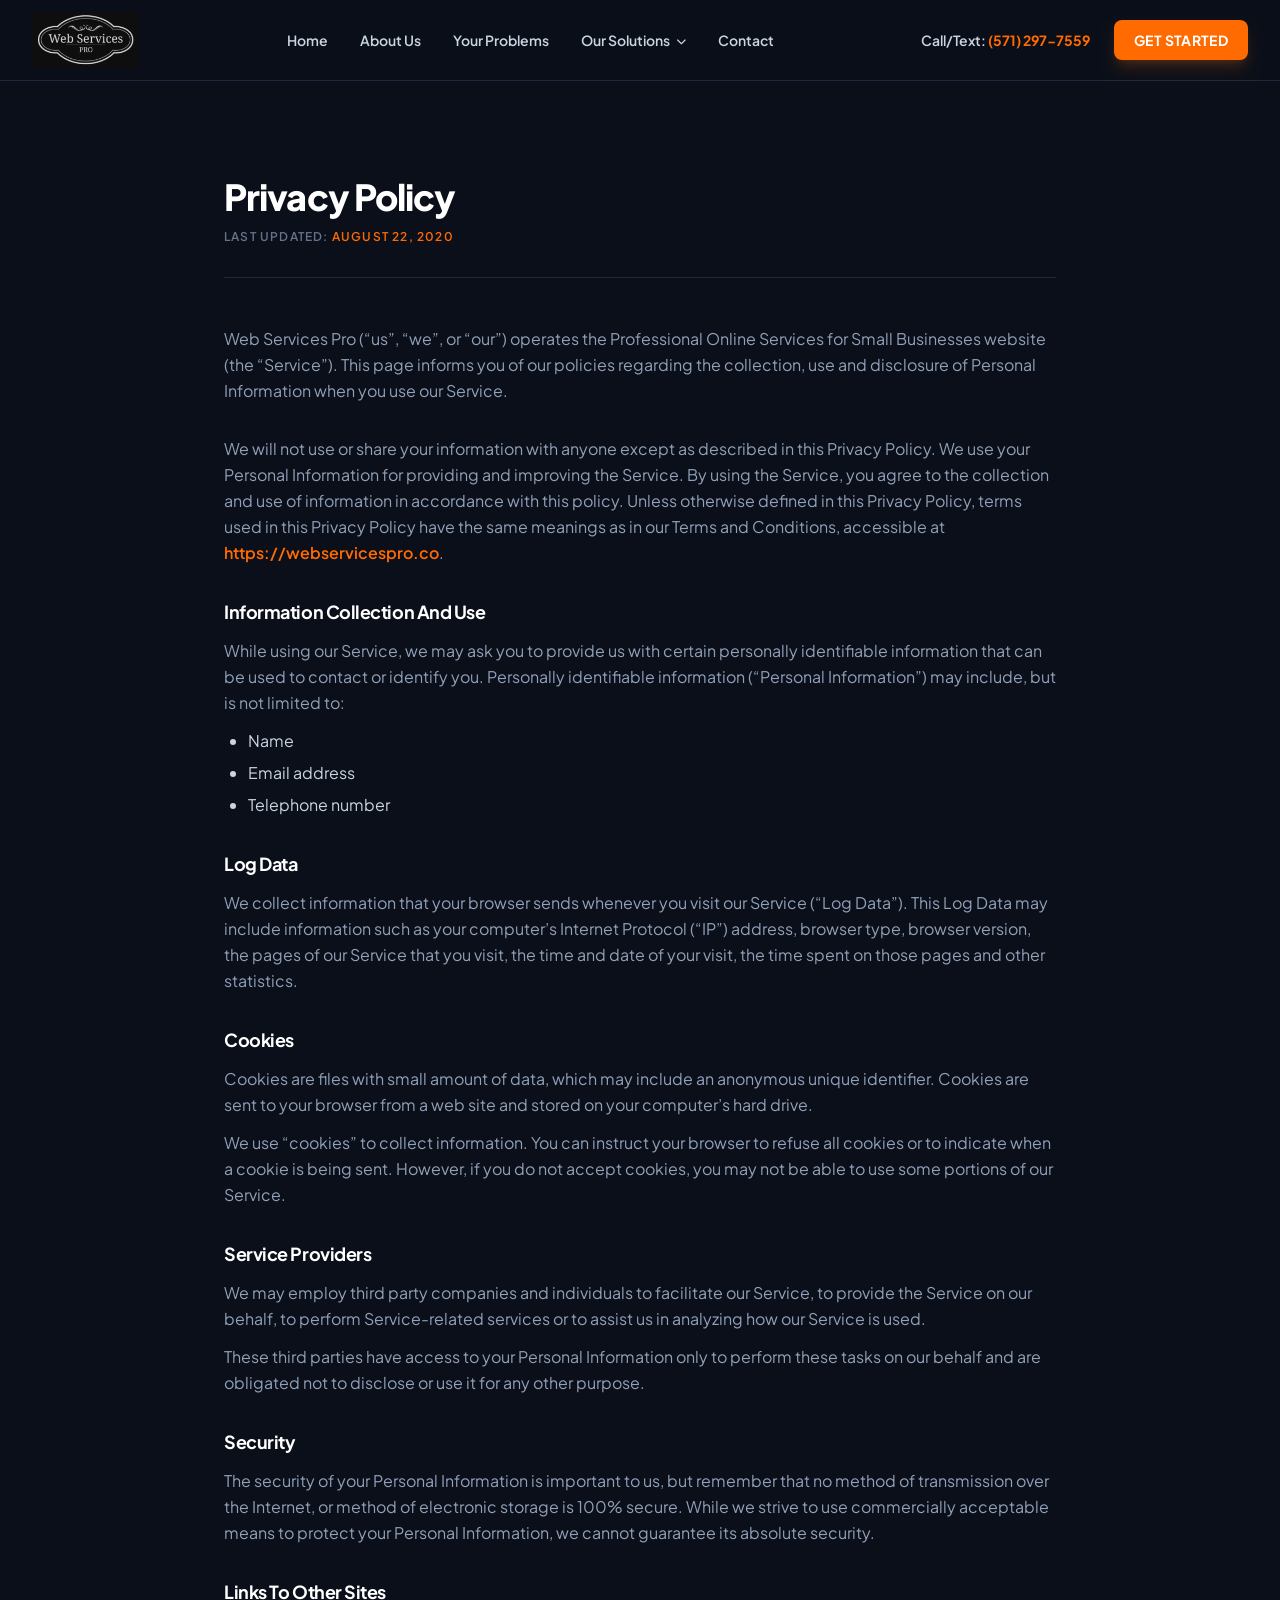
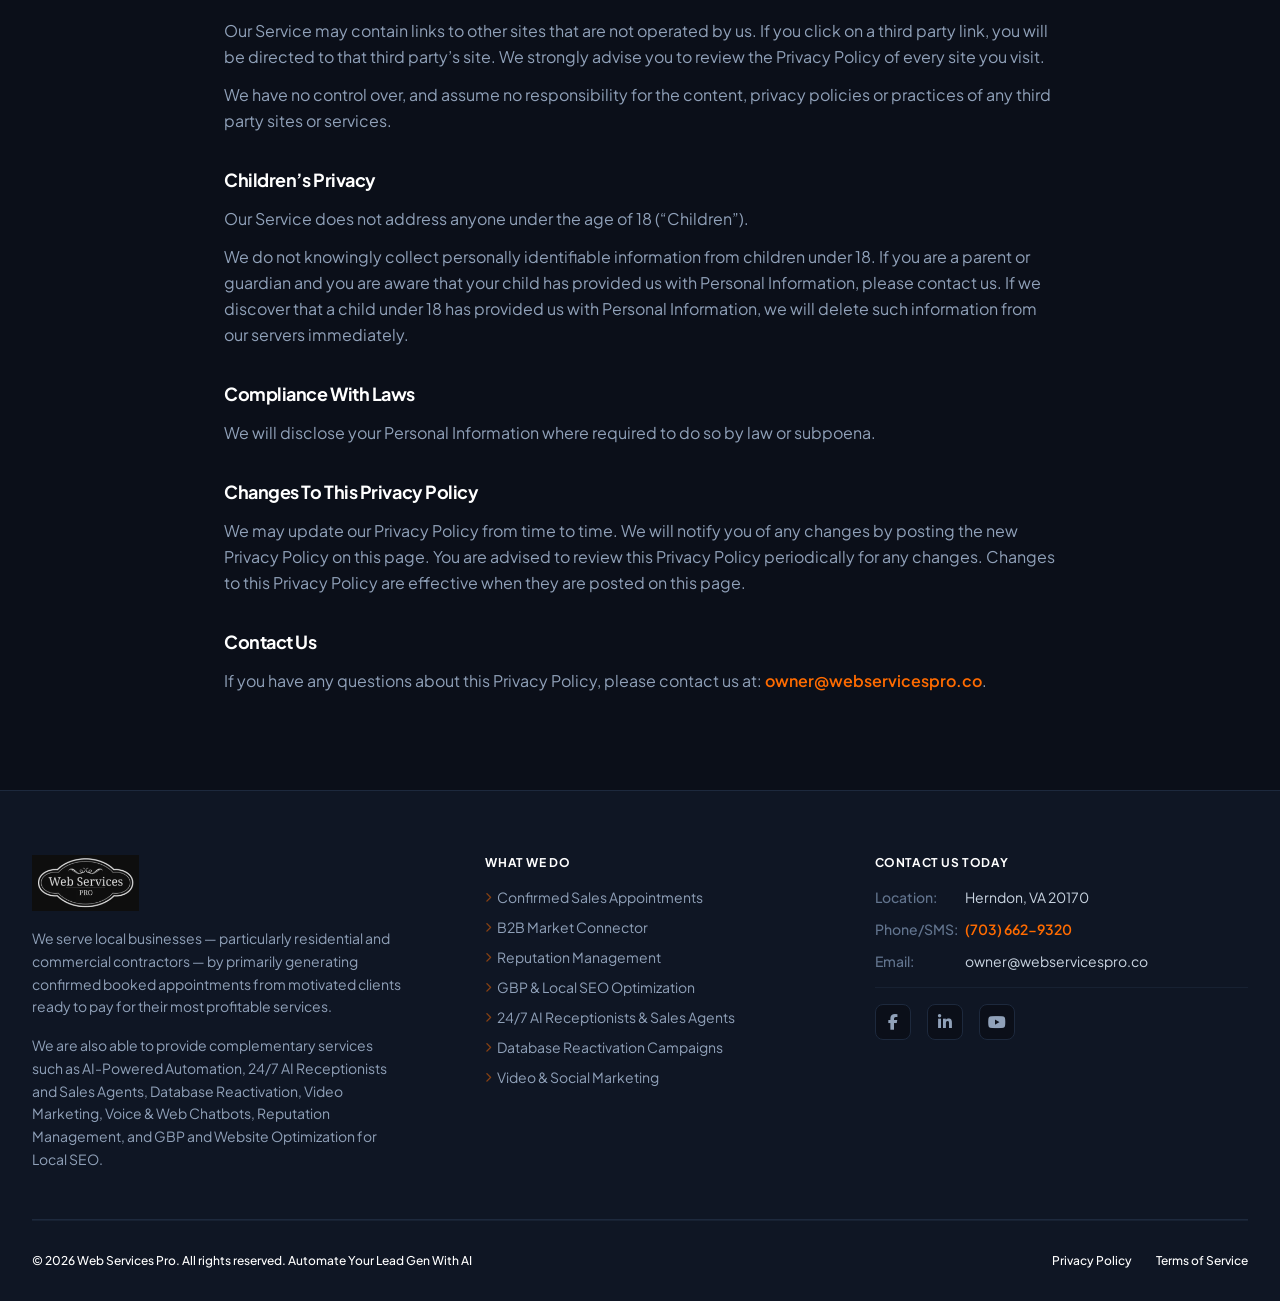
<file: privacy-policy.html>
<!DOCTYPE html>
<html lang="en">
<head>
    <script async defer src="https://www.googletagmanager.com/gtag/js?id=G-N3QEWQ2ZQH"></script>
    <script>
      window.dataLayer = window.dataLayer || [];
      function gtag(){dataLayer.push(arguments);}
      gtag('js', new Date());
      gtag('config', 'G-N3QEWQ2ZQH');
    </script>
	<meta charset="UTF-8">
    <meta name="viewport" content="width=device-width, initial-scale=1.0">
	<link rel="canonical" href="https://webservicespro.co/privacy-policy.html" />
    <title>Privacy Policy | Web Services Pro</title>
    
    <link rel="stylesheet" href="output.css">
    
    <style>
        body {
            font-family: 'Plus Jakarta Sans', sans-serif;
        }
    </style>
    <link rel="stylesheet" href="https://cdnjs.cloudflare.com/ajax/libs/font-awesome/6.4.0/css/all.min.css" media="print" onload="this.media='all'">
</head>
<body class="bg-darkBg text-slate-100 font-sans antialiased selection:bg-brandOrange selection:text-white">

    <header class="border-b border-slate-800 bg-darkBg/90 backdrop-blur sticky top-0 z-50">
        <div class="max-w-7xl mx-auto px-4 sm:px-6 lg:px-8">
            <div class="flex h-20 items-center justify-between">
                
                <div class="flex items-center">
                    <a href="index.html" class="flex-shrink-0 flex items-center">
                        <img src="Web-Services-Pro-Logo-Black.webp" alt="Web Services Pro Logo" width="224" height="56" class="h-14 w-auto object-contain">
                    </a>
                </div>

                <nav class="hidden lg:flex items-center space-x-8">
                    <a href="index.html" class="text-sm font-semibold text-slate-300 hover:text-brandOrange transition">Home</a>
                    <a href="about-us.html" class="text-sm font-semibold text-slate-300 hover:text-brandOrange transition">About Us</a>
                    <a href="revenue-leaks.html" class="text-sm font-semibold text-slate-300 hover:text-brandOrange transition">Your Problems</a>

                    <div class="relative group">
                        <button class="flex items-center gap-1.5 text-sm font-semibold text-slate-300 hover:text-brandOrange transition focus:outline-none py-4">
                            Our Solutions <i class="fa-solid fa-chevron-down text-[10px] tracking-none group-hover:rotate-180 transition-transform duration-200 mt-0.5"></i>
                        </button>
                        <div class="absolute top-full left-1/2 -translate-x-1/2 mt-0 w-64 bg-darkCard border border-slate-800 rounded-2xl p-2.5 shadow-2xl opacity-0 invisible group-hover:opacity-100 group-hover:visible transition-all duration-200 z-50 space-y-1">
                            <a href="ai-agents-chatbots.html" class="block px-4 py-2.5 rounded-xl text-xs font-bold text-slate-300 hover:bg-brandOrange/10 hover:text-white transition">🤖 AI Voice & Chat Agents</a>
                            <a href="gbp-optimization.html" class="block px-4 py-2.5 rounded-xl text-xs font-bold text-slate-300 hover:bg-brandOrange/10 hover:text-white transition">📍 GBP Maps Optimization</a>
                            <a href="reputation-management.html" class="block px-4 py-2.5 rounded-xl text-xs font-bold text-slate-300 hover:bg-brandOrange/10 hover:text-white transition">⭐ Reputation Management</a>
                            <a href="database-reactivation.html" class="block px-4 py-2.5 rounded-xl text-xs font-bold text-slate-300 hover:bg-brandOrange/10 hover:text-white transition">🗄️ Database Reactivation</a>
                            <a href="video-marketing.html" class="block px-4 py-2.5 rounded-xl text-xs font-bold text-slate-300 hover:bg-brandOrange/10 hover:text-white transition">🎥 Video Marketing Ads</a>
							<a href="b2b-market-connector.html" class="block px-4 py-2.5 rounded-xl text-xs font-bold text-brandOrange bg-brandOrange/10 transition">🤝 B2B Market Connector</a>
                        </div>
                    </div>

                    <a href="contact.html" class="text-sm font-semibold text-slate-300 hover:text-brandOrange transition">Contact</a>
                </nav>

                <div class="hidden lg:flex items-center space-x-6">
                    <a href="tel:5712977559" class="text-sm font-semibold text-slate-300 hover:text-white transition">
                        Call/Text: <span class="text-brandOrange font-bold">(571) 297-7559</span>
                    </a>
                    <a href="index.html" class="bg-brandOrange hover:bg-brandOrangeHover text-white px-5 py-2.5 rounded-lg text-sm font-bold tracking-wide shadow-lg shadow-brandOrange/20 transition duration-200 uppercase">
                        Get Started
                    </a>
                </div>

                <div class="flex lg:hidden items-center space-x-4">
                    <a href="tel:5712977559" class="text-xs font-bold text-brandOrange bg-brandOrange/5 border border-brandOrange/10 px-3 py-1.5 rounded-lg">
                        (571) 297-7559
                    </a>
                    <button id="mobile-menu-toggle" type="button" class="text-slate-400 hover:text-white focus:outline-none text-xl p-1" aria-label="Toggle navigation menu">
                        <i id="menu-icon" class="fa-solid fa-bars"></i>
                    </button>
                </div>

            </div>
        </div>

        <div id="mobile-menu" class="hidden lg:hidden border-t border-slate-800/80 bg-darkBg px-4 pt-4 pb-6 space-y-4 shadow-2xl">
            <div class="flex flex-col space-y-2">
                <a href="index.html" class="text-sm font-bold text-slate-300 hover:text-brandOrange transition py-1.5 border-b border-slate-900">Home</a>
                <a href="about-us.html" class="text-sm font-bold text-slate-300 hover:text-brandOrange transition py-1.5 border-b border-slate-900">About Us</a>
                <a href="revenue-leaks.html" class="text-sm font-bold text-slate-300 hover:text-brandOrange transition py-1.5 border-b border-slate-900">Your Problems</a>

                <div class="py-2 space-y-1.5 border-b border-slate-900">
                    <span class="block text-[10px] font-black uppercase text-slate-500 tracking-wider mb-1">Our Core Focus Areas</span>
                    <a href="ai-agents-chatbots.html" class="block text-xs font-bold text-slate-300 hover:text-brandOrange transition pl-2 py-1">🤖 AI Voice & Chat Agents</a>
                    <a href="gbp-optimization.html" class="block text-xs font-bold text-slate-300 hover:text-brandOrange transition pl-2 py-1">📍 GBP Maps Optimization</a>
                    <a href="reputation-management.html" class="block text-xs font-bold text-slate-300 hover:text-brandOrange transition pl-2 py-1">⭐ Reputation Management</a>
                    <a href="database-reactivation.html" class="block text-xs font-bold text-slate-300 hover:text-brandOrange transition pl-2 py-1">🗄️ Database Reactivation</a>
                    <a href="video-marketing.html" class="block text-xs font-bold text-slate-300 hover:text-brandOrange transition pl-2 py-1">🎥 Video Marketing Ads</a>
					<a href="b2b-market-connector.html" class="block text-xs font-bold text-brandOrange transition pl-2 py-1">🤝 B2B Market Connector</a>
                </div>

                <a href="contact.html" class="text-sm font-bold text-slate-300 hover:text-brandOrange transition py-1.5">Contact</a>
            </div>
            
            <div class="pt-2">
                <a href="index.html" class="block w-full bg-brandOrange hover:bg-brandOrangeHover text-white py-3 rounded-xl text-center font-black text-xs uppercase tracking-wider transition shadow-lg shadow-brandOrange/25">
                    Get Started Now
                </a>
            </div>
        </div>
    </header>

    <main class="max-w-4xl mx-auto px-4 sm:px-6 lg:px-8 py-16 lg:py-24">
        <div class="border-b border-slate-800 pb-8 mb-12">
            <h1 class="text-3xl sm:text-4xl font-black tracking-tight text-white">Privacy Policy</h1>
            <p class="text-xs font-semibold text-slate-500 uppercase tracking-widest mt-3">
                Last updated: <span class="text-brandOrange">August 22, 2020</span>
            </p>
        </div>

        <div class="prose prose-invert max-w-none text-slate-400 text-sm sm:text-base leading-relaxed space-y-8">
            
            <p>
                Web Services Pro (“us”, “we”, or “our”) operates the Professional Online Services for Small Businesses website (the “Service”). This page informs you of our policies regarding the collection, use and disclosure of Personal Information when you use our Service.
            </p>
            
            <p>
                We will not use or share your information with anyone except as described in this Privacy Policy. We use your Personal Information for providing and improving the Service. By using the Service, you agree to the collection and use of information in accordance with this policy. Unless otherwise defined in this Privacy Policy, terms used in this Privacy Policy have the same meanings as in our Terms and Conditions, accessible at <a href="https://webservicespro.co" class="text-brandOrange hover:underline font-semibold">https://webservicespro.co</a>.
            </p>

            <div class="space-y-3">
                <h3 class="text-lg font-bold text-white tracking-tight">Information Collection And Use</h3>
                <p>
                    While using our Service, we may ask you to provide us with certain personally identifiable information that can be used to contact or identify you. Personally identifiable information (“Personal Information”) may include, but is not limited to:
                </p>
                <ul class="list-disc pl-6 space-y-1.5 text-slate-300">
                    <li>Name</li>
                    <li>Email address</li>
                    <li>Telephone number</li>
                </ul>
            </div>

            <div class="space-y-3">
                <h3 class="text-lg font-bold text-white tracking-tight">Log Data</h3>
                <p>
                    We collect information that your browser sends whenever you visit our Service (“Log Data”). This Log Data may include information such as your computer’s Internet Protocol (“IP”) address, browser type, browser version, the pages of our Service that you visit, the time and date of your visit, the time spent on those pages and other statistics.
                </p>
            </div>

            <div class="space-y-3">
                <h3 class="text-lg font-bold text-white tracking-tight">Cookies</h3>
                <p>
                    Cookies are files with small amount of data, which may include an anonymous unique identifier. Cookies are sent to your browser from a web site and stored on your computer’s hard drive.
                </p>
                <p>
                    We use “cookies” to collect information. You can instruct your browser to refuse all cookies or to indicate when a cookie is being sent. However, if you do not accept cookies, you may not be able to use some portions of our Service.
                </p>
            </div>

            <div class="space-y-3">
                <h3 class="text-lg font-bold text-white tracking-tight">Service Providers</h3>
                <p>
                    We may employ third party companies and individuals to facilitate our Service, to provide the Service on our behalf, to perform Service-related services or to assist us in analyzing how our Service is used.
                </p>
                <p>
                    These third parties have access to your Personal Information only to perform these tasks on our behalf and are obligated not to disclose or use it for any other purpose.
                </p>
            </div>

            <div class="space-y-3">
                <h3 class="text-lg font-bold text-white tracking-tight">Security</h3>
                <p>
                    The security of your Personal Information is important to us, but remember that no method of transmission over the Internet, or method of electronic storage is 100% secure. While we strive to use commercially acceptable means to protect your Personal Information, we cannot guarantee its absolute security.
                </p>
            </div>

            <div class="space-y-3">
                <h3 class="text-lg font-bold text-white tracking-tight">Links To Other Sites</h3>
                <p>
                    Our Service may contain links to other sites that are not operated by us. If you click on a third party link, you will be directed to that third party’s site. We strongly advise you to review the Privacy Policy of every site you visit.
                </p>
                <p>
                    We have no control over, and assume no responsibility for the content, privacy policies or practices of any third party sites or services.
                </p>
            </div>

            <div class="space-y-3">
                <h3 class="text-lg font-bold text-white tracking-tight">Children’s Privacy</h3>
                <p>
                    Our Service does not address anyone under the age of 18 (“Children”).
                </p>
                <p>
                    We do not knowingly collect personally identifiable information from children under 18. If you are a parent or guardian and you are aware that your child has provided us with Personal Information, please contact us. If we discover that a child under 18 has provided us with Personal Information, we will delete such information from our servers immediately.
                </p>
            </div>

            <div class="space-y-3">
                <h3 class="text-lg font-bold text-white tracking-tight">Compliance With Laws</h3>
                <p>
                    We will disclose your Personal Information where required to do so by law or subpoena.
                </p>
            </div>

            <div class="space-y-3">
                <h3 class="text-lg font-bold text-white tracking-tight">Changes To This Privacy Policy</h3>
                <p>
                    We may update our Privacy Policy from time to time. We will notify you of any changes by posting the new Privacy Policy on this page. You are advised to review this Privacy Policy periodically for any changes. Changes to this Privacy Policy are effective when they are posted on this page.
                </p>
            </div>

            <div class="space-y-3">
                <h3 class="text-lg font-bold text-white tracking-tight">Contact Us</h3>
                <p>
                    If you have any questions about this Privacy Policy, please contact us at: 
                    <a href="mailto:owner@webservicespro.co" class="text-brandOrange hover:underline font-semibold">owner@webservicespro.co</a>.
                </p>
            </div>

        </div>
    </main>

    <footer class="bg-darkCard/80 border-t border-slate-800 pt-16 pb-8 text-slate-400 text-sm">
        <div class="max-w-7xl mx-auto px-4 sm:px-6 lg:px-8">
            <div class="grid grid-cols-1 md:grid-cols-3 gap-12 pb-12 border-b border-slate-800">
                
                <div class="space-y-4">
                    <div class="mb-4">
                        <img src="Web-Services-Pro-Logo-Black.webp" alt="Web Services Pro Logo" width="224" height="56" class="h-14 w-auto object-contain">
                    </div>
                    <p class="text-slate-400 text-xs sm:text-sm leading-relaxed">
                        We serve local businesses — particularly residential and commercial contractors — by primarily generating confirmed booked appointments from motivated clients ready to pay for their most profitable services.
                    </p>
                    <p class="text-slate-400 text-xs sm:text-sm leading-relaxed">
                        We are also able to provide complementary services such as AI-Powered Automation, 24/7 AI Receptionists and Sales Agents, Database Reactivation, Video Marketing, Voice & Web Chatbots, Reputation Management, and GBP and Website Optimization for Local SEO.
                    </p>
                </div>

                <div class="md:pl-8">
                    <h4 class="text-xs font-bold uppercase tracking-wider text-white mb-4">
                        What We Do
                    </h4>
                    <ul class="space-y-2.5 text-xs sm:text-sm">
                        <li>
                            <a href="index.html" class="hover:text-brandOrange transition duration-150 flex items-center gap-1.5">
                                <i class="fa-solid fa-chevron-right text-[10px] text-brandOrange/50"></i> Confirmed Sales Appointments
                            </a>
                        </li>
						<li>
                        	<a href="b2b-market-connector.html" class="hover:text-brandOrange transition duration-150 flex items-center gap-1.5">
                            	<i class="fa-solid fa-chevron-right text-[10px] text-brandOrange/50"></i> B2B Market Connector
                        	</a>
                    	</li>
	                    <li>
                            <a href="reputation-management.html" class="hover:text-brandOrange transition duration-150 flex items-center gap-1.5">
                                <i class="fa-solid fa-chevron-right text-[10px] text-brandOrange/50"></i> Reputation Management
                            </a>
                        </li>
                        <li>
                            <a href="gbp-optimization.html" class="hover:text-brandOrange transition duration-150 flex items-center gap-1.5">
                                <i class="fa-solid fa-chevron-right text-[10px] text-brandOrange/50"></i> GBP & Local SEO Optimization
                            </a>
                        </li>
                        <li>
                            <a href="ai-agents-chatbots.html" class="hover:text-brandOrange transition duration-150 flex items-center gap-1.5">
                                <i class="fa-solid fa-chevron-right text-[10px] text-brandOrange/50"></i> 24/7 AI Receptionists & Sales Agents
                            </a>
                        </li>
                        <li>
                            <a href="database-reactivation.html" class="hover:text-brandOrange transition duration-150 flex items-center gap-1.5">
                                <i class="fa-solid fa-chevron-right text-[10px] text-brandOrange/50"></i> Database Reactivation Campaigns
                            </a>
                        </li>
                        <li>
                            <a href="video-marketing.html" class="hover:text-brandOrange transition duration-150 flex items-center gap-1.5">
                                <i class="fa-solid fa-chevron-right text-[10px] text-brandOrange/50"></i> Video & Social Marketing
                            </a>
                        </li>
                    </ul>
                </div>

                <div class="space-y-4">
                    <h4 class="text-xs font-bold uppercase tracking-wider text-white mb-4">
                        Contact Us Today
                    </h4>
                    <div class="space-y-3 text-xs sm:text-sm">
                        <p class="flex items-start gap-2.5">
                            <span class="text-slate-500 font-medium shrink-0 w-20">Location:</span>
                            <span class="text-slate-300">Herndon, VA 20170</span>
                        </p>
                        <p class="flex items-start gap-2.5">
                            <span class="text-slate-500 font-medium shrink-0 w-20">Phone/SMS:</span>
                            <a href="sms:7036629320" class="text-brandOrange hover:underline font-semibold">(703) 662-9320</a>
                        </p>
                        <p class="flex items-start gap-2.5">
                            <span class="text-slate-500 font-medium shrink-0 w-20">Email:</span>
                            <a href="mailto:owner@webservicespro.co" class="text-slate-300 hover:text-brandOrange transition">owner@webservicespro.co</a>
                        </p>
                    </div>

                    <div class="pt-4 border-t border-slate-800/60 mt-4">
                        <div class="flex items-center gap-4">
                            <a href="https://www.facebook.com/appointmentsforcontractors/" target="_blank" rel="noopener noreferrer" 
                               class="w-9 h-9 rounded-lg bg-darkBg border border-slate-800 flex items-center justify-center text-slate-400 hover:text-brandOrange hover:border-brandOrange/40 transition duration-200 text-base" title="Follow on Facebook">
                                <i class="fa-brands fa-facebook-f"></i>
                            </a>
                            <a href="https://www.linkedin.com/in/get-leads-and-booked-appointments/" target="_blank" rel="noopener noreferrer" 
                               class="w-9 h-9 rounded-lg bg-darkBg border border-slate-800 flex items-center justify-center text-slate-400 hover:text-brandOrange hover:border-brandOrange/40 transition duration-200 text-base" title="Connect on LinkedIn">
                                <i class="fa-brands fa-linkedin-in"></i>
                            </a>
                            <a href="https://www.youtube.com/@webservicespro" target="_blank" rel="noopener noreferrer" 
                               class="w-9 h-9 rounded-lg bg-darkBg border border-slate-800 flex items-center justify-center text-slate-400 hover:text-brandOrange hover:border-brandOrange/40 transition duration-200 text-base" title="Subscribe on YouTube">
                                <i class="fa-brands fa-youtube"></i>
                            </a>
                        </div>
                    </div>
                </div>

            </div>

            <div class="pt-8 flex flex-col sm:flex-row items-center justify-between gap-4 text-xs text-white border-t border-slate-800/60">
                <p class="font-medium">&copy; 2026 Web Services Pro. All rights reserved. Automate Your Lead Gen With AI</p>
                <div class="flex gap-6">
                    <a href="privacy-policy.html" class="hover:text-brandOrange transition font-medium">Privacy Policy</a>
                    <a href="terms-of-service.html" class="hover:text-brandOrange transition font-medium">Terms of Service</a>
                </div>
            </div>
        </div>
    </footer>

	<script>
        (function() {
            const toggleBtn = document.getElementById('mobile-menu-toggle');
            const mobileMenu = document.getElementById('mobile-menu');
            const menuIcon = document.getElementById('menu-icon');

            if (toggleBtn && mobileMenu && menuIcon) {
                toggleBtn.addEventListener('click', () => {
                    const isHidden = mobileMenu.classList.contains('hidden');
                    if (isHidden) {
                        mobileMenu.classList.remove('hidden');
                        menuIcon.classList.remove('fa-bars');
                        menuIcon.classList.add('fa-xmark');
                    } else {
                        mobileMenu.classList.add('hidden');
                        menuIcon.classList.remove('fa-xmark');
                        menuIcon.classList.add('fa-bars');
                    }
                });
            }
        })();
    </script>
	
	<link rel="preconnect" href="https://fonts.googleapis.com">
    <link rel="preconnect" href="https://fonts.gstatic.com" crossorigin>
    <link href="https://fonts.googleapis.com/css2?family=Plus+Jakarta+Sans:wght=300;400;500;600;700;800;900&display=swap" rel="stylesheet">
	<script>
	window.addEventListener('DOMContentLoaded', () => {
  	  setTimeout(() => {
    	    const aminosChat = document.createElement('script');
        	aminosChat.src = "https://platform.aminos.ai/w/chat_plugin.js";
        	aminosChat.setAttribute('data-bot-id', '10113');
        	document.body.appendChild(aminosChat);
    	}, 3500); // 3500 milliseconds = 3.5 seconds delay
	});
	</script>

</body>
</html>
</file>
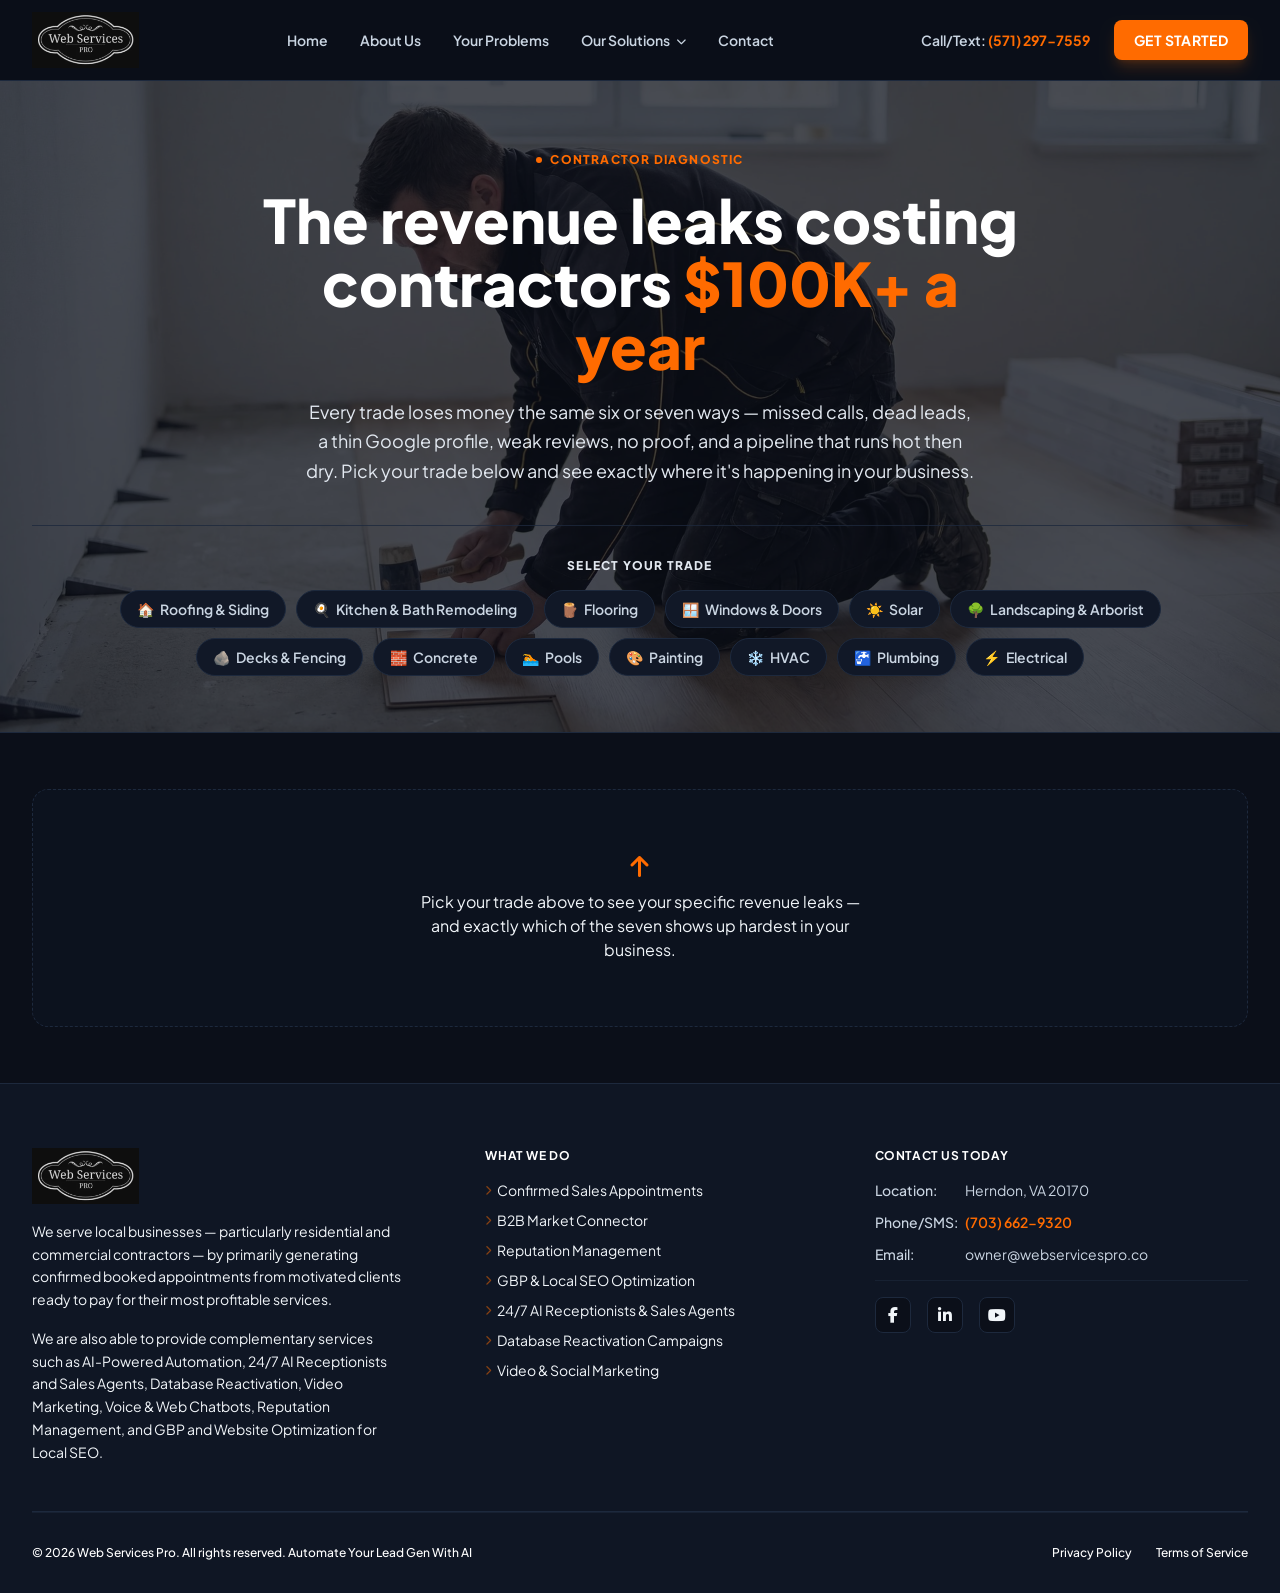
<file: revenue-leaks.html>
<!DOCTYPE html>
<html lang="en">
<head>
<meta charset="UTF-8">
<meta name="viewport" content="width=device-width, initial-scale=1.0">
<link rel="canonical" href="https://webservicespro.co/revenue-leaks.html" />
<title>The Revenue Leaks Costing Contractors $100K+ a Year | Web Services Pro</title>
<meta name="description" content="Pick your trade and see exactly where roofing, HVAC, plumbing, electrical, remodeling and other contractors are losing appointments, reviews, and revenue — and which Web Services Pro offer fixes each leak.">

<script type="application/ld+json">
{
  "@context": "https://schema.org",
  "@graph": [
    {
      "@type": "WebPage",
      "@id": "https://webservicespro.co/revenue-leaks.html#webpage",
      "url": "https://webservicespro.co/revenue-leaks.html",
      "name": "The Revenue Leaks Costing Contractors $100K+ a Year",
      "description": "A trade-by-trade breakdown of the specific marketing and lead-generation problems costing residential and commercial contractors revenue — missed calls, dormant leads, weak Google visibility, thin reviews, lack of social proof, and inconsistent pipeline — mapped to the Web Services Pro offer that fixes each one.",
      "isPartOf": {
        "@id": "https://webservicespro.co/#website"
      },
      "about": {
        "@id": "https://webservicespro.co/#organization"
      },
      "mainEntity": {
        "@type": "ItemList",
        "itemListElement": [
          {
            "@type": "ListItem",
            "position": 1,
            "name": "Roofing & Siding",
            "url": "https://webservicespro.co/revenue-leaks.html#panel-roofing"
          },
          {
            "@type": "ListItem",
            "position": 2,
            "name": "Kitchen & Bath Remodeling",
            "url": "https://webservicespro.co/revenue-leaks.html#panel-remodeling"
          },
          {
            "@type": "ListItem",
            "position": 3,
            "name": "Flooring",
            "url": "https://webservicespro.co/revenue-leaks.html#panel-flooring"
          },
          {
            "@type": "ListItem",
            "position": 4,
            "name": "Windows & Doors",
            "url": "https://webservicespro.co/revenue-leaks.html#panel-windows-doors"
          },
          {
            "@type": "ListItem",
            "position": 5,
            "name": "Solar",
            "url": "https://webservicespro.co/revenue-leaks.html#panel-solar"
          },
          {
            "@type": "ListItem",
            "position": 6,
            "name": "Landscaping & Arborist",
            "url": "https://webservicespro.co/revenue-leaks.html#panel-landscaping"
          },
          {
            "@type": "ListItem",
            "position": 7,
            "name": "Decks & Fencing",
            "url": "https://webservicespro.co/revenue-leaks.html#panel-decks-fencing"
          },
          {
            "@type": "ListItem",
            "position": 8,
            "name": "Concrete",
            "url": "https://webservicespro.co/revenue-leaks.html#panel-concrete"
          },
          {
            "@type": "ListItem",
            "position": 9,
            "name": "Pools",
            "url": "https://webservicespro.co/revenue-leaks.html#panel-pools"
          },
          {
            "@type": "ListItem",
            "position": 10,
            "name": "Painting",
            "url": "https://webservicespro.co/revenue-leaks.html#panel-painting"
          },
          {
            "@type": "ListItem",
            "position": 11,
            "name": "HVAC",
            "url": "https://webservicespro.co/revenue-leaks.html#panel-hvac"
          },
          {
            "@type": "ListItem",
            "position": 12,
            "name": "Plumbing",
            "url": "https://webservicespro.co/revenue-leaks.html#panel-plumbing"
          },
          {
            "@type": "ListItem",
            "position": 13,
            "name": "Electrical",
            "url": "https://webservicespro.co/revenue-leaks.html#panel-electrical"
          }
        ]
      }
    },
    {
      "@type": "FAQPage",
      "@id": "https://webservicespro.co/revenue-leaks.html#faq-roofing",
      "name": "Roofing & Siding — common marketing and lead-generation problems",
      "about": {
        "@type": "Thing",
        "name": "Roofing Contractor",
        "sameAs": [
          "https://www.wikidata.org/wiki/Q552378"
        ],
        "identifier": [
          {
            "@type": "PropertyValue",
            "propertyID": "Google Knowledge Graph ID",
            "value": "/g/11n033fw32"
          },
          {
            "@type": "PropertyValue",
            "propertyID": "Google Knowledge Graph ID",
            "value": "/g/11tdwby74g"
          }
        ]
      },
      "isPartOf": {
        "@id": "https://webservicespro.co/revenue-leaks.html#webpage"
      },
      "mainEntity": [
        {
          "@type": "Question",
          "name": "How much revenue do roofing companies lose to missed calls?",
          "about": {
            "@type": "Service",
            "name": "24/7 AI Voice & Chat Receptionists",
            "identifier": {
              "@type": "PropertyValue",
              "propertyID": "Google Knowledge Graph ID",
              "value": "/m/01305y"
            }
          },
          "acceptedAnswer": {
            "@type": "Answer",
            "text": "During a hail event your one or two office staff are drowning in calls. Top roofing crews respond in under 15 minutes; the average roofer takes almost 9 hours — and 85% of callers who don't reach you the first time simply call the next name on the list."
          }
        },
        {
          "@type": "Question",
          "name": "What happens to old estimates that roofing companies never follow up on?",
          "about": {
            "@type": "Service",
            "name": "AI Database Reactivation"
          },
          "acceptedAnswer": {
            "@type": "Answer",
            "text": "Every “let me think about it” estimate from the last year is still sitting in a spreadsheet, untouched. Insurance claims stall for weeks between the adjuster visit and the supplement approval — plenty of time for a competitor's follow-up to land the roof you already measured."
          }
        },
        {
          "@type": "Question",
          "name": "Why do some roofing companies not show up in Google’s local map results?",
          "about": {
            "@type": "Service",
            "name": "Google Business Profile Maps Optimization",
            "identifier": {
              "@type": "PropertyValue",
              "propertyID": "Google Knowledge Graph ID",
              "value": "/g/11dymty4xq"
            }
          },
          "acceptedAnswer": {
            "@type": "Answer",
            "text": "Search “roof replacement near me” and the map pack is stacked with national storm-chasing franchises running six-figure ad budgets, while your Google profile still shows a dozen reviews from three years ago."
          }
        },
        {
          "@type": "Question",
          "name": "How do online reviews affect lead flow for roofing companies?",
          "about": {
            "@type": "Service",
            "name": "Reputation Management and Marketing",
            "identifier": {
              "@type": "PropertyValue",
              "propertyID": "Google Knowledge Graph ID",
              "value": "/m/03xggz"
            }
          },
          "acceptedAnswer": {
            "@type": "Answer",
            "text": "A homeowner comparing four roofers calls whoever has the most recent five-star reviews, not necessarily the best crew — and one bad review from a rushed tear-off can sit at the top of your profile for years if nothing pushes it down."
          }
        },
        {
          "@type": "Question",
          "name": "Why does video matter for roofing companies marketing?",
          "about": {
            "@type": "Service",
            "name": "Video Advertising",
            "identifier": {
              "@type": "PropertyValue",
              "propertyID": "Google Knowledge Graph ID",
              "value": "/m/09v0_sj"
            }
          },
          "acceptedAnswer": {
            "@type": "Answer",
            "text": "A new roof is the highest-value, most-feared purchase most homeowners make on their house. Without video of real jobs and real customers talking about you, you're asking them to hand over $10,000+ on faith alone."
          }
        },
        {
          "@type": "Question",
          "name": "How can roofing companies handle inconsistent lead flow?",
          "about": {
            "@type": "Service",
            "name": "Pay-Per-Estimate Confirmed Appointments",
            "identifier": {
              "@type": "PropertyValue",
              "propertyID": "Google Knowledge Graph ID",
              "value": "/g/11j8qr8r2x"
            }
          },
          "acceptedAnswer": {
            "@type": "Answer",
            "text": "No hail this season means no leads, and a flat agency retainer during a slow month feels like getting hit twice — once by the weather, once by the invoice."
          }
        },
        {
          "@type": "Question",
          "name": "Why do roofing leads go cold during the insurance claims process?",
          "about": {
            "@type": "Service",
            "name": "AI Database Reactivation"
          },
          "acceptedAnswer": {
            "@type": "Answer",
            "text": "Between the adjuster inspection and the supplement approval, a claim can sit in limbo for three to six weeks. Homeowners who feel strung along by insurance won't extend you the same patience — they'll take a call from whoever seems to have it together."
          }
        }
      ]
    },
    {
      "@type": "FAQPage",
      "@id": "https://webservicespro.co/revenue-leaks.html#faq-remodeling",
      "name": "Kitchen & Bath Remodeling — common marketing and lead-generation problems",
      "about": {
        "@type": "Thing",
        "name": "Kitchen & Bathroom Remodeler",
        "sameAs": [
          "https://www.naics.com/naics-code-description/?code=236118"
        ],
        "identifier": [
          {
            "@type": "PropertyValue",
            "propertyID": "Google Knowledge Graph ID",
            "value": "/g/11c5z_pcf_"
          },
          {
            "@type": "PropertyValue",
            "propertyID": "Google Knowledge Graph ID",
            "value": "/g/11c5_5fwkj"
          }
        ]
      },
      "isPartOf": {
        "@id": "https://webservicespro.co/revenue-leaks.html#webpage"
      },
      "mainEntity": [
        {
          "@type": "Question",
          "name": "How much revenue do kitchen and bath remodelers lose to missed calls?",
          "about": {
            "@type": "Service",
            "name": "24/7 AI Voice & Chat Receptionists",
            "identifier": {
              "@type": "PropertyValue",
              "propertyID": "Google Knowledge Graph ID",
              "value": "/m/01305y"
            }
          },
          "acceptedAnswer": {
            "@type": "Answer",
            "text": "Home service businesses lose up to 40% of leads to slow response times. For a $30,000+ kitchen remodel, that's not a missed $200 job — a single slow callback can be a five-figure loss."
          }
        },
        {
          "@type": "Question",
          "name": "What happens to old estimates that kitchen and bath remodelers never follow up on?",
          "about": {
            "@type": "Service",
            "name": "AI Database Reactivation"
          },
          "acceptedAnswer": {
            "@type": "Answer",
            "text": "Contractors running lean $1M–$9M remodeling operations openly admit they don't have time to send follow-up mailers or re-contact old quotes — they're too busy running the jobs they already have. The homeowners who said “let us think about it” six months ago remodeled anyway. With someone else."
          }
        },
        {
          "@type": "Question",
          "name": "Why do some kitchen and bath remodelers not show up in Google’s local map results?",
          "about": {
            "@type": "Service",
            "name": "Google Business Profile Maps Optimization",
            "identifier": {
              "@type": "PropertyValue",
              "propertyID": "Google Knowledge Graph ID",
              "value": "/g/11dymty4xq"
            }
          },
          "acceptedAnswer": {
            "@type": "Answer",
            "text": "Kitchen and bath searches are heavily local and map-pack driven once a homeowner has narrowed it down to nearby companies. A thin or inactive Google profile quietly removes you from that shortlist before you ever get a call."
          }
        },
        {
          "@type": "Question",
          "name": "How do online reviews affect lead flow for kitchen and bath remodelers?",
          "about": {
            "@type": "Service",
            "name": "Reputation Management and Marketing",
            "identifier": {
              "@type": "PropertyValue",
              "propertyID": "Google Knowledge Graph ID",
              "value": "/m/03xggz"
            }
          },
          "acceptedAnswer": {
            "@type": "Answer",
            "text": "A $30,000–$80,000 remodel is one of the biggest checks a homeowner will ever write a contractor. They're reading every recent review before they'll even request a consultation — and recent matters as much as good."
          }
        },
        {
          "@type": "Question",
          "name": "Why does video matter for kitchen and bath remodelers marketing?",
          "about": {
            "@type": "Service",
            "name": "Video Advertising",
            "identifier": {
              "@type": "PropertyValue",
              "propertyID": "Google Knowledge Graph ID",
              "value": "/m/09v0_sj"
            }
          },
          "acceptedAnswer": {
            "@type": "Answer",
            "text": "Remodeling forums say it plainly: word of mouth and a strong portfolio beat any paid lead service. Without video walkthroughs of finished kitchens and real client reactions, you're relying entirely on referrals to prove work you'd otherwise explain from scratch every time."
          }
        },
        {
          "@type": "Question",
          "name": "How can kitchen and bath remodelers handle inconsistent lead flow?",
          "about": {
            "@type": "Service",
            "name": "Pay-Per-Estimate Confirmed Appointments",
            "identifier": {
              "@type": "PropertyValue",
              "propertyID": "Google Knowledge Graph ID",
              "value": "/g/11j8qr8r2x"
            }
          },
          "acceptedAnswer": {
            "@type": "Answer",
            "text": "Remodeling demand isn't weather-driven like roofing, but it swings hard with consumer confidence and interest rates — and a flat retainer doesn't pause just because homeowners collectively decide to wait a year."
          }
        },
        {
          "@type": "Question",
          "name": "How many remodelers do homeowners typically compare before hiring one?",
          "about": {
            "@type": "Service",
            "name": "Video Advertising",
            "identifier": {
              "@type": "PropertyValue",
              "propertyID": "Google Knowledge Graph ID",
              "value": "/m/09v0_sj"
            }
          },
          "acceptedAnswer": {
            "@type": "Answer",
            "text": "Homeowners typically consult three or four remodelers before committing to a kitchen or bath project, comparing them over weeks. Whoever they remember most clearly — usually whoever showed the most convincing finished work — wins the tiebreaker price alone doesn't settle."
          }
        }
      ]
    },
    {
      "@type": "FAQPage",
      "@id": "https://webservicespro.co/revenue-leaks.html#faq-flooring",
      "name": "Flooring — common marketing and lead-generation problems",
      "about": {
        "@type": "Thing",
        "name": "Flooring Contractor",
        "sameAs": [
          "https://www.wikidata.org/wiki/Q123131309"
        ],
        "identifier": [
          {
            "@type": "PropertyValue",
            "propertyID": "Google Knowledge Graph ID",
            "value": "/g/11c5xgglrs"
          }
        ]
      },
      "isPartOf": {
        "@id": "https://webservicespro.co/revenue-leaks.html#webpage"
      },
      "mainEntity": [
        {
          "@type": "Question",
          "name": "How much revenue do flooring companies lose to missed calls?",
          "about": {
            "@type": "Service",
            "name": "24/7 AI Voice & Chat Receptionists",
            "identifier": {
              "@type": "PropertyValue",
              "propertyID": "Google Knowledge Graph ID",
              "value": "/m/01305y"
            }
          },
          "acceptedAnswer": {
            "@type": "Answer",
            "text": "Flooring inquiries move fast once a homeowner is ready to buy. If your team is mid-install and can't answer, that call doesn't wait — it goes to the next flooring company on the search results page."
          }
        },
        {
          "@type": "Question",
          "name": "What happens to old estimates that flooring companies never follow up on?",
          "about": {
            "@type": "Service",
            "name": "AI Database Reactivation"
          },
          "acceptedAnswer": {
            "@type": "Answer",
            "text": "Every “comparing a couple more options” lead from the last several months is still sitting in your notes, untouched. Most of those homes got new floors eventually. Just not from the company that stopped following up first."
          }
        },
        {
          "@type": "Question",
          "name": "Why do some flooring companies not show up in Google’s local map results?",
          "about": {
            "@type": "Service",
            "name": "Google Business Profile Maps Optimization",
            "identifier": {
              "@type": "PropertyValue",
              "propertyID": "Google Knowledge Graph ID",
              "value": "/g/11dymty4xq"
            }
          },
          "acceptedAnswer": {
            "@type": "Answer",
            "text": "Flooring showroom searches are heavily local and map-driven — homeowners want to see samples in person before they buy. An outdated or thin Google profile quietly drops you off the list of showrooms worth the drive."
          }
        },
        {
          "@type": "Question",
          "name": "How do online reviews affect lead flow for flooring companies?",
          "about": {
            "@type": "Service",
            "name": "Reputation Management and Marketing",
            "identifier": {
              "@type": "PropertyValue",
              "propertyID": "Google Knowledge Graph ID",
              "value": "/m/03xggz"
            }
          },
          "acceptedAnswer": {
            "@type": "Answer",
            "text": "Flooring is visible and permanent — homeowners are especially sensitive to reviews mentioning uneven installs, gaps, or subfloor issues, since those are the mistakes that are hardest to hide and most expensive to fix later."
          }
        },
        {
          "@type": "Question",
          "name": "Why does video matter for flooring companies marketing?",
          "about": {
            "@type": "Service",
            "name": "Video Advertising",
            "identifier": {
              "@type": "PropertyValue",
              "propertyID": "Google Knowledge Graph ID",
              "value": "/m/09v0_sj"
            }
          },
          "acceptedAnswer": {
            "@type": "Answer",
            "text": "It's genuinely hard to picture a floor from a sample chip. Homeowners who see video of a finished install in a similar home convert at a meaningfully higher rate, because they can finally picture it in their own space."
          }
        },
        {
          "@type": "Question",
          "name": "How can flooring companies handle inconsistent lead flow?",
          "about": {
            "@type": "Service",
            "name": "Pay-Per-Estimate Confirmed Appointments",
            "identifier": {
              "@type": "PropertyValue",
              "propertyID": "Google Knowledge Graph ID",
              "value": "/g/11j8qr8r2x"
            }
          },
          "acceptedAnswer": {
            "@type": "Answer",
            "text": "Flooring demand tracks the broader renovation and real-estate market, and a flat retainer doesn't flex down when move-related renovation work slows for a season."
          }
        },
        {
          "@type": "Question",
          "name": "Why do flooring decisions take so long to close?",
          "about": {
            "@type": "Service",
            "name": "AI Database Reactivation"
          },
          "acceptedAnswer": {
            "@type": "Answer",
            "text": "The average flooring decision drags on for weeks while a homeowner compares samples from two or three companies side by side. Whoever stays visible — a text check-in, a follow-up email — during that window is the one they call once they've decided."
          }
        }
      ]
    },
    {
      "@type": "FAQPage",
      "@id": "https://webservicespro.co/revenue-leaks.html#faq-windows-doors",
      "name": "Windows & Doors — common marketing and lead-generation problems",
      "about": {
        "@type": "Thing",
        "name": "Window & Door Installer",
        "sameAs": [
          "https://www.naics.com/naics-code-description/?code=238350"
        ],
        "identifier": [
          {
            "@type": "PropertyValue",
            "propertyID": "Google Knowledge Graph ID",
            "value": "/g/11lt1b3tk9"
          },
          {
            "@type": "PropertyValue",
            "propertyID": "Google Knowledge Graph ID",
            "value": "/g/11h8r97qjy"
          }
        ]
      },
      "isPartOf": {
        "@id": "https://webservicespro.co/revenue-leaks.html#webpage"
      },
      "mainEntity": [
        {
          "@type": "Question",
          "name": "How much revenue do window and door installers lose to missed calls?",
          "about": {
            "@type": "Service",
            "name": "24/7 AI Voice & Chat Receptionists",
            "identifier": {
              "@type": "PropertyValue",
              "propertyID": "Google Knowledge Graph ID",
              "value": "/m/01305y"
            }
          },
          "acceptedAnswer": {
            "@type": "Answer",
            "text": "Window and door calls often come from homeowners already dealing with a draft, a leak, or a broken pane — it feels urgent to them even if it isn't an emergency to you, and an unanswered call reads as “not interested in my business.”"
          }
        },
        {
          "@type": "Question",
          "name": "What happens to old estimates that window and door installers never follow up on?",
          "about": {
            "@type": "Service",
            "name": "AI Database Reactivation"
          },
          "acceptedAnswer": {
            "@type": "Answer",
            "text": "Every “we want a couple more quotes” lead is still sitting untouched in your files. Most homeowners do eventually replace the windows. The company that follows up usually gets the job, not the one with the lowest bid."
          }
        },
        {
          "@type": "Question",
          "name": "Why do some window and door installers not show up in Google’s local map results?",
          "about": {
            "@type": "Service",
            "name": "Google Business Profile Maps Optimization",
            "identifier": {
              "@type": "PropertyValue",
              "propertyID": "Google Knowledge Graph ID",
              "value": "/g/11dymty4xq"
            }
          },
          "acceptedAnswer": {
            "@type": "Answer",
            "text": "Homeowners comparing window and door installers lean heavily on the map pack once they've decided to get local quotes instead of going through a big-box retailer. A weak Google profile quietly keeps you out of that shortlist."
          }
        },
        {
          "@type": "Question",
          "name": "How do online reviews affect lead flow for window and door installers?",
          "about": {
            "@type": "Service",
            "name": "Reputation Management and Marketing",
            "identifier": {
              "@type": "PropertyValue",
              "propertyID": "Google Knowledge Graph ID",
              "value": "/m/03xggz"
            }
          },
          "acceptedAnswer": {
            "@type": "Answer",
            "text": "Window and door replacement is a visible, long-term investment on the front of someone's house — homeowners read reviews specifically looking for mentions of clean installs, no drafts, and no callbacks."
          }
        },
        {
          "@type": "Question",
          "name": "Why does video matter for window and door installers marketing?",
          "about": {
            "@type": "Service",
            "name": "Video Advertising",
            "identifier": {
              "@type": "PropertyValue",
              "propertyID": "Google Knowledge Graph ID",
              "value": "/m/09v0_sj"
            }
          },
          "acceptedAnswer": {
            "@type": "Answer",
            "text": "Big-box retailers dominate window and door advertising. The way a local installer competes isn't on price — it's on visible proof of craftsmanship a national brand can't show: real jobs, real neighborhoods, real homeowners on camera."
          }
        },
        {
          "@type": "Question",
          "name": "How can window and door installers handle inconsistent lead flow?",
          "about": {
            "@type": "Service",
            "name": "Pay-Per-Estimate Confirmed Appointments",
            "identifier": {
              "@type": "PropertyValue",
              "propertyID": "Google Knowledge Graph ID",
              "value": "/g/11j8qr8r2x"
            }
          },
          "acceptedAnswer": {
            "@type": "Answer",
            "text": "Window and door replacement is discretionary — it slows the moment homeowners get cautious about spending, and a flat retainer keeps billing you at exactly the moment your close rate drops."
          }
        },
        {
          "@type": "Question",
          "name": "Why are homeowners slower to commit to window and door quotes?",
          "about": {
            "@type": "Service",
            "name": "AI Database Reactivation"
          },
          "acceptedAnswer": {
            "@type": "Answer",
            "text": "Material pricing on windows and doors has moved enough in recent years that homeowners now treat even a straightforward replacement like a multi-week comparison shop, stalling on a decision that used to close in days."
          }
        }
      ]
    },
    {
      "@type": "FAQPage",
      "@id": "https://webservicespro.co/revenue-leaks.html#faq-solar",
      "name": "Solar — common marketing and lead-generation problems",
      "about": {
        "@type": "Thing",
        "name": "Solar Contractor",
        "sameAs": [
          "https://www.onetonline.org/link/summary/47-2231.00"
        ],
        "identifier": [
          {
            "@type": "PropertyValue",
            "propertyID": "Google Knowledge Graph ID",
            "value": "/m/0117kygn"
          }
        ]
      },
      "isPartOf": {
        "@id": "https://webservicespro.co/revenue-leaks.html#webpage"
      },
      "mainEntity": [
        {
          "@type": "Question",
          "name": "How much revenue do solar installers lose to missed calls?",
          "about": {
            "@type": "Service",
            "name": "24/7 AI Voice & Chat Receptionists",
            "identifier": {
              "@type": "PropertyValue",
              "propertyID": "Google Knowledge Graph ID",
              "value": "/m/01305y"
            }
          },
          "acceptedAnswer": {
            "@type": "Answer",
            "text": "Solar leads move fast once a homeowner starts requesting quotes, and slow response is one of the top reasons deals fall through before a single site visit ever happens."
          }
        },
        {
          "@type": "Question",
          "name": "What happens to old estimates that solar installers never follow up on?",
          "about": {
            "@type": "Service",
            "name": "AI Database Reactivation"
          },
          "acceptedAnswer": {
            "@type": "Answer",
            "text": "Solar has one of the longest consideration windows of any home-service purchase. Homeowners who went quiet three months ago over financing or utility program questions are still out there deciding — just maybe with someone else now."
          }
        },
        {
          "@type": "Question",
          "name": "Why do some solar installers not show up in Google’s local map results?",
          "about": {
            "@type": "Service",
            "name": "Google Business Profile Maps Optimization",
            "identifier": {
              "@type": "PropertyValue",
              "propertyID": "Google Knowledge Graph ID",
              "value": "/g/11dymty4xq"
            }
          },
          "acceptedAnswer": {
            "@type": "Answer",
            "text": "As trust in solar has dropped, homeowners increasingly research local installers by name on Google before responding to any pitch — meaning your Google profile does more selling than your sales team does before the first call happens."
          }
        },
        {
          "@type": "Question",
          "name": "How do online reviews affect lead flow for solar installers?",
          "about": {
            "@type": "Service",
            "name": "Reputation Management and Marketing",
            "identifier": {
              "@type": "PropertyValue",
              "propertyID": "Google Knowledge Graph ID",
              "value": "/m/03xggz"
            }
          },
          "acceptedAnswer": {
            "@type": "Answer",
            "text": "One story about a bad solar experience travels fast in a neighborhood. A thin or outdated review profile doesn't just cost you a lead — it actively works against you next to installers with strong, recent reviews."
          }
        },
        {
          "@type": "Question",
          "name": "Why does video matter for solar installers marketing?",
          "about": {
            "@type": "Service",
            "name": "Video Advertising",
            "identifier": {
              "@type": "PropertyValue",
              "propertyID": "Google Knowledge Graph ID",
              "value": "/m/09v0_sj"
            }
          },
          "acceptedAnswer": {
            "@type": "Answer",
            "text": "Given how many solar companies have burned homeowners with high-pressure pitches and vanished after installs, the installers who show real crews, real system walkthroughs, and real customers on camera are the ones who get past the skepticism first."
          }
        },
        {
          "@type": "Question",
          "name": "How can solar installers handle inconsistent lead flow?",
          "about": {
            "@type": "Service",
            "name": "Pay-Per-Estimate Confirmed Appointments",
            "identifier": {
              "@type": "PropertyValue",
              "propertyID": "Google Knowledge Graph ID",
              "value": "/g/11j8qr8r2x"
            }
          },
          "acceptedAnswer": {
            "@type": "Answer",
            "text": "Solar demand shifts with utility incentives, tax credit changes, and financing rates — often abruptly — and a flat retainer doesn't adjust when a policy change dries up your pipeline overnight."
          }
        },
        {
          "@type": "Question",
          "name": "Why are homeowners so skeptical of solar companies?",
          "about": {
            "@type": "Service",
            "name": "Reputation Management and Marketing",
            "identifier": {
              "@type": "PropertyValue",
              "propertyID": "Google Knowledge Graph ID",
              "value": "/m/03xggz"
            }
          },
          "acceptedAnswer": {
            "@type": "Answer",
            "text": "Solar has an unusually high “prove you're legitimate” bar to clear before a homeowner will even take a meeting, thanks to years of bad actors in the space. Whoever clears that bar fastest online gets the appointment — regardless of who has the better system."
          }
        }
      ]
    },
    {
      "@type": "FAQPage",
      "@id": "https://webservicespro.co/revenue-leaks.html#faq-landscaping",
      "name": "Landscaping & Arborist — common marketing and lead-generation problems",
      "about": {
        "@type": "Thing",
        "name": "Landscaper & Arborist",
        "sameAs": [
          "https://www.wikidata.org/wiki/Q43184282",
          "https://www.wikidata.org/wiki/Q776268"
        ],
        "identifier": [
          {
            "@type": "PropertyValue",
            "propertyID": "Google Knowledge Graph ID",
            "value": "/g/11j317hrh5"
          },
          {
            "@type": "PropertyValue",
            "propertyID": "Google Knowledge Graph ID",
            "value": "/g/11dxd352_7"
          }
        ]
      },
      "isPartOf": {
        "@id": "https://webservicespro.co/revenue-leaks.html#webpage"
      },
      "mainEntity": [
        {
          "@type": "Question",
          "name": "How much revenue do landscaping companies lose to missed calls?",
          "about": {
            "@type": "Service",
            "name": "24/7 AI Voice & Chat Receptionists",
            "identifier": {
              "@type": "PropertyValue",
              "propertyID": "Google Knowledge Graph ID",
              "value": "/m/01305y"
            }
          },
          "acceptedAnswer": {
            "@type": "Answer",
            "text": "During peak season your crews are in the field and your office is stretched thin. A missed call in July isn't a missed $50 mow — for design/build work it can be a missed five-figure install."
          }
        },
        {
          "@type": "Question",
          "name": "What happens to old estimates that landscaping companies never follow up on?",
          "about": {
            "@type": "Service",
            "name": "AI Database Reactivation"
          },
          "acceptedAnswer": {
            "@type": "Answer",
            "text": "Every homeowner who requested a design quote and went quiet is still in your files. A lot of them installed that patio or landscape eventually. The company that stayed in touch usually got the job."
          }
        },
        {
          "@type": "Question",
          "name": "Why do some landscaping companies not show up in Google’s local map results?",
          "about": {
            "@type": "Service",
            "name": "Google Business Profile Maps Optimization",
            "identifier": {
              "@type": "PropertyValue",
              "propertyID": "Google Knowledge Graph ID",
              "value": "/g/11dymty4xq"
            }
          },
          "acceptedAnswer": {
            "@type": "Answer",
            "text": "Landscaping and hardscape searches are almost entirely local and map-driven. If your profile isn't active with recent photos and reviews, you're not in the running before a homeowner ever calls."
          }
        },
        {
          "@type": "Question",
          "name": "How do online reviews affect lead flow for landscaping companies?",
          "about": {
            "@type": "Service",
            "name": "Reputation Management and Marketing",
            "identifier": {
              "@type": "PropertyValue",
              "propertyID": "Google Knowledge Graph ID",
              "value": "/m/03xggz"
            }
          },
          "acceptedAnswer": {
            "@type": "Answer",
            "text": "A property is the most visible advertisement a landscaper has — but online, reviews decide who gets the call before anyone sees your actual work. A thin profile makes even great work invisible to someone comparing on their phone."
          }
        },
        {
          "@type": "Question",
          "name": "Why does video matter for landscaping companies marketing?",
          "about": {
            "@type": "Service",
            "name": "Video Advertising",
            "identifier": {
              "@type": "PropertyValue",
              "propertyID": "Google Knowledge Graph ID",
              "value": "/m/09v0_sj"
            }
          },
          "acceptedAnswer": {
            "@type": "Answer",
            "text": "Landscape design and hardscape work are hard to picture from a quote alone. Video walkthroughs of finished installs help a homeowner see what their own yard could become — which is the actual thing they're paying for."
          }
        },
        {
          "@type": "Question",
          "name": "How can landscaping companies handle inconsistent lead flow?",
          "about": {
            "@type": "Service",
            "name": "Pay-Per-Estimate Confirmed Appointments",
            "identifier": {
              "@type": "PropertyValue",
              "propertyID": "Google Knowledge Graph ID",
              "value": "/g/11j8qr8r2x"
            }
          },
          "acceptedAnswer": {
            "@type": "Answer",
            "text": "Revenue can drop 60–90% in the off-season in northern markets while fixed costs barely move. A flat agency retainer stacked on top of that seasonal gap is one more fixed cost you didn't choose."
          }
        },
        {
          "@type": "Question",
          "name": "How do landscaping companies survive the winter off-season?",
          "about": {
            "@type": "Service",
            "name": "AI Database Reactivation"
          },
          "acceptedAnswer": {
            "@type": "Answer",
            "text": "The landscaping companies that come out of winter strong aren't the ones who worked hardest in summer — they're the ones who stayed visible to their customer list through the off-season, so they own the spring backlog instead of starting from zero."
          }
        }
      ]
    },
    {
      "@type": "FAQPage",
      "@id": "https://webservicespro.co/revenue-leaks.html#faq-decks-fencing",
      "name": "Decks & Fencing — common marketing and lead-generation problems",
      "about": {
        "@type": "Thing",
        "name": "Deck & Fence Builder",
        "sameAs": [
          "https://www.onetonline.org/link/summary/47-4031.00"
        ],
        "identifier": [
          {
            "@type": "PropertyValue",
            "propertyID": "Google Knowledge Graph ID",
            "value": "/g/11cn9gh7cc"
          },
          {
            "@type": "PropertyValue",
            "propertyID": "Google Knowledge Graph ID",
            "value": "/g/11c2nt1v_7"
          }
        ]
      },
      "isPartOf": {
        "@id": "https://webservicespro.co/revenue-leaks.html#webpage"
      },
      "mainEntity": [
        {
          "@type": "Question",
          "name": "How much revenue do deck and fence builders lose to missed calls?",
          "about": {
            "@type": "Service",
            "name": "24/7 AI Voice & Chat Receptionists",
            "identifier": {
              "@type": "PropertyValue",
              "propertyID": "Google Knowledge Graph ID",
              "value": "/m/01305y"
            }
          },
          "acceptedAnswer": {
            "@type": "Answer",
            "text": "Deck and fence inquiries spike hard in spring and early summer, right when your crews are also busiest building. A missed call during that window doesn't get a second chance — it goes straight to the next search result."
          }
        },
        {
          "@type": "Question",
          "name": "What happens to old estimates that deck and fence builders never follow up on?",
          "about": {
            "@type": "Service",
            "name": "AI Database Reactivation"
          },
          "acceptedAnswer": {
            "@type": "Answer",
            "text": "Every “let's revisit this in spring” or “need to check with the HOA” lead is still sitting untouched from last season. A good number of those decks and fences got built. Just not by whoever stopped following up."
          }
        },
        {
          "@type": "Question",
          "name": "Why do some deck and fence builders not show up in Google’s local map results?",
          "about": {
            "@type": "Service",
            "name": "Google Business Profile Maps Optimization",
            "identifier": {
              "@type": "PropertyValue",
              "propertyID": "Google Knowledge Graph ID",
              "value": "/g/11dymty4xq"
            }
          },
          "acceptedAnswer": {
            "@type": "Answer",
            "text": "Deck and fence searches are almost entirely local — homeowners aren't comparing national brands, they're comparing whoever shows up on the map for their neighborhood. A thin profile quietly takes you out of that comparison."
          }
        },
        {
          "@type": "Question",
          "name": "How do online reviews affect lead flow for deck and fence builders?",
          "about": {
            "@type": "Service",
            "name": "Reputation Management and Marketing",
            "identifier": {
              "@type": "PropertyValue",
              "propertyID": "Google Knowledge Graph ID",
              "value": "/m/03xggz"
            }
          },
          "acceptedAnswer": {
            "@type": "Answer",
            "text": "Outdoor structural work lives outside for 15+ years, and homeowners specifically hunt for reviews mentioning square, level, code-compliant work — the details that separate a real crew from a weekend framer with a truck."
          }
        },
        {
          "@type": "Question",
          "name": "Why does video matter for deck and fence builders marketing?",
          "about": {
            "@type": "Service",
            "name": "Video Advertising",
            "identifier": {
              "@type": "PropertyValue",
              "propertyID": "Google Knowledge Graph ID",
              "value": "/m/09v0_sj"
            }
          },
          "acceptedAnswer": {
            "@type": "Answer",
            "text": "A deck or fence is highly visual, and it's exactly the kind of project that photographs and films well. Contractors who show finished projects on video make it easy for a homeowner to picture their own yard — and easy to picture is what closes the job."
          }
        },
        {
          "@type": "Question",
          "name": "How can deck and fence builders handle inconsistent lead flow?",
          "about": {
            "@type": "Service",
            "name": "Pay-Per-Estimate Confirmed Appointments",
            "identifier": {
              "@type": "PropertyValue",
              "propertyID": "Google Knowledge Graph ID",
              "value": "/g/11j8qr8r2x"
            }
          },
          "acceptedAnswer": {
            "@type": "Answer",
            "text": "Deck and fence work is some of the most weather- and season-dependent work on this list. A flat retainer doesn't pause for the months when nobody's calling about outdoor projects."
          }
        },
        {
          "@type": "Question",
          "name": "How do weather delays affect deck and fence sales?",
          "about": {
            "@type": "Service",
            "name": "24/7 AI Voice & Chat Receptionists",
            "identifier": {
              "@type": "PropertyValue",
              "propertyID": "Google Knowledge Graph ID",
              "value": "/m/01305y"
            }
          },
          "acceptedAnswer": {
            "@type": "Answer",
            "text": "Every rain delay pushes an estimate or install further out, and every reschedule is a fresh window for the homeowner to call someone whose calendar isn't at the mercy of the forecast — automated rebooking closes that window before it opens."
          }
        }
      ]
    },
    {
      "@type": "FAQPage",
      "@id": "https://webservicespro.co/revenue-leaks.html#faq-concrete",
      "name": "Concrete — common marketing and lead-generation problems",
      "about": {
        "@type": "Thing",
        "name": "Concrete Contractor",
        "sameAs": [
          "https://www.wikidata.org/wiki/Q123178345"
        ],
        "identifier": [
          {
            "@type": "PropertyValue",
            "propertyID": "Google Knowledge Graph ID",
            "value": "/g/11c5xcyy_j"
          }
        ]
      },
      "isPartOf": {
        "@id": "https://webservicespro.co/revenue-leaks.html#webpage"
      },
      "mainEntity": [
        {
          "@type": "Question",
          "name": "How much revenue do concrete contractors lose to missed calls?",
          "about": {
            "@type": "Service",
            "name": "24/7 AI Voice & Chat Receptionists",
            "identifier": {
              "@type": "PropertyValue",
              "propertyID": "Google Knowledge Graph ID",
              "value": "/m/01305y"
            }
          },
          "acceptedAnswer": {
            "@type": "Answer",
            "text": "Concrete work is often planned around a bigger project timeline — a driveway before a move-in date, a patio before a summer event. A missed call during that planning window sends the homeowner straight to the next contractor with room on the schedule."
          }
        },
        {
          "@type": "Question",
          "name": "What happens to old estimates that concrete contractors never follow up on?",
          "about": {
            "@type": "Service",
            "name": "AI Database Reactivation"
          },
          "acceptedAnswer": {
            "@type": "Answer",
            "text": "Every “we're getting a few quotes” estimate from last season is still sitting untouched. Most of those driveways, patios, and slabs got poured. The contractor who followed up is usually the one who poured them."
          }
        },
        {
          "@type": "Question",
          "name": "Why do some concrete contractors not show up in Google’s local map results?",
          "about": {
            "@type": "Service",
            "name": "Google Business Profile Maps Optimization",
            "identifier": {
              "@type": "PropertyValue",
              "propertyID": "Google Knowledge Graph ID",
              "value": "/g/11dymty4xq"
            }
          },
          "acceptedAnswer": {
            "@type": "Answer",
            "text": "Concrete searches are hyper-local — nobody's driving 40 miles for a driveway pour. If your Google profile isn't dialed in for your specific service area, you're losing jobs to contractors with a stronger map presence, not stronger work."
          }
        },
        {
          "@type": "Question",
          "name": "How do online reviews affect lead flow for concrete contractors?",
          "about": {
            "@type": "Service",
            "name": "Reputation Management and Marketing",
            "identifier": {
              "@type": "PropertyValue",
              "propertyID": "Google Knowledge Graph ID",
              "value": "/m/03xggz"
            }
          },
          "acceptedAnswer": {
            "@type": "Answer",
            "text": "Cracking, settling, or discoloration is the kind of complaint that shows up in reviews years after the pour — and a thin review profile leaves homeowners with no way to tell your work from the guy who does it out of his truck for cash."
          }
        },
        {
          "@type": "Question",
          "name": "Why does video matter for concrete contractors marketing?",
          "about": {
            "@type": "Service",
            "name": "Video Advertising",
            "identifier": {
              "@type": "PropertyValue",
              "propertyID": "Google Knowledge Graph ID",
              "value": "/m/09v0_sj"
            }
          },
          "acceptedAnswer": {
            "@type": "Answer",
            "text": "Without visible, differentiated proof of quality — clean edges, proper control joints, no cracking years later — concrete gets treated like a commodity and bid down to the lowest number every time."
          }
        },
        {
          "@type": "Question",
          "name": "How can concrete contractors handle inconsistent lead flow?",
          "about": {
            "@type": "Service",
            "name": "Pay-Per-Estimate Confirmed Appointments",
            "identifier": {
              "@type": "PropertyValue",
              "propertyID": "Google Knowledge Graph ID",
              "value": "/g/11j8qr8r2x"
            }
          },
          "acceptedAnswer": {
            "@type": "Answer",
            "text": "Concrete work is heavily tied to the outdoor construction season and slows hard in cold or wet months. A flat retainer keeps billing through the exact stretch when pours aren't happening."
          }
        },
        {
          "@type": "Question",
          "name": "Why do homeowners choose the cheapest concrete quote?",
          "about": {
            "@type": "Service",
            "name": "Reputation Management and Marketing",
            "identifier": {
              "@type": "PropertyValue",
              "propertyID": "Google Knowledge Graph ID",
              "value": "/m/03xggz"
            }
          },
          "acceptedAnswer": {
            "@type": "Answer",
            "text": "Homeowners routinely collect four or five concrete quotes and default to the cheapest one, because nothing in a typical bid tells them why one contractor's slab will outlast another's. The contractors who escape that price race are the ones with visible proof their work holds up."
          }
        }
      ]
    },
    {
      "@type": "FAQPage",
      "@id": "https://webservicespro.co/revenue-leaks.html#faq-pools",
      "name": "Pools — common marketing and lead-generation problems",
      "about": {
        "@type": "Thing",
        "name": "Swimming Pool Contractor",
        "identifier": [
          {
            "@type": "PropertyValue",
            "propertyID": "Google Knowledge Graph ID",
            "value": "/g/11cn9fjs22"
          }
        ]
      },
      "isPartOf": {
        "@id": "https://webservicespro.co/revenue-leaks.html#webpage"
      },
      "mainEntity": [
        {
          "@type": "Question",
          "name": "How much revenue do pool builders lose to missed calls?",
          "about": {
            "@type": "Service",
            "name": "24/7 AI Voice & Chat Receptionists",
            "identifier": {
              "@type": "PropertyValue",
              "propertyID": "Google Knowledge Graph ID",
              "value": "/m/01305y"
            }
          },
          "acceptedAnswer": {
            "@type": "Answer",
            "text": "Pool inquiries spike hard the moment the weather turns warm, exactly when your team is also swamped with active builds and service calls. A missed call in that window is a missed five-figure project, not a missed service ticket."
          }
        },
        {
          "@type": "Question",
          "name": "What happens to old estimates that pool builders never follow up on?",
          "about": {
            "@type": "Service",
            "name": "AI Database Reactivation"
          },
          "acceptedAnswer": {
            "@type": "Answer",
            "text": "Every homeowner who got a design consultation and went quiet over financing or scope is still out there. A pool build is a big enough decision that most people take months — the builder still in touch when they're ready usually wins."
          }
        },
        {
          "@type": "Question",
          "name": "Why do some pool builders not show up in Google’s local map results?",
          "about": {
            "@type": "Service",
            "name": "Google Business Profile Maps Optimization",
            "identifier": {
              "@type": "PropertyValue",
              "propertyID": "Google Knowledge Graph ID",
              "value": "/g/11dymty4xq"
            }
          },
          "acceptedAnswer": {
            "@type": "Answer",
            "text": "Pool builder searches are heavily comparison-driven and local. A thin or dated Google profile quietly removes you from the shortlist before a homeowner ever picks up the phone to call three builders."
          }
        },
        {
          "@type": "Question",
          "name": "How do online reviews affect lead flow for pool builders?",
          "about": {
            "@type": "Service",
            "name": "Reputation Management and Marketing",
            "identifier": {
              "@type": "PropertyValue",
              "propertyID": "Google Knowledge Graph ID",
              "value": "/m/03xggz"
            }
          },
          "acceptedAnswer": {
            "@type": "Answer",
            "text": "At this price point, homeowners read every recent review looking for red flags — missed timelines, change-order surprises, warranty issues. One unaddressed bad review can cost you a $50,000 job you never even got the chance to bid on."
          }
        },
        {
          "@type": "Question",
          "name": "Why does video matter for pool builders marketing?",
          "about": {
            "@type": "Service",
            "name": "Video Advertising",
            "identifier": {
              "@type": "PropertyValue",
              "propertyID": "Google Knowledge Graph ID",
              "value": "/m/09v0_sj"
            }
          },
          "acceptedAnswer": {
            "@type": "Answer",
            "text": "Nobody buys a pool from a rendering alone. Builders who show real finished pools, real install timelines, and real homeowner reactions on video close a meaningfully higher share of these long, high-stakes decisions."
          }
        },
        {
          "@type": "Question",
          "name": "How can pool builders handle inconsistent lead flow?",
          "about": {
            "@type": "Service",
            "name": "Pay-Per-Estimate Confirmed Appointments",
            "identifier": {
              "@type": "PropertyValue",
              "propertyID": "Google Knowledge Graph ID",
              "value": "/g/11j8qr8r2x"
            }
          },
          "acceptedAnswer": {
            "@type": "Answer",
            "text": "Pool builds are intensely seasonal in most markets, with the bulk of signed contracts happening in a tight spring window. A flat retainer doesn't adjust for a business that makes most of its year in a few months."
          }
        },
        {
          "@type": "Question",
          "name": "How long does it take homeowners to decide on a pool builder?",
          "about": {
            "@type": "Service",
            "name": "Video Advertising",
            "identifier": {
              "@type": "PropertyValue",
              "propertyID": "Google Knowledge Graph ID",
              "value": "/m/09v0_sj"
            }
          },
          "acceptedAnswer": {
            "@type": "Answer",
            "text": "A pool build is one of the largest single purchases most homeowners will ever make on their house, and the decision timeline reflects it — often three to six months of comparing builders on trust and finished results more than price."
          }
        }
      ]
    },
    {
      "@type": "FAQPage",
      "@id": "https://webservicespro.co/revenue-leaks.html#faq-painting",
      "name": "Painting — common marketing and lead-generation problems",
      "about": {
        "@type": "Thing",
        "name": "Painter",
        "sameAs": [
          "https://www.wikidata.org/wiki/Q288728"
        ],
        "identifier": [
          {
            "@type": "PropertyValue",
            "propertyID": "Google Knowledge Graph ID",
            "value": "/g/11j8qr9s30"
          }
        ]
      },
      "isPartOf": {
        "@id": "https://webservicespro.co/revenue-leaks.html#webpage"
      },
      "mainEntity": [
        {
          "@type": "Question",
          "name": "How much revenue do painting companies lose to missed calls?",
          "about": {
            "@type": "Service",
            "name": "24/7 AI Voice & Chat Receptionists",
            "identifier": {
              "@type": "PropertyValue",
              "propertyID": "Google Knowledge Graph ID",
              "value": "/m/01305y"
            }
          },
          "acceptedAnswer": {
            "@type": "Answer",
            "text": "Painting has some of the highest call volume of any trade on this list, because jobs are smaller and homeowners call multiple painters in a single afternoon. Whoever answers first and sounds organized usually gets the walkthrough, regardless of who'd have done the better job."
          }
        },
        {
          "@type": "Question",
          "name": "What happens to old estimates that painting companies never follow up on?",
          "about": {
            "@type": "Service",
            "name": "AI Database Reactivation"
          },
          "acceptedAnswer": {
            "@type": "Answer",
            "text": "Every “we'll get a couple more quotes” estimate from the last few months is still sitting untouched in your files. Most of those rooms and exteriors got painted. Just not necessarily by whoever stopped following up first."
          }
        },
        {
          "@type": "Question",
          "name": "Why do some painting companies not show up in Google’s local map results?",
          "about": {
            "@type": "Service",
            "name": "Google Business Profile Maps Optimization",
            "identifier": {
              "@type": "PropertyValue",
              "propertyID": "Google Knowledge Graph ID",
              "value": "/g/11dymty4xq"
            }
          },
          "acceptedAnswer": {
            "@type": "Answer",
            "text": "Painting searches are almost entirely local and immediate — homeowners want someone this week, not a company three towns over. A thin Google profile quietly takes you out of consideration before a call ever comes in."
          }
        },
        {
          "@type": "Question",
          "name": "How do online reviews affect lead flow for painting companies?",
          "about": {
            "@type": "Service",
            "name": "Reputation Management and Marketing",
            "identifier": {
              "@type": "PropertyValue",
              "propertyID": "Google Knowledge Graph ID",
              "value": "/m/03xggz"
            }
          },
          "acceptedAnswer": {
            "@type": "Answer",
            "text": "Painting has the lowest barrier to entry of any trade here, which floods the market with unlicensed, uninsured competitors undercutting on price. Reviews are the fastest way a homeowner tells the difference between them and you — if you have enough recent ones to make the case."
          }
        },
        {
          "@type": "Question",
          "name": "Why does video matter for painting companies marketing?",
          "about": {
            "@type": "Service",
            "name": "Video Advertising",
            "identifier": {
              "@type": "PropertyValue",
              "propertyID": "Google Knowledge Graph ID",
              "value": "/m/09v0_sj"
            }
          },
          "acceptedAnswer": {
            "@type": "Answer",
            "text": "Before-and-after photos and video of clean lines, proper prep, and finished rooms do more to justify a higher price than any pitch about quality — because painting is one trade where the proof is entirely visual."
          }
        },
        {
          "@type": "Question",
          "name": "How can painting companies handle inconsistent lead flow?",
          "about": {
            "@type": "Service",
            "name": "Pay-Per-Estimate Confirmed Appointments",
            "identifier": {
              "@type": "PropertyValue",
              "propertyID": "Google Knowledge Graph ID",
              "value": "/g/11j8qr8r2x"
            }
          },
          "acceptedAnswer": {
            "@type": "Answer",
            "text": "Exterior painting in particular is weather- and season-dependent in much of the country, and a flat retainer keeps charging through the months when exterior jobs simply aren't happening."
          }
        },
        {
          "@type": "Question",
          "name": "Why is the painting industry so price-competitive?",
          "about": {
            "@type": "Service",
            "name": "Reputation Management and Marketing",
            "identifier": {
              "@type": "PropertyValue",
              "propertyID": "Google Knowledge Graph ID",
              "value": "/m/03xggz"
            }
          },
          "acceptedAnswer": {
            "@type": "Answer",
            "text": "With practically no licensing barrier, painting attracts more fly-by-night competition than almost any other trade — and the only lever that beats their price is visible, credible proof that hiring you is the safer, better bet."
          }
        }
      ]
    },
    {
      "@type": "FAQPage",
      "@id": "https://webservicespro.co/revenue-leaks.html#faq-hvac",
      "name": "HVAC — common marketing and lead-generation problems",
      "about": {
        "@type": "Thing",
        "name": "HVAC Contractor",
        "sameAs": [
          "https://www.wikidata.org/wiki/Q125394493"
        ],
        "identifier": [
          {
            "@type": "PropertyValue",
            "propertyID": "Google Knowledge Graph ID",
            "value": "/g/11cn9g5sc3"
          }
        ]
      },
      "isPartOf": {
        "@id": "https://webservicespro.co/revenue-leaks.html#webpage"
      },
      "mainEntity": [
        {
          "@type": "Question",
          "name": "How much revenue do HVAC companies lose to missed calls?",
          "about": {
            "@type": "Service",
            "name": "24/7 AI Voice & Chat Receptionists",
            "identifier": {
              "@type": "PropertyValue",
              "propertyID": "Google Knowledge Graph ID",
              "value": "/m/01305y"
            }
          },
          "acceptedAnswer": {
            "@type": "Answer",
            "text": "The average HVAC company takes 4.2 hours to respond to a new lead and closes 12–18% of them. The top 10% respond in under 5 minutes and close 48–62%. Same leads, same market — the only difference is who picked up first."
          }
        },
        {
          "@type": "Question",
          "name": "What happens to old estimates that HVAC companies never follow up on?",
          "about": {
            "@type": "Service",
            "name": "AI Database Reactivation"
          },
          "acceptedAnswer": {
            "@type": "Answer",
            "text": "Every homeowner who got a “tune-up quote” or said “thinking about replacing it this year” and never called back is still in your system somewhere. Most of them replaced the unit eventually. Just not with you."
          }
        },
        {
          "@type": "Question",
          "name": "Why do some HVAC companies not show up in Google’s local map results?",
          "about": {
            "@type": "Service",
            "name": "Google Business Profile Maps Optimization",
            "identifier": {
              "@type": "PropertyValue",
              "propertyID": "Google Knowledge Graph ID",
              "value": "/g/11dymty4xq"
            }
          },
          "acceptedAnswer": {
            "@type": "Answer",
            "text": "When someone's furnace dies at midnight in January, they're not researching — they're scrolling the map pack and calling the top three results. If you're not one of them, the emergency call goes to a competitor with a better-optimized profile, not a better crew."
          }
        },
        {
          "@type": "Question",
          "name": "How do online reviews affect lead flow for HVAC companies?",
          "about": {
            "@type": "Service",
            "name": "Reputation Management and Marketing",
            "identifier": {
              "@type": "PropertyValue",
              "propertyID": "Google Knowledge Graph ID",
              "value": "/m/03xggz"
            }
          },
          "acceptedAnswer": {
            "@type": "Answer",
            "text": "HVAC contractors lose an average of $3,800 a month to missed and mishandled calls — and a chunk of that is homeowners who called, got a bad first impression, and left a review that talks the next ten prospects out of calling at all."
          }
        },
        {
          "@type": "Question",
          "name": "Why does video matter for HVAC companies marketing?",
          "about": {
            "@type": "Service",
            "name": "Video Advertising",
            "identifier": {
              "@type": "PropertyValue",
              "propertyID": "Google Knowledge Graph ID",
              "value": "/m/09v0_sj"
            }
          },
          "acceptedAnswer": {
            "@type": "Answer",
            "text": "A full system replacement is a $5,000–$15,000 decision most homeowners make once every 15 years. They have no idea how to evaluate a bid — so they default to whichever company looks the most established online."
          }
        },
        {
          "@type": "Question",
          "name": "How can HVAC companies handle inconsistent lead flow?",
          "about": {
            "@type": "Service",
            "name": "Pay-Per-Estimate Confirmed Appointments",
            "identifier": {
              "@type": "PropertyValue",
              "propertyID": "Google Knowledge Graph ID",
              "value": "/g/11j8qr8r2x"
            }
          },
          "acceptedAnswer": {
            "@type": "Answer",
            "text": "Revenue can swing 60%+ between your peak months and your shoulder season. Contractors who cut marketing to save money in the slow months are the ones who start the next peak season behind, not ahead."
          }
        },
        {
          "@type": "Question",
          "name": "How do HVAC companies generate revenue during the shoulder season?",
          "about": {
            "@type": "Service",
            "name": "AI Database Reactivation"
          },
          "acceptedAnswer": {
            "@type": "Answer",
            "text": "Without a maintenance agreement program, your slow months have zero built-in revenue — you're fully dependent on the weather to make your number. The HVAC companies who make money in the shoulder season are the ones with dormant customers they've stayed in touch with."
          }
        }
      ]
    },
    {
      "@type": "FAQPage",
      "@id": "https://webservicespro.co/revenue-leaks.html#faq-plumbing",
      "name": "Plumbing — common marketing and lead-generation problems",
      "about": {
        "@type": "Thing",
        "name": "Plumber",
        "sameAs": [
          "https://www.wikidata.org/wiki/Q252924"
        ],
        "identifier": [
          {
            "@type": "PropertyValue",
            "propertyID": "Google Knowledge Graph ID",
            "value": "/m/01jp58"
          }
        ]
      },
      "isPartOf": {
        "@id": "https://webservicespro.co/revenue-leaks.html#webpage"
      },
      "mainEntity": [
        {
          "@type": "Question",
          "name": "How much revenue do plumbing companies lose to missed calls?",
          "about": {
            "@type": "Service",
            "name": "24/7 AI Voice & Chat Receptionists",
            "identifier": {
              "@type": "PropertyValue",
              "propertyID": "Google Knowledge Graph ID",
              "value": "/m/01305y"
            }
          },
          "acceptedAnswer": {
            "@type": "Answer",
            "text": "The average home service contractor loses $75,000–$100,000+ a year to missed calls. For a plumber missing just three calls a day at a $350 average ticket, that math alone runs close to $190,000 in lost revenue annually."
          }
        },
        {
          "@type": "Question",
          "name": "What happens to old estimates that plumbing companies never follow up on?",
          "about": {
            "@type": "Service",
            "name": "AI Database Reactivation"
          },
          "acceptedAnswer": {
            "@type": "Answer",
            "text": "Every “I need to check with my spouse” or “let me get one more quote” estimate is still sitting in your books, untouched, months later. Most of those jobs got done eventually. Just not by you."
          }
        },
        {
          "@type": "Question",
          "name": "Why do some plumbing companies not show up in Google’s local map results?",
          "about": {
            "@type": "Service",
            "name": "Google Business Profile Maps Optimization",
            "identifier": {
              "@type": "PropertyValue",
              "propertyID": "Google Knowledge Graph ID",
              "value": "/g/11dymty4xq"
            }
          },
          "acceptedAnswer": {
            "@type": "Answer",
            "text": "Emergency plumbing searches are almost entirely map-pack driven — nobody's scrolling to page two of Google at 9pm with water on the floor. If your profile isn't optimized, you're invisible during the exact moment you're needed most."
          }
        },
        {
          "@type": "Question",
          "name": "How do online reviews affect lead flow for plumbing companies?",
          "about": {
            "@type": "Service",
            "name": "Reputation Management and Marketing",
            "identifier": {
              "@type": "PropertyValue",
              "propertyID": "Google Knowledge Graph ID",
              "value": "/m/03xggz"
            }
          },
          "acceptedAnswer": {
            "@type": "Answer",
            "text": "Plumbers say it themselves on the trade forums: getting customers to leave a review after the job is “extremely difficult,” and one bad review — fair or not — can sit at the top of your profile indefinitely without a system to outweigh it."
          }
        },
        {
          "@type": "Question",
          "name": "Why does video matter for plumbing companies marketing?",
          "about": {
            "@type": "Service",
            "name": "Video Advertising",
            "identifier": {
              "@type": "PropertyValue",
              "propertyID": "Google Knowledge Graph ID",
              "value": "/m/09v0_sj"
            }
          },
          "acceptedAnswer": {
            "@type": "Answer",
            "text": "You're asking a stranger to let you into their home, often same-day, often for a few thousand dollars. Homeowners increasingly say they pick the plumber who “looks legit online” before they even look at price."
          }
        },
        {
          "@type": "Question",
          "name": "How can plumbing companies handle inconsistent lead flow?",
          "about": {
            "@type": "Service",
            "name": "Pay-Per-Estimate Confirmed Appointments",
            "identifier": {
              "@type": "PropertyValue",
              "propertyID": "Google Knowledge Graph ID",
              "value": "/g/11j8qr8r2x"
            }
          },
          "acceptedAnswer": {
            "@type": "Answer",
            "text": "Emergency work is steadier than seasonal trades, but installation and remodel-driven plumbing still swings with the housing and renovation market — and a flat retainer doesn't flex when it slows down."
          }
        },
        {
          "@type": "Question",
          "name": "Why do trust signals matter so much for plumbers?",
          "about": {
            "@type": "Service",
            "name": "Reputation Management and Marketing",
            "identifier": {
              "@type": "PropertyValue",
              "propertyID": "Google Knowledge Graph ID",
              "value": "/m/03xggz"
            }
          },
          "acceptedAnswer": {
            "@type": "Answer",
            "text": "Plumbing is one of the only trades where the customer lets you into their home the same day they call, often mid-emergency. That's an unusually high trust bar to clear in a single phone call — and trust signals, not price, decide who clears it."
          }
        }
      ]
    },
    {
      "@type": "FAQPage",
      "@id": "https://webservicespro.co/revenue-leaks.html#faq-electrical",
      "name": "Electrical — common marketing and lead-generation problems",
      "about": {
        "@type": "Thing",
        "name": "Electrician",
        "sameAs": [
          "https://www.wikidata.org/wiki/Q165029"
        ],
        "identifier": [
          {
            "@type": "PropertyValue",
            "propertyID": "Google Knowledge Graph ID",
            "value": "/m/01bw9x"
          }
        ]
      },
      "isPartOf": {
        "@id": "https://webservicespro.co/revenue-leaks.html#webpage"
      },
      "mainEntity": [
        {
          "@type": "Question",
          "name": "How much revenue do electrical contractors lose to missed calls?",
          "about": {
            "@type": "Service",
            "name": "24/7 AI Voice & Chat Receptionists",
            "identifier": {
              "@type": "PropertyValue",
              "propertyID": "Google Knowledge Graph ID",
              "value": "/m/01305y"
            }
          },
          "acceptedAnswer": {
            "@type": "Answer",
            "text": "Electricians lose an estimated $45,000–$85,000 a year from missed calls. A tripping panel or a dead outlet feels urgent to the homeowner even when it isn't dangerous, and urgency means they're calling the next electrician the moment yours goes to voicemail."
          }
        },
        {
          "@type": "Question",
          "name": "What happens to old estimates that electrical contractors never follow up on?",
          "about": {
            "@type": "Service",
            "name": "AI Database Reactivation"
          },
          "acceptedAnswer": {
            "@type": "Answer",
            "text": "Electricians on the trade forums vent about this constantly: you send the estimate, the client “disappears in thin air,” never to respond again — even when your own software shows they opened it. Most of that work got done. Just not by you."
          }
        },
        {
          "@type": "Question",
          "name": "Why do some electrical contractors not show up in Google’s local map results?",
          "about": {
            "@type": "Service",
            "name": "Google Business Profile Maps Optimization",
            "identifier": {
              "@type": "PropertyValue",
              "propertyID": "Google Knowledge Graph ID",
              "value": "/g/11dymty4xq"
            }
          },
          "acceptedAnswer": {
            "@type": "Answer",
            "text": "Panel upgrades and EV charger installs are increasingly “near me” searches. If your Google profile isn't dialed in, you're not losing to a better electrician — you're losing to whoever shows up first on the map."
          }
        },
        {
          "@type": "Question",
          "name": "How do online reviews affect lead flow for electrical contractors?",
          "about": {
            "@type": "Service",
            "name": "Reputation Management and Marketing",
            "identifier": {
              "@type": "PropertyValue",
              "propertyID": "Google Knowledge Graph ID",
              "value": "/m/03xggz"
            }
          },
          "acceptedAnswer": {
            "@type": "Answer",
            "text": "Letting someone into your electrical panel is a safety decision, not just a price decision. A thin or dated review profile makes homeowners default to whichever licensed, insured company looks the most established — whether or not that's actually you."
          }
        },
        {
          "@type": "Question",
          "name": "Why does video matter for electrical contractors marketing?",
          "about": {
            "@type": "Service",
            "name": "Video Advertising",
            "identifier": {
              "@type": "PropertyValue",
              "propertyID": "Google Knowledge Graph ID",
              "value": "/m/09v0_sj"
            }
          },
          "acceptedAnswer": {
            "@type": "Answer",
            "text": "Bigger jobs — panel upgrades, whole-home rewires, EV chargers — are considered purchases homeowners research for weeks. Without visible proof of licensed, quality work, you're competing on price against unlicensed “trunk slammers” who'll always undercut you."
          }
        },
        {
          "@type": "Question",
          "name": "How can electrical contractors handle inconsistent lead flow?",
          "about": {
            "@type": "Service",
            "name": "Pay-Per-Estimate Confirmed Appointments",
            "identifier": {
              "@type": "PropertyValue",
              "propertyID": "Google Knowledge Graph ID",
              "value": "/g/11j8qr8r2x"
            }
          },
          "acceptedAnswer": {
            "@type": "Answer",
            "text": "New construction and remodel-driven electrical work rises and falls with the broader building market, and a flat monthly retainer doesn't care whether your region is in a building boom or a lull."
          }
        },
        {
          "@type": "Question",
          "name": "Why do electrical jobs stall after the estimate is sent?",
          "about": {
            "@type": "Service",
            "name": "AI Database Reactivation"
          },
          "acceptedAnswer": {
            "@type": "Answer",
            "text": "Panel upgrades and rewires often stall waiting on permits, inspections, or utility coordination — gaps that can run days or weeks. Silence during that stall is exactly when a homeowner starts entertaining a second quote."
          }
        }
      ]
    }
  ]
}
</script>

<link rel="preconnect" href="https://fonts.googleapis.com">
<link rel="preconnect" href="https://fonts.gstatic.com" crossorigin>

<link rel="preload" href="https://cdnjs.cloudflare.com/ajax/libs/font-awesome/6.4.0/webfonts/fa-solid-900.woff2" as="font" type="font/woff2" crossorigin>
<link rel="preload" href="https://cdnjs.cloudflare.com/ajax/libs/font-awesome/6.4.0/webfonts/fa-brands-400.woff2" as="font" type="font/woff2" crossorigin>

<link rel="stylesheet" href="output.css">

<link href="https://fonts.googleapis.com/css2?family=Plus+Jakarta+Sans:wght@300;400;500;600;700;800;900&display=swap" rel="stylesheet">

<style>
  body { font-family: 'Plus Jakarta Sans', sans-serif; }
  .dot-grid {
    background-image: radial-gradient(rgba(255, 107, 0, 0.03) 1px, transparent 1px);
    background-size: 20px 20px;
  }
  .chip[aria-pressed="true"] {
    background-color: var(--color-brandOrange);
    border-color: var(--color-brandOrange);
    color: #fff;
  }
  .trade-panel[hidden] { display: none; }
  @media (min-width: 1024px) {
  	.grid > .card:nth-child(7):last-child {
      grid-column-start: 2;
  	}
  }
  .card {
    animation: cardIn .32s ease both;
  }
  @keyframes cardIn {
    from { opacity: 0; transform: translateY(6px); }
    to { opacity: 1; transform: translateY(0); }
  }
  @media (prefers-reduced-motion: reduce) {
    .card { animation: none; }
  }
</style>

<link rel="stylesheet" href="https://cdnjs.cloudflare.com/ajax/libs/font-awesome/6.4.0/css/all.min.css" media="print" onload="this.media='all'">
</head>
<body class="bg-darkBg text-slate-100 font-sans antialiased selection:bg-brandOrange selection:text-white">

<header class="border-b border-slate-800 bg-darkBg/90 backdrop-blur sticky top-0 z-50">
        <div class="max-w-7xl mx-auto px-4 sm:px-6 lg:px-8">
            <div class="flex h-20 items-center justify-between">
                
                <div class="flex items-center">
                    <a href="index.html" class="flex-shrink-0 flex items-center">
                        <img src="Web-Services-Pro-Logo-Black.webp" alt="Web Services Pro Logo" width="188" height="98" class="h-14 w-auto object-contain">
                    </a>
                </div>

                <nav class="hidden lg:flex items-center space-x-8">
                    <a href="index.html" class="text-sm font-semibold text-slate-300 hover:text-brandOrange transition">Home</a>
                    <a href="about-us.html" class="text-sm font-semibold text-slate-300 hover:text-brandOrange transition">About Us</a>
                    <a href="revenue-leaks.html" class="text-sm font-semibold text-slate-300 hover:text-brandOrange transition">Your Problems</a>
                    
                    <div class="relative group">
                        <button class="flex items-center gap-1.5 text-sm font-semibold text-slate-300 hover:text-brandOrange transition focus:outline-none py-4">
                            Our Solutions <i class="fa-solid fa-chevron-down text-[10px] tracking-none group-hover:rotate-180 transition-transform duration-200 mt-0.5"></i>
                        </button>
                        <div class="absolute top-full left-1/2 -translate-x-1/2 mt-0 w-64 bg-darkCard border border-slate-800 rounded-2xl p-2.5 shadow-2xl opacity-0 invisible group-hover:opacity-100 group-hover:visible transition-all duration-200 z-50 space-y-1">
                            <a href="ai-agents-chatbots.html" class="block px-4 py-2.5 rounded-xl text-xs font-bold text-slate-300 hover:bg-brandOrange/10 hover:text-white transition">🤖 AI Voice & Chat Agents</a>
                            <a href="gbp-optimization.html" class="block px-4 py-2.5 rounded-xl text-xs font-bold text-slate-300 hover:bg-brandOrange/10 hover:text-white transition">📍 GBP Maps Optimization</a>
                            <a href="reputation-management.html" class="block px-4 py-2.5 rounded-xl text-xs font-bold text-slate-300 hover:bg-brandOrange/10 hover:text-white transition">⭐ Reputation Management</a>
                            <a href="database-reactivation.html" class="block px-4 py-2.5 rounded-xl text-xs font-bold text-slate-300 hover:bg-brandOrange/10 hover:text-white transition">🗄️ Database Reactivation</a>
                            <a href="video-marketing.html" class="block px-4 py-2.5 rounded-xl text-xs font-bold text-slate-300 hover:bg-brandOrange/10 hover:text-white transition">🎥 Video Marketing Ads</a>
							<a href="b2b-market-connector.html" class="block px-4 py-2.5 rounded-xl text-xs font-bold text-brandOrange bg-brandOrange/10 transition">🤝 B2B Market Connector</a>
                        </div>
                    </div>

                    <a href="contact.html" class="text-sm font-semibold text-slate-300 hover:text-brandOrange transition">Contact</a>
                </nav>

                <div class="hidden lg:flex items-center space-x-6">
                    <a href="tel:5712977559" class="text-sm font-semibold text-slate-300 hover:text-white transition">
                        Call/Text: <span class="text-brandOrange font-bold">(571) 297-7559</span>
                    </a>
                    <a href="#appointment-intake" class="bg-brandOrange hover:bg-brandOrangeHover text-white px-5 py-2.5 rounded-lg text-sm font-bold tracking-wide shadow-lg shadow-brandOrange/20 transition duration-200 uppercase">
                        Get Started
                    </a>
                </div>

                <div class="flex lg:hidden items-center space-x-4">
                    <a href="tel:5712977559" class="text-xs font-bold text-brandOrange bg-brandOrange/5 border border-brandOrange/10 px-3 py-1.5 rounded-lg">
                        (571) 297-7559
                    </a>
                    <button id="mobile-menu-toggle" type="button" class="test-slate-200 hover:text-white focus:outline-none text-xl p-1" aria-label="Toggle navigation menu">
                        <i id="menu-icon" class="fa-solid fa-bars"></i>
                    </button>
                </div>

            </div>
        </div>

        <div id="mobile-menu" class="hidden lg:hidden border-t border-slate-800/80 bg-darkBg px-4 pt-4 pb-6 space-y-4 shadow-2xl">
            <div class="flex flex-col space-y-2">
                <a href="index.html" class="text-sm font-bold text-slate-300 hover:text-brandOrange transition py-1.5 border-b border-slate-900">Home</a>
                <a href="about-us.html" class="text-sm font-bold text-slate-300 hover:text-brandOrange transition py-1.5 border-b border-slate-900">About Us</a>
                <a href="revenue-leaks.html" class="text-sm font-bold text-slate-300 hover:text-brandOrange transition py-1.5 border-b border-slate-900">Your Problems</a>
                
                <div class="py-2 space-y-1.5 border-b border-slate-900">
                    <span class="block text-[10px] font-black uppercase text-slate-300 tracking-wider mb-1">Our Core Focus Areas</span>
                    <a href="ai-agents-chatbots.html" class="block text-xs font-bold text-slate-300 hover:text-brandOrange transition pl-2 py-1">🤖 AI Voice & Chat Agents</a>
                    <a href="gbp-optimization.html" class="block text-xs font-bold text-slate-300 hover:text-brandOrange transition pl-2 py-1">📍 GBP Maps Optimization</a>
                    <a href="reputation-management.html" class="block text-xs font-bold text-slate-300 hover:text-brandOrange transition pl-2 py-1">⭐ Reputation Management</a>
                    <a href="database-reactivation.html" class="block text-xs font-bold text-slate-300 hover:text-brandOrange transition pl-2 py-1">🗄️ Database Reactivation</a>
                    <a href="video-marketing.html" class="block text-xs font-bold text-slate-300 hover:text-brandOrange transition pl-2 py-1">🎥 Video Marketing Ads</a>
					<a href="b2b-market-connector.html" class="block text-xs font-bold text-brandOrange transition pl-2 py-1">🤝 B2B Market Connector</a>
                </div>

                <a href="contact.html" class="text-sm font-bold text-slate-300 hover:text-brandOrange transition py-1.5">Contact</a>
            </div>
            
            <div class="pt-2">
                <a href="#appointment-intake" class="block w-full bg-brandOrange hover:bg-brandOrangeHover text-white py-3 rounded-xl text-center font-black text-xs uppercase tracking-wider transition shadow-lg shadow-brandOrange/25">
                    Get Started
                </a>
            </div>
        </div>
    </header>

<section class="relative overflow-hidden border-b border-slate-800">
  <img src="images/background.webp" alt="Contractor Image Background" aria-hidden="true" fetchpriority="high" class="absolute inset-0 w-full h-full object-cover opacity-25">
  <div class="absolute inset-0 bg-darkBg/70"></div>
  <div class="relative z-10 max-w-7xl mx-auto px-4 sm:px-6 lg:px-8 pt-16 pb-14 text-center">
    <span class="inline-flex items-center gap-2 text-xs font-black uppercase tracking-widest text-brandOrange mb-5">
      <span class="w-1.5 h-1.5 rounded-full bg-brandOrange"></span> Contractor Diagnostic
    </span>
    <h1 class="text-4xl sm:text-5xl lg:text-6xl font-black text-white max-w-3xl mx-auto leading-[1.05]">
      The revenue leaks costing contractors <span class="text-brandOrange">$100K+ a year</span>
    </h1>
    <p class="mt-5 max-w-2xl mx-auto text-base sm:text-lg text-slate-200 leading-relaxed">
      Every trade loses money the same six or seven ways &mdash; missed calls, dead leads, a thin Google profile, weak reviews, no proof, and a pipeline that runs hot then dry. Pick your trade below and see exactly where it's happening in your business.
    </p>

    <div class="mt-10 pt-8 border-t border-slate-800/80">
      <span class="block text-xs font-black uppercase tracking-widest text-slate-200 mb-4">Select your trade</span>

      <div class="lg:hidden relative max-w-sm mx-auto mb-2">
        <select id="tradeSelectMobile" class="w-full appearance-none bg-darkCard border border-slate-800 text-white text-sm font-semibold rounded-lg px-4 py-3.5 pr-10 focus:outline-none focus:border-brandOrange/60 transition" aria-label="Select your contracting trade">
          <option value="" selected disabled>Choose your trade&hellip;</option>
          <option value="roofing">🏠 Roofing &amp; Siding</option>
          <option value="remodeling">🍳 Kitchen &amp; Bath Remodeling</option>
          <option value="flooring">🪵 Flooring</option>
          <option value="windows-doors">🪟 Windows &amp; Doors</option>
          <option value="solar">☀️ Solar</option>
          <option value="landscaping">🌳 Landscaping &amp; Arborist</option>
          <option value="decks-fencing">🪨 Decks &amp; Fencing</option>
          <option value="concrete">🧱 Concrete</option>
          <option value="pools">🏊 Pools</option>
          <option value="painting">🎨 Painting</option>
          <option value="hvac">❄️ HVAC</option>
          <option value="plumbing">🚰 Plumbing</option>
          <option value="electrical">⚡ Electrical</option>
        </select>
        <i class="fa-solid fa-chevron-down text-xs test-slate-300 absolute right-4 top-1/2 -translate-y-1/2 pointer-events-none"></i>
      </div>

      <div class="hidden lg:flex flex-wrap justify-center gap-2.5" id="chips" role="group" aria-label="Select your contracting trade">
      <button class="chip inline-flex items-center gap-1.5 border border-slate-800 bg-darkCard text-slate-300 hover:border-brandOrange/40 hover:text-white px-4 py-2 rounded-full text-sm font-semibold transition" type="button" data-trade="roofing" aria-pressed="false"><span>🏠</span> Roofing &amp; Siding</button>
      <button class="chip inline-flex items-center gap-1.5 border border-slate-800 bg-darkCard text-slate-300 hover:border-brandOrange/40 hover:text-white px-4 py-2 rounded-full text-sm font-semibold transition" type="button" data-trade="remodeling" aria-pressed="false"><span>🍳</span> Kitchen &amp; Bath Remodeling</button>
      <button class="chip inline-flex items-center gap-1.5 border border-slate-800 bg-darkCard text-slate-300 hover:border-brandOrange/40 hover:text-white px-4 py-2 rounded-full text-sm font-semibold transition" type="button" data-trade="flooring" aria-pressed="false"><span>🪵</span> Flooring</button>
      <button class="chip inline-flex items-center gap-1.5 border border-slate-800 bg-darkCard text-slate-300 hover:border-brandOrange/40 hover:text-white px-4 py-2 rounded-full text-sm font-semibold transition" type="button" data-trade="windows-doors" aria-pressed="false"><span>🪟</span> Windows &amp; Doors</button>
      <button class="chip inline-flex items-center gap-1.5 border border-slate-800 bg-darkCard text-slate-300 hover:border-brandOrange/40 hover:text-white px-4 py-2 rounded-full text-sm font-semibold transition" type="button" data-trade="solar" aria-pressed="false"><span>☀️</span> Solar</button>
      <button class="chip inline-flex items-center gap-1.5 border border-slate-800 bg-darkCard text-slate-300 hover:border-brandOrange/40 hover:text-white px-4 py-2 rounded-full text-sm font-semibold transition" type="button" data-trade="landscaping" aria-pressed="false"><span>🌳</span> Landscaping &amp; Arborist</button>
      <button class="chip inline-flex items-center gap-1.5 border border-slate-800 bg-darkCard text-slate-300 hover:border-brandOrange/40 hover:text-white px-4 py-2 rounded-full text-sm font-semibold transition" type="button" data-trade="decks-fencing" aria-pressed="false"><span>🪨</span> Decks &amp; Fencing</button>
      <button class="chip inline-flex items-center gap-1.5 border border-slate-800 bg-darkCard text-slate-300 hover:border-brandOrange/40 hover:text-white px-4 py-2 rounded-full text-sm font-semibold transition" type="button" data-trade="concrete" aria-pressed="false"><span>🧱</span> Concrete</button>
      <button class="chip inline-flex items-center gap-1.5 border border-slate-800 bg-darkCard text-slate-300 hover:border-brandOrange/40 hover:text-white px-4 py-2 rounded-full text-sm font-semibold transition" type="button" data-trade="pools" aria-pressed="false"><span>🏊</span> Pools</button>
      <button class="chip inline-flex items-center gap-1.5 border border-slate-800 bg-darkCard text-slate-300 hover:border-brandOrange/40 hover:text-white px-4 py-2 rounded-full text-sm font-semibold transition" type="button" data-trade="painting" aria-pressed="false"><span>🎨</span> Painting</button>
      <button class="chip inline-flex items-center gap-1.5 border border-slate-800 bg-darkCard text-slate-300 hover:border-brandOrange/40 hover:text-white px-4 py-2 rounded-full text-sm font-semibold transition" type="button" data-trade="hvac" aria-pressed="false"><span>❄️</span> HVAC</button>
      <button class="chip inline-flex items-center gap-1.5 border border-slate-800 bg-darkCard text-slate-300 hover:border-brandOrange/40 hover:text-white px-4 py-2 rounded-full text-sm font-semibold transition" type="button" data-trade="plumbing" aria-pressed="false"><span>🚰</span> Plumbing</button>
      <button class="chip inline-flex items-center gap-1.5 border border-slate-800 bg-darkCard text-slate-300 hover:border-brandOrange/40 hover:text-white px-4 py-2 rounded-full text-sm font-semibold transition" type="button" data-trade="electrical" aria-pressed="false"><span>⚡</span> Electrical</button>
      </div>
    </div>
  </div>
</section>

<main class="max-w-7xl mx-auto px-4 sm:px-6 lg:px-8 py-14">

  <div id="emptyState" class="border border-dashed border-slate-800 rounded-2xl py-16 px-6 text-center bg-darkCard/40">
    <i class="fa-solid fa-arrow-up text-brandOrange text-2xl mb-3 block"></i>
    <p class="test-slate-200 text-base max-w-md mx-auto">Pick your trade above to see your specific revenue leaks &mdash; and exactly which of the seven shows up hardest in your business.</p>
  </div>

  <div id="tradeOutput">
      <section class="trade-panel" id="panel-roofing" data-label="Roofing &amp; Siding" hidden>
        <div class="flex items-baseline gap-3 flex-wrap mb-3">
          <h2 class="text-2xl sm:text-3xl font-black text-white">🏠 Roofing &amp; Siding</h2>
          <span class="text-xs font-bold text-brandOrange bg-brandOrange/5 border border-brandOrange/10 px-3 py-1.5 rounded-lg">7 leaks found</span>
        </div>
        <p class="border-l-2 border-brandOrange pl-4 text-base sm:text-lg text-slate-300 italic leading-relaxed max-w-3xl mb-8">“Storm hits and your phone doesn't stop for three weeks — then it goes dead silent for two months while you're retail-bidding the same handful of homeowners against five other roofers.”</p>
        <div class="grid grid-cols-1 md:grid-cols-2 lg:grid-cols-3 gap-4">
        <div class="card group rounded-2xl border border-slate-800 bg-darkCard p-5 flex flex-col gap-3">
          <span class="inline-flex items-center gap-1.5 text-[11px] font-black uppercase tracking-wider text-brandOrange"><i class="fa-solid fa-droplet text-[10px]"></i>Missed-call leak</span>
          <p class="text-sm text-slate-300 leading-relaxed">During a hail event your one or two office staff are drowning in calls. Top roofing crews respond in under 15 minutes; the average roofer takes almost 9 hours — and 85% of callers who don't reach you the first time simply call the next name on the list.</p>
          <a href="ai-agents-chatbots.html" class="mt-auto pt-3 border-t border-dashed border-slate-800 text-xs font-bold text-white hover:text-brandOrange transition inline-flex items-center gap-1.5">Fixed by: 24/7 AI Voice &amp; Chat Receptionists <i class="fa-solid fa-arrow-right text-[10px] group-hover:translate-x-0.5 transition-transform"></i></a>
        </div>
        <div class="card group rounded-2xl border border-slate-800 bg-darkCard p-5 flex flex-col gap-3">
          <span class="inline-flex items-center gap-1.5 text-[11px] font-black uppercase tracking-wider text-brandOrange"><i class="fa-solid fa-droplet text-[10px]"></i>Dormant-lead leak</span>
          <p class="text-sm text-slate-300 leading-relaxed">Every “let me think about it” estimate from the last year is still sitting in a spreadsheet, untouched. Insurance claims stall for weeks between the adjuster visit and the supplement approval — plenty of time for a competitor's follow-up to land the roof you already measured.</p>
          <a href="database-reactivation.html" class="mt-auto pt-3 border-t border-dashed border-slate-800 text-xs font-bold text-white hover:text-brandOrange transition inline-flex items-center gap-1.5">Fixed by: AI Database Reactivation <i class="fa-solid fa-arrow-right text-[10px] group-hover:translate-x-0.5 transition-transform"></i></a>
        </div>
        <div class="card group rounded-2xl border border-slate-800 bg-darkCard p-5 flex flex-col gap-3">
          <span class="inline-flex items-center gap-1.5 text-[11px] font-black uppercase tracking-wider text-brandOrange"><i class="fa-solid fa-droplet text-[10px]"></i>Invisible-on-the-map leak</span>
          <p class="text-sm text-slate-300 leading-relaxed">Search “roof replacement near me” and the map pack is stacked with national storm-chasing franchises running six-figure ad budgets, while your Google profile still shows a dozen reviews from three years ago.</p>
          <a href="gbp-optimization.html" class="mt-auto pt-3 border-t border-dashed border-slate-800 text-xs font-bold text-white hover:text-brandOrange transition inline-flex items-center gap-1.5">Fixed by: Google Business Profile Maps Optimization <i class="fa-solid fa-arrow-right text-[10px] group-hover:translate-x-0.5 transition-transform"></i></a>
        </div>
        <div class="card group rounded-2xl border border-slate-800 bg-darkCard p-5 flex flex-col gap-3">
          <span class="inline-flex items-center gap-1.5 text-[11px] font-black uppercase tracking-wider text-brandOrange"><i class="fa-solid fa-droplet text-[10px]"></i>Review-gap leak</span>
          <p class="text-sm text-slate-300 leading-relaxed">A homeowner comparing four roofers calls whoever has the most recent five-star reviews, not necessarily the best crew — and one bad review from a rushed tear-off can sit at the top of your profile for years if nothing pushes it down.</p>
          <a href="reputation-management.html" class="mt-auto pt-3 border-t border-dashed border-slate-800 text-xs font-bold text-white hover:text-brandOrange transition inline-flex items-center gap-1.5">Fixed by: Reputation Management and Marketing <i class="fa-solid fa-arrow-right text-[10px] group-hover:translate-x-0.5 transition-transform"></i></a>
        </div>
        <div class="card group rounded-2xl border border-slate-800 bg-darkCard p-5 flex flex-col gap-3">
          <span class="inline-flex items-center gap-1.5 text-[11px] font-black uppercase tracking-wider text-brandOrange"><i class="fa-solid fa-droplet text-[10px]"></i>No-proof leak</span>
          <p class="text-sm text-slate-300 leading-relaxed">A new roof is the highest-value, most-feared purchase most homeowners make on their house. Without video of real jobs and real customers talking about you, you're asking them to hand over $10,000+ on faith alone.</p>
          <a href="video-marketing.html" class="mt-auto pt-3 border-t border-dashed border-slate-800 text-xs font-bold text-white hover:text-brandOrange transition inline-flex items-center gap-1.5">Fixed by: Video Advertising <i class="fa-solid fa-arrow-right text-[10px] group-hover:translate-x-0.5 transition-transform"></i></a>
        </div>
        <div class="card group rounded-2xl border border-slate-800 bg-darkCard p-5 flex flex-col gap-3">
          <span class="inline-flex items-center gap-1.5 text-[11px] font-black uppercase tracking-wider text-brandOrange"><i class="fa-solid fa-droplet text-[10px]"></i>Feast-or-famine leak</span>
          <p class="text-sm text-slate-300 leading-relaxed">No hail this season means no leads, and a flat agency retainer during a slow month feels like getting hit twice — once by the weather, once by the invoice.</p>
          <a href="index.html" class="mt-auto pt-3 border-t border-dashed border-slate-800 text-xs font-bold text-white hover:text-brandOrange transition inline-flex items-center gap-1.5">Fixed by: Pay-Per-Estimate Confirmed Appointments <i class="fa-solid fa-arrow-right text-[10px] group-hover:translate-x-0.5 transition-transform"></i></a>
        </div>
        <div class="card group rounded-2xl border border-slate-800 bg-darkCard p-5 flex flex-col gap-3 border-brandOrange/30 bg-brandOrange/[0.04]">
          <span class="inline-flex items-center gap-1.5 text-[11px] font-black uppercase tracking-wider text-brandOrange"><i class="fa-solid fa-droplet text-[10px]"></i>Insurance-limbo leak</span>
          <p class="text-sm text-slate-300 leading-relaxed">Between the adjuster inspection and the supplement approval, a claim can sit in limbo for three to six weeks. Homeowners who feel strung along by insurance won't extend you the same patience — they'll take a call from whoever seems to have it together.</p>
          <a href="database-reactivation.html" class="mt-auto pt-3 border-t border-dashed border-slate-800 text-xs font-bold text-white hover:text-brandOrange transition inline-flex items-center gap-1.5">Fixed by: AI Database Reactivation <i class="fa-solid fa-arrow-right text-[10px] group-hover:translate-x-0.5 transition-transform"></i></a>
        </div>
        </div>
      </section>

      <section class="trade-panel" id="panel-remodeling" data-label="Kitchen &amp; Bath Remodeling" hidden>
        <div class="flex items-baseline gap-3 flex-wrap mb-3">
          <h2 class="text-2xl sm:text-3xl font-black text-white">🍳 Kitchen &amp; Bath Remodeling</h2>
          <span class="text-xs font-bold text-brandOrange bg-brandOrange/5 border border-brandOrange/10 px-3 py-1.5 rounded-lg">7 leaks found</span>
        </div>
        <p class="border-l-2 border-brandOrange pl-4 text-base sm:text-lg text-slate-300 italic leading-relaxed max-w-3xl mb-8">“You get the notification — new lead, kitchen remodel — feel a rush, get pulled onto a job site, and by the time you call back three hours later they've already talked to someone else.”</p>
        <div class="grid grid-cols-1 md:grid-cols-2 lg:grid-cols-3 gap-4">
        <div class="card group rounded-2xl border border-slate-800 bg-darkCard p-5 flex flex-col gap-3">
          <span class="inline-flex items-center gap-1.5 text-[11px] font-black uppercase tracking-wider text-brandOrange"><i class="fa-solid fa-droplet text-[10px]"></i>Missed-call leak</span>
          <p class="text-sm text-slate-300 leading-relaxed">Home service businesses lose up to 40% of leads to slow response times. For a $30,000+ kitchen remodel, that's not a missed $200 job — a single slow callback can be a five-figure loss.</p>
          <a href="ai-agents-chatbots.html" class="mt-auto pt-3 border-t border-dashed border-slate-800 text-xs font-bold text-white hover:text-brandOrange transition inline-flex items-center gap-1.5">Fixed by: 24/7 AI Voice &amp; Chat Receptionists <i class="fa-solid fa-arrow-right text-[10px] group-hover:translate-x-0.5 transition-transform"></i></a>
        </div>
        <div class="card group rounded-2xl border border-slate-800 bg-darkCard p-5 flex flex-col gap-3">
          <span class="inline-flex items-center gap-1.5 text-[11px] font-black uppercase tracking-wider text-brandOrange"><i class="fa-solid fa-droplet text-[10px]"></i>Dormant-lead leak</span>
          <p class="text-sm text-slate-300 leading-relaxed">Contractors running lean $1M–$9M remodeling operations openly admit they don't have time to send follow-up mailers or re-contact old quotes — they're too busy running the jobs they already have. The homeowners who said “let us think about it” six months ago remodeled anyway. With someone else.</p>
          <a href="database-reactivation.html" class="mt-auto pt-3 border-t border-dashed border-slate-800 text-xs font-bold text-white hover:text-brandOrange transition inline-flex items-center gap-1.5">Fixed by: AI Database Reactivation <i class="fa-solid fa-arrow-right text-[10px] group-hover:translate-x-0.5 transition-transform"></i></a>
        </div>
        <div class="card group rounded-2xl border border-slate-800 bg-darkCard p-5 flex flex-col gap-3">
          <span class="inline-flex items-center gap-1.5 text-[11px] font-black uppercase tracking-wider text-brandOrange"><i class="fa-solid fa-droplet text-[10px]"></i>Invisible-on-the-map leak</span>
          <p class="text-sm text-slate-300 leading-relaxed">Kitchen and bath searches are heavily local and map-pack driven once a homeowner has narrowed it down to nearby companies. A thin or inactive Google profile quietly removes you from that shortlist before you ever get a call.</p>
          <a href="gbp-optimization.html" class="mt-auto pt-3 border-t border-dashed border-slate-800 text-xs font-bold text-white hover:text-brandOrange transition inline-flex items-center gap-1.5">Fixed by: Google Business Profile Maps Optimization <i class="fa-solid fa-arrow-right text-[10px] group-hover:translate-x-0.5 transition-transform"></i></a>
        </div>
        <div class="card group rounded-2xl border border-slate-800 bg-darkCard p-5 flex flex-col gap-3">
          <span class="inline-flex items-center gap-1.5 text-[11px] font-black uppercase tracking-wider text-brandOrange"><i class="fa-solid fa-droplet text-[10px]"></i>Review-gap leak</span>
          <p class="text-sm text-slate-300 leading-relaxed">A $30,000–$80,000 remodel is one of the biggest checks a homeowner will ever write a contractor. They're reading every recent review before they'll even request a consultation — and recent matters as much as good.</p>
          <a href="reputation-management.html" class="mt-auto pt-3 border-t border-dashed border-slate-800 text-xs font-bold text-white hover:text-brandOrange transition inline-flex items-center gap-1.5">Fixed by: Reputation Management and Marketing <i class="fa-solid fa-arrow-right text-[10px] group-hover:translate-x-0.5 transition-transform"></i></a>
        </div>
        <div class="card group rounded-2xl border border-slate-800 bg-darkCard p-5 flex flex-col gap-3">
          <span class="inline-flex items-center gap-1.5 text-[11px] font-black uppercase tracking-wider text-brandOrange"><i class="fa-solid fa-droplet text-[10px]"></i>No-proof leak</span>
          <p class="text-sm text-slate-300 leading-relaxed">Remodeling forums say it plainly: word of mouth and a strong portfolio beat any paid lead service. Without video walkthroughs of finished kitchens and real client reactions, you're relying entirely on referrals to prove work you'd otherwise explain from scratch every time.</p>
          <a href="video-marketing.html" class="mt-auto pt-3 border-t border-dashed border-slate-800 text-xs font-bold text-white hover:text-brandOrange transition inline-flex items-center gap-1.5">Fixed by: Video Advertising <i class="fa-solid fa-arrow-right text-[10px] group-hover:translate-x-0.5 transition-transform"></i></a>
        </div>
        <div class="card group rounded-2xl border border-slate-800 bg-darkCard p-5 flex flex-col gap-3">
          <span class="inline-flex items-center gap-1.5 text-[11px] font-black uppercase tracking-wider text-brandOrange"><i class="fa-solid fa-droplet text-[10px]"></i>Feast-or-famine leak</span>
          <p class="text-sm text-slate-300 leading-relaxed">Remodeling demand isn't weather-driven like roofing, but it swings hard with consumer confidence and interest rates — and a flat retainer doesn't pause just because homeowners collectively decide to wait a year.</p>
          <a href="index.html" class="mt-auto pt-3 border-t border-dashed border-slate-800 text-xs font-bold text-white hover:text-brandOrange transition inline-flex items-center gap-1.5">Fixed by: Pay-Per-Estimate Confirmed Appointments <i class="fa-solid fa-arrow-right text-[10px] group-hover:translate-x-0.5 transition-transform"></i></a>
        </div>
        <div class="card group rounded-2xl border border-slate-800 bg-darkCard p-5 flex flex-col gap-3 border-brandOrange/30 bg-brandOrange/[0.04]">
          <span class="inline-flex items-center gap-1.5 text-[11px] font-black uppercase tracking-wider text-brandOrange"><i class="fa-solid fa-droplet text-[10px]"></i>Three-showroom leak</span>
          <p class="text-sm text-slate-300 leading-relaxed">Homeowners typically consult three or four remodelers before committing to a kitchen or bath project, comparing them over weeks. Whoever they remember most clearly — usually whoever showed the most convincing finished work — wins the tiebreaker price alone doesn't settle.</p>
          <a href="video-marketing.html" class="mt-auto pt-3 border-t border-dashed border-slate-800 text-xs font-bold text-white hover:text-brandOrange transition inline-flex items-center gap-1.5">Fixed by: Video Advertising <i class="fa-solid fa-arrow-right text-[10px] group-hover:translate-x-0.5 transition-transform"></i></a>
        </div>
        </div>
      </section>

      <section class="trade-panel" id="panel-flooring" data-label="Flooring" hidden>
        <div class="flex items-baseline gap-3 flex-wrap mb-3">
          <h2 class="text-2xl sm:text-3xl font-black text-white">🪵 Flooring</h2>
          <span class="text-xs font-bold text-brandOrange bg-brandOrange/5 border border-brandOrange/10 px-3 py-1.5 rounded-lg">7 leaks found</span>
        </div>
        <p class="border-l-2 border-brandOrange pl-4 text-base sm:text-lg text-slate-300 italic leading-relaxed max-w-3xl mb-8">“A homeowner takes sample boxes home from three different flooring companies, says “we'll let you know,” and goes quiet for six weeks while they stare at swatches under different lighting.”</p>
        <div class="grid grid-cols-1 md:grid-cols-2 lg:grid-cols-3 gap-4">
        <div class="card group rounded-2xl border border-slate-800 bg-darkCard p-5 flex flex-col gap-3">
          <span class="inline-flex items-center gap-1.5 text-[11px] font-black uppercase tracking-wider text-brandOrange"><i class="fa-solid fa-droplet text-[10px]"></i>Missed-call leak</span>
          <p class="text-sm text-slate-300 leading-relaxed">Flooring inquiries move fast once a homeowner is ready to buy. If your team is mid-install and can't answer, that call doesn't wait — it goes to the next flooring company on the search results page.</p>
          <a href="ai-agents-chatbots.html" class="mt-auto pt-3 border-t border-dashed border-slate-800 text-xs font-bold text-white hover:text-brandOrange transition inline-flex items-center gap-1.5">Fixed by: 24/7 AI Voice &amp; Chat Receptionists <i class="fa-solid fa-arrow-right text-[10px] group-hover:translate-x-0.5 transition-transform"></i></a>
        </div>
        <div class="card group rounded-2xl border border-slate-800 bg-darkCard p-5 flex flex-col gap-3">
          <span class="inline-flex items-center gap-1.5 text-[11px] font-black uppercase tracking-wider text-brandOrange"><i class="fa-solid fa-droplet text-[10px]"></i>Dormant-lead leak</span>
          <p class="text-sm text-slate-300 leading-relaxed">Every “comparing a couple more options” lead from the last several months is still sitting in your notes, untouched. Most of those homes got new floors eventually. Just not from the company that stopped following up first.</p>
          <a href="database-reactivation.html" class="mt-auto pt-3 border-t border-dashed border-slate-800 text-xs font-bold text-white hover:text-brandOrange transition inline-flex items-center gap-1.5">Fixed by: AI Database Reactivation <i class="fa-solid fa-arrow-right text-[10px] group-hover:translate-x-0.5 transition-transform"></i></a>
        </div>
        <div class="card group rounded-2xl border border-slate-800 bg-darkCard p-5 flex flex-col gap-3">
          <span class="inline-flex items-center gap-1.5 text-[11px] font-black uppercase tracking-wider text-brandOrange"><i class="fa-solid fa-droplet text-[10px]"></i>Invisible-on-the-map leak</span>
          <p class="text-sm text-slate-300 leading-relaxed">Flooring showroom searches are heavily local and map-driven — homeowners want to see samples in person before they buy. An outdated or thin Google profile quietly drops you off the list of showrooms worth the drive.</p>
          <a href="gbp-optimization.html" class="mt-auto pt-3 border-t border-dashed border-slate-800 text-xs font-bold text-white hover:text-brandOrange transition inline-flex items-center gap-1.5">Fixed by: Google Business Profile Maps Optimization <i class="fa-solid fa-arrow-right text-[10px] group-hover:translate-x-0.5 transition-transform"></i></a>
        </div>
        <div class="card group rounded-2xl border border-slate-800 bg-darkCard p-5 flex flex-col gap-3">
          <span class="inline-flex items-center gap-1.5 text-[11px] font-black uppercase tracking-wider text-brandOrange"><i class="fa-solid fa-droplet text-[10px]"></i>Review-gap leak</span>
          <p class="text-sm text-slate-300 leading-relaxed">Flooring is visible and permanent — homeowners are especially sensitive to reviews mentioning uneven installs, gaps, or subfloor issues, since those are the mistakes that are hardest to hide and most expensive to fix later.</p>
          <a href="reputation-management.html" class="mt-auto pt-3 border-t border-dashed border-slate-800 text-xs font-bold text-white hover:text-brandOrange transition inline-flex items-center gap-1.5">Fixed by: Reputation Management and Marketing <i class="fa-solid fa-arrow-right text-[10px] group-hover:translate-x-0.5 transition-transform"></i></a>
        </div>
        <div class="card group rounded-2xl border border-slate-800 bg-darkCard p-5 flex flex-col gap-3">
          <span class="inline-flex items-center gap-1.5 text-[11px] font-black uppercase tracking-wider text-brandOrange"><i class="fa-solid fa-droplet text-[10px]"></i>No-proof leak</span>
          <p class="text-sm text-slate-300 leading-relaxed">It's genuinely hard to picture a floor from a sample chip. Homeowners who see video of a finished install in a similar home convert at a meaningfully higher rate, because they can finally picture it in their own space.</p>
          <a href="video-marketing.html" class="mt-auto pt-3 border-t border-dashed border-slate-800 text-xs font-bold text-white hover:text-brandOrange transition inline-flex items-center gap-1.5">Fixed by: Video Advertising <i class="fa-solid fa-arrow-right text-[10px] group-hover:translate-x-0.5 transition-transform"></i></a>
        </div>
        <div class="card group rounded-2xl border border-slate-800 bg-darkCard p-5 flex flex-col gap-3">
          <span class="inline-flex items-center gap-1.5 text-[11px] font-black uppercase tracking-wider text-brandOrange"><i class="fa-solid fa-droplet text-[10px]"></i>Feast-or-famine leak</span>
          <p class="text-sm text-slate-300 leading-relaxed">Flooring demand tracks the broader renovation and real-estate market, and a flat retainer doesn't flex down when move-related renovation work slows for a season.</p>
          <a href="index.html" class="mt-auto pt-3 border-t border-dashed border-slate-800 text-xs font-bold text-white hover:text-brandOrange transition inline-flex items-center gap-1.5">Fixed by: Pay-Per-Estimate Confirmed Appointments <i class="fa-solid fa-arrow-right text-[10px] group-hover:translate-x-0.5 transition-transform"></i></a>
        </div>
        <div class="card group rounded-2xl border border-slate-800 bg-darkCard p-5 flex flex-col gap-3 border-brandOrange/30 bg-brandOrange/[0.04]">
          <span class="inline-flex items-center gap-1.5 text-[11px] font-black uppercase tracking-wider text-brandOrange"><i class="fa-solid fa-droplet text-[10px]"></i>Sample-box leak</span>
          <p class="text-sm text-slate-300 leading-relaxed">The average flooring decision drags on for weeks while a homeowner compares samples from two or three companies side by side. Whoever stays visible — a text check-in, a follow-up email — during that window is the one they call once they've decided.</p>
          <a href="database-reactivation.html" class="mt-auto pt-3 border-t border-dashed border-slate-800 text-xs font-bold text-white hover:text-brandOrange transition inline-flex items-center gap-1.5">Fixed by: AI Database Reactivation <i class="fa-solid fa-arrow-right text-[10px] group-hover:translate-x-0.5 transition-transform"></i></a>
        </div>
        </div>
      </section>

      <section class="trade-panel" id="panel-windows-doors" data-label="Windows &amp; Doors" hidden>
        <div class="flex items-baseline gap-3 flex-wrap mb-3">
          <h2 class="text-2xl sm:text-3xl font-black text-white">🪟 Windows &amp; Doors</h2>
          <span class="text-xs font-bold text-brandOrange bg-brandOrange/5 border border-brandOrange/10 px-3 py-1.5 rounded-lg">7 leaks found</span>
        </div>
        <p class="border-l-2 border-brandOrange pl-4 text-base sm:text-lg text-slate-300 italic leading-relaxed max-w-3xl mb-8">“You quote a full window replacement, the homeowner says “let me check a couple more places,” and material costs shift again before you ever hear back.”</p>
        <div class="grid grid-cols-1 md:grid-cols-2 lg:grid-cols-3 gap-4">
        <div class="card group rounded-2xl border border-slate-800 bg-darkCard p-5 flex flex-col gap-3">
          <span class="inline-flex items-center gap-1.5 text-[11px] font-black uppercase tracking-wider text-brandOrange"><i class="fa-solid fa-droplet text-[10px]"></i>Missed-call leak</span>
          <p class="text-sm text-slate-300 leading-relaxed">Window and door calls often come from homeowners already dealing with a draft, a leak, or a broken pane — it feels urgent to them even if it isn't an emergency to you, and an unanswered call reads as “not interested in my business.”</p>
          <a href="ai-agents-chatbots.html" class="mt-auto pt-3 border-t border-dashed border-slate-800 text-xs font-bold text-white hover:text-brandOrange transition inline-flex items-center gap-1.5">Fixed by: 24/7 AI Voice &amp; Chat Receptionists <i class="fa-solid fa-arrow-right text-[10px] group-hover:translate-x-0.5 transition-transform"></i></a>
        </div>
        <div class="card group rounded-2xl border border-slate-800 bg-darkCard p-5 flex flex-col gap-3">
          <span class="inline-flex items-center gap-1.5 text-[11px] font-black uppercase tracking-wider text-brandOrange"><i class="fa-solid fa-droplet text-[10px]"></i>Dormant-lead leak</span>
          <p class="text-sm text-slate-300 leading-relaxed">Every “we want a couple more quotes” lead is still sitting untouched in your files. Most homeowners do eventually replace the windows. The company that follows up usually gets the job, not the one with the lowest bid.</p>
          <a href="database-reactivation.html" class="mt-auto pt-3 border-t border-dashed border-slate-800 text-xs font-bold text-white hover:text-brandOrange transition inline-flex items-center gap-1.5">Fixed by: AI Database Reactivation <i class="fa-solid fa-arrow-right text-[10px] group-hover:translate-x-0.5 transition-transform"></i></a>
        </div>
        <div class="card group rounded-2xl border border-slate-800 bg-darkCard p-5 flex flex-col gap-3">
          <span class="inline-flex items-center gap-1.5 text-[11px] font-black uppercase tracking-wider text-brandOrange"><i class="fa-solid fa-droplet text-[10px]"></i>Invisible-on-the-map leak</span>
          <p class="text-sm text-slate-300 leading-relaxed">Homeowners comparing window and door installers lean heavily on the map pack once they've decided to get local quotes instead of going through a big-box retailer. A weak Google profile quietly keeps you out of that shortlist.</p>
          <a href="gbp-optimization.html" class="mt-auto pt-3 border-t border-dashed border-slate-800 text-xs font-bold text-white hover:text-brandOrange transition inline-flex items-center gap-1.5">Fixed by: Google Business Profile Maps Optimization <i class="fa-solid fa-arrow-right text-[10px] group-hover:translate-x-0.5 transition-transform"></i></a>
        </div>
        <div class="card group rounded-2xl border border-slate-800 bg-darkCard p-5 flex flex-col gap-3">
          <span class="inline-flex items-center gap-1.5 text-[11px] font-black uppercase tracking-wider text-brandOrange"><i class="fa-solid fa-droplet text-[10px]"></i>Review-gap leak</span>
          <p class="text-sm text-slate-300 leading-relaxed">Window and door replacement is a visible, long-term investment on the front of someone's house — homeowners read reviews specifically looking for mentions of clean installs, no drafts, and no callbacks.</p>
          <a href="reputation-management.html" class="mt-auto pt-3 border-t border-dashed border-slate-800 text-xs font-bold text-white hover:text-brandOrange transition inline-flex items-center gap-1.5">Fixed by: Reputation Management and Marketing <i class="fa-solid fa-arrow-right text-[10px] group-hover:translate-x-0.5 transition-transform"></i></a>
        </div>
        <div class="card group rounded-2xl border border-slate-800 bg-darkCard p-5 flex flex-col gap-3">
          <span class="inline-flex items-center gap-1.5 text-[11px] font-black uppercase tracking-wider text-brandOrange"><i class="fa-solid fa-droplet text-[10px]"></i>No-proof leak</span>
          <p class="text-sm text-slate-300 leading-relaxed">Big-box retailers dominate window and door advertising. The way a local installer competes isn't on price — it's on visible proof of craftsmanship a national brand can't show: real jobs, real neighborhoods, real homeowners on camera.</p>
          <a href="video-marketing.html" class="mt-auto pt-3 border-t border-dashed border-slate-800 text-xs font-bold text-white hover:text-brandOrange transition inline-flex items-center gap-1.5">Fixed by: Video Advertising <i class="fa-solid fa-arrow-right text-[10px] group-hover:translate-x-0.5 transition-transform"></i></a>
        </div>
        <div class="card group rounded-2xl border border-slate-800 bg-darkCard p-5 flex flex-col gap-3">
          <span class="inline-flex items-center gap-1.5 text-[11px] font-black uppercase tracking-wider text-brandOrange"><i class="fa-solid fa-droplet text-[10px]"></i>Feast-or-famine leak</span>
          <p class="text-sm text-slate-300 leading-relaxed">Window and door replacement is discretionary — it slows the moment homeowners get cautious about spending, and a flat retainer keeps billing you at exactly the moment your close rate drops.</p>
          <a href="index.html" class="mt-auto pt-3 border-t border-dashed border-slate-800 text-xs font-bold text-white hover:text-brandOrange transition inline-flex items-center gap-1.5">Fixed by: Pay-Per-Estimate Confirmed Appointments <i class="fa-solid fa-arrow-right text-[10px] group-hover:translate-x-0.5 transition-transform"></i></a>
        </div>
        <div class="card group rounded-2xl border border-slate-800 bg-darkCard p-5 flex flex-col gap-3 border-brandOrange/30 bg-brandOrange/[0.04]">
          <span class="inline-flex items-center gap-1.5 text-[11px] font-black uppercase tracking-wider text-brandOrange"><i class="fa-solid fa-droplet text-[10px]"></i>Material-cost hesitation leak</span>
          <p class="text-sm text-slate-300 leading-relaxed">Material pricing on windows and doors has moved enough in recent years that homeowners now treat even a straightforward replacement like a multi-week comparison shop, stalling on a decision that used to close in days.</p>
          <a href="database-reactivation.html" class="mt-auto pt-3 border-t border-dashed border-slate-800 text-xs font-bold text-white hover:text-brandOrange transition inline-flex items-center gap-1.5">Fixed by: AI Database Reactivation <i class="fa-solid fa-arrow-right text-[10px] group-hover:translate-x-0.5 transition-transform"></i></a>
        </div>
        </div>
      </section>

      <section class="trade-panel" id="panel-solar" data-label="Solar" hidden>
        <div class="flex items-baseline gap-3 flex-wrap mb-3">
          <h2 class="text-2xl sm:text-3xl font-black text-white">☀️ Solar</h2>
          <span class="text-xs font-bold text-brandOrange bg-brandOrange/5 border border-brandOrange/10 px-3 py-1.5 rounded-lg">7 leaks found</span>
        </div>
        <p class="border-l-2 border-brandOrange pl-4 text-base sm:text-lg text-slate-300 italic leading-relaxed max-w-3xl mb-8">“Homeowners are more skeptical of solar than almost any other trade on this list — and after years of aggressive door-knockers and companies folding, you're paying for an industry reputation you didn't create.”</p>
        <div class="grid grid-cols-1 md:grid-cols-2 lg:grid-cols-3 gap-4">
        <div class="card group rounded-2xl border border-slate-800 bg-darkCard p-5 flex flex-col gap-3">
          <span class="inline-flex items-center gap-1.5 text-[11px] font-black uppercase tracking-wider text-brandOrange"><i class="fa-solid fa-droplet text-[10px]"></i>Missed-call leak</span>
          <p class="text-sm text-slate-300 leading-relaxed">Solar leads move fast once a homeowner starts requesting quotes, and slow response is one of the top reasons deals fall through before a single site visit ever happens.</p>
          <a href="ai-agents-chatbots.html" class="mt-auto pt-3 border-t border-dashed border-slate-800 text-xs font-bold text-white hover:text-brandOrange transition inline-flex items-center gap-1.5">Fixed by: 24/7 AI Voice &amp; Chat Receptionists <i class="fa-solid fa-arrow-right text-[10px] group-hover:translate-x-0.5 transition-transform"></i></a>
        </div>
        <div class="card group rounded-2xl border border-slate-800 bg-darkCard p-5 flex flex-col gap-3">
          <span class="inline-flex items-center gap-1.5 text-[11px] font-black uppercase tracking-wider text-brandOrange"><i class="fa-solid fa-droplet text-[10px]"></i>Dormant-lead leak</span>
          <p class="text-sm text-slate-300 leading-relaxed">Solar has one of the longest consideration windows of any home-service purchase. Homeowners who went quiet three months ago over financing or utility program questions are still out there deciding — just maybe with someone else now.</p>
          <a href="database-reactivation.html" class="mt-auto pt-3 border-t border-dashed border-slate-800 text-xs font-bold text-white hover:text-brandOrange transition inline-flex items-center gap-1.5">Fixed by: AI Database Reactivation <i class="fa-solid fa-arrow-right text-[10px] group-hover:translate-x-0.5 transition-transform"></i></a>
        </div>
        <div class="card group rounded-2xl border border-slate-800 bg-darkCard p-5 flex flex-col gap-3">
          <span class="inline-flex items-center gap-1.5 text-[11px] font-black uppercase tracking-wider text-brandOrange"><i class="fa-solid fa-droplet text-[10px]"></i>Invisible-on-the-map leak</span>
          <p class="text-sm text-slate-300 leading-relaxed">As trust in solar has dropped, homeowners increasingly research local installers by name on Google before responding to any pitch — meaning your Google profile does more selling than your sales team does before the first call happens.</p>
          <a href="gbp-optimization.html" class="mt-auto pt-3 border-t border-dashed border-slate-800 text-xs font-bold text-white hover:text-brandOrange transition inline-flex items-center gap-1.5">Fixed by: Google Business Profile Maps Optimization <i class="fa-solid fa-arrow-right text-[10px] group-hover:translate-x-0.5 transition-transform"></i></a>
        </div>
        <div class="card group rounded-2xl border border-slate-800 bg-darkCard p-5 flex flex-col gap-3">
          <span class="inline-flex items-center gap-1.5 text-[11px] font-black uppercase tracking-wider text-brandOrange"><i class="fa-solid fa-droplet text-[10px]"></i>Review-gap leak</span>
          <p class="text-sm text-slate-300 leading-relaxed">One story about a bad solar experience travels fast in a neighborhood. A thin or outdated review profile doesn't just cost you a lead — it actively works against you next to installers with strong, recent reviews.</p>
          <a href="reputation-management.html" class="mt-auto pt-3 border-t border-dashed border-slate-800 text-xs font-bold text-white hover:text-brandOrange transition inline-flex items-center gap-1.5">Fixed by: Reputation Management and Marketing <i class="fa-solid fa-arrow-right text-[10px] group-hover:translate-x-0.5 transition-transform"></i></a>
        </div>
        <div class="card group rounded-2xl border border-slate-800 bg-darkCard p-5 flex flex-col gap-3">
          <span class="inline-flex items-center gap-1.5 text-[11px] font-black uppercase tracking-wider text-brandOrange"><i class="fa-solid fa-droplet text-[10px]"></i>No-proof leak</span>
          <p class="text-sm text-slate-300 leading-relaxed">Given how many solar companies have burned homeowners with high-pressure pitches and vanished after installs, the installers who show real crews, real system walkthroughs, and real customers on camera are the ones who get past the skepticism first.</p>
          <a href="video-marketing.html" class="mt-auto pt-3 border-t border-dashed border-slate-800 text-xs font-bold text-white hover:text-brandOrange transition inline-flex items-center gap-1.5">Fixed by: Video Advertising <i class="fa-solid fa-arrow-right text-[10px] group-hover:translate-x-0.5 transition-transform"></i></a>
        </div>
        <div class="card group rounded-2xl border border-slate-800 bg-darkCard p-5 flex flex-col gap-3">
          <span class="inline-flex items-center gap-1.5 text-[11px] font-black uppercase tracking-wider text-brandOrange"><i class="fa-solid fa-droplet text-[10px]"></i>Feast-or-famine leak</span>
          <p class="text-sm text-slate-300 leading-relaxed">Solar demand shifts with utility incentives, tax credit changes, and financing rates — often abruptly — and a flat retainer doesn't adjust when a policy change dries up your pipeline overnight.</p>
          <a href="index.html" class="mt-auto pt-3 border-t border-dashed border-slate-800 text-xs font-bold text-white hover:text-brandOrange transition inline-flex items-center gap-1.5">Fixed by: Pay-Per-Estimate Confirmed Appointments <i class="fa-solid fa-arrow-right text-[10px] group-hover:translate-x-0.5 transition-transform"></i></a>
        </div>
        <div class="card group rounded-2xl border border-slate-800 bg-darkCard p-5 flex flex-col gap-3 border-brandOrange/30 bg-brandOrange/[0.04]">
          <span class="inline-flex items-center gap-1.5 text-[11px] font-black uppercase tracking-wider text-brandOrange"><i class="fa-solid fa-droplet text-[10px]"></i>Industry-trust leak</span>
          <p class="text-sm text-slate-300 leading-relaxed">Solar has an unusually high “prove you're legitimate” bar to clear before a homeowner will even take a meeting, thanks to years of bad actors in the space. Whoever clears that bar fastest online gets the appointment — regardless of who has the better system.</p>
          <a href="reputation-management.html" class="mt-auto pt-3 border-t border-dashed border-slate-800 text-xs font-bold text-white hover:text-brandOrange transition inline-flex items-center gap-1.5">Fixed by: Reputation Management and Marketing <i class="fa-solid fa-arrow-right text-[10px] group-hover:translate-x-0.5 transition-transform"></i></a>
        </div>
        </div>
      </section>

      <section class="trade-panel" id="panel-landscaping" data-label="Landscaping &amp; Arborist" hidden>
        <div class="flex items-baseline gap-3 flex-wrap mb-3">
          <h2 class="text-2xl sm:text-3xl font-black text-white">🌳 Landscaping &amp; Arborist</h2>
          <span class="text-xs font-bold text-brandOrange bg-brandOrange/5 border border-brandOrange/10 px-3 py-1.5 rounded-lg">7 leaks found</span>
        </div>
        <p class="border-l-2 border-brandOrange pl-4 text-base sm:text-lg text-slate-300 italic leading-relaxed max-w-3xl mb-8">“Summer, you can't keep up with the phone. By November, it goes quiet — and your fixed costs (equipment, insurance, core crew) don't take the winter off even though your revenue does.”</p>
        <div class="grid grid-cols-1 md:grid-cols-2 lg:grid-cols-3 gap-4">
        <div class="card group rounded-2xl border border-slate-800 bg-darkCard p-5 flex flex-col gap-3">
          <span class="inline-flex items-center gap-1.5 text-[11px] font-black uppercase tracking-wider text-brandOrange"><i class="fa-solid fa-droplet text-[10px]"></i>Missed-call leak</span>
          <p class="text-sm text-slate-300 leading-relaxed">During peak season your crews are in the field and your office is stretched thin. A missed call in July isn't a missed $50 mow — for design/build work it can be a missed five-figure install.</p>
          <a href="ai-agents-chatbots.html" class="mt-auto pt-3 border-t border-dashed border-slate-800 text-xs font-bold text-white hover:text-brandOrange transition inline-flex items-center gap-1.5">Fixed by: 24/7 AI Voice &amp; Chat Receptionists <i class="fa-solid fa-arrow-right text-[10px] group-hover:translate-x-0.5 transition-transform"></i></a>
        </div>
        <div class="card group rounded-2xl border border-slate-800 bg-darkCard p-5 flex flex-col gap-3">
          <span class="inline-flex items-center gap-1.5 text-[11px] font-black uppercase tracking-wider text-brandOrange"><i class="fa-solid fa-droplet text-[10px]"></i>Dormant-lead leak</span>
          <p class="text-sm text-slate-300 leading-relaxed">Every homeowner who requested a design quote and went quiet is still in your files. A lot of them installed that patio or landscape eventually. The company that stayed in touch usually got the job.</p>
          <a href="database-reactivation.html" class="mt-auto pt-3 border-t border-dashed border-slate-800 text-xs font-bold text-white hover:text-brandOrange transition inline-flex items-center gap-1.5">Fixed by: AI Database Reactivation <i class="fa-solid fa-arrow-right text-[10px] group-hover:translate-x-0.5 transition-transform"></i></a>
        </div>
        <div class="card group rounded-2xl border border-slate-800 bg-darkCard p-5 flex flex-col gap-3">
          <span class="inline-flex items-center gap-1.5 text-[11px] font-black uppercase tracking-wider text-brandOrange"><i class="fa-solid fa-droplet text-[10px]"></i>Invisible-on-the-map leak</span>
          <p class="text-sm text-slate-300 leading-relaxed">Landscaping and hardscape searches are almost entirely local and map-driven. If your profile isn't active with recent photos and reviews, you're not in the running before a homeowner ever calls.</p>
          <a href="gbp-optimization.html" class="mt-auto pt-3 border-t border-dashed border-slate-800 text-xs font-bold text-white hover:text-brandOrange transition inline-flex items-center gap-1.5">Fixed by: Google Business Profile Maps Optimization <i class="fa-solid fa-arrow-right text-[10px] group-hover:translate-x-0.5 transition-transform"></i></a>
        </div>
        <div class="card group rounded-2xl border border-slate-800 bg-darkCard p-5 flex flex-col gap-3">
          <span class="inline-flex items-center gap-1.5 text-[11px] font-black uppercase tracking-wider text-brandOrange"><i class="fa-solid fa-droplet text-[10px]"></i>Review-gap leak</span>
          <p class="text-sm text-slate-300 leading-relaxed">A property is the most visible advertisement a landscaper has — but online, reviews decide who gets the call before anyone sees your actual work. A thin profile makes even great work invisible to someone comparing on their phone.</p>
          <a href="reputation-management.html" class="mt-auto pt-3 border-t border-dashed border-slate-800 text-xs font-bold text-white hover:text-brandOrange transition inline-flex items-center gap-1.5">Fixed by: Reputation Management and Marketing <i class="fa-solid fa-arrow-right text-[10px] group-hover:translate-x-0.5 transition-transform"></i></a>
        </div>
        <div class="card group rounded-2xl border border-slate-800 bg-darkCard p-5 flex flex-col gap-3">
          <span class="inline-flex items-center gap-1.5 text-[11px] font-black uppercase tracking-wider text-brandOrange"><i class="fa-solid fa-droplet text-[10px]"></i>No-proof leak</span>
          <p class="text-sm text-slate-300 leading-relaxed">Landscape design and hardscape work are hard to picture from a quote alone. Video walkthroughs of finished installs help a homeowner see what their own yard could become — which is the actual thing they're paying for.</p>
          <a href="video-marketing.html" class="mt-auto pt-3 border-t border-dashed border-slate-800 text-xs font-bold text-white hover:text-brandOrange transition inline-flex items-center gap-1.5">Fixed by: Video Advertising <i class="fa-solid fa-arrow-right text-[10px] group-hover:translate-x-0.5 transition-transform"></i></a>
        </div>
        <div class="card group rounded-2xl border border-slate-800 bg-darkCard p-5 flex flex-col gap-3">
          <span class="inline-flex items-center gap-1.5 text-[11px] font-black uppercase tracking-wider text-brandOrange"><i class="fa-solid fa-droplet text-[10px]"></i>Feast-or-famine leak</span>
          <p class="text-sm text-slate-300 leading-relaxed">Revenue can drop 60–90% in the off-season in northern markets while fixed costs barely move. A flat agency retainer stacked on top of that seasonal gap is one more fixed cost you didn't choose.</p>
          <a href="index.html" class="mt-auto pt-3 border-t border-dashed border-slate-800 text-xs font-bold text-white hover:text-brandOrange transition inline-flex items-center gap-1.5">Fixed by: Pay-Per-Estimate Confirmed Appointments <i class="fa-solid fa-arrow-right text-[10px] group-hover:translate-x-0.5 transition-transform"></i></a>
        </div>
        <div class="card group rounded-2xl border border-slate-800 bg-darkCard p-5 flex flex-col gap-3 border-brandOrange/30 bg-brandOrange/[0.04]">
          <span class="inline-flex items-center gap-1.5 text-[11px] font-black uppercase tracking-wider text-brandOrange"><i class="fa-solid fa-droplet text-[10px]"></i>Winter cash-cliff leak</span>
          <p class="text-sm text-slate-300 leading-relaxed">The landscaping companies that come out of winter strong aren't the ones who worked hardest in summer — they're the ones who stayed visible to their customer list through the off-season, so they own the spring backlog instead of starting from zero.</p>
          <a href="database-reactivation.html" class="mt-auto pt-3 border-t border-dashed border-slate-800 text-xs font-bold text-white hover:text-brandOrange transition inline-flex items-center gap-1.5">Fixed by: AI Database Reactivation <i class="fa-solid fa-arrow-right text-[10px] group-hover:translate-x-0.5 transition-transform"></i></a>
        </div>
        </div>
      </section>

      <section class="trade-panel" id="panel-decks-fencing" data-label="Decks &amp; Fencing" hidden>
        <div class="flex items-baseline gap-3 flex-wrap mb-3">
          <h2 class="text-2xl sm:text-3xl font-black text-white">🪨 Decks &amp; Fencing</h2>
          <span class="text-xs font-bold text-brandOrange bg-brandOrange/5 border border-brandOrange/10 px-3 py-1.5 rounded-lg">7 leaks found</span>
        </div>
        <p class="border-l-2 border-brandOrange pl-4 text-base sm:text-lg text-slate-300 italic leading-relaxed max-w-3xl mb-8">“Rain pushes the estimate back a week, then pushes it back again — and somewhere in that delay, the homeowner calls someone whose schedule wasn't at the mercy of the forecast.”</p>
        <div class="grid grid-cols-1 md:grid-cols-2 lg:grid-cols-3 gap-4">
        <div class="card group rounded-2xl border border-slate-800 bg-darkCard p-5 flex flex-col gap-3">
          <span class="inline-flex items-center gap-1.5 text-[11px] font-black uppercase tracking-wider text-brandOrange"><i class="fa-solid fa-droplet text-[10px]"></i>Missed-call leak</span>
          <p class="text-sm text-slate-300 leading-relaxed">Deck and fence inquiries spike hard in spring and early summer, right when your crews are also busiest building. A missed call during that window doesn't get a second chance — it goes straight to the next search result.</p>
          <a href="ai-agents-chatbots.html" class="mt-auto pt-3 border-t border-dashed border-slate-800 text-xs font-bold text-white hover:text-brandOrange transition inline-flex items-center gap-1.5">Fixed by: 24/7 AI Voice &amp; Chat Receptionists <i class="fa-solid fa-arrow-right text-[10px] group-hover:translate-x-0.5 transition-transform"></i></a>
        </div>
        <div class="card group rounded-2xl border border-slate-800 bg-darkCard p-5 flex flex-col gap-3">
          <span class="inline-flex items-center gap-1.5 text-[11px] font-black uppercase tracking-wider text-brandOrange"><i class="fa-solid fa-droplet text-[10px]"></i>Dormant-lead leak</span>
          <p class="text-sm text-slate-300 leading-relaxed">Every “let's revisit this in spring” or “need to check with the HOA” lead is still sitting untouched from last season. A good number of those decks and fences got built. Just not by whoever stopped following up.</p>
          <a href="database-reactivation.html" class="mt-auto pt-3 border-t border-dashed border-slate-800 text-xs font-bold text-white hover:text-brandOrange transition inline-flex items-center gap-1.5">Fixed by: AI Database Reactivation <i class="fa-solid fa-arrow-right text-[10px] group-hover:translate-x-0.5 transition-transform"></i></a>
        </div>
        <div class="card group rounded-2xl border border-slate-800 bg-darkCard p-5 flex flex-col gap-3">
          <span class="inline-flex items-center gap-1.5 text-[11px] font-black uppercase tracking-wider text-brandOrange"><i class="fa-solid fa-droplet text-[10px]"></i>Invisible-on-the-map leak</span>
          <p class="text-sm text-slate-300 leading-relaxed">Deck and fence searches are almost entirely local — homeowners aren't comparing national brands, they're comparing whoever shows up on the map for their neighborhood. A thin profile quietly takes you out of that comparison.</p>
          <a href="gbp-optimization.html" class="mt-auto pt-3 border-t border-dashed border-slate-800 text-xs font-bold text-white hover:text-brandOrange transition inline-flex items-center gap-1.5">Fixed by: Google Business Profile Maps Optimization <i class="fa-solid fa-arrow-right text-[10px] group-hover:translate-x-0.5 transition-transform"></i></a>
        </div>
        <div class="card group rounded-2xl border border-slate-800 bg-darkCard p-5 flex flex-col gap-3">
          <span class="inline-flex items-center gap-1.5 text-[11px] font-black uppercase tracking-wider text-brandOrange"><i class="fa-solid fa-droplet text-[10px]"></i>Review-gap leak</span>
          <p class="text-sm text-slate-300 leading-relaxed">Outdoor structural work lives outside for 15+ years, and homeowners specifically hunt for reviews mentioning square, level, code-compliant work — the details that separate a real crew from a weekend framer with a truck.</p>
          <a href="reputation-management.html" class="mt-auto pt-3 border-t border-dashed border-slate-800 text-xs font-bold text-white hover:text-brandOrange transition inline-flex items-center gap-1.5">Fixed by: Reputation Management and Marketing <i class="fa-solid fa-arrow-right text-[10px] group-hover:translate-x-0.5 transition-transform"></i></a>
        </div>
        <div class="card group rounded-2xl border border-slate-800 bg-darkCard p-5 flex flex-col gap-3">
          <span class="inline-flex items-center gap-1.5 text-[11px] font-black uppercase tracking-wider text-brandOrange"><i class="fa-solid fa-droplet text-[10px]"></i>No-proof leak</span>
          <p class="text-sm text-slate-300 leading-relaxed">A deck or fence is highly visual, and it's exactly the kind of project that photographs and films well. Contractors who show finished projects on video make it easy for a homeowner to picture their own yard — and easy to picture is what closes the job.</p>
          <a href="video-marketing.html" class="mt-auto pt-3 border-t border-dashed border-slate-800 text-xs font-bold text-white hover:text-brandOrange transition inline-flex items-center gap-1.5">Fixed by: Video Advertising <i class="fa-solid fa-arrow-right text-[10px] group-hover:translate-x-0.5 transition-transform"></i></a>
        </div>
        <div class="card group rounded-2xl border border-slate-800 bg-darkCard p-5 flex flex-col gap-3">
          <span class="inline-flex items-center gap-1.5 text-[11px] font-black uppercase tracking-wider text-brandOrange"><i class="fa-solid fa-droplet text-[10px]"></i>Feast-or-famine leak</span>
          <p class="text-sm text-slate-300 leading-relaxed">Deck and fence work is some of the most weather- and season-dependent work on this list. A flat retainer doesn't pause for the months when nobody's calling about outdoor projects.</p>
          <a href="index.html" class="mt-auto pt-3 border-t border-dashed border-slate-800 text-xs font-bold text-white hover:text-brandOrange transition inline-flex items-center gap-1.5">Fixed by: Pay-Per-Estimate Confirmed Appointments <i class="fa-solid fa-arrow-right text-[10px] group-hover:translate-x-0.5 transition-transform"></i></a>
        </div>
        <div class="card group rounded-2xl border border-slate-800 bg-darkCard p-5 flex flex-col gap-3 border-brandOrange/30 bg-brandOrange/[0.04]">
          <span class="inline-flex items-center gap-1.5 text-[11px] font-black uppercase tracking-wider text-brandOrange"><i class="fa-solid fa-droplet text-[10px]"></i>Weather-reschedule leak</span>
          <p class="text-sm text-slate-300 leading-relaxed">Every rain delay pushes an estimate or install further out, and every reschedule is a fresh window for the homeowner to call someone whose calendar isn't at the mercy of the forecast — automated rebooking closes that window before it opens.</p>
          <a href="ai-agents-chatbots.html" class="mt-auto pt-3 border-t border-dashed border-slate-800 text-xs font-bold text-white hover:text-brandOrange transition inline-flex items-center gap-1.5">Fixed by: 24/7 AI Voice &amp; Chat Receptionists <i class="fa-solid fa-arrow-right text-[10px] group-hover:translate-x-0.5 transition-transform"></i></a>
        </div>
        </div>
      </section>

      <section class="trade-panel" id="panel-concrete" data-label="Concrete" hidden>
        <div class="flex items-baseline gap-3 flex-wrap mb-3">
          <h2 class="text-2xl sm:text-3xl font-black text-white">🧱 Concrete</h2>
          <span class="text-xs font-bold text-brandOrange bg-brandOrange/5 border border-brandOrange/10 px-3 py-1.5 rounded-lg">7 leaks found</span>
        </div>
        <p class="border-l-2 border-brandOrange pl-4 text-base sm:text-lg text-slate-300 italic leading-relaxed max-w-3xl mb-8">“You give a fair, honest quote on a driveway pour and lose the job to someone $400 cheaper — because on paper, concrete is concrete, and nothing you've shown the homeowner says otherwise.”</p>
        <div class="grid grid-cols-1 md:grid-cols-2 lg:grid-cols-3 gap-4">
        <div class="card group rounded-2xl border border-slate-800 bg-darkCard p-5 flex flex-col gap-3">
          <span class="inline-flex items-center gap-1.5 text-[11px] font-black uppercase tracking-wider text-brandOrange"><i class="fa-solid fa-droplet text-[10px]"></i>Missed-call leak</span>
          <p class="text-sm text-slate-300 leading-relaxed">Concrete work is often planned around a bigger project timeline — a driveway before a move-in date, a patio before a summer event. A missed call during that planning window sends the homeowner straight to the next contractor with room on the schedule.</p>
          <a href="ai-agents-chatbots.html" class="mt-auto pt-3 border-t border-dashed border-slate-800 text-xs font-bold text-white hover:text-brandOrange transition inline-flex items-center gap-1.5">Fixed by: 24/7 AI Voice &amp; Chat Receptionists <i class="fa-solid fa-arrow-right text-[10px] group-hover:translate-x-0.5 transition-transform"></i></a>
        </div>
        <div class="card group rounded-2xl border border-slate-800 bg-darkCard p-5 flex flex-col gap-3">
          <span class="inline-flex items-center gap-1.5 text-[11px] font-black uppercase tracking-wider text-brandOrange"><i class="fa-solid fa-droplet text-[10px]"></i>Dormant-lead leak</span>
          <p class="text-sm text-slate-300 leading-relaxed">Every “we're getting a few quotes” estimate from last season is still sitting untouched. Most of those driveways, patios, and slabs got poured. The contractor who followed up is usually the one who poured them.</p>
          <a href="database-reactivation.html" class="mt-auto pt-3 border-t border-dashed border-slate-800 text-xs font-bold text-white hover:text-brandOrange transition inline-flex items-center gap-1.5">Fixed by: AI Database Reactivation <i class="fa-solid fa-arrow-right text-[10px] group-hover:translate-x-0.5 transition-transform"></i></a>
        </div>
        <div class="card group rounded-2xl border border-slate-800 bg-darkCard p-5 flex flex-col gap-3">
          <span class="inline-flex items-center gap-1.5 text-[11px] font-black uppercase tracking-wider text-brandOrange"><i class="fa-solid fa-droplet text-[10px]"></i>Invisible-on-the-map leak</span>
          <p class="text-sm text-slate-300 leading-relaxed">Concrete searches are hyper-local — nobody's driving 40 miles for a driveway pour. If your Google profile isn't dialed in for your specific service area, you're losing jobs to contractors with a stronger map presence, not stronger work.</p>
          <a href="gbp-optimization.html" class="mt-auto pt-3 border-t border-dashed border-slate-800 text-xs font-bold text-white hover:text-brandOrange transition inline-flex items-center gap-1.5">Fixed by: Google Business Profile Maps Optimization <i class="fa-solid fa-arrow-right text-[10px] group-hover:translate-x-0.5 transition-transform"></i></a>
        </div>
        <div class="card group rounded-2xl border border-slate-800 bg-darkCard p-5 flex flex-col gap-3">
          <span class="inline-flex items-center gap-1.5 text-[11px] font-black uppercase tracking-wider text-brandOrange"><i class="fa-solid fa-droplet text-[10px]"></i>Review-gap leak</span>
          <p class="text-sm text-slate-300 leading-relaxed">Cracking, settling, or discoloration is the kind of complaint that shows up in reviews years after the pour — and a thin review profile leaves homeowners with no way to tell your work from the guy who does it out of his truck for cash.</p>
          <a href="reputation-management.html" class="mt-auto pt-3 border-t border-dashed border-slate-800 text-xs font-bold text-white hover:text-brandOrange transition inline-flex items-center gap-1.5">Fixed by: Reputation Management and Marketing <i class="fa-solid fa-arrow-right text-[10px] group-hover:translate-x-0.5 transition-transform"></i></a>
        </div>
        <div class="card group rounded-2xl border border-slate-800 bg-darkCard p-5 flex flex-col gap-3">
          <span class="inline-flex items-center gap-1.5 text-[11px] font-black uppercase tracking-wider text-brandOrange"><i class="fa-solid fa-droplet text-[10px]"></i>No-proof leak</span>
          <p class="text-sm text-slate-300 leading-relaxed">Without visible, differentiated proof of quality — clean edges, proper control joints, no cracking years later — concrete gets treated like a commodity and bid down to the lowest number every time.</p>
          <a href="video-marketing.html" class="mt-auto pt-3 border-t border-dashed border-slate-800 text-xs font-bold text-white hover:text-brandOrange transition inline-flex items-center gap-1.5">Fixed by: Video Advertising <i class="fa-solid fa-arrow-right text-[10px] group-hover:translate-x-0.5 transition-transform"></i></a>
        </div>
        <div class="card group rounded-2xl border border-slate-800 bg-darkCard p-5 flex flex-col gap-3">
          <span class="inline-flex items-center gap-1.5 text-[11px] font-black uppercase tracking-wider text-brandOrange"><i class="fa-solid fa-droplet text-[10px]"></i>Feast-or-famine leak</span>
          <p class="text-sm text-slate-300 leading-relaxed">Concrete work is heavily tied to the outdoor construction season and slows hard in cold or wet months. A flat retainer keeps billing through the exact stretch when pours aren't happening.</p>
          <a href="index.html" class="mt-auto pt-3 border-t border-dashed border-slate-800 text-xs font-bold text-white hover:text-brandOrange transition inline-flex items-center gap-1.5">Fixed by: Pay-Per-Estimate Confirmed Appointments <i class="fa-solid fa-arrow-right text-[10px] group-hover:translate-x-0.5 transition-transform"></i></a>
        </div>
        <div class="card group rounded-2xl border border-slate-800 bg-darkCard p-5 flex flex-col gap-3 border-brandOrange/30 bg-brandOrange/[0.04]">
          <span class="inline-flex items-center gap-1.5 text-[11px] font-black uppercase tracking-wider text-brandOrange"><i class="fa-solid fa-droplet text-[10px]"></i>Commodity-quote leak</span>
          <p class="text-sm text-slate-300 leading-relaxed">Homeowners routinely collect four or five concrete quotes and default to the cheapest one, because nothing in a typical bid tells them why one contractor's slab will outlast another's. The contractors who escape that price race are the ones with visible proof their work holds up.</p>
          <a href="reputation-management.html" class="mt-auto pt-3 border-t border-dashed border-slate-800 text-xs font-bold text-white hover:text-brandOrange transition inline-flex items-center gap-1.5">Fixed by: Reputation Management and Marketing <i class="fa-solid fa-arrow-right text-[10px] group-hover:translate-x-0.5 transition-transform"></i></a>
        </div>
        </div>
      </section>

      <section class="trade-panel" id="panel-pools" data-label="Pools" hidden>
        <div class="flex items-baseline gap-3 flex-wrap mb-3">
          <h2 class="text-2xl sm:text-3xl font-black text-white">🏊 Pools</h2>
          <span class="text-xs font-bold text-brandOrange bg-brandOrange/5 border border-brandOrange/10 px-3 py-1.5 rounded-lg">7 leaks found</span>
        </div>
        <p class="border-l-2 border-brandOrange pl-4 text-base sm:text-lg text-slate-300 italic leading-relaxed max-w-3xl mb-8">“A pool is a $50,000+ decision most homeowners agonize over for months — and by the time they finally call, they've already ruled out three builders based on nothing but a website and a Google profile.”</p>
        <div class="grid grid-cols-1 md:grid-cols-2 lg:grid-cols-3 gap-4">
        <div class="card group rounded-2xl border border-slate-800 bg-darkCard p-5 flex flex-col gap-3">
          <span class="inline-flex items-center gap-1.5 text-[11px] font-black uppercase tracking-wider text-brandOrange"><i class="fa-solid fa-droplet text-[10px]"></i>Missed-call leak</span>
          <p class="text-sm text-slate-300 leading-relaxed">Pool inquiries spike hard the moment the weather turns warm, exactly when your team is also swamped with active builds and service calls. A missed call in that window is a missed five-figure project, not a missed service ticket.</p>
          <a href="ai-agents-chatbots.html" class="mt-auto pt-3 border-t border-dashed border-slate-800 text-xs font-bold text-white hover:text-brandOrange transition inline-flex items-center gap-1.5">Fixed by: 24/7 AI Voice &amp; Chat Receptionists <i class="fa-solid fa-arrow-right text-[10px] group-hover:translate-x-0.5 transition-transform"></i></a>
        </div>
        <div class="card group rounded-2xl border border-slate-800 bg-darkCard p-5 flex flex-col gap-3">
          <span class="inline-flex items-center gap-1.5 text-[11px] font-black uppercase tracking-wider text-brandOrange"><i class="fa-solid fa-droplet text-[10px]"></i>Dormant-lead leak</span>
          <p class="text-sm text-slate-300 leading-relaxed">Every homeowner who got a design consultation and went quiet over financing or scope is still out there. A pool build is a big enough decision that most people take months — the builder still in touch when they're ready usually wins.</p>
          <a href="database-reactivation.html" class="mt-auto pt-3 border-t border-dashed border-slate-800 text-xs font-bold text-white hover:text-brandOrange transition inline-flex items-center gap-1.5">Fixed by: AI Database Reactivation <i class="fa-solid fa-arrow-right text-[10px] group-hover:translate-x-0.5 transition-transform"></i></a>
        </div>
        <div class="card group rounded-2xl border border-slate-800 bg-darkCard p-5 flex flex-col gap-3">
          <span class="inline-flex items-center gap-1.5 text-[11px] font-black uppercase tracking-wider text-brandOrange"><i class="fa-solid fa-droplet text-[10px]"></i>Invisible-on-the-map leak</span>
          <p class="text-sm text-slate-300 leading-relaxed">Pool builder searches are heavily comparison-driven and local. A thin or dated Google profile quietly removes you from the shortlist before a homeowner ever picks up the phone to call three builders.</p>
          <a href="gbp-optimization.html" class="mt-auto pt-3 border-t border-dashed border-slate-800 text-xs font-bold text-white hover:text-brandOrange transition inline-flex items-center gap-1.5">Fixed by: Google Business Profile Maps Optimization <i class="fa-solid fa-arrow-right text-[10px] group-hover:translate-x-0.5 transition-transform"></i></a>
        </div>
        <div class="card group rounded-2xl border border-slate-800 bg-darkCard p-5 flex flex-col gap-3">
          <span class="inline-flex items-center gap-1.5 text-[11px] font-black uppercase tracking-wider text-brandOrange"><i class="fa-solid fa-droplet text-[10px]"></i>Review-gap leak</span>
          <p class="text-sm text-slate-300 leading-relaxed">At this price point, homeowners read every recent review looking for red flags — missed timelines, change-order surprises, warranty issues. One unaddressed bad review can cost you a $50,000 job you never even got the chance to bid on.</p>
          <a href="reputation-management.html" class="mt-auto pt-3 border-t border-dashed border-slate-800 text-xs font-bold text-white hover:text-brandOrange transition inline-flex items-center gap-1.5">Fixed by: Reputation Management and Marketing <i class="fa-solid fa-arrow-right text-[10px] group-hover:translate-x-0.5 transition-transform"></i></a>
        </div>
        <div class="card group rounded-2xl border border-slate-800 bg-darkCard p-5 flex flex-col gap-3">
          <span class="inline-flex items-center gap-1.5 text-[11px] font-black uppercase tracking-wider text-brandOrange"><i class="fa-solid fa-droplet text-[10px]"></i>No-proof leak</span>
          <p class="text-sm text-slate-300 leading-relaxed">Nobody buys a pool from a rendering alone. Builders who show real finished pools, real install timelines, and real homeowner reactions on video close a meaningfully higher share of these long, high-stakes decisions.</p>
          <a href="video-marketing.html" class="mt-auto pt-3 border-t border-dashed border-slate-800 text-xs font-bold text-white hover:text-brandOrange transition inline-flex items-center gap-1.5">Fixed by: Video Advertising <i class="fa-solid fa-arrow-right text-[10px] group-hover:translate-x-0.5 transition-transform"></i></a>
        </div>
        <div class="card group rounded-2xl border border-slate-800 bg-darkCard p-5 flex flex-col gap-3">
          <span class="inline-flex items-center gap-1.5 text-[11px] font-black uppercase tracking-wider text-brandOrange"><i class="fa-solid fa-droplet text-[10px]"></i>Feast-or-famine leak</span>
          <p class="text-sm text-slate-300 leading-relaxed">Pool builds are intensely seasonal in most markets, with the bulk of signed contracts happening in a tight spring window. A flat retainer doesn't adjust for a business that makes most of its year in a few months.</p>
          <a href="index.html" class="mt-auto pt-3 border-t border-dashed border-slate-800 text-xs font-bold text-white hover:text-brandOrange transition inline-flex items-center gap-1.5">Fixed by: Pay-Per-Estimate Confirmed Appointments <i class="fa-solid fa-arrow-right text-[10px] group-hover:translate-x-0.5 transition-transform"></i></a>
        </div>
        <div class="card group rounded-2xl border border-slate-800 bg-darkCard p-5 flex flex-col gap-3 border-brandOrange/30 bg-brandOrange/[0.04]">
          <span class="inline-flex items-center gap-1.5 text-[11px] font-black uppercase tracking-wider text-brandOrange"><i class="fa-solid fa-droplet text-[10px]"></i>Big-ticket hesitation leak</span>
          <p class="text-sm text-slate-300 leading-relaxed">A pool build is one of the largest single purchases most homeowners will ever make on their house, and the decision timeline reflects it — often three to six months of comparing builders on trust and finished results more than price.</p>
          <a href="video-marketing.html" class="mt-auto pt-3 border-t border-dashed border-slate-800 text-xs font-bold text-white hover:text-brandOrange transition inline-flex items-center gap-1.5">Fixed by: Video Advertising <i class="fa-solid fa-arrow-right text-[10px] group-hover:translate-x-0.5 transition-transform"></i></a>
        </div>
        </div>
      </section>

      <section class="trade-panel" id="panel-painting" data-label="Painting" hidden>
        <div class="flex items-baseline gap-3 flex-wrap mb-3">
          <h2 class="text-2xl sm:text-3xl font-black text-white">🎨 Painting</h2>
          <span class="text-xs font-bold text-brandOrange bg-brandOrange/5 border border-brandOrange/10 px-3 py-1.5 rounded-lg">7 leaks found</span>
        </div>
        <p class="border-l-2 border-brandOrange pl-4 text-base sm:text-lg text-slate-300 italic leading-relaxed max-w-3xl mb-8">“You're up against a guy with a truck, a ladder, and no insurance who'll do it for 40% less — and the only thing that beats his price is proof that hiring you is the safer bet.”</p>
        <div class="grid grid-cols-1 md:grid-cols-2 lg:grid-cols-3 gap-4">
        <div class="card group rounded-2xl border border-slate-800 bg-darkCard p-5 flex flex-col gap-3">
          <span class="inline-flex items-center gap-1.5 text-[11px] font-black uppercase tracking-wider text-brandOrange"><i class="fa-solid fa-droplet text-[10px]"></i>Missed-call leak</span>
          <p class="text-sm text-slate-300 leading-relaxed">Painting has some of the highest call volume of any trade on this list, because jobs are smaller and homeowners call multiple painters in a single afternoon. Whoever answers first and sounds organized usually gets the walkthrough, regardless of who'd have done the better job.</p>
          <a href="ai-agents-chatbots.html" class="mt-auto pt-3 border-t border-dashed border-slate-800 text-xs font-bold text-white hover:text-brandOrange transition inline-flex items-center gap-1.5">Fixed by: 24/7 AI Voice &amp; Chat Receptionists <i class="fa-solid fa-arrow-right text-[10px] group-hover:translate-x-0.5 transition-transform"></i></a>
        </div>
        <div class="card group rounded-2xl border border-slate-800 bg-darkCard p-5 flex flex-col gap-3">
          <span class="inline-flex items-center gap-1.5 text-[11px] font-black uppercase tracking-wider text-brandOrange"><i class="fa-solid fa-droplet text-[10px]"></i>Dormant-lead leak</span>
          <p class="text-sm text-slate-300 leading-relaxed">Every “we'll get a couple more quotes” estimate from the last few months is still sitting untouched in your files. Most of those rooms and exteriors got painted. Just not necessarily by whoever stopped following up first.</p>
          <a href="database-reactivation.html" class="mt-auto pt-3 border-t border-dashed border-slate-800 text-xs font-bold text-white hover:text-brandOrange transition inline-flex items-center gap-1.5">Fixed by: AI Database Reactivation <i class="fa-solid fa-arrow-right text-[10px] group-hover:translate-x-0.5 transition-transform"></i></a>
        </div>
        <div class="card group rounded-2xl border border-slate-800 bg-darkCard p-5 flex flex-col gap-3">
          <span class="inline-flex items-center gap-1.5 text-[11px] font-black uppercase tracking-wider text-brandOrange"><i class="fa-solid fa-droplet text-[10px]"></i>Invisible-on-the-map leak</span>
          <p class="text-sm text-slate-300 leading-relaxed">Painting searches are almost entirely local and immediate — homeowners want someone this week, not a company three towns over. A thin Google profile quietly takes you out of consideration before a call ever comes in.</p>
          <a href="gbp-optimization.html" class="mt-auto pt-3 border-t border-dashed border-slate-800 text-xs font-bold text-white hover:text-brandOrange transition inline-flex items-center gap-1.5">Fixed by: Google Business Profile Maps Optimization <i class="fa-solid fa-arrow-right text-[10px] group-hover:translate-x-0.5 transition-transform"></i></a>
        </div>
        <div class="card group rounded-2xl border border-slate-800 bg-darkCard p-5 flex flex-col gap-3">
          <span class="inline-flex items-center gap-1.5 text-[11px] font-black uppercase tracking-wider text-brandOrange"><i class="fa-solid fa-droplet text-[10px]"></i>Review-gap leak</span>
          <p class="text-sm text-slate-300 leading-relaxed">Painting has the lowest barrier to entry of any trade here, which floods the market with unlicensed, uninsured competitors undercutting on price. Reviews are the fastest way a homeowner tells the difference between them and you — if you have enough recent ones to make the case.</p>
          <a href="reputation-management.html" class="mt-auto pt-3 border-t border-dashed border-slate-800 text-xs font-bold text-white hover:text-brandOrange transition inline-flex items-center gap-1.5">Fixed by: Reputation Management and Marketing <i class="fa-solid fa-arrow-right text-[10px] group-hover:translate-x-0.5 transition-transform"></i></a>
        </div>
        <div class="card group rounded-2xl border border-slate-800 bg-darkCard p-5 flex flex-col gap-3">
          <span class="inline-flex items-center gap-1.5 text-[11px] font-black uppercase tracking-wider text-brandOrange"><i class="fa-solid fa-droplet text-[10px]"></i>No-proof leak</span>
          <p class="text-sm text-slate-300 leading-relaxed">Before-and-after photos and video of clean lines, proper prep, and finished rooms do more to justify a higher price than any pitch about quality — because painting is one trade where the proof is entirely visual.</p>
          <a href="video-marketing.html" class="mt-auto pt-3 border-t border-dashed border-slate-800 text-xs font-bold text-white hover:text-brandOrange transition inline-flex items-center gap-1.5">Fixed by: Video Advertising <i class="fa-solid fa-arrow-right text-[10px] group-hover:translate-x-0.5 transition-transform"></i></a>
        </div>
        <div class="card group rounded-2xl border border-slate-800 bg-darkCard p-5 flex flex-col gap-3">
          <span class="inline-flex items-center gap-1.5 text-[11px] font-black uppercase tracking-wider text-brandOrange"><i class="fa-solid fa-droplet text-[10px]"></i>Feast-or-famine leak</span>
          <p class="text-sm text-slate-300 leading-relaxed">Exterior painting in particular is weather- and season-dependent in much of the country, and a flat retainer keeps charging through the months when exterior jobs simply aren't happening.</p>
          <a href="index.html" class="mt-auto pt-3 border-t border-dashed border-slate-800 text-xs font-bold text-white hover:text-brandOrange transition inline-flex items-center gap-1.5">Fixed by: Pay-Per-Estimate Confirmed Appointments <i class="fa-solid fa-arrow-right text-[10px] group-hover:translate-x-0.5 transition-transform"></i></a>
        </div>
        <div class="card group rounded-2xl border border-slate-800 bg-darkCard p-5 flex flex-col gap-3 border-brandOrange/30 bg-brandOrange/[0.04]">
          <span class="inline-flex items-center gap-1.5 text-[11px] font-black uppercase tracking-wider text-brandOrange"><i class="fa-solid fa-droplet text-[10px]"></i>Race-to-the-bottom leak</span>
          <p class="text-sm text-slate-300 leading-relaxed">With practically no licensing barrier, painting attracts more fly-by-night competition than almost any other trade — and the only lever that beats their price is visible, credible proof that hiring you is the safer, better bet.</p>
          <a href="reputation-management.html" class="mt-auto pt-3 border-t border-dashed border-slate-800 text-xs font-bold text-white hover:text-brandOrange transition inline-flex items-center gap-1.5">Fixed by: Reputation Management and Marketing <i class="fa-solid fa-arrow-right text-[10px] group-hover:translate-x-0.5 transition-transform"></i></a>
        </div>
        </div>
      </section>

      <section class="trade-panel" id="panel-hvac" data-label="HVAC" hidden>
        <div class="flex items-baseline gap-3 flex-wrap mb-3">
          <h2 class="text-2xl sm:text-3xl font-black text-white">❄️ HVAC</h2>
          <span class="text-xs font-bold text-brandOrange bg-brandOrange/5 border border-brandOrange/10 px-3 py-1.5 rounded-lg">7 leaks found</span>
        </div>
        <p class="border-l-2 border-brandOrange pl-4 text-base sm:text-lg text-slate-300 italic leading-relaxed max-w-3xl mb-8">“Your AC-replacement season is basically a sprint — then September hits and the calls just stop, while your fixed costs (payroll, trucks, insurance) don't.”</p>
        <div class="grid grid-cols-1 md:grid-cols-2 lg:grid-cols-3 gap-4">
        <div class="card group rounded-2xl border border-slate-800 bg-darkCard p-5 flex flex-col gap-3">
          <span class="inline-flex items-center gap-1.5 text-[11px] font-black uppercase tracking-wider text-brandOrange"><i class="fa-solid fa-droplet text-[10px]"></i>Missed-call leak</span>
          <p class="text-sm text-slate-300 leading-relaxed">The average HVAC company takes 4.2 hours to respond to a new lead and closes 12–18% of them. The top 10% respond in under 5 minutes and close 48–62%. Same leads, same market — the only difference is who picked up first.</p>
          <a href="ai-agents-chatbots.html" class="mt-auto pt-3 border-t border-dashed border-slate-800 text-xs font-bold text-white hover:text-brandOrange transition inline-flex items-center gap-1.5">Fixed by: 24/7 AI Voice &amp; Chat Receptionists <i class="fa-solid fa-arrow-right text-[10px] group-hover:translate-x-0.5 transition-transform"></i></a>
        </div>
        <div class="card group rounded-2xl border border-slate-800 bg-darkCard p-5 flex flex-col gap-3">
          <span class="inline-flex items-center gap-1.5 text-[11px] font-black uppercase tracking-wider text-brandOrange"><i class="fa-solid fa-droplet text-[10px]"></i>Dormant-lead leak</span>
          <p class="text-sm text-slate-300 leading-relaxed">Every homeowner who got a “tune-up quote” or said “thinking about replacing it this year” and never called back is still in your system somewhere. Most of them replaced the unit eventually. Just not with you.</p>
          <a href="database-reactivation.html" class="mt-auto pt-3 border-t border-dashed border-slate-800 text-xs font-bold text-white hover:text-brandOrange transition inline-flex items-center gap-1.5">Fixed by: AI Database Reactivation <i class="fa-solid fa-arrow-right text-[10px] group-hover:translate-x-0.5 transition-transform"></i></a>
        </div>
        <div class="card group rounded-2xl border border-slate-800 bg-darkCard p-5 flex flex-col gap-3">
          <span class="inline-flex items-center gap-1.5 text-[11px] font-black uppercase tracking-wider text-brandOrange"><i class="fa-solid fa-droplet text-[10px]"></i>Invisible-on-the-map leak</span>
          <p class="text-sm text-slate-300 leading-relaxed">When someone's furnace dies at midnight in January, they're not researching — they're scrolling the map pack and calling the top three results. If you're not one of them, the emergency call goes to a competitor with a better-optimized profile, not a better crew.</p>
          <a href="gbp-optimization.html" class="mt-auto pt-3 border-t border-dashed border-slate-800 text-xs font-bold text-white hover:text-brandOrange transition inline-flex items-center gap-1.5">Fixed by: Google Business Profile Maps Optimization <i class="fa-solid fa-arrow-right text-[10px] group-hover:translate-x-0.5 transition-transform"></i></a>
        </div>
        <div class="card group rounded-2xl border border-slate-800 bg-darkCard p-5 flex flex-col gap-3">
          <span class="inline-flex items-center gap-1.5 text-[11px] font-black uppercase tracking-wider text-brandOrange"><i class="fa-solid fa-droplet text-[10px]"></i>Review-gap leak</span>
          <p class="text-sm text-slate-300 leading-relaxed">HVAC contractors lose an average of $3,800 a month to missed and mishandled calls — and a chunk of that is homeowners who called, got a bad first impression, and left a review that talks the next ten prospects out of calling at all.</p>
          <a href="reputation-management.html" class="mt-auto pt-3 border-t border-dashed border-slate-800 text-xs font-bold text-white hover:text-brandOrange transition inline-flex items-center gap-1.5">Fixed by: Reputation Management and Marketing <i class="fa-solid fa-arrow-right text-[10px] group-hover:translate-x-0.5 transition-transform"></i></a>
        </div>
        <div class="card group rounded-2xl border border-slate-800 bg-darkCard p-5 flex flex-col gap-3">
          <span class="inline-flex items-center gap-1.5 text-[11px] font-black uppercase tracking-wider text-brandOrange"><i class="fa-solid fa-droplet text-[10px]"></i>No-proof leak</span>
          <p class="text-sm text-slate-300 leading-relaxed">A full system replacement is a $5,000–$15,000 decision most homeowners make once every 15 years. They have no idea how to evaluate a bid — so they default to whichever company looks the most established online.</p>
          <a href="video-marketing.html" class="mt-auto pt-3 border-t border-dashed border-slate-800 text-xs font-bold text-white hover:text-brandOrange transition inline-flex items-center gap-1.5">Fixed by: Video Advertising <i class="fa-solid fa-arrow-right text-[10px] group-hover:translate-x-0.5 transition-transform"></i></a>
        </div>
        <div class="card group rounded-2xl border border-slate-800 bg-darkCard p-5 flex flex-col gap-3">
          <span class="inline-flex items-center gap-1.5 text-[11px] font-black uppercase tracking-wider text-brandOrange"><i class="fa-solid fa-droplet text-[10px]"></i>Feast-or-famine leak</span>
          <p class="text-sm text-slate-300 leading-relaxed">Revenue can swing 60%+ between your peak months and your shoulder season. Contractors who cut marketing to save money in the slow months are the ones who start the next peak season behind, not ahead.</p>
          <a href="index.html" class="mt-auto pt-3 border-t border-dashed border-slate-800 text-xs font-bold text-white hover:text-brandOrange transition inline-flex items-center gap-1.5">Fixed by: Pay-Per-Estimate Confirmed Appointments <i class="fa-solid fa-arrow-right text-[10px] group-hover:translate-x-0.5 transition-transform"></i></a>
        </div>
        <div class="card group rounded-2xl border border-slate-800 bg-darkCard p-5 flex flex-col gap-3 border-brandOrange/30 bg-brandOrange/[0.04]">
          <span class="inline-flex items-center gap-1.5 text-[11px] font-black uppercase tracking-wider text-brandOrange"><i class="fa-solid fa-droplet text-[10px]"></i>Shoulder-season leak</span>
          <p class="text-sm text-slate-300 leading-relaxed">Without a maintenance agreement program, your slow months have zero built-in revenue — you're fully dependent on the weather to make your number. The HVAC companies who make money in the shoulder season are the ones with dormant customers they've stayed in touch with.</p>
          <a href="database-reactivation.html" class="mt-auto pt-3 border-t border-dashed border-slate-800 text-xs font-bold text-white hover:text-brandOrange transition inline-flex items-center gap-1.5">Fixed by: AI Database Reactivation <i class="fa-solid fa-arrow-right text-[10px] group-hover:translate-x-0.5 transition-transform"></i></a>
        </div>
        </div>
      </section>

      <section class="trade-panel" id="panel-plumbing" data-label="Plumbing" hidden>
        <div class="flex items-baseline gap-3 flex-wrap mb-3">
          <h2 class="text-2xl sm:text-3xl font-black text-white">🚰 Plumbing</h2>
          <span class="text-xs font-bold text-brandOrange bg-brandOrange/5 border border-brandOrange/10 px-3 py-1.5 rounded-lg">7 leaks found</span>
        </div>
        <p class="border-l-2 border-brandOrange pl-4 text-base sm:text-lg text-slate-300 italic leading-relaxed max-w-3xl mb-8">“A pipe bursts at 9pm on a Tuesday and the homeowner is calling three plumbers in the next four minutes. Whoever answers — not whoever's best — gets the job.”</p>
        <div class="grid grid-cols-1 md:grid-cols-2 lg:grid-cols-3 gap-4">
        <div class="card group rounded-2xl border border-slate-800 bg-darkCard p-5 flex flex-col gap-3">
          <span class="inline-flex items-center gap-1.5 text-[11px] font-black uppercase tracking-wider text-brandOrange"><i class="fa-solid fa-droplet text-[10px]"></i>Missed-call leak</span>
          <p class="text-sm text-slate-300 leading-relaxed">The average home service contractor loses $75,000–$100,000+ a year to missed calls. For a plumber missing just three calls a day at a $350 average ticket, that math alone runs close to $190,000 in lost revenue annually.</p>
          <a href="ai-agents-chatbots.html" class="mt-auto pt-3 border-t border-dashed border-slate-800 text-xs font-bold text-white hover:text-brandOrange transition inline-flex items-center gap-1.5">Fixed by: 24/7 AI Voice &amp; Chat Receptionists <i class="fa-solid fa-arrow-right text-[10px] group-hover:translate-x-0.5 transition-transform"></i></a>
        </div>
        <div class="card group rounded-2xl border border-slate-800 bg-darkCard p-5 flex flex-col gap-3">
          <span class="inline-flex items-center gap-1.5 text-[11px] font-black uppercase tracking-wider text-brandOrange"><i class="fa-solid fa-droplet text-[10px]"></i>Dormant-lead leak</span>
          <p class="text-sm text-slate-300 leading-relaxed">Every “I need to check with my spouse” or “let me get one more quote” estimate is still sitting in your books, untouched, months later. Most of those jobs got done eventually. Just not by you.</p>
          <a href="database-reactivation.html" class="mt-auto pt-3 border-t border-dashed border-slate-800 text-xs font-bold text-white hover:text-brandOrange transition inline-flex items-center gap-1.5">Fixed by: AI Database Reactivation <i class="fa-solid fa-arrow-right text-[10px] group-hover:translate-x-0.5 transition-transform"></i></a>
        </div>
        <div class="card group rounded-2xl border border-slate-800 bg-darkCard p-5 flex flex-col gap-3">
          <span class="inline-flex items-center gap-1.5 text-[11px] font-black uppercase tracking-wider text-brandOrange"><i class="fa-solid fa-droplet text-[10px]"></i>Invisible-on-the-map leak</span>
          <p class="text-sm text-slate-300 leading-relaxed">Emergency plumbing searches are almost entirely map-pack driven — nobody's scrolling to page two of Google at 9pm with water on the floor. If your profile isn't optimized, you're invisible during the exact moment you're needed most.</p>
          <a href="gbp-optimization.html" class="mt-auto pt-3 border-t border-dashed border-slate-800 text-xs font-bold text-white hover:text-brandOrange transition inline-flex items-center gap-1.5">Fixed by: Google Business Profile Maps Optimization <i class="fa-solid fa-arrow-right text-[10px] group-hover:translate-x-0.5 transition-transform"></i></a>
        </div>
        <div class="card group rounded-2xl border border-slate-800 bg-darkCard p-5 flex flex-col gap-3">
          <span class="inline-flex items-center gap-1.5 text-[11px] font-black uppercase tracking-wider text-brandOrange"><i class="fa-solid fa-droplet text-[10px]"></i>Review-gap leak</span>
          <p class="text-sm text-slate-300 leading-relaxed">Plumbers say it themselves on the trade forums: getting customers to leave a review after the job is “extremely difficult,” and one bad review — fair or not — can sit at the top of your profile indefinitely without a system to outweigh it.</p>
          <a href="reputation-management.html" class="mt-auto pt-3 border-t border-dashed border-slate-800 text-xs font-bold text-white hover:text-brandOrange transition inline-flex items-center gap-1.5">Fixed by: Reputation Management and Marketing <i class="fa-solid fa-arrow-right text-[10px] group-hover:translate-x-0.5 transition-transform"></i></a>
        </div>
        <div class="card group rounded-2xl border border-slate-800 bg-darkCard p-5 flex flex-col gap-3">
          <span class="inline-flex items-center gap-1.5 text-[11px] font-black uppercase tracking-wider text-brandOrange"><i class="fa-solid fa-droplet text-[10px]"></i>No-proof leak</span>
          <p class="text-sm text-slate-300 leading-relaxed">You're asking a stranger to let you into their home, often same-day, often for a few thousand dollars. Homeowners increasingly say they pick the plumber who “looks legit online” before they even look at price.</p>
          <a href="video-marketing.html" class="mt-auto pt-3 border-t border-dashed border-slate-800 text-xs font-bold text-white hover:text-brandOrange transition inline-flex items-center gap-1.5">Fixed by: Video Advertising <i class="fa-solid fa-arrow-right text-[10px] group-hover:translate-x-0.5 transition-transform"></i></a>
        </div>
        <div class="card group rounded-2xl border border-slate-800 bg-darkCard p-5 flex flex-col gap-3">
          <span class="inline-flex items-center gap-1.5 text-[11px] font-black uppercase tracking-wider text-brandOrange"><i class="fa-solid fa-droplet text-[10px]"></i>Feast-or-famine leak</span>
          <p class="text-sm text-slate-300 leading-relaxed">Emergency work is steadier than seasonal trades, but installation and remodel-driven plumbing still swings with the housing and renovation market — and a flat retainer doesn't flex when it slows down.</p>
          <a href="index.html" class="mt-auto pt-3 border-t border-dashed border-slate-800 text-xs font-bold text-white hover:text-brandOrange transition inline-flex items-center gap-1.5">Fixed by: Pay-Per-Estimate Confirmed Appointments <i class="fa-solid fa-arrow-right text-[10px] group-hover:translate-x-0.5 transition-transform"></i></a>
        </div>
        <div class="card group rounded-2xl border border-slate-800 bg-darkCard p-5 flex flex-col gap-3 border-brandOrange/30 bg-brandOrange/[0.04]">
          <span class="inline-flex items-center gap-1.5 text-[11px] font-black uppercase tracking-wider text-brandOrange"><i class="fa-solid fa-droplet text-[10px]"></i>Stranger-in-your-house leak</span>
          <p class="text-sm text-slate-300 leading-relaxed">Plumbing is one of the only trades where the customer lets you into their home the same day they call, often mid-emergency. That's an unusually high trust bar to clear in a single phone call — and trust signals, not price, decide who clears it.</p>
          <a href="reputation-management.html" class="mt-auto pt-3 border-t border-dashed border-slate-800 text-xs font-bold text-white hover:text-brandOrange transition inline-flex items-center gap-1.5">Fixed by: Reputation Management and Marketing <i class="fa-solid fa-arrow-right text-[10px] group-hover:translate-x-0.5 transition-transform"></i></a>
        </div>
        </div>
      </section>

      <section class="trade-panel" id="panel-electrical" data-label="Electrical" hidden>
        <div class="flex items-baseline gap-3 flex-wrap mb-3">
          <h2 class="text-2xl sm:text-3xl font-black text-white">⚡ Electrical</h2>
          <span class="text-xs font-bold text-brandOrange bg-brandOrange/5 border border-brandOrange/10 px-3 py-1.5 rounded-lg">7 leaks found</span>
        </div>
        <p class="border-l-2 border-brandOrange pl-4 text-base sm:text-lg text-slate-300 italic leading-relaxed max-w-3xl mb-8">“You give a fair, accurate quote and the customer disappears — not because they said no, but because they never said anything at all.”</p>
        <div class="grid grid-cols-1 md:grid-cols-2 lg:grid-cols-3 gap-4">
        <div class="card group rounded-2xl border border-slate-800 bg-darkCard p-5 flex flex-col gap-3">
          <span class="inline-flex items-center gap-1.5 text-[11px] font-black uppercase tracking-wider text-brandOrange"><i class="fa-solid fa-droplet text-[10px]"></i>Missed-call leak</span>
          <p class="text-sm text-slate-300 leading-relaxed">Electricians lose an estimated $45,000–$85,000 a year from missed calls. A tripping panel or a dead outlet feels urgent to the homeowner even when it isn't dangerous, and urgency means they're calling the next electrician the moment yours goes to voicemail.</p>
          <a href="ai-agents-chatbots.html" class="mt-auto pt-3 border-t border-dashed border-slate-800 text-xs font-bold text-white hover:text-brandOrange transition inline-flex items-center gap-1.5">Fixed by: 24/7 AI Voice &amp; Chat Receptionists <i class="fa-solid fa-arrow-right text-[10px] group-hover:translate-x-0.5 transition-transform"></i></a>
        </div>
        <div class="card group rounded-2xl border border-slate-800 bg-darkCard p-5 flex flex-col gap-3">
          <span class="inline-flex items-center gap-1.5 text-[11px] font-black uppercase tracking-wider text-brandOrange"><i class="fa-solid fa-droplet text-[10px]"></i>Dormant-lead leak</span>
          <p class="text-sm text-slate-300 leading-relaxed">Electricians on the trade forums vent about this constantly: you send the estimate, the client “disappears in thin air,” never to respond again — even when your own software shows they opened it. Most of that work got done. Just not by you.</p>
          <a href="database-reactivation.html" class="mt-auto pt-3 border-t border-dashed border-slate-800 text-xs font-bold text-white hover:text-brandOrange transition inline-flex items-center gap-1.5">Fixed by: AI Database Reactivation <i class="fa-solid fa-arrow-right text-[10px] group-hover:translate-x-0.5 transition-transform"></i></a>
        </div>
        <div class="card group rounded-2xl border border-slate-800 bg-darkCard p-5 flex flex-col gap-3">
          <span class="inline-flex items-center gap-1.5 text-[11px] font-black uppercase tracking-wider text-brandOrange"><i class="fa-solid fa-droplet text-[10px]"></i>Invisible-on-the-map leak</span>
          <p class="text-sm text-slate-300 leading-relaxed">Panel upgrades and EV charger installs are increasingly “near me” searches. If your Google profile isn't dialed in, you're not losing to a better electrician — you're losing to whoever shows up first on the map.</p>
          <a href="gbp-optimization.html" class="mt-auto pt-3 border-t border-dashed border-slate-800 text-xs font-bold text-white hover:text-brandOrange transition inline-flex items-center gap-1.5">Fixed by: Google Business Profile Maps Optimization <i class="fa-solid fa-arrow-right text-[10px] group-hover:translate-x-0.5 transition-transform"></i></a>
        </div>
        <div class="card group rounded-2xl border border-slate-800 bg-darkCard p-5 flex flex-col gap-3">
          <span class="inline-flex items-center gap-1.5 text-[11px] font-black uppercase tracking-wider text-brandOrange"><i class="fa-solid fa-droplet text-[10px]"></i>Review-gap leak</span>
          <p class="text-sm text-slate-300 leading-relaxed">Letting someone into your electrical panel is a safety decision, not just a price decision. A thin or dated review profile makes homeowners default to whichever licensed, insured company looks the most established — whether or not that's actually you.</p>
          <a href="reputation-management.html" class="mt-auto pt-3 border-t border-dashed border-slate-800 text-xs font-bold text-white hover:text-brandOrange transition inline-flex items-center gap-1.5">Fixed by: Reputation Management and Marketing <i class="fa-solid fa-arrow-right text-[10px] group-hover:translate-x-0.5 transition-transform"></i></a>
        </div>
        <div class="card group rounded-2xl border border-slate-800 bg-darkCard p-5 flex flex-col gap-3">
          <span class="inline-flex items-center gap-1.5 text-[11px] font-black uppercase tracking-wider text-brandOrange"><i class="fa-solid fa-droplet text-[10px]"></i>No-proof leak</span>
          <p class="text-sm text-slate-300 leading-relaxed">Bigger jobs — panel upgrades, whole-home rewires, EV chargers — are considered purchases homeowners research for weeks. Without visible proof of licensed, quality work, you're competing on price against unlicensed “trunk slammers” who'll always undercut you.</p>
          <a href="video-marketing.html" class="mt-auto pt-3 border-t border-dashed border-slate-800 text-xs font-bold text-white hover:text-brandOrange transition inline-flex items-center gap-1.5">Fixed by: Video Advertising <i class="fa-solid fa-arrow-right text-[10px] group-hover:translate-x-0.5 transition-transform"></i></a>
        </div>
        <div class="card group rounded-2xl border border-slate-800 bg-darkCard p-5 flex flex-col gap-3">
          <span class="inline-flex items-center gap-1.5 text-[11px] font-black uppercase tracking-wider text-brandOrange"><i class="fa-solid fa-droplet text-[10px]"></i>Feast-or-famine leak</span>
          <p class="text-sm text-slate-300 leading-relaxed">New construction and remodel-driven electrical work rises and falls with the broader building market, and a flat monthly retainer doesn't care whether your region is in a building boom or a lull.</p>
          <a href="index.html" class="mt-auto pt-3 border-t border-dashed border-slate-800 text-xs font-bold text-white hover:text-brandOrange transition inline-flex items-center gap-1.5">Fixed by: Pay-Per-Estimate Confirmed Appointments <i class="fa-solid fa-arrow-right text-[10px] group-hover:translate-x-0.5 transition-transform"></i></a>
        </div>
        <div class="card group rounded-2xl border border-slate-800 bg-darkCard p-5 flex flex-col gap-3 border-brandOrange/30 bg-brandOrange/[0.04]">
          <span class="inline-flex items-center gap-1.5 text-[11px] font-black uppercase tracking-wider text-brandOrange"><i class="fa-solid fa-droplet text-[10px]"></i>Permit-and-inspection leak</span>
          <p class="text-sm text-slate-300 leading-relaxed">Panel upgrades and rewires often stall waiting on permits, inspections, or utility coordination — gaps that can run days or weeks. Silence during that stall is exactly when a homeowner starts entertaining a second quote.</p>
          <a href="database-reactivation.html" class="mt-auto pt-3 border-t border-dashed border-slate-800 text-xs font-bold text-white hover:text-brandOrange transition inline-flex items-center gap-1.5">Fixed by: AI Database Reactivation <i class="fa-solid fa-arrow-right text-[10px] group-hover:translate-x-0.5 transition-transform"></i></a>
        </div>
        </div>
      </section>
  </div>

  <div class="mt-12 rounded-2xl bg-darkCard border border-slate-800 p-8 sm:p-10 flex items-center justify-between gap-8 flex-wrap" id="ctaBand" style="display:none;">
    <div class="max-w-xl">
      <h3 class="text-xl sm:text-2xl font-black text-white">That's <span class="text-brandOrange" id="ctaCount">7</span> leaks in <span id="ctaTradeName">your business</span>. One fix for all of them.</h3>
      <p class="mt-2.5 text-sm sm:text-base test-slate-200 leading-relaxed">Every leak above maps to something we already do &mdash; and you only pay when it turns into a booked appointment. No retainer, no shared leads, no guessing which one is actually costing you the most.</p>
    </div>
    <a href="index.html" class="bg-brandOrange hover:bg-brandOrangeHover text-white px-6 py-3.5 rounded-lg text-sm font-bold tracking-wide shadow-lg shadow-brandOrange/20 transition duration-200 uppercase whitespace-nowrap">
      See How We Plug These Leaks
    </a>
  </div>

</main>

<footer class="bg-darkCard/80 border-t border-slate-800 pt-16 pb-8 test-slate-200 text-sm">
        <div class="max-w-7xl mx-auto px-4 sm:px-6 lg:px-8">
            <div class="grid grid-cols-1 md:grid-cols-3 gap-12 pb-12 border-b border-slate-800">
                
                <div class="space-y-4">
                    <div class="mb-4">
                        <img src="Web-Services-Pro-Logo-Black.webp" alt="Web Services Pro Logo" width="188" height="98" class="h-14 w-auto object-contain">
                    </div>
                    <p class="test-slate-200 text-xs sm:text-sm leading-relaxed">
                        We serve local businesses — particularly residential and commercial contractors — by primarily generating confirmed booked appointments from motivated clients ready to pay for their most profitable services.
                    </p>
                    <p class="test-slate-200 text-xs sm:text-sm leading-relaxed">
                        We are also able to provide complementary services such as AI-Powered Automation, 24/7 AI Receptionists and Sales Agents, Database Reactivation, Video Marketing, Voice & Web Chatbots, Reputation Management, and GBP and Website Optimization for Local SEO.
                    </p>
                </div>

                <div class="md:pl-8">
                    <h4 class="text-xs font-bold uppercase tracking-wider text-white mb-4">
                        What We Do
                    </h4>
                    <ul class="space-y-2.5 text-xs sm:text-sm">
                        <li>
                            <a href="index.html" class="hover:text-brandOrange transition duration-150 flex items-center gap-1.5">
                                <i class="fa-solid fa-chevron-right text-[10px] text-brandOrange/50"></i> Confirmed Sales Appointments
                            </a>
                        </li>
						<li>
                        	<a href="b2b-market-connector.html" class="hover:text-brandOrange transition duration-150 flex items-center gap-1.5">
                            	<i class="fa-solid fa-chevron-right text-[10px] text-brandOrange/50"></i> B2B Market Connector
                        	</a>
                    	</li>
	                    <li>
                            <a href="reputation-management.html" class="hover:text-brandOrange transition duration-150 flex items-center gap-1.5">
                                <i class="fa-solid fa-chevron-right text-[10px] text-brandOrange/50"></i> Reputation Management
                            </a>
                        </li>
                        <li>
                            <a href="gbp-optimization.html" class="hover:text-brandOrange transition duration-150 flex items-center gap-1.5">
                                <i class="fa-solid fa-chevron-right text-[10px] text-brandOrange/50"></i> GBP & Local SEO Optimization
                            </a>
                        </li>
                        <li>
                            <a href="ai-agents-chatbots.html" class="hover:text-brandOrange transition duration-150 flex items-center gap-1.5">
                                <i class="fa-solid fa-chevron-right text-[10px] text-brandOrange/50"></i> 24/7 AI Receptionists & Sales Agents
                            </a>
                        </li>
                        <li>
                            <a href="database-reactivation.html" class="hover:text-brandOrange transition duration-150 flex items-center gap-1.5">
                                <i class="fa-solid fa-chevron-right text-[10px] text-brandOrange/50"></i> Database Reactivation Campaigns
                            </a>
                        </li>
                        <li>
                            <a href="video-marketing.html" class="hover:text-brandOrange transition duration-150 flex items-center gap-1.5">
                                <i class="fa-solid fa-chevron-right text-[10px] text-brandOrange/50"></i> Video & Social Marketing
                            </a>
                        </li>
                    </ul>
                </div>

                <div class="space-y-4">
                    <h4 class="text-xs font-bold uppercase tracking-wider text-white mb-4">
                        Contact Us Today
                    </h4>
                    <div class="space-y-3 text-xs sm:text-sm">
                        <p class="flex items-start gap-2.5">
                            <span class="text-slate-300 font-medium shrink-0 w-20">Location:</span>
                            <span class="text-slate-300">Herndon, VA 20170</span>
                        </p>
                        <p class="flex items-start gap-2.5">
                            <span class="text-slate-300 font-medium shrink-0 w-20">Phone/SMS:</span>
                            <a href="sms:7036629320" class="text-brandOrange hover:underline font-semibold">(703) 662-9320</a>
                        </p>
                        <p class="flex items-start gap-2.5">
                            <span class="text-slate-300 font-medium shrink-0 w-20">Email:</span>
                            <a href="mailto:owner@webservicespro.co" class="text-slate-300 hover:text-brandOrange transition">owner@webservicespro.co</a>
                        </p>
                    </div>

                    <div class="pt-4 border-t border-slate-800/60 mt-4">
                        <div class="flex items-center gap-4">
                            <a href="https://www.facebook.com/appointmentsforcontractors/" target="_blank" rel="noopener noreferrer" 
                               class="w-9 h-9 rounded-lg bg-darkBg border border-slate-800 flex items-center justify-center test-slate-200 hover:text-brandOrange hover:border-brandOrange/40 transition duration-200 text-base" title="Follow on Facebook">
                                <i class="fa-brands fa-facebook-f"></i>
                            </a>
                            <a href="https://www.linkedin.com/in/get-leads-and-booked-appointments/" target="_blank" rel="noopener noreferrer" 
                               class="w-9 h-9 rounded-lg bg-darkBg border border-slate-800 flex items-center justify-center test-slate-200 hover:text-brandOrange hover:border-brandOrange/40 transition duration-200 text-base" title="Connect on LinkedIn">
                                <i class="fa-brands fa-linkedin-in"></i>
                            </a>
                            <a href="https://www.youtube.com/@webservicespro" target="_blank" rel="noopener noreferrer" 
                               class="w-9 h-9 rounded-lg bg-darkBg border border-slate-800 flex items-center justify-center test-slate-200 hover:text-brandOrange hover:border-brandOrange/40 transition duration-200 text-base" title="Subscribe on YouTube">
                                <i class="fa-brands fa-youtube"></i>
                            </a>
                        </div>
                    </div>
                </div>

            </div>

            <div class="pt-8 flex flex-col sm:flex-row items-center justify-between gap-4 text-xs text-white border-t border-slate-800/60">
                <p class="font-medium">&copy; 2026 Web Services Pro. All rights reserved. Automate Your Lead Gen With AI</p>
                <div class="flex gap-6">
                    <a href="privacy-policy.html" class="hover:text-brandOrange transition font-medium">Privacy Policy</a>
                    <a href="terms-of-service.html" class="hover:text-brandOrange transition font-medium">Terms of Service</a>
                </div>
            </div>
        </div>
    </footer>

<script>
(function(){
  var toggleBtn = document.getElementById('mobile-menu-toggle');
  var mobileMenu = document.getElementById('mobile-menu');
  var menuIcon = document.getElementById('menu-icon');
  if (toggleBtn && mobileMenu) {
    toggleBtn.addEventListener('click', function(){
      mobileMenu.classList.toggle('hidden');
      if (menuIcon) {
        menuIcon.classList.toggle('fa-bars');
        menuIcon.classList.toggle('fa-xmark');
      }
    });
  }

  var chipsEl = document.getElementById('chips');
  var mobileSelectEl = document.getElementById('tradeSelectMobile');
  var emptyStateEl = document.getElementById('emptyState');
  var ctaBandEl = document.getElementById('ctaBand');
  var ctaCountEl = document.getElementById('ctaCount');
  var ctaTradeNameEl = document.getElementById('ctaTradeName');
  var panelsEls = document.querySelectorAll('.trade-panel');
  var outputEl = document.getElementById('tradeOutput');

  function selectTrade(id){
    var panel = document.getElementById('panel-' + id);
    if(!panel) return;

    chipsEl.querySelectorAll('.chip').forEach(function(c){
      c.setAttribute('aria-pressed', c.dataset.trade === id ? 'true' : 'false');
    });
    if (mobileSelectEl) { mobileSelectEl.value = id; }

    panelsEls.forEach(function(p){ p.hidden = (p !== panel); });
    emptyStateEl.style.display = 'none';

    var count = panel.querySelectorAll('.card').length;
    ctaCountEl.textContent = count;
    ctaTradeNameEl.textContent = (panel.dataset.label || '').toLowerCase();
    ctaBandEl.style.display = 'flex';

    window.scrollTo({top: outputEl.offsetTop - 90, behavior:'smooth'});
  }

  chipsEl.querySelectorAll('.chip').forEach(function(btn){
    btn.addEventListener('click', function(){ selectTrade(btn.dataset.trade); });
  });

  if (mobileSelectEl) {
    mobileSelectEl.addEventListener('change', function(){
      if (this.value) selectTrade(this.value);
    });
  }
})();
</script>

<script>
	window.addEventListener('DOMContentLoaded', () => {
  	  setTimeout(() => {
    	    const aminosChat = document.createElement('script');
        	aminosChat.src = "https://platform.aminos.ai/w/chat_plugin.js";
        	aminosChat.setAttribute('data-bot-id', '10113');
        	document.body.appendChild(aminosChat);
    	}, 3500); // 3500 milliseconds = 3.5 seconds delay
	});
</script>
	
</body>
</html>
</file>
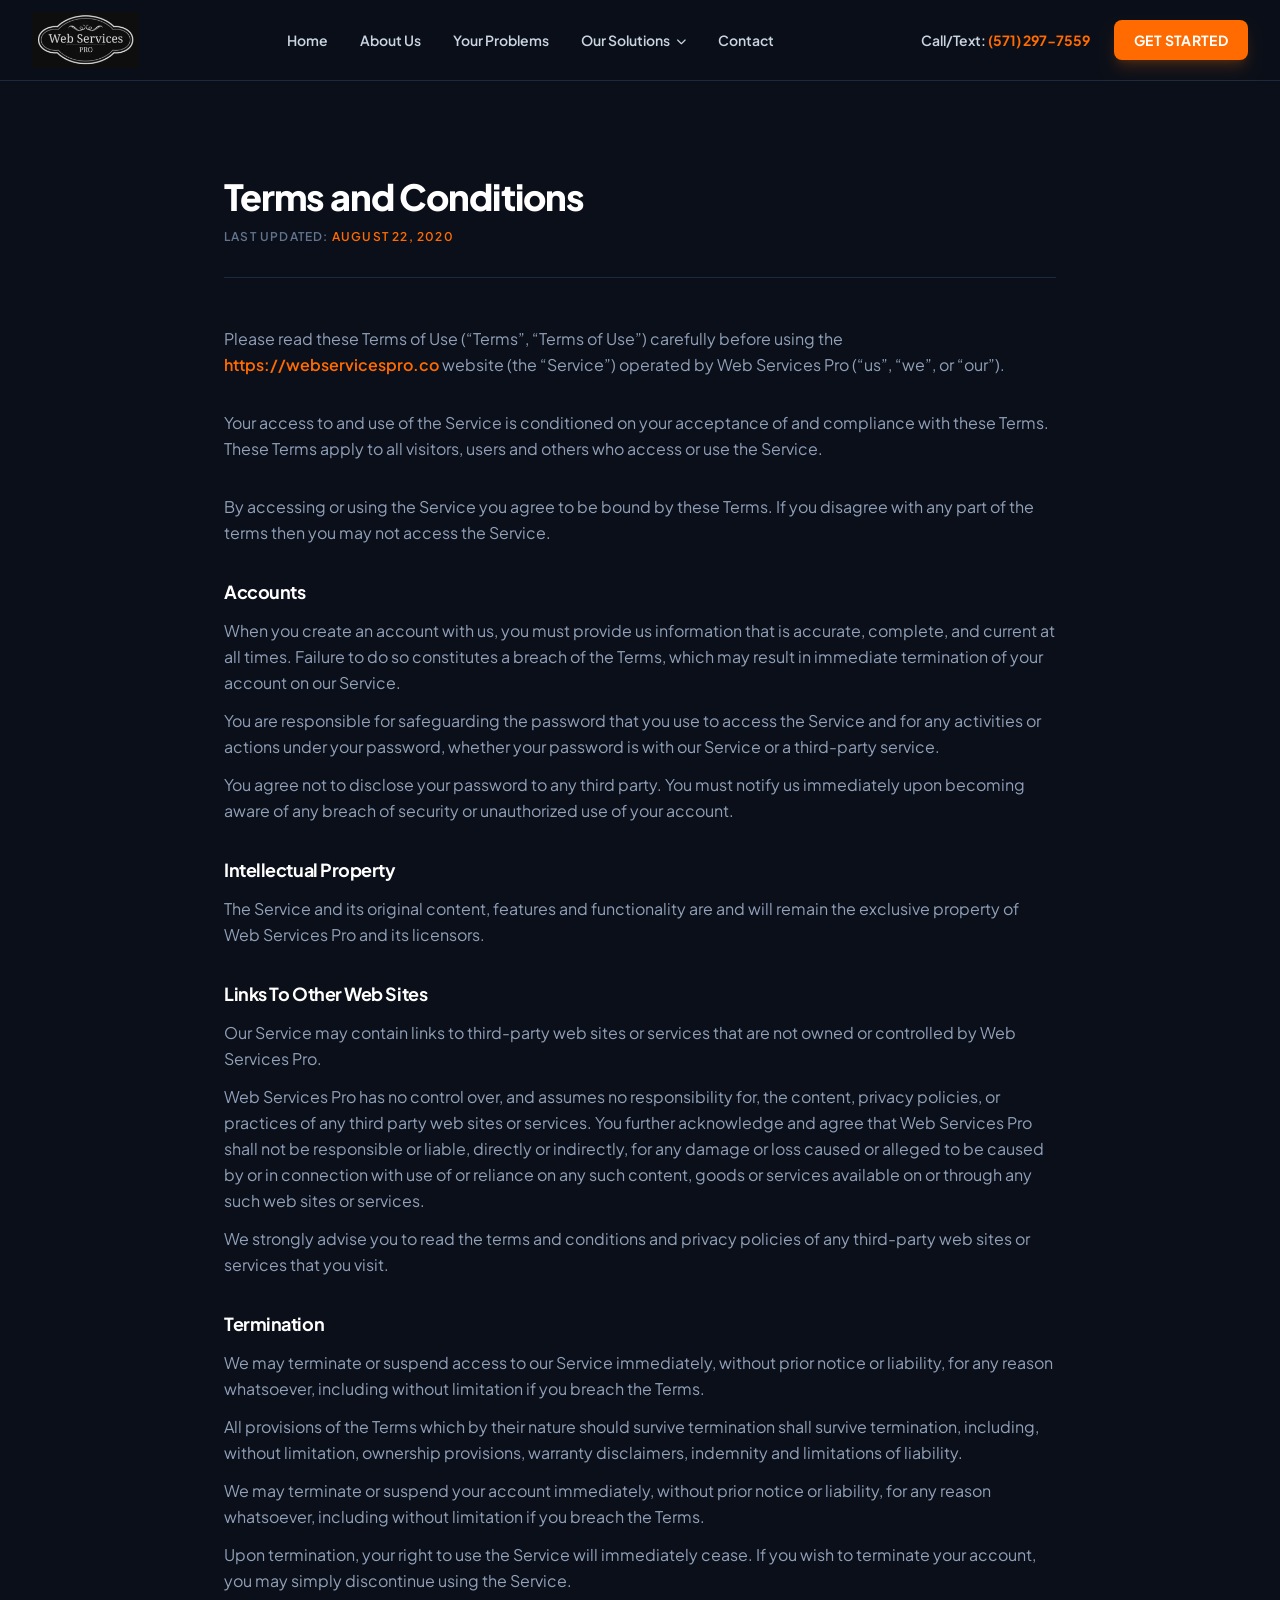
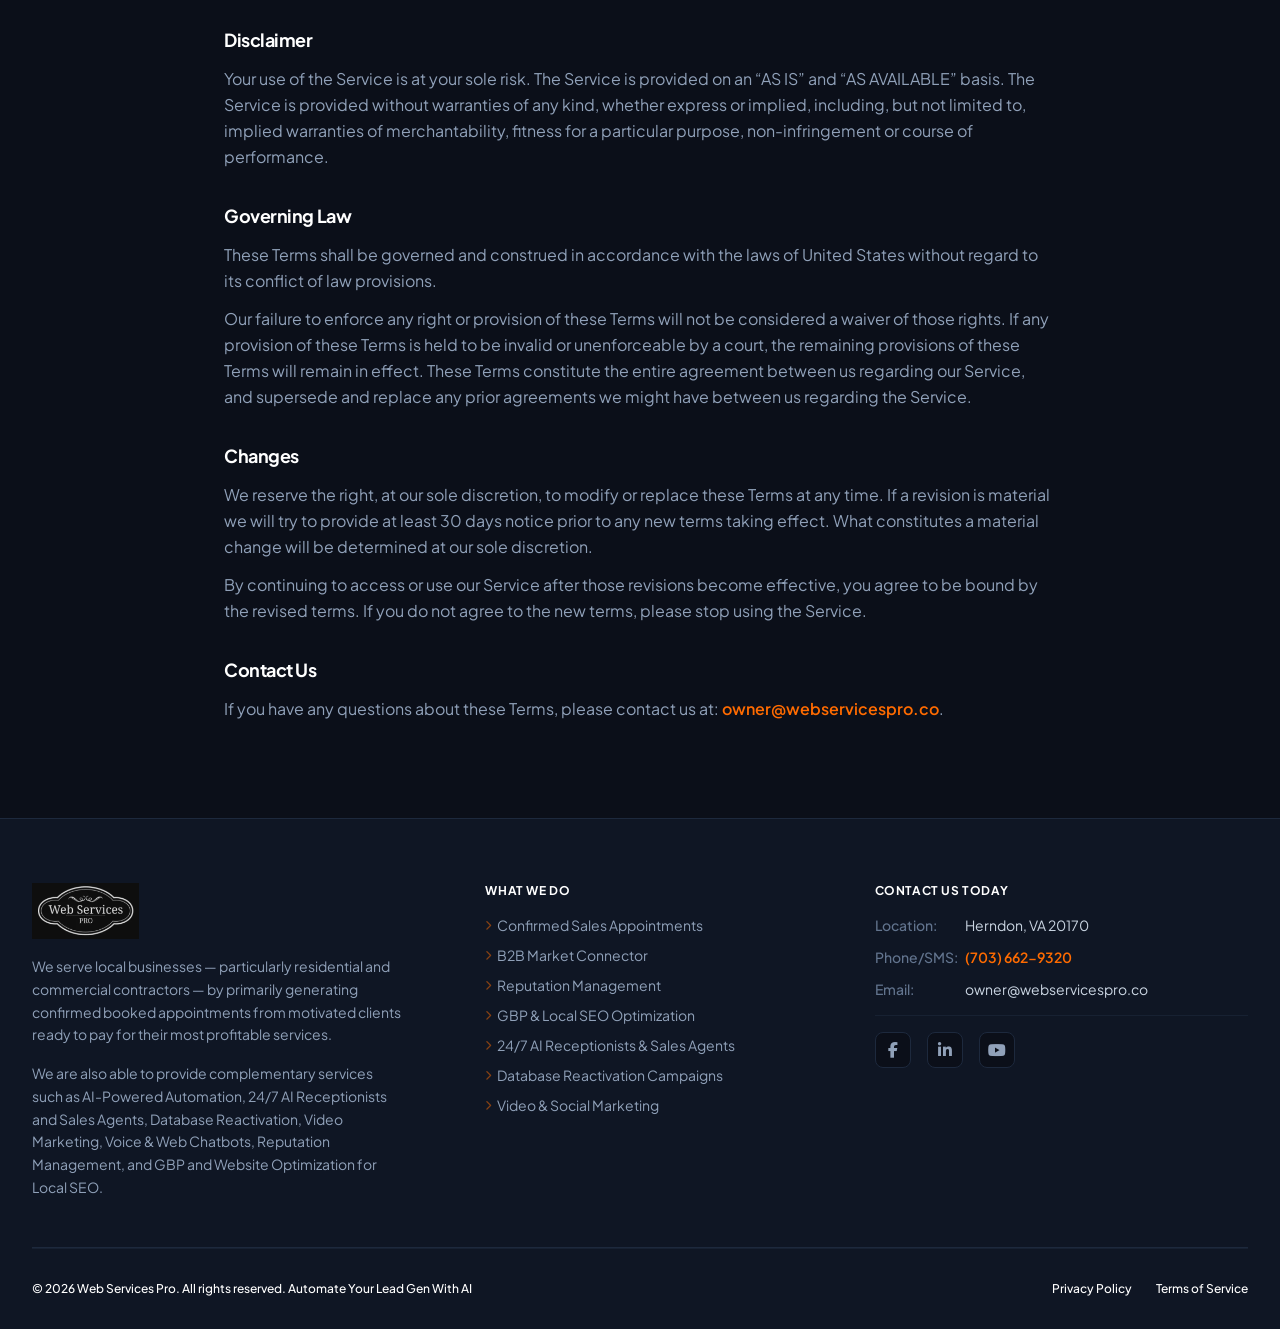
<file: terms-of-service.html>
<!DOCTYPE html>
<html lang="en">
<head>
    <script async defer src="https://www.googletagmanager.com/gtag/js?id=G-N3QEWQ2ZQH"></script>
    <script>
      window.dataLayer = window.dataLayer || [];
      function gtag(){dataLayer.push(arguments);}
      gtag('js', new Date());
      gtag('config', 'G-N3QEWQ2ZQH');
    </script>
	<meta charset="UTF-8">
    <meta name="viewport" content="width=device-width, initial-scale=1.0">
	<link rel="canonical" href="https://webservicespro.co/terms-of-service.html" />
    <title>Terms and Conditions | Web Services Pro</title>
    
    <link rel="stylesheet" href="output.css">
    
    <style>
        body {
            font-family: 'Plus Jakarta Sans', sans-serif;
        }
    </style>
    <link rel="stylesheet" href="https://cdnjs.cloudflare.com/ajax/libs/font-awesome/6.4.0/css/all.min.css" media="print" onload="this.media='all'">
</head>
<body class="bg-darkBg text-slate-100 font-sans antialiased selection:bg-brandOrange selection:text-white">

    <header class="border-b border-slate-800 bg-darkBg/90 backdrop-blur sticky top-0 z-50">
        <div class="max-w-7xl mx-auto px-4 sm:px-6 lg:px-8">
            <div class="flex h-20 items-center justify-between">
                
                <div class="flex items-center">
                    <a href="index.html" class="flex-shrink-0 flex items-center">
                        <img src="Web-Services-Pro-Logo-Black.webp" alt="Web Services Pro Logo" width="224" height="56" class="h-14 w-auto object-contain">
                    </a>
                </div>

                <nav class="hidden lg:flex items-center space-x-8">
                    <a href="index.html" class="text-sm font-semibold text-slate-300 hover:text-brandOrange transition">Home</a>
                    <a href="about-us.html" class="text-sm font-semibold text-slate-300 hover:text-brandOrange transition">About Us</a>
                    <a href="revenue-leaks.html" class="text-sm font-semibold text-slate-300 hover:text-brandOrange transition">Your Problems</a>
					
                    <div class="relative group">
                        <button class="flex items-center gap-1.5 text-sm font-semibold text-slate-300 hover:text-brandOrange transition focus:outline-none py-4">
                            Our Solutions <i class="fa-solid fa-chevron-down text-[10px] tracking-none group-hover:rotate-180 transition-transform duration-200 mt-0.5"></i>
                        </button>
                        <div class="absolute top-full left-1/2 -translate-x-1/2 mt-0 w-64 bg-darkCard border border-slate-800 rounded-2xl p-2.5 shadow-2xl opacity-0 invisible group-hover:opacity-100 group-hover:visible transition-all duration-200 z-50 space-y-1">
                            <a href="ai-agents-chatbots.html" class="block px-4 py-2.5 rounded-xl text-xs font-bold text-slate-300 hover:bg-brandOrange/10 hover:text-white transition">🤖 AI Voice & Chat Agents</a>
                            <a href="gbp-optimization.html" class="block px-4 py-2.5 rounded-xl text-xs font-bold text-slate-300 hover:bg-brandOrange/10 hover:text-white transition">📍 GBP Maps Optimization</a>
                            <a href="reputation-management.html" class="block px-4 py-2.5 rounded-xl text-xs font-bold text-slate-300 hover:bg-brandOrange/10 hover:text-white transition">⭐ Reputation Management</a>
                            <a href="database-reactivation.html" class="block px-4 py-2.5 rounded-xl text-xs font-bold text-slate-300 hover:bg-brandOrange/10 hover:text-white transition">🗄️ Database Reactivation</a>
                            <a href="video-marketing.html" class="block px-4 py-2.5 rounded-xl text-xs font-bold text-slate-300 hover:bg-brandOrange/10 hover:text-white transition">🎥 Video Marketing Ads</a>
							<a href="b2b-market-connector.html" class="block px-4 py-2.5 rounded-xl text-xs font-bold text-brandOrange bg-brandOrange/10 transition">🤝 B2B Market Connector</a>
                        </div>
                    </div>

                    <a href="contact.html" class="text-sm font-semibold text-slate-300 hover:text-brandOrange transition">Contact</a>
                </nav>

                <div class="hidden lg:flex items-center space-x-6">
                    <a href="tel:5712977559" class="text-sm font-semibold text-slate-300 hover:text-white transition">
                        Call/Text: <span class="text-brandOrange font-bold">(571) 297-7559</span>
                    </a>
                    <a href="index.html" class="bg-brandOrange hover:bg-brandOrangeHover text-white px-5 py-2.5 rounded-lg text-sm font-bold tracking-wide shadow-lg shadow-brandOrange/20 transition duration-200 uppercase">
                        Get Started
                    </a>
                </div>

                <div class="flex lg:hidden items-center space-x-4">
                    <a href="tel:5712977559" class="text-xs font-bold text-brandOrange bg-brandOrange/5 border border-brandOrange/10 px-3 py-1.5 rounded-lg">
                        (571) 297-7559
                    </a>
                    <button id="mobile-menu-toggle" type="button" class="text-slate-400 hover:text-white focus:outline-none text-xl p-1" aria-label="Toggle navigation menu">
                        <i id="menu-icon" class="fa-solid fa-bars"></i>
                    </button>
                </div>

            </div>
        </div>

        <div id="mobile-menu" class="hidden lg:hidden border-t border-slate-800/80 bg-darkBg px-4 pt-4 pb-6 space-y-4 shadow-2xl">
            <div class="flex flex-col space-y-2">
                <a href="index.html" class="text-sm font-bold text-slate-300 hover:text-brandOrange transition py-1.5 border-b border-slate-900">Home</a>
                <a href="about-us.html" class="text-sm font-bold text-slate-300 hover:text-brandOrange transition py-1.5 border-b border-slate-900">About Us</a>
                <a href="revenue-leaks.html" class="text-sm font-bold text-slate-300 hover:text-brandOrange transition py-1.5 border-b border-slate-900">Your Problems</a>

                <div class="py-2 space-y-1.5 border-b border-slate-900">
                    <span class="block text-[10px] font-black uppercase text-slate-500 tracking-wider mb-1">Our Core Focus Areas</span>
                    <a href="ai-agents-chatbots.html" class="block text-xs font-bold text-slate-300 hover:text-brandOrange transition pl-2 py-1">🤖 AI Voice & Chat Agents</a>
                    <a href="gbp-optimization.html" class="block text-xs font-bold text-slate-300 hover:text-brandOrange transition pl-2 py-1">📍 GBP Maps Optimization</a>
                    <a href="reputation-management.html" class="block text-xs font-bold text-slate-300 hover:text-brandOrange transition pl-2 py-1">⭐ Reputation Management</a>
                    <a href="database-reactivation.html" class="block text-xs font-bold text-slate-300 hover:text-brandOrange transition pl-2 py-1">🗄️ Database Reactivation</a>
                    <a href="video-marketing.html" class="block text-xs font-bold text-slate-300 hover:text-brandOrange transition pl-2 py-1">🎥 Video Marketing Ads</a>
					<a href="b2b-market-connector.html" class="block text-xs font-bold text-brandOrange transition pl-2 py-1">🤝 B2B Market Connector</a>
                </div>

                <a href="contact.html" class="text-sm font-bold text-slate-300 hover:text-brandOrange transition py-1.5">Contact</a>
            </div>
            
            <div class="pt-2">
                <a href="index.html" class="block w-full bg-brandOrange hover:bg-brandOrangeHover text-white py-3 rounded-xl text-center font-black text-xs uppercase tracking-wider transition shadow-lg shadow-brandOrange/25">
                    Get Started
                </a>
            </div>
        </div>
    </header>

    <main class="max-w-4xl mx-auto px-4 sm:px-6 lg:px-8 py-16 lg:py-24">
        <div class="border-b border-slate-800 pb-8 mb-12">
            <h1 class="text-3xl sm:text-4xl font-black tracking-tight text-white">Terms and Conditions</h1>
            <p class="text-xs font-semibold text-slate-500 uppercase tracking-widest mt-3">
                Last updated: <span class="text-brandOrange">August 22, 2020</span>
            </p>
        </div>

        <div class="prose prose-invert max-w-none text-slate-400 text-sm sm:text-base leading-relaxed space-y-8">
            
            <p>
                Please read these Terms of Use (“Terms”, “Terms of Use”) carefully before using the <a href="https://webservicespro.co" class="text-brandOrange hover:underline font-semibold">https://webservicespro.co</a> website (the “Service”) operated by Web Services Pro (“us”, “we”, or “our”).
            </p>
            
            <p>
                Your access to and use of the Service is conditioned on your acceptance of and compliance with these Terms. These Terms apply to all visitors, users and others who access or use the Service.
            </p>

            <p>
                By accessing or using the Service you agree to be bound by these Terms. If you disagree with any part of the terms then you may not access the Service.
            </p>

            <div class="space-y-3">
                <h3 class="text-lg font-bold text-white tracking-tight">Accounts</h3>
                <p>
                    When you create an account with us, you must provide us information that is accurate, complete, and current at all times. Failure to do so constitutes a breach of the Terms, which may result in immediate termination of your account on our Service.
                </p>
                <p>
                    You are responsible for safeguarding the password that you use to access the Service and for any activities or actions under your password, whether your password is with our Service or a third-party service.
                </p>
                <p>
                    You agree not to disclose your password to any third party. You must notify us immediately upon becoming aware of any breach of security or unauthorized use of your account.
                </p>
            </div>

            <div class="space-y-3">
                <h3 class="text-lg font-bold text-white tracking-tight">Intellectual Property</h3>
                <p>
                    The Service and its original content, features and functionality are and will remain the exclusive property of Web Services Pro and its licensors.
                </p>
            </div>

            <div class="space-y-3">
                <h3 class="text-lg font-bold text-white tracking-tight">Links To Other Web Sites</h3>
                <p>
                    Our Service may contain links to third-party web sites or services that are not owned or controlled by Web Services Pro.
                </p>
                <p>
                    Web Services Pro has no control over, and assumes no responsibility for, the content, privacy policies, or practices of any third party web sites or services. You further acknowledge and agree that Web Services Pro shall not be responsible or liable, directly or indirectly, for any damage or loss caused or alleged to be caused by or in connection with use of or reliance on any such content, goods or services available on or through any such web sites or services.
                </p>
                <p>
                    We strongly advise you to read the terms and conditions and privacy policies of any third-party web sites or services that you visit.
                </p>
            </div>

            <div class="space-y-3">
                <h3 class="text-lg font-bold text-white tracking-tight">Termination</h3>
                <p>
                    We may terminate or suspend access to our Service immediately, without prior notice or liability, for any reason whatsoever, including without limitation if you breach the Terms.
                </p>
                <p>
                    All provisions of the Terms which by their nature should survive termination shall survive termination, including, without limitation, ownership provisions, warranty disclaimers, indemnity and limitations of liability.
                </p>
                <p>
                    We may terminate or suspend your account immediately, without prior notice or liability, for any reason whatsoever, including without limitation if you breach the Terms.
                </p>
                <p>
                    Upon termination, your right to use the Service will immediately cease. If you wish to terminate your account, you may simply discontinue using the Service.
                </p>
            </div>

            <div class="space-y-3">
                <h3 class="text-lg font-bold text-white tracking-tight">Disclaimer</h3>
                <p>
                    Your use of the Service is at your sole risk. The Service is provided on an “AS IS” and “AS AVAILABLE” basis. The Service is provided without warranties of any kind, whether express or implied, including, but not limited to, implied warranties of merchantability, fitness for a particular purpose, non-infringement or course of performance.
                </p>
            </div>

            <div class="space-y-3">
                <h3 class="text-lg font-bold text-white tracking-tight">Governing Law</h3>
                <p>
                    These Terms shall be governed and construed in accordance with the laws of United States without regard to its conflict of law provisions.
                </p>
                <p>
                    Our failure to enforce any right or provision of these Terms will not be considered a waiver of those rights. If any provision of these Terms is held to be invalid or unenforceable by a court, the remaining provisions of these Terms will remain in effect. These Terms constitute the entire agreement between us regarding our Service, and supersede and replace any prior agreements we might have between us regarding the Service.
                </p>
            </div>

            <div class="space-y-3">
                <h3 class="text-lg font-bold text-white tracking-tight">Changes</h3>
                <p>
                    We reserve the right, at our sole discretion, to modify or replace these Terms at any time. If a revision is material we will try to provide at least 30 days notice prior to any new terms taking effect. What constitutes a material change will be determined at our sole discretion.
                </p>
                <p>
                    By continuing to access or use our Service after those revisions become effective, you agree to be bound by the revised terms. If you do not agree to the new terms, please stop using the Service.
                </p>
            </div>

            <div class="space-y-3">
                <h3 class="text-lg font-bold text-white tracking-tight">Contact Us</h3>
                <p>
                    If you have any questions about these Terms, please contact us at: 
                    <a href="mailto:owner@webservicespro.co" class="text-brandOrange hover:underline font-semibold">owner@webservicespro.co</a>.
                </p>
            </div>

        </div>
    </main>

    <footer class="bg-darkCard/80 border-t border-slate-800 pt-16 pb-8 text-slate-400 text-sm">
        <div class="max-w-7xl mx-auto px-4 sm:px-6 lg:px-8">
            <div class="grid grid-cols-1 md:grid-cols-3 gap-12 pb-12 border-b border-slate-800">
                
                <div class="space-y-4">
                    <div class="mb-4">
                        <img src="Web-Services-Pro-Logo-Black.webp" alt="Web Services Pro Logo" width="224" height="56" class="h-14 w-auto object-contain">
                    </div>
                    <p class="text-slate-400 text-xs sm:text-sm leading-relaxed">
                        We serve local businesses — particularly residential and commercial contractors — by primarily generating confirmed booked appointments from motivated clients ready to pay for their most profitable services.
                    </p>
                    <p class="text-slate-400 text-xs sm:text-sm leading-relaxed">
                        We are also able to provide complementary services such as AI-Powered Automation, 24/7 AI Receptionists and Sales Agents, Database Reactivation, Video Marketing, Voice & Web Chatbots, Reputation Management, and GBP and Website Optimization for Local SEO.
                    </p>
                </div>

                <div class="md:pl-8">
                    <h4 class="text-xs font-bold uppercase tracking-wider text-white mb-4">
                        What We Do
                    </h4>
                    <ul class="space-y-2.5 text-xs sm:text-sm">
                        <li>
                            <a href="index.html" class="hover:text-brandOrange transition duration-150 flex items-center gap-1.5">
                                <i class="fa-solid fa-chevron-right text-[10px] text-brandOrange/50"></i> Confirmed Sales Appointments
                            </a>
                        </li>
						<li>
                        	<a href="b2b-market-connector.html" class="hover:text-brandOrange transition duration-150 flex items-center gap-1.5">
                         	   <i class="fa-solid fa-chevron-right text-[10px] text-brandOrange/50"></i> B2B Market Connector
                        	</a>
                    	</li>
	                    <li>
                            <a href="reputation-management.html" class="hover:text-brandOrange transition duration-150 flex items-center gap-1.5">
                                <i class="fa-solid fa-chevron-right text-[10px] text-brandOrange/50"></i> Reputation Management
                            </a>
                        </li>
                        <li>
                            <a href="gbp-optimization.html" class="hover:text-brandOrange transition duration-150 flex items-center gap-1.5">
                                <i class="fa-solid fa-chevron-right text-[10px] text-brandOrange/50"></i> GBP & Local SEO Optimization
                            </a>
                        </li>
                        <li>
                            <a href="ai-agents-chatbots.html" class="hover:text-brandOrange transition duration-150 flex items-center gap-1.5">
                                <i class="fa-solid fa-chevron-right text-[10px] text-brandOrange/50"></i> 24/7 AI Receptionists & Sales Agents
                            </a>
                        </li>
                        <li>
                            <a href="database-reactivation.html" class="hover:text-brandOrange transition duration-150 flex items-center gap-1.5">
                                <i class="fa-solid fa-chevron-right text-[10px] text-brandOrange/50"></i> Database Reactivation Campaigns
                            </a>
                        </li>
                        <li>
                            <a href="video-marketing.html" class="hover:text-brandOrange transition duration-150 flex items-center gap-1.5">
                                <i class="fa-solid fa-chevron-right text-[10px] text-brandOrange/50"></i> Video & Social Marketing
                            </a>
                        </li>
                    </ul>
                </div>

                <div class="space-y-4">
                    <h4 class="text-xs font-bold uppercase tracking-wider text-white mb-4">
                        Contact Us Today
                    </h4>
                    <div class="space-y-3 text-xs sm:text-sm">
                        <p class="flex items-start gap-2.5">
                            <span class="text-slate-500 font-medium shrink-0 w-20">Location:</span>
                            <span class="text-slate-300">Herndon, VA 20170</span>
                        </p>
                        <p class="flex items-start gap-2.5">
                            <span class="text-slate-500 font-medium shrink-0 w-20">Phone/SMS:</span>
                            <a href="sms:7036629320" class="text-brandOrange hover:underline font-semibold">(703) 662-9320</a>
                        </p>
                        <p class="flex items-start gap-2.5">
                            <span class="text-slate-500 font-medium shrink-0 w-20">Email:</span>
                            <a href="mailto:owner@webservicespro.co" class="text-slate-300 hover:text-brandOrange transition">owner@webservicespro.co</a>
                        </p>
                    </div>

                    <div class="pt-4 border-t border-slate-800/60 mt-4">
                        <div class="flex items-center gap-4">
                            <a href="https://www.facebook.com/appointmentsforcontractors/" target="_blank" rel="noopener noreferrer" 
                               class="w-9 h-9 rounded-lg bg-darkBg border border-slate-800 flex items-center justify-center text-slate-400 hover:text-brandOrange hover:border-brandOrange/40 transition duration-200 text-base" title="Follow on Facebook">
                                <i class="fa-brands fa-facebook-f"></i>
                            </a>
                            <a href="https://www.linkedin.com/in/get-leads-and-booked-appointments/" target="_blank" rel="noopener noreferrer" 
                               class="w-9 h-9 rounded-lg bg-darkBg border border-slate-800 flex items-center justify-center text-slate-400 hover:text-brandOrange hover:border-brandOrange/40 transition duration-200 text-base" title="Connect on LinkedIn">
                                <i class="fa-brands fa-linkedin-in"></i>
                            </a>
                            <a href="https://www.youtube.com/@webservicespro" target="_blank" rel="noopener noreferrer" 
                               class="w-9 h-9 rounded-lg bg-darkBg border border-slate-800 flex items-center justify-center text-slate-400 hover:text-brandOrange hover:border-brandOrange/40 transition duration-200 text-base" title="Subscribe on YouTube">
                                <i class="fa-brands fa-youtube"></i>
                            </a>
                        </div>
                    </div>
                </div>

            </div>

            <div class="pt-8 flex flex-col sm:flex-row items-center justify-between gap-4 text-xs text-white border-t border-slate-800/60">
                <p class="font-medium">&copy; 2026 Web Services Pro. All rights reserved. Automate Your Lead Gen With AI</p>
                <div class="flex gap-6">
                    <a href="privacy-policy.html" class="hover:text-brandOrange transition font-medium">Privacy Policy</a>
                    <a href="terms-of-service.html" class="hover:text-brandOrange transition font-medium">Terms of Service</a>
                </div>
            </div>
        </div>
    </footer>

	<script>
        (function() {
            const toggleBtn = document.getElementById('mobile-menu-toggle');
            const mobileMenu = document.getElementById('mobile-menu');
            const menuIcon = document.getElementById('menu-icon');

            if (toggleBtn && mobileMenu && menuIcon) {
                toggleBtn.addEventListener('click', () => {
                    const isHidden = mobileMenu.classList.contains('hidden');
                    if (isHidden) {
                        mobileMenu.classList.remove('hidden');
                        menuIcon.classList.remove('fa-bars');
                        menuIcon.classList.add('fa-xmark');
                    } else {
                        mobileMenu.classList.add('hidden');
                        menuIcon.classList.remove('fa-xmark');
                        menuIcon.classList.add('fa-bars');
                    }
                });
            }
        })();
    </script>
	
	<link rel="preconnect" href="https://fonts.googleapis.com">
    <link rel="preconnect" href="https://fonts.gstatic.com" crossorigin>
    <link href="https://fonts.googleapis.com/css2?family=Plus+Jakarta+Sans:wght=300;400;500;600;700;800;900&display=swap" rel="stylesheet">
	<script>
	window.addEventListener('DOMContentLoaded', () => {
  	  setTimeout(() => {
    	    const aminosChat = document.createElement('script');
        	aminosChat.src = "https://platform.aminos.ai/w/chat_plugin.js";
        	aminosChat.setAttribute('data-bot-id', '10113');
        	document.body.appendChild(aminosChat);
    	}, 3500); // 3500 milliseconds = 3.5 seconds delay
	});
	</script>

</body>
</html>
</file>
